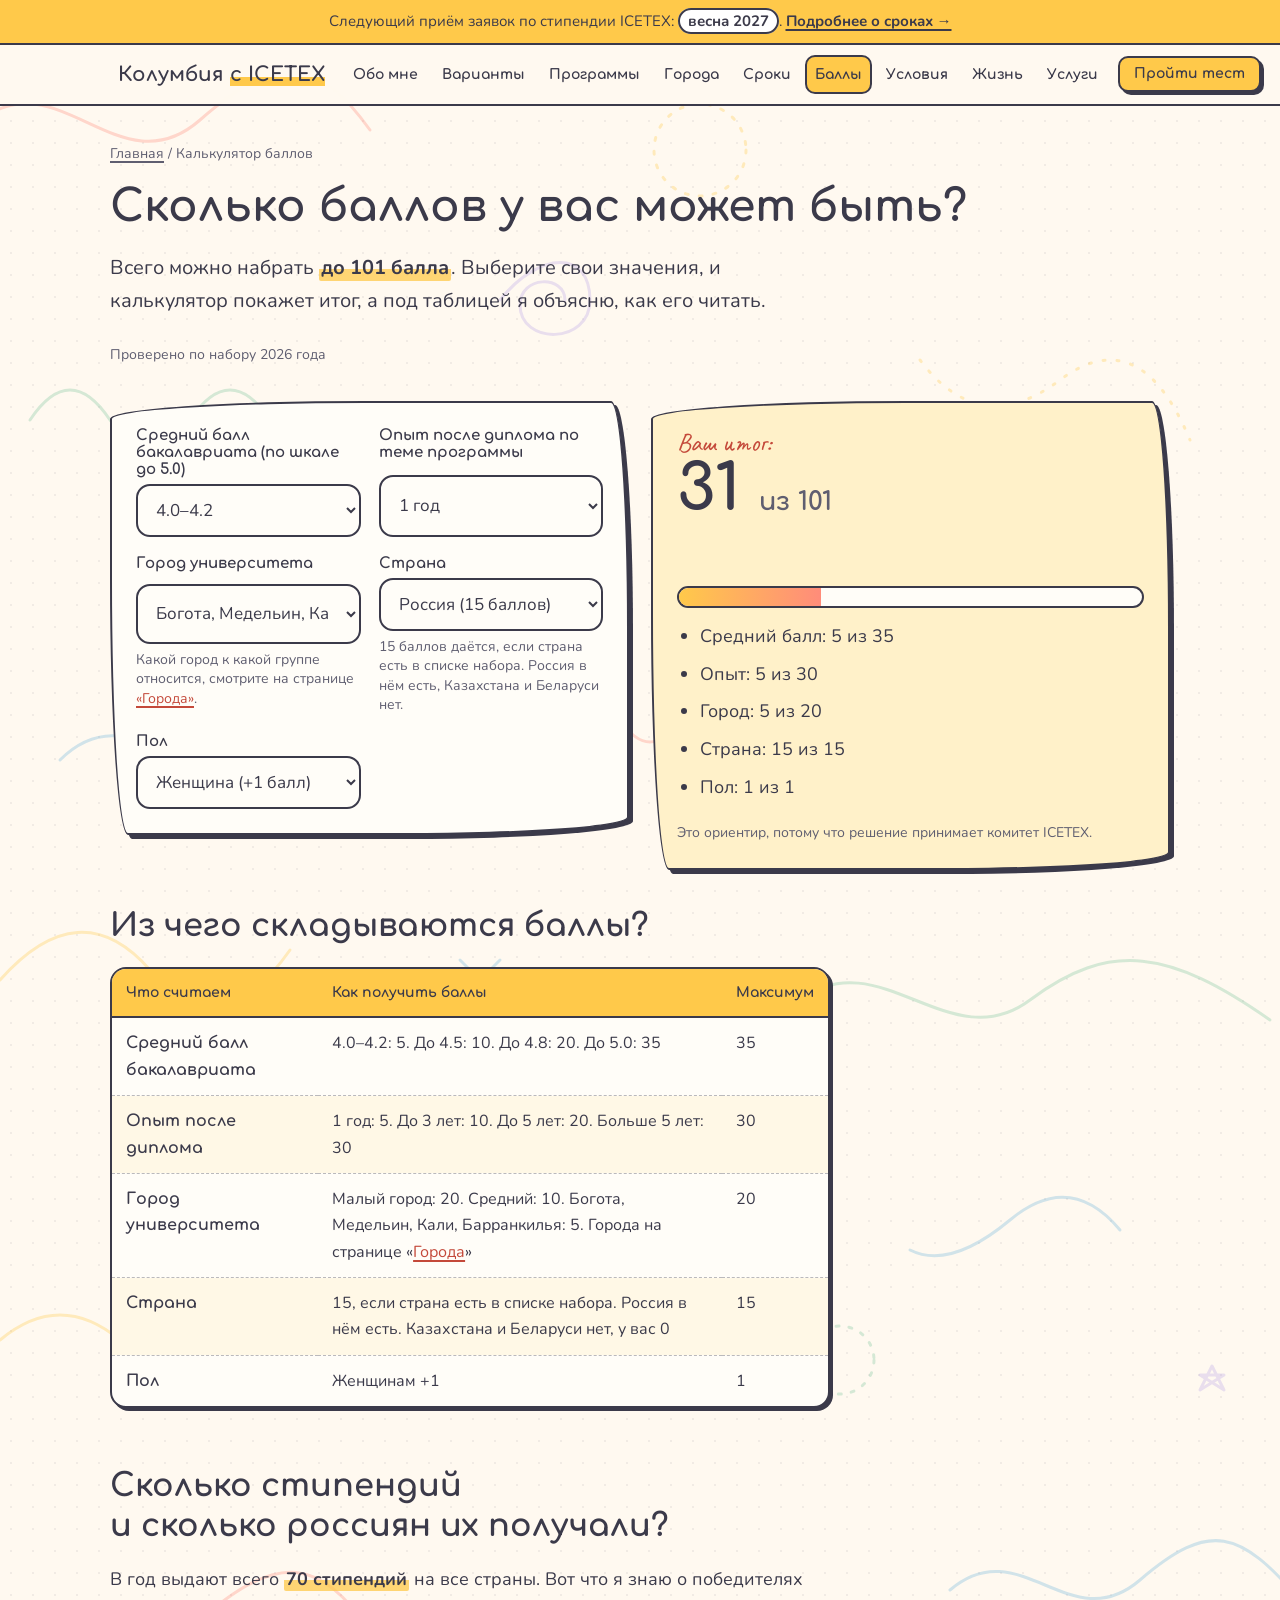
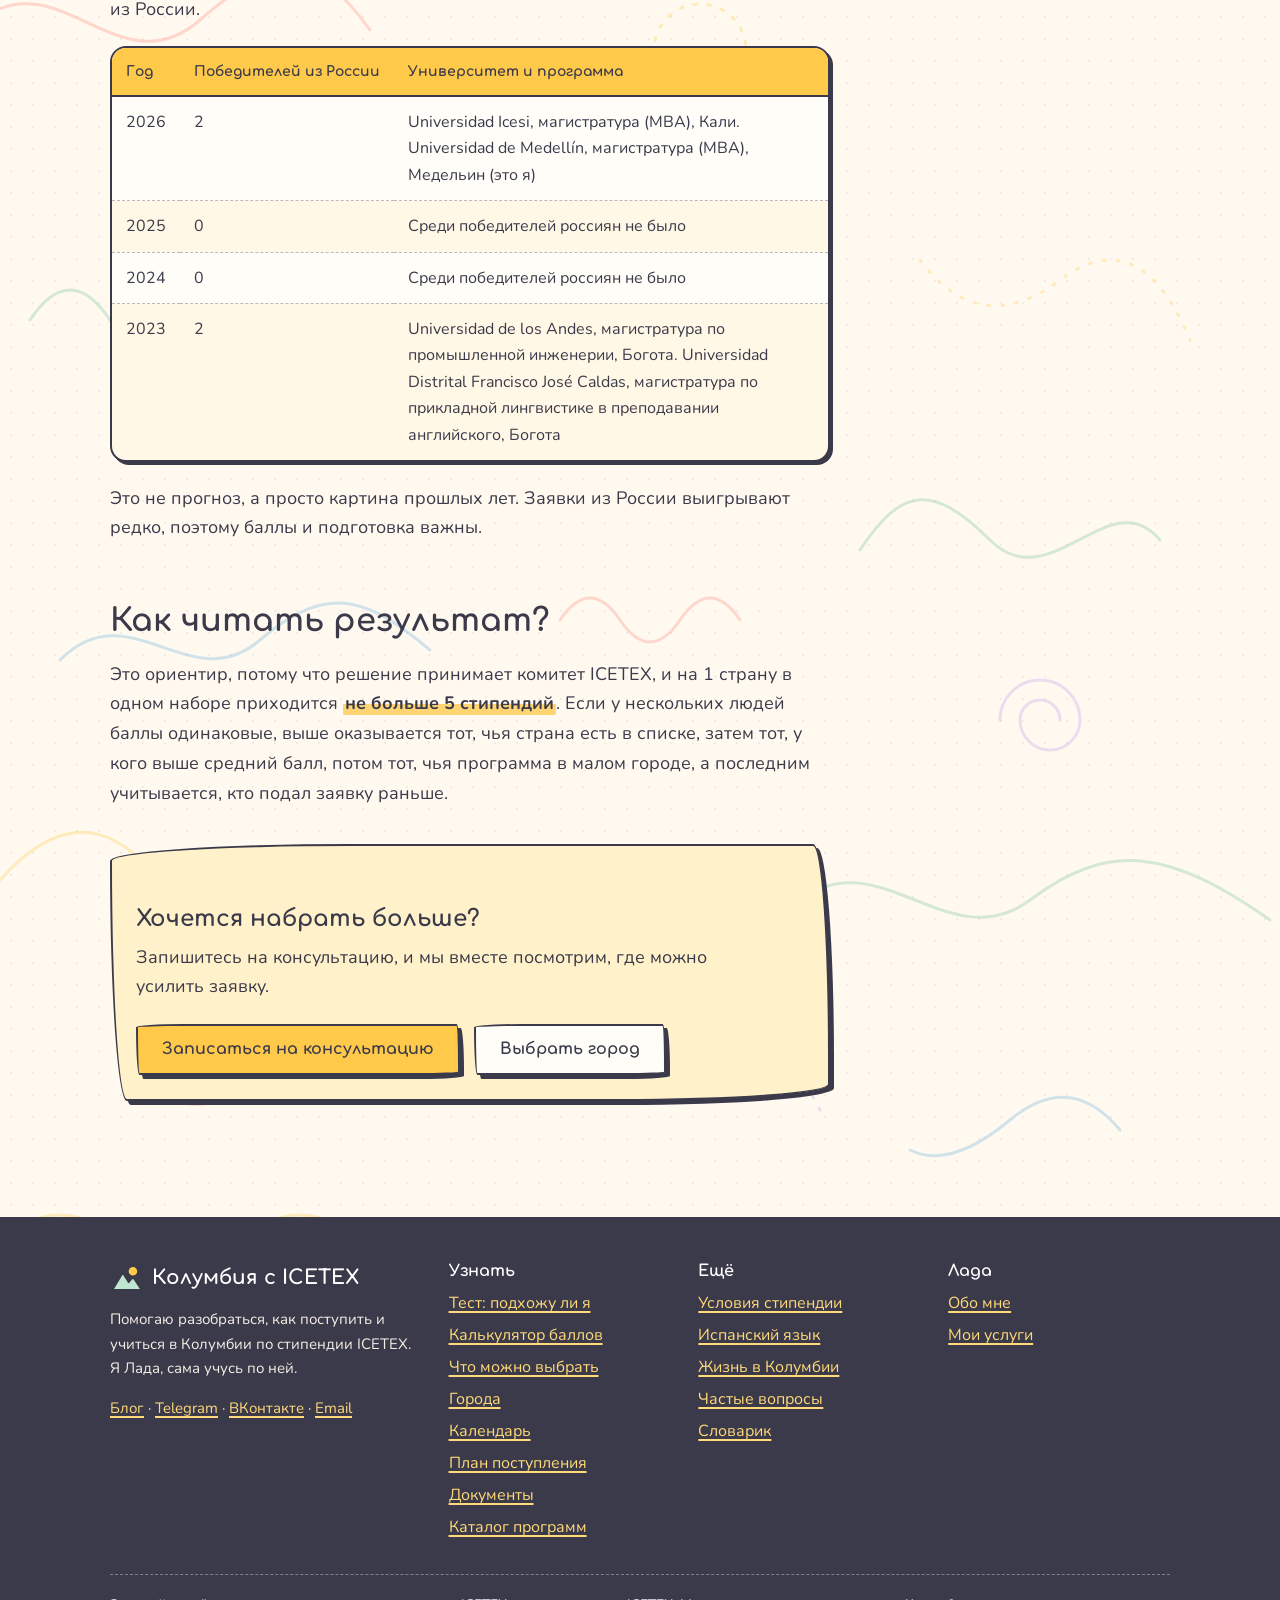
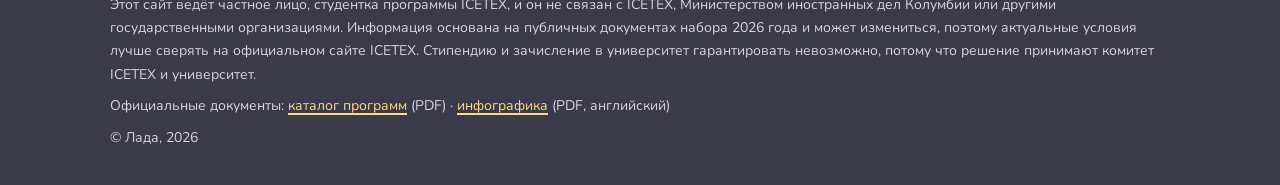
<file: baly/index.html>
<!DOCTYPE html>
<html lang="ru">
<head>
<meta charset="utf-8">
<meta name="viewport" content="width=device-width, initial-scale=1">
<title>Калькулятор баллов ICETEX: сколько баллов у вас может быть из 101</title>
<meta name="description" content="Посчитайте свои баллы по правилам набора 2026 года: средний балл, опыт, город, страна. Максимум 101.">
<meta property="og:type" content="website">
<meta property="og:locale" content="ru_RU">
<meta property="og:title" content="Калькулятор баллов ICETEX: сколько баллов у вас может быть из 101">
<meta property="og:description" content="Посчитайте свои баллы по правилам набора 2026 года: средний балл, опыт, город, страна. Максимум 101.">
<meta property="og:url" content="https://USERNAME.github.io/REPO/baly/">
<meta name="theme-color" content="#FFC94A">
<link rel="icon" href="../assets/img/favicon.svg" type="image/svg+xml">
<link rel="preconnect" href="https://fonts.googleapis.com">
<link rel="preconnect" href="https://fonts.gstatic.com" crossorigin>
<link href="https://fonts.googleapis.com/css2?family=Caveat:wght@600&family=Comfortaa:wght@700&family=Nunito:wght@400;600;700;800&display=swap" rel="stylesheet">
<link rel="stylesheet" href="../assets/css/style.css">
</head>
<body>
<a class="skip-link" href="#main">Перейти к содержимому</a>

<!-- Плашка про ближайший набор: одинаковая на всех страницах -->
<div class="notice" role="note">
 <div class="notice__inner">
  <p>Следующий приём заявок по стипендии ICETEX: <mark class="hl hl--strong">весна 2027</mark>. <a href="../sroki/">Подробнее о сроках →</a></p>
 </div>
</div>

<header class="site-header">
 <div class="site-header__inner">
  <a class="logo" href="../" aria-label="На главную"><svg viewBox="0 0 40 40" aria-hidden="true"><circle cx="27" cy="12" r="6" fill="#FFC94A" stroke="#3B3A4A" stroke-width="2"/><path d="M3 34 L15 14 L22 25 L27 19 L37 34 Z" fill="#BFE6D0" stroke="#3B3A4A" stroke-width="2" stroke-linejoin="round"/></svg><span>Колумбия <em>с ICETEX</em></span></a>
  <button class="menu-toggle" type="button" aria-expanded="false" aria-controls="site-nav">Меню</button>
  <nav class="nav" id="site-nav" aria-label="Основное меню">
   <a href="../obo-mne/">Обо мне</a><a href="../varianty/">Варианты</a><a href="../katalog/">Программы</a><a href="../goroda/">Города</a><a href="../sroki/">Сроки</a><a href="../baly/" aria-current="page">Баллы</a><a href="../usloviya/">Условия</a><a href="../byudzhet/">Жизнь</a><a href="../uslugi/">Услуги</a>
   <a class="btn" href="../test/">Пройти тест</a>
  </nav>
 </div>
</header>

<main id="main">
<section class="page-head"><div class="container"><nav class="crumbs" aria-label="Хлебные крошки"><a href="../">Главная</a> / Калькулятор баллов</nav><h1>Сколько баллов у вас может быть?</h1><p class="lead">Всего можно набрать <mark class="hl">до 101 балла</mark>. Выберите свои значения, и калькулятор покажет итог, а под таблицей я объясню, как его читать.</p><span class="checked">Проверено по <span data-cfg-date>набору 2026 года</span></span></div></section>
<section class="section" style="padding-top:8px"><div class="container">
 <div class="grid grid--2" style="align-items:start">
  <form id="calc" class="card form" onsubmit="return false" aria-label="Калькулятор баллов">
   <div class="calc-grid">
    <div class="field"><label for="gpa">Средний балл бакалавриата (по шкале до 5.0)</label>
     <select id="gpa" name="gpa">
      <option value="-1">Ниже 4.0</option>
      <option value="5" selected>4.0–4.2</option>
      <option value="10">4.3–4.5</option>
      <option value="20">4.6–4.8</option>
      <option value="35">4.9–5.0</option>
     </select></div>
    <div class="field"><label for="exp">Опыт после диплома по теме программы</label>
     <select id="exp" name="exp">
      <option value="-1">Меньше 1 года</option>
      <option value="5" selected>1 год</option>
      <option value="10">Больше 1 года, до 3 лет</option>
      <option value="20">От 3 до 5 лет</option>
      <option value="30">Больше 5 лет</option>
     </select></div>
    <div class="field"><label for="city">Город университета</label>
     <select id="city" name="city">
      <option value="20">Малый город (20 баллов)</option>
      <option value="10">Средний город (10 баллов)</option>
      <option value="5" selected>Богота, Медельин, Кали, Барранкилья (5 баллов)</option>
     </select><small>Какой город к какой группе относится, смотрите на странице <a href="../goroda/">«Города»</a>.</small></div>
    <div class="field"><label for="country">Страна</label>
     <select id="country" name="country">
      <option value="15" selected>Россия (15 баллов)</option>
      <option value="0">Казахстан, Беларусь (0 баллов)</option>
      <option value="0">Другая страна (проверьте список в правилах набора)</option>
     </select><small>15 баллов даётся, если страна есть в списке набора. Россия в нём есть, Казахстана и Беларуси нет.</small></div>
    <div class="field"><label for="gender">Пол</label>
     <select id="gender" name="gender">
      <option value="1" selected>Женщина (+1 балл)</option>
      <option value="0">Мужчина (0 баллов)</option>
     </select></div>
   </div>
   <p class="callout callout--coral" id="calc-warn" role="alert" hidden></p>
  </form>
  <div class="card card--sun" aria-live="polite">
   <p class="note" style="margin:0">Ваш итог:</p>
   <p class="result__score"><span id="calc-total">0</span> <small>из 101</small></p>
   <div class="meter" role="progressbar" aria-valuemin="0" aria-valuemax="101" aria-valuenow="0" aria-label="Баллы"><i id="calc-meter"></i></div>
   <ul id="calc-parts"></ul>
   <p class="count-note">Это ориентир, потому что решение принимает комитет ICETEX.</p>
  </div>
 </div>

 <div class="text prose" style="margin-top:36px">
  <h2>Из чего складываются баллы?</h2>
  <div class="table-wrap "><table><thead><tr><th scope="col">Что считаем</th><th scope="col">Как получить баллы</th><th scope="col">Максимум</th></tr></thead><tbody><tr><td><strong>Средний балл бакалавриата</strong></td><td>4.0–4.2: 5. До 4.5: 10. До 4.8: 20. До 5.0: 35</td><td>35</td></tr><tr><td><strong>Опыт после диплома</strong></td><td>1 год: 5. До 3 лет: 10. До 5 лет: 20. Больше 5 лет: 30</td><td>30</td></tr><tr><td><strong>Город университета</strong></td><td>Малый город: 20. Средний: 10. Богота, Медельин, Кали, Барранкилья: 5. Города на странице «<a href="../goroda/">Города</a>»</td><td>20</td></tr><tr><td><strong>Страна</strong></td><td>15, если страна есть в списке набора. Россия в нём есть. Казахстана и Беларуси нет, у вас 0</td><td>15</td></tr><tr><td><strong>Пол</strong></td><td>Женщинам +1</td><td>1</td></tr></tbody></table></div>
  <h2 id="rossiyane">Сколько стипендий<br>и сколько россиян их получали?</h2>
  <p>В год выдают всего <mark class="hl">70 стипендий</mark> на все страны. Вот что я знаю о победителях из России.</p>
  <div class="table-wrap "><table><thead><tr><th scope="col">Год</th><th scope="col">Победителей из России</th><th scope="col">Университет и программа</th></tr></thead><tbody><tr><td>2026</td><td>2</td><td>Universidad Icesi, магистратура (MBA), Кали. Universidad de Medellín, магистратура (MBA), Медельин (это я)</td></tr><tr><td>2025</td><td>0</td><td>Среди победителей россиян не было</td></tr><tr><td>2024</td><td>0</td><td>Среди победителей россиян не было</td></tr><tr><td>2023</td><td>2</td><td>Universidad de los Andes, магистратура по промышленной инженерии, Богота. Universidad Distrital Francisco José Caldas, магистратура по прикладной лингвистике в преподавании английского, Богота</td></tr></tbody></table></div><p>Это не прогноз, а просто картина прошлых лет. Заявки из России выигрывают редко, поэтому баллы и подготовка важны.</p>
  <h2>Как читать результат?</h2>
  <p>Это ориентир, потому что решение принимает комитет ICETEX, и на 1 страну в одном наборе приходится <mark class="hl">не больше 5 стипендий</mark>. Если у нескольких людей баллы одинаковые, выше оказывается тот, чья страна есть в списке, затем тот, у кого выше средний балл, потом тот, чья программа в малом городе, а последним учитывается, кто подал заявку раньше.</p>
  <div class="card card--sun cta-box"><h3>Хочется набрать больше?</h3><p>Запишитесь на консультацию, и мы вместе посмотрим, где можно усилить заявку.</p><div class="btn-row"><a class="btn " href="../uslugi/#zapis">Записаться на консультацию</a><a class="btn btn--ghost" href="../goroda/">Выбрать город</a></div></div>
 </div>
</div></section>

</main>

<div class="float-cta"><a class="btn" href="../test/">Пройти тест</a></div>

<footer class="site-footer">
 <div class="container">
  <div class="footer__grid">
   <div class="footer__about">
    <a class="logo" href="../" style="color:#fff"><svg viewBox="0 0 40 40" aria-hidden="true"><circle cx="27" cy="12" r="6" fill="#FFC94A" stroke="#3B3A4A" stroke-width="2"/><path d="M3 34 L15 14 L22 25 L27 19 L37 34 Z" fill="#BFE6D0" stroke="#3B3A4A" stroke-width="2" stroke-linejoin="round"/></svg><span>Колумбия с ICETEX</span></a>
    <p style="margin-top:12px">Помогаю разобраться, как поступить и учиться в Колумбии по стипендии ICETEX. Я Лада, сама учусь по ней.</p>
    <p><a data-cfg="instagram" class="is-todo " href="#">Блог</a> · <a data-cfg="telegram" class="is-todo " href="#">Telegram</a> · <a data-cfg="vk" class="is-todo " href="#">ВКонтакте</a> · <a data-cfg="email" class="is-todo " href="#">Email</a></p>
   </div>
   <div><h4>Узнать</h4><ul><li><a href="../test/">Тест: подхожу ли я</a></li><li><a href="../baly/">Калькулятор баллов</a></li><li><a href="../varianty/">Что можно выбрать</a></li><li><a href="../goroda/">Города</a></li><li><a href="../sroki/">Календарь</a></li><li><a href="../plan/">План поступления</a></li><li><a href="../dokumenty/">Документы</a></li><li><a href="../katalog/">Каталог программ</a></li></ul></div>
   <div><h4>Ещё</h4><ul><li><a href="../usloviya/">Условия стипендии</a></li><li><a href="../ispanskij/">Испанский язык</a></li><li><a href="../byudzhet/">Жизнь в Колумбии</a></li><li><a href="../voprosy/">Частые вопросы</a></li><li><a href="../slovar/">Словарик</a></li></ul></div>
   <div><h4>Лада</h4><ul><li><a href="../obo-mne/">Обо мне</a></li><li><a href="../uslugi/">Мои услуги</a></li></ul></div>
  </div>
  <div class="disclaimer">
   <p>Этот сайт ведёт частное лицо, студентка программы ICETEX, и он не связан с ICETEX, Министерством иностранных дел Колумбии или другими государственными организациями. Информация основана на публичных документах набора 2026 года и может измениться, поэтому актуальные условия лучше сверять на официальном сайте ICETEX. Стипендию и зачисление в университет гарантировать невозможно, потому что решение принимают комитет ICETEX и университет.</p>
   <p>Официальные документы: <a data-cfg="catalog" href="#">каталог программ</a> (PDF) · <a data-cfg="info" href="#">инфографика</a> (PDF, английский)</p>
   <p>© Лада, 2026</p>
  </div>
 </div>
</footer>

<script src="../assets/js/config.js"></script>
<script src="../assets/js/main.js"></script>
</body>
</html>
</file>
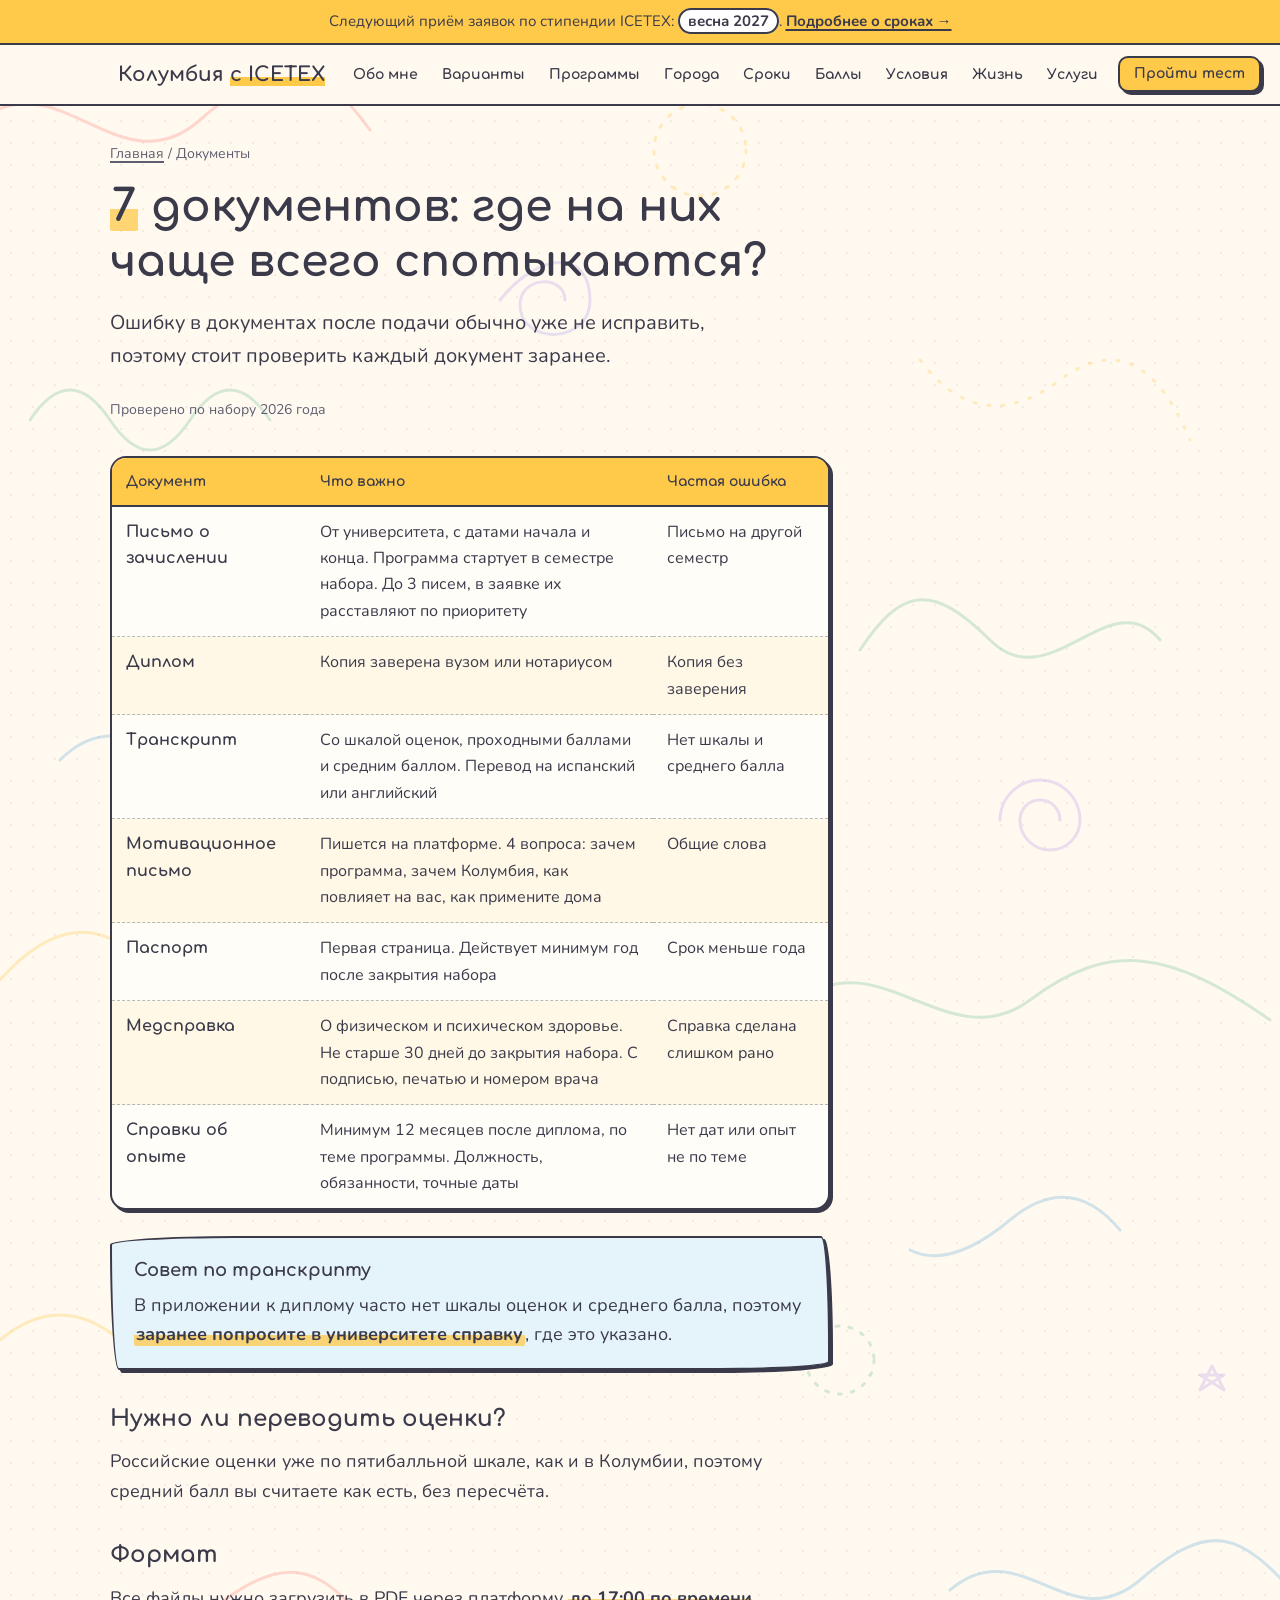
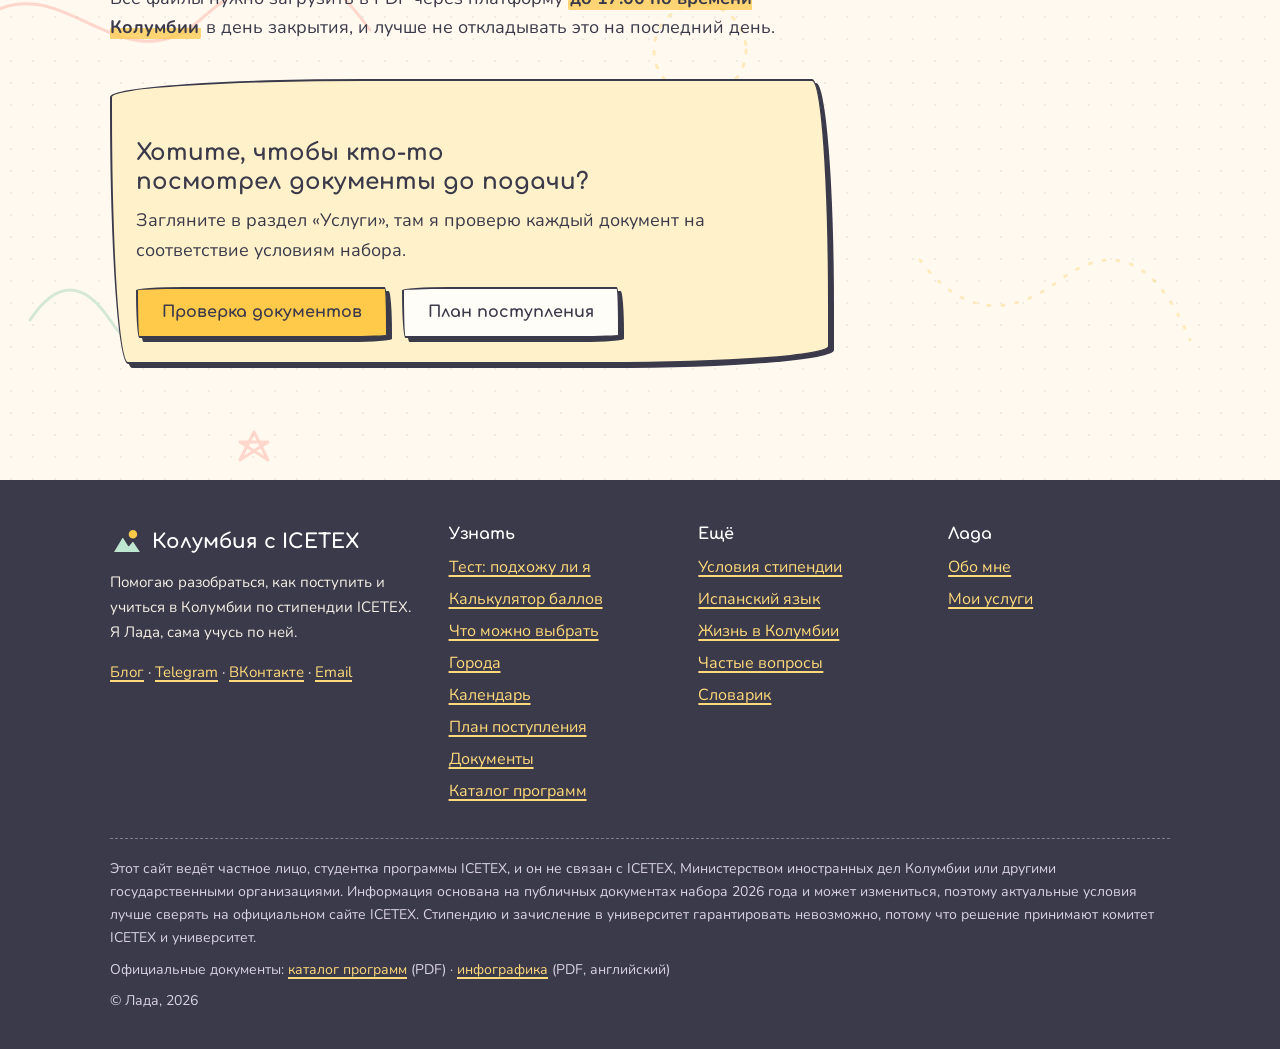
<file: dokumenty/index.html>
<!DOCTYPE html>
<html lang="ru">
<head>
<meta charset="utf-8">
<meta name="viewport" content="width=device-width, initial-scale=1">
<title>Документы для стипендии ICETEX: список и частые ошибки</title>
<meta name="description" content="7 документов для заявки на стипендию ICETEX: что важно в каждом и где чаще всего ошибаются.">
<meta property="og:type" content="website">
<meta property="og:locale" content="ru_RU">
<meta property="og:title" content="Документы для стипендии ICETEX: список и частые ошибки">
<meta property="og:description" content="7 документов для заявки на стипендию ICETEX: что важно в каждом и где чаще всего ошибаются.">
<meta property="og:url" content="https://USERNAME.github.io/REPO/dokumenty/">
<meta name="theme-color" content="#FFC94A">
<link rel="icon" href="../assets/img/favicon.svg" type="image/svg+xml">
<link rel="preconnect" href="https://fonts.googleapis.com">
<link rel="preconnect" href="https://fonts.gstatic.com" crossorigin>
<link href="https://fonts.googleapis.com/css2?family=Caveat:wght@600&family=Comfortaa:wght@700&family=Nunito:wght@400;600;700;800&display=swap" rel="stylesheet">
<link rel="stylesheet" href="../assets/css/style.css">
</head>
<body>
<a class="skip-link" href="#main">Перейти к содержимому</a>

<!-- Плашка про ближайший набор: одинаковая на всех страницах -->
<div class="notice" role="note">
 <div class="notice__inner">
  <p>Следующий приём заявок по стипендии ICETEX: <mark class="hl hl--strong">весна 2027</mark>. <a href="../sroki/">Подробнее о сроках →</a></p>
 </div>
</div>

<header class="site-header">
 <div class="site-header__inner">
  <a class="logo" href="../" aria-label="На главную"><svg viewBox="0 0 40 40" aria-hidden="true"><circle cx="27" cy="12" r="6" fill="#FFC94A" stroke="#3B3A4A" stroke-width="2"/><path d="M3 34 L15 14 L22 25 L27 19 L37 34 Z" fill="#BFE6D0" stroke="#3B3A4A" stroke-width="2" stroke-linejoin="round"/></svg><span>Колумбия <em>с ICETEX</em></span></a>
  <button class="menu-toggle" type="button" aria-expanded="false" aria-controls="site-nav">Меню</button>
  <nav class="nav" id="site-nav" aria-label="Основное меню">
   <a href="../obo-mne/">Обо мне</a><a href="../varianty/">Варианты</a><a href="../katalog/">Программы</a><a href="../goroda/">Города</a><a href="../sroki/">Сроки</a><a href="../baly/">Баллы</a><a href="../usloviya/">Условия</a><a href="../byudzhet/">Жизнь</a><a href="../uslugi/">Услуги</a>
   <a class="btn" href="../test/">Пройти тест</a>
  </nav>
 </div>
</header>

<main id="main">
<section class="page-head"><div class="container"><nav class="crumbs" aria-label="Хлебные крошки"><a href="../">Главная</a> / Документы</nav><h1><mark class="hl">7</mark> документов: где на них чаще всего спотыкаются?</h1><p class="lead">Ошибку в документах после подачи обычно уже не исправить, поэтому стоит проверить каждый документ заранее.</p><span class="checked">Проверено по <span data-cfg-date>набору 2026 года</span></span></div></section><section class="section" style="padding-top:8px"><div class="container"><div class="text prose"><div class="table-wrap "><table><thead><tr><th scope="col">Документ</th><th scope="col">Что важно</th><th scope="col">Частая ошибка</th></tr></thead><tbody><tr><td><strong>Письмо о зачислении</strong></td><td>От университета, с датами начала и конца. Программа стартует в семестре набора. До 3 писем, в заявке их расставляют по приоритету</td><td>Письмо на другой семестр</td></tr><tr><td><strong>Диплом</strong></td><td>Копия заверена вузом или нотариусом</td><td>Копия без заверения</td></tr><tr><td><strong>Транскрипт</strong></td><td>Со шкалой оценок, проходными баллами и средним баллом. Перевод на испанский или английский</td><td>Нет шкалы и среднего балла</td></tr><tr><td><strong>Мотивационное письмо</strong></td><td>Пишется на платформе. 4 вопроса: зачем программа, зачем Колумбия, как повлияет на вас, как примените дома</td><td>Общие слова</td></tr><tr><td><strong>Паспорт</strong></td><td>Первая страница. Действует минимум год после закрытия набора</td><td>Срок меньше года</td></tr><tr><td><strong>Медсправка</strong></td><td>О физическом и психическом здоровье. Не старше 30 дней до закрытия набора. С подписью, печатью и номером врача</td><td>Справка сделана слишком рано</td></tr><tr><td><strong>Справки об опыте</strong></td><td>Минимум 12 месяцев после диплома, по теме программы. Должность, обязанности, точные даты</td><td>Нет дат или опыт не по теме</td></tr></tbody></table></div>
<div class="callout callout--sky"><strong class="callout__title">Совет по транскрипту</strong><p>В приложении к диплому часто нет шкалы оценок и среднего балла, поэтому <mark class="hl">заранее попросите в университете справку</mark>, где это указано.</p></div>
<h3>Нужно ли переводить оценки?</h3>
<p>Российские оценки уже по пятибалльной шкале, как и в Колумбии, поэтому средний балл вы считаете как есть, без пересчёта.</p>
<h3>Формат</h3>
<p>Все файлы нужно загрузить в PDF через платформу <mark class="hl">до 17:00 по времени Колумбии</mark> в день закрытия, и лучше не откладывать это на последний день.</p>
<div class="card card--sun cta-box"><h3>Хотите, чтобы кто-то посмотрел документы до подачи?</h3><p>Загляните в раздел «Услуги», там я проверю каждый документ на соответствие условиям набора.</p><div class="btn-row"><a class="btn " href="../uslugi/#proverka">Проверка документов</a><a class="btn btn--ghost" href="../plan/">План поступления</a></div></div></div></div></section>
</main>

<div class="float-cta"><a class="btn" href="../test/">Пройти тест</a></div>

<footer class="site-footer">
 <div class="container">
  <div class="footer__grid">
   <div class="footer__about">
    <a class="logo" href="../" style="color:#fff"><svg viewBox="0 0 40 40" aria-hidden="true"><circle cx="27" cy="12" r="6" fill="#FFC94A" stroke="#3B3A4A" stroke-width="2"/><path d="M3 34 L15 14 L22 25 L27 19 L37 34 Z" fill="#BFE6D0" stroke="#3B3A4A" stroke-width="2" stroke-linejoin="round"/></svg><span>Колумбия с ICETEX</span></a>
    <p style="margin-top:12px">Помогаю разобраться, как поступить и учиться в Колумбии по стипендии ICETEX. Я Лада, сама учусь по ней.</p>
    <p><a data-cfg="instagram" class="is-todo " href="#">Блог</a> · <a data-cfg="telegram" class="is-todo " href="#">Telegram</a> · <a data-cfg="vk" class="is-todo " href="#">ВКонтакте</a> · <a data-cfg="email" class="is-todo " href="#">Email</a></p>
   </div>
   <div><h4>Узнать</h4><ul><li><a href="../test/">Тест: подхожу ли я</a></li><li><a href="../baly/">Калькулятор баллов</a></li><li><a href="../varianty/">Что можно выбрать</a></li><li><a href="../goroda/">Города</a></li><li><a href="../sroki/">Календарь</a></li><li><a href="../plan/">План поступления</a></li><li><a href="../dokumenty/">Документы</a></li><li><a href="../katalog/">Каталог программ</a></li></ul></div>
   <div><h4>Ещё</h4><ul><li><a href="../usloviya/">Условия стипендии</a></li><li><a href="../ispanskij/">Испанский язык</a></li><li><a href="../byudzhet/">Жизнь в Колумбии</a></li><li><a href="../voprosy/">Частые вопросы</a></li><li><a href="../slovar/">Словарик</a></li></ul></div>
   <div><h4>Лада</h4><ul><li><a href="../obo-mne/">Обо мне</a></li><li><a href="../uslugi/">Мои услуги</a></li></ul></div>
  </div>
  <div class="disclaimer">
   <p>Этот сайт ведёт частное лицо, студентка программы ICETEX, и он не связан с ICETEX, Министерством иностранных дел Колумбии или другими государственными организациями. Информация основана на публичных документах набора 2026 года и может измениться, поэтому актуальные условия лучше сверять на официальном сайте ICETEX. Стипендию и зачисление в университет гарантировать невозможно, потому что решение принимают комитет ICETEX и университет.</p>
   <p>Официальные документы: <a data-cfg="catalog" href="#">каталог программ</a> (PDF) · <a data-cfg="info" href="#">инфографика</a> (PDF, английский)</p>
   <p>© Лада, 2026</p>
  </div>
 </div>
</footer>

<script src="../assets/js/config.js"></script>
<script src="../assets/js/main.js"></script>
</body>
</html>
</file>
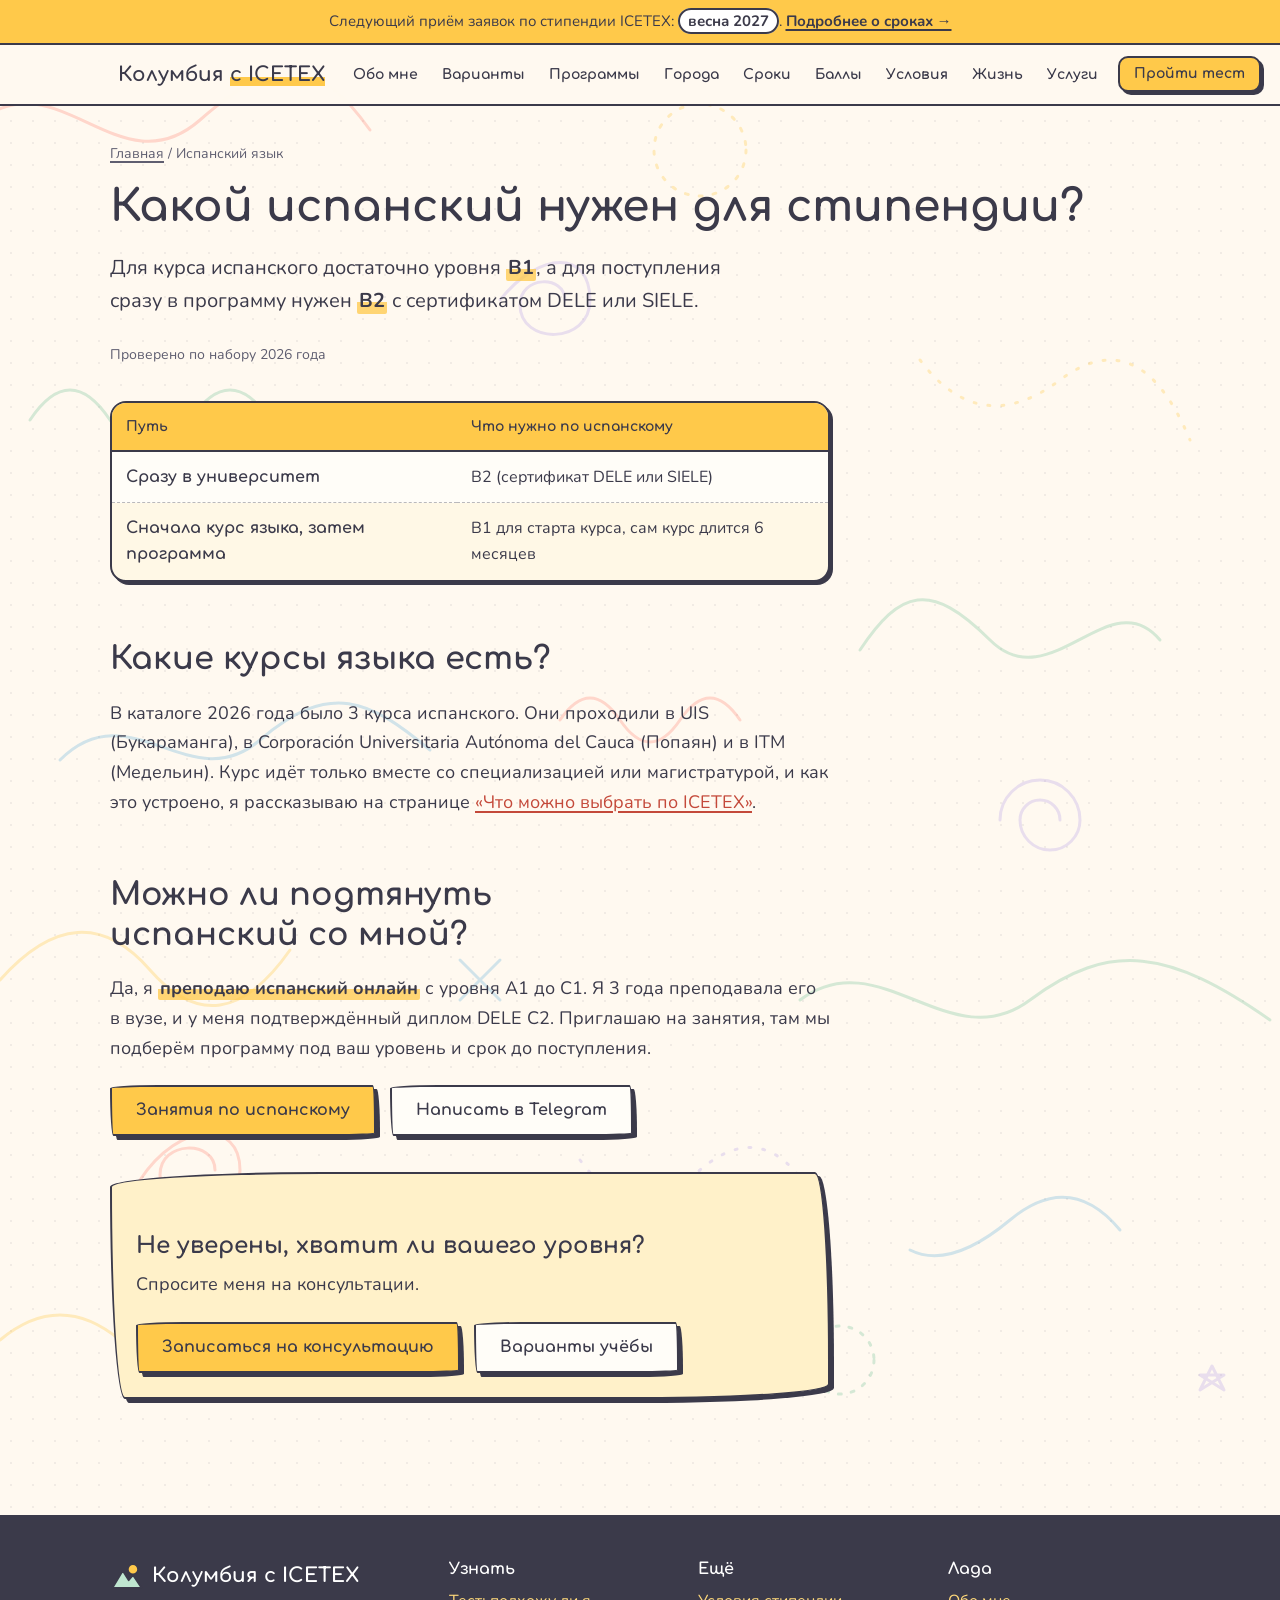
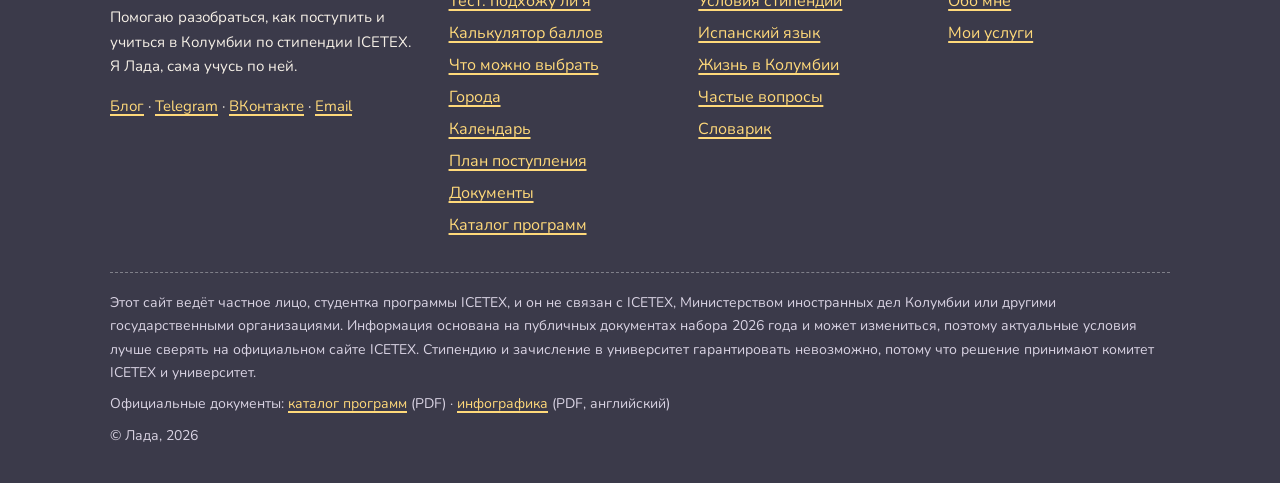
<file: ispanskij/index.html>
<!DOCTYPE html>
<html lang="ru">
<head>
<meta charset="utf-8">
<meta name="viewport" content="width=device-width, initial-scale=1">
<title>Какой испанский нужен для стипендии ICETEX</title>
<meta name="description" content="Какой уровень испанского нужен для поступления в Колумбию по стипендии ICETEX: B1 для курса языка и B2 для поступления сразу в программу.">
<meta property="og:type" content="website">
<meta property="og:locale" content="ru_RU">
<meta property="og:title" content="Какой испанский нужен для стипендии ICETEX">
<meta property="og:description" content="Какой уровень испанского нужен для поступления в Колумбию по стипендии ICETEX: B1 для курса языка и B2 для поступления сразу в программу.">
<meta property="og:url" content="https://USERNAME.github.io/REPO/ispanskij/">
<meta name="theme-color" content="#FFC94A">
<link rel="icon" href="../assets/img/favicon.svg" type="image/svg+xml">
<link rel="preconnect" href="https://fonts.googleapis.com">
<link rel="preconnect" href="https://fonts.gstatic.com" crossorigin>
<link href="https://fonts.googleapis.com/css2?family=Caveat:wght@600&family=Comfortaa:wght@700&family=Nunito:wght@400;600;700;800&display=swap" rel="stylesheet">
<link rel="stylesheet" href="../assets/css/style.css">
</head>
<body>
<a class="skip-link" href="#main">Перейти к содержимому</a>

<!-- Плашка про ближайший набор: одинаковая на всех страницах -->
<div class="notice" role="note">
 <div class="notice__inner">
  <p>Следующий приём заявок по стипендии ICETEX: <mark class="hl hl--strong">весна 2027</mark>. <a href="../sroki/">Подробнее о сроках →</a></p>
 </div>
</div>

<header class="site-header">
 <div class="site-header__inner">
  <a class="logo" href="../" aria-label="На главную"><svg viewBox="0 0 40 40" aria-hidden="true"><circle cx="27" cy="12" r="6" fill="#FFC94A" stroke="#3B3A4A" stroke-width="2"/><path d="M3 34 L15 14 L22 25 L27 19 L37 34 Z" fill="#BFE6D0" stroke="#3B3A4A" stroke-width="2" stroke-linejoin="round"/></svg><span>Колумбия <em>с ICETEX</em></span></a>
  <button class="menu-toggle" type="button" aria-expanded="false" aria-controls="site-nav">Меню</button>
  <nav class="nav" id="site-nav" aria-label="Основное меню">
   <a href="../obo-mne/">Обо мне</a><a href="../varianty/">Варианты</a><a href="../katalog/">Программы</a><a href="../goroda/">Города</a><a href="../sroki/">Сроки</a><a href="../baly/">Баллы</a><a href="../usloviya/">Условия</a><a href="../byudzhet/">Жизнь</a><a href="../uslugi/">Услуги</a>
   <a class="btn" href="../test/">Пройти тест</a>
  </nav>
 </div>
</header>

<main id="main">
<section class="page-head"><div class="container"><nav class="crumbs" aria-label="Хлебные крошки"><a href="../">Главная</a> / Испанский язык</nav><h1>Какой испанский нужен для стипендии?</h1><p class="lead">Для курса испанского достаточно уровня <mark class="hl">B1</mark>, а для поступления сразу в программу нужен <mark class="hl">B2</mark> с сертификатом DELE или SIELE.</p><span class="checked">Проверено по <span data-cfg-date>набору 2026 года</span></span></div></section><section class="section" style="padding-top:8px"><div class="container"><div class="text prose"><div class="table-wrap "><table><thead><tr><th scope="col">Путь</th><th scope="col">Что нужно по испанскому</th></tr></thead><tbody><tr><td><strong>Сразу в университет</strong></td><td>B2 (сертификат DELE или SIELE)</td></tr><tr><td><strong>Сначала курс языка, затем программа</strong></td><td>B1 для старта курса, сам курс длится 6 месяцев</td></tr></tbody></table></div>
<h2>Какие курсы языка есть?</h2>
<p>В каталоге 2026 года было 3 курса испанского. Они проходили в UIS (Букараманга), в Corporación Universitaria Autónoma del Cauca (Попаян) и в ITM (Медельин). Курс идёт только вместе со специализацией или магистратурой, и как это устроено, я рассказываю на странице <a href="../varianty/#kurs-yazyka">«Что можно выбрать по ICETEX»</a>.</p>
<h2>Можно ли подтянуть испанский со мной?</h2>
<p>Да, я <mark class="hl">преподаю испанский онлайн</mark> с уровня A1 до C1. Я 3 года преподавала его в вузе, и у меня подтверждённый диплом DELE C2. Приглашаю на занятия, там мы подберём программу под ваш уровень и срок до поступления.</p>
<div class="btn-row"><a class="btn" data-cfg="esp" href="#">Занятия по испанскому</a><a class="btn btn--ghost" data-cfg="telegram" href="#">Написать в Telegram</a></div>
<div class="card card--sun cta-box"><h3>Не уверены, хватит ли вашего уровня?</h3><p>Спросите меня на консультации.</p><div class="btn-row"><a class="btn " href="../uslugi/#zapis">Записаться на консультацию</a><a class="btn btn--ghost" href="../varianty/">Варианты учёбы</a></div></div></div></div></section>
</main>

<div class="float-cta"><a class="btn" href="../test/">Пройти тест</a></div>

<footer class="site-footer">
 <div class="container">
  <div class="footer__grid">
   <div class="footer__about">
    <a class="logo" href="../" style="color:#fff"><svg viewBox="0 0 40 40" aria-hidden="true"><circle cx="27" cy="12" r="6" fill="#FFC94A" stroke="#3B3A4A" stroke-width="2"/><path d="M3 34 L15 14 L22 25 L27 19 L37 34 Z" fill="#BFE6D0" stroke="#3B3A4A" stroke-width="2" stroke-linejoin="round"/></svg><span>Колумбия с ICETEX</span></a>
    <p style="margin-top:12px">Помогаю разобраться, как поступить и учиться в Колумбии по стипендии ICETEX. Я Лада, сама учусь по ней.</p>
    <p><a data-cfg="instagram" class="is-todo " href="#">Блог</a> · <a data-cfg="telegram" class="is-todo " href="#">Telegram</a> · <a data-cfg="vk" class="is-todo " href="#">ВКонтакте</a> · <a data-cfg="email" class="is-todo " href="#">Email</a></p>
   </div>
   <div><h4>Узнать</h4><ul><li><a href="../test/">Тест: подхожу ли я</a></li><li><a href="../baly/">Калькулятор баллов</a></li><li><a href="../varianty/">Что можно выбрать</a></li><li><a href="../goroda/">Города</a></li><li><a href="../sroki/">Календарь</a></li><li><a href="../plan/">План поступления</a></li><li><a href="../dokumenty/">Документы</a></li><li><a href="../katalog/">Каталог программ</a></li></ul></div>
   <div><h4>Ещё</h4><ul><li><a href="../usloviya/">Условия стипендии</a></li><li><a href="../ispanskij/">Испанский язык</a></li><li><a href="../byudzhet/">Жизнь в Колумбии</a></li><li><a href="../voprosy/">Частые вопросы</a></li><li><a href="../slovar/">Словарик</a></li></ul></div>
   <div><h4>Лада</h4><ul><li><a href="../obo-mne/">Обо мне</a></li><li><a href="../uslugi/">Мои услуги</a></li></ul></div>
  </div>
  <div class="disclaimer">
   <p>Этот сайт ведёт частное лицо, студентка программы ICETEX, и он не связан с ICETEX, Министерством иностранных дел Колумбии или другими государственными организациями. Информация основана на публичных документах набора 2026 года и может измениться, поэтому актуальные условия лучше сверять на официальном сайте ICETEX. Стипендию и зачисление в университет гарантировать невозможно, потому что решение принимают комитет ICETEX и университет.</p>
   <p>Официальные документы: <a data-cfg="catalog" href="#">каталог программ</a> (PDF) · <a data-cfg="info" href="#">инфографика</a> (PDF, английский)</p>
   <p>© Лада, 2026</p>
  </div>
 </div>
</footer>

<script src="../assets/js/config.js"></script>
<script src="../assets/js/main.js"></script>
</body>
</html>
</file>
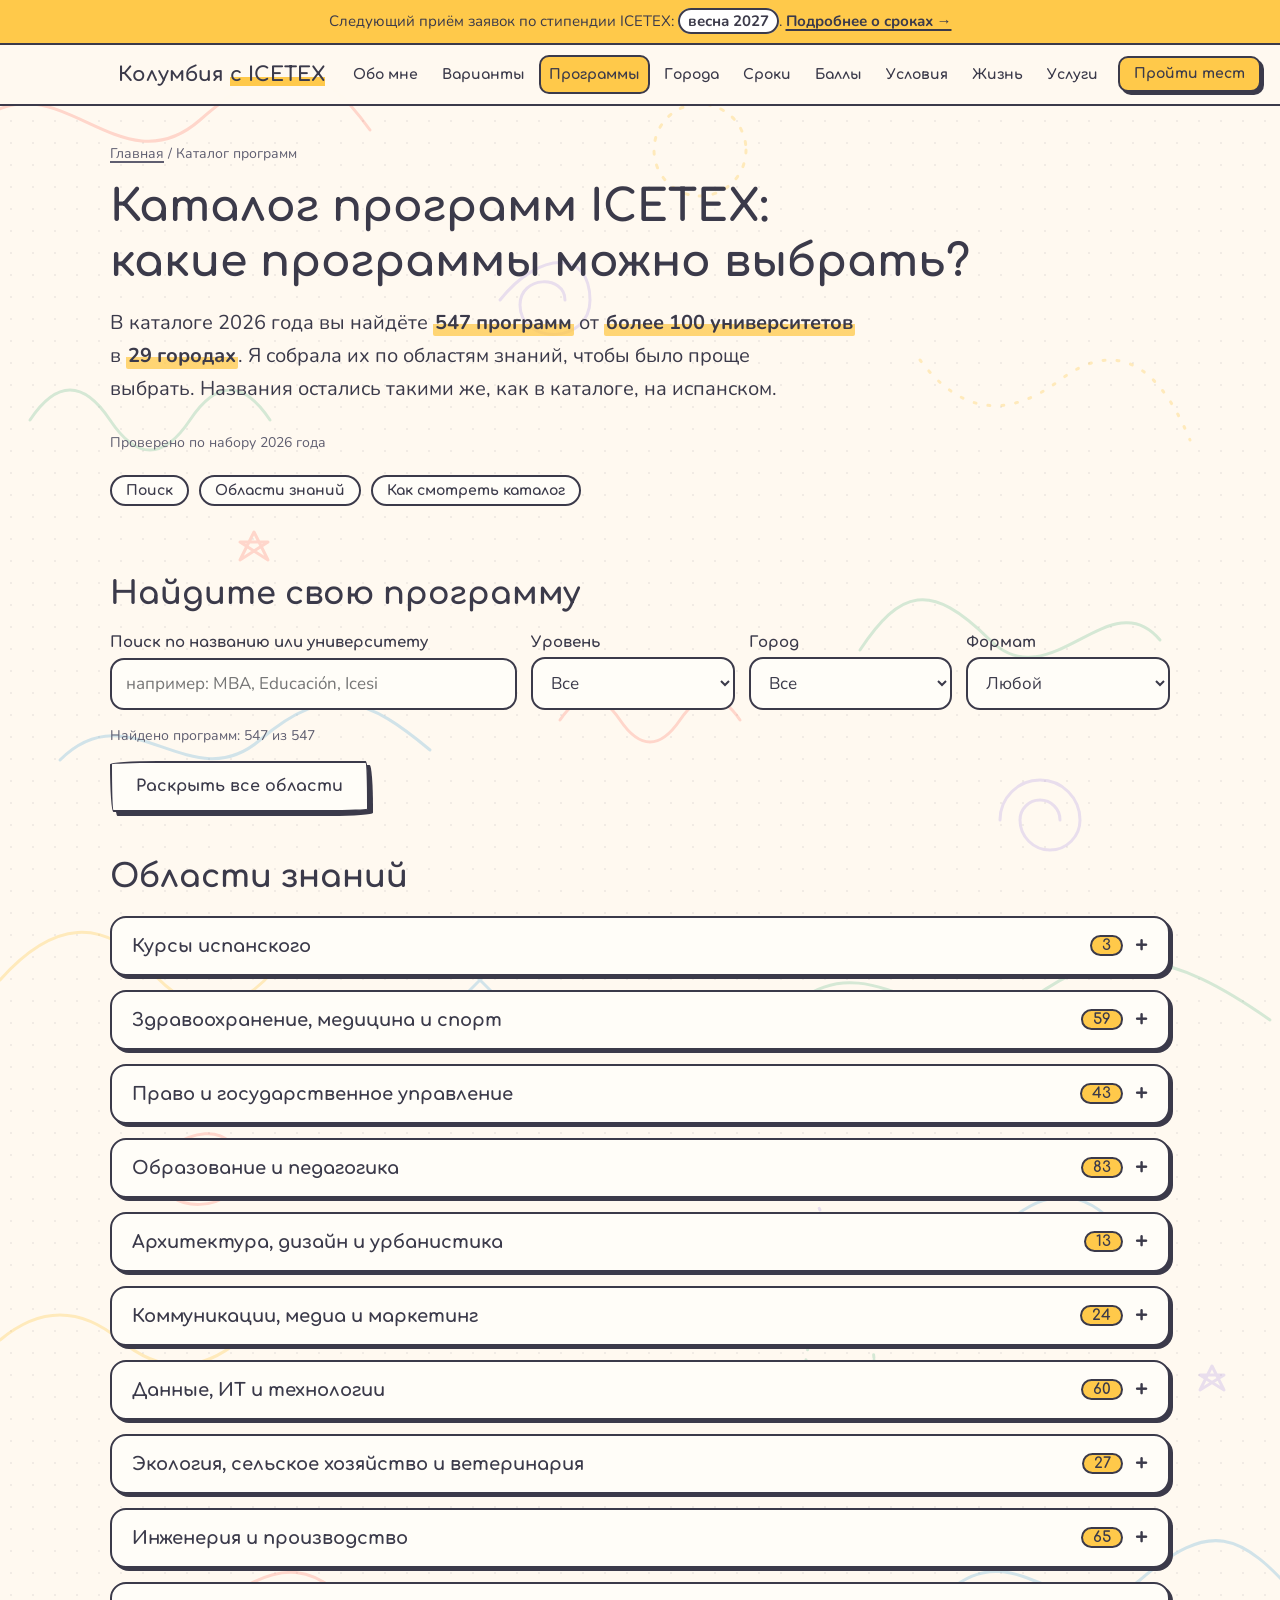
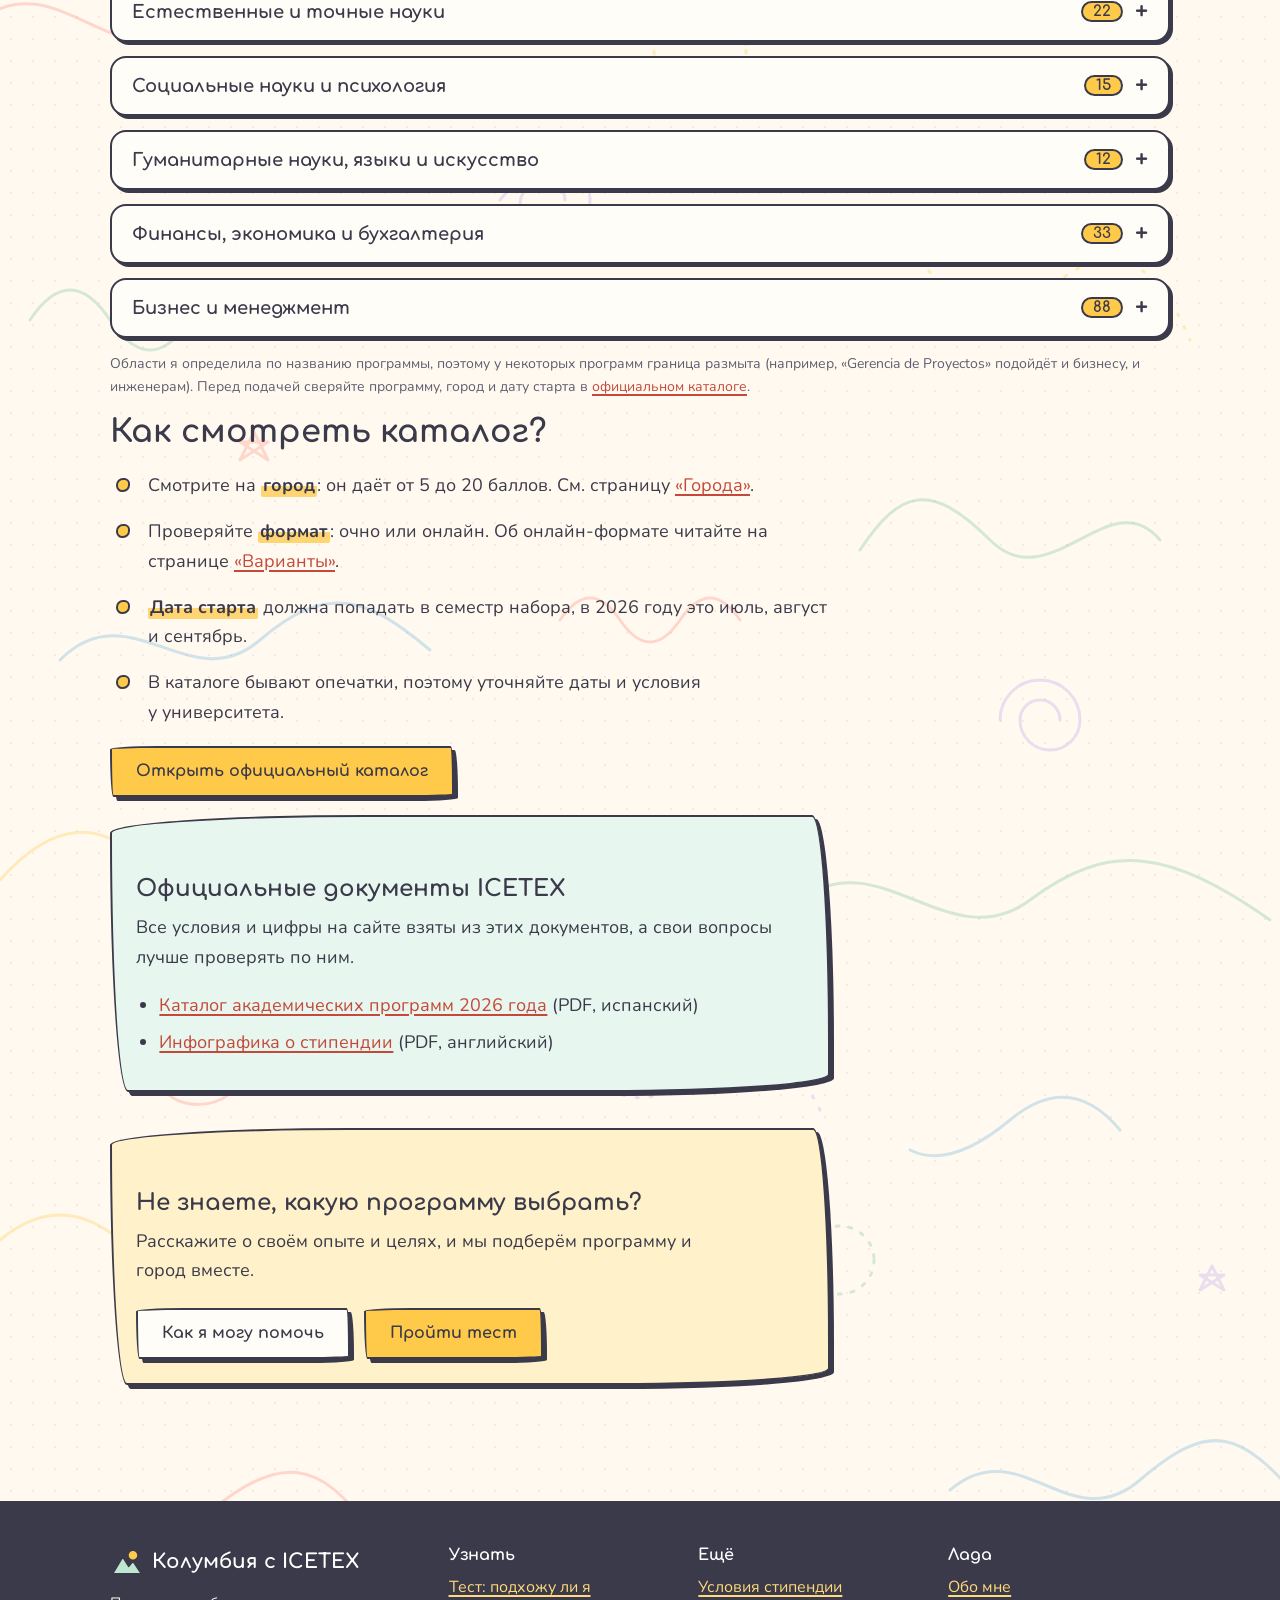
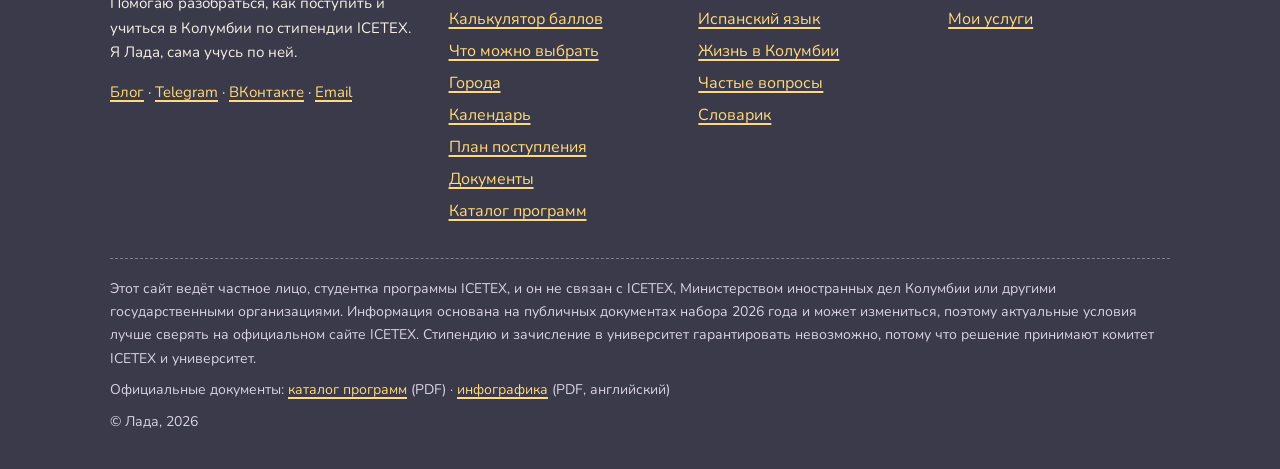
<file: katalog/index.html>
<!DOCTYPE html>
<html lang="ru">
<head>
<meta charset="utf-8">
<meta name="viewport" content="width=device-width, initial-scale=1">
<title>Каталог программ ICETEX: 547 программ по областям знаний</title>
<meta name="description" content="Все программы стипендии ICETEX 2026 года, собранные по областям знаний: университет, город, срок, формат и ссылка на программу.">
<meta property="og:type" content="website">
<meta property="og:locale" content="ru_RU">
<meta property="og:title" content="Каталог программ ICETEX: 547 программ по областям знаний">
<meta property="og:description" content="Все программы стипендии ICETEX 2026 года, собранные по областям знаний: университет, город, срок, формат и ссылка на программу.">
<meta property="og:url" content="https://USERNAME.github.io/REPO/katalog/">
<meta name="theme-color" content="#FFC94A">
<link rel="icon" href="../assets/img/favicon.svg" type="image/svg+xml">
<link rel="preconnect" href="https://fonts.googleapis.com">
<link rel="preconnect" href="https://fonts.gstatic.com" crossorigin>
<link href="https://fonts.googleapis.com/css2?family=Caveat:wght@600&family=Comfortaa:wght@700&family=Nunito:wght@400;600;700;800&display=swap" rel="stylesheet">
<link rel="stylesheet" href="../assets/css/style.css">
</head>
<body>
<a class="skip-link" href="#main">Перейти к содержимому</a>

<!-- Плашка про ближайший набор: одинаковая на всех страницах -->
<div class="notice" role="note">
 <div class="notice__inner">
  <p>Следующий приём заявок по стипендии ICETEX: <mark class="hl hl--strong">весна 2027</mark>. <a href="../sroki/">Подробнее о сроках →</a></p>
 </div>
</div>

<header class="site-header">
 <div class="site-header__inner">
  <a class="logo" href="../" aria-label="На главную"><svg viewBox="0 0 40 40" aria-hidden="true"><circle cx="27" cy="12" r="6" fill="#FFC94A" stroke="#3B3A4A" stroke-width="2"/><path d="M3 34 L15 14 L22 25 L27 19 L37 34 Z" fill="#BFE6D0" stroke="#3B3A4A" stroke-width="2" stroke-linejoin="round"/></svg><span>Колумбия <em>с ICETEX</em></span></a>
  <button class="menu-toggle" type="button" aria-expanded="false" aria-controls="site-nav">Меню</button>
  <nav class="nav" id="site-nav" aria-label="Основное меню">
   <a href="../obo-mne/">Обо мне</a><a href="../varianty/">Варианты</a><a href="../katalog/" aria-current="page">Программы</a><a href="../goroda/">Города</a><a href="../sroki/">Сроки</a><a href="../baly/">Баллы</a><a href="../usloviya/">Условия</a><a href="../byudzhet/">Жизнь</a><a href="../uslugi/">Услуги</a>
   <a class="btn" href="../test/">Пройти тест</a>
  </nav>
 </div>
</header>

<main id="main">
<section class="page-head"><div class="container"><nav class="crumbs" aria-label="Хлебные крошки"><a href="../">Главная</a> / Каталог программ</nav><h1>Каталог программ ICETEX:<br>какие программы можно выбрать?</h1><p class="lead">В каталоге 2026 года вы найдёте <mark class="hl">547 программ</mark> от <mark class="hl">более 100 университетов</mark> в <mark class="hl">29 городах</mark>. Я собрала их по областям знаний, чтобы было проще выбрать. Названия остались такими же, как в каталоге, на испанском.</p><span class="checked">Проверено по <span data-cfg-date>набору 2026 года</span></span><div style="margin-top:18px"><ul class="toc"><li><a href="#filtr">Поиск</a></li><li><a href="#oblasti">Области знаний</a></li><li><a href="#kak">Как смотреть каталог</a></li></ul></div></div></section>
<section class="section" style="padding-top:8px"><div class="container">
 <h2 id="filtr">Найдите свою программу</h2>
 <div class="prog-filters">
  <div class="field"><label for="prog-q">Поиск по названию или университету</label><input id="prog-q" type="search" placeholder="например: MBA, Educación, Icesi"></div>
  <div class="field"><label for="prog-level">Уровень</label><select id="prog-level"><option value="">Все</option><option>Магистратура</option><option>Специализация</option><option>Курс испанского</option></select></div>
  <div class="field"><label for="prog-city">Город</label><select id="prog-city"><option value="">Все</option><option>Армения</option><option>Барранкилья</option><option>Богота</option><option>Букараманга</option><option>Вильявисенсио</option><option>Ибаге</option><option>Йопал</option><option>Кали</option><option>Картахена</option><option>Кукута</option><option>Манисалес</option><option>Медельин</option><option>Мокоа</option><option>Монтерия</option><option>Нейва</option><option>Пальмира</option><option>Пасто</option><option>Перейра</option><option>Попаян</option><option>Пуэрто-Колумбия</option><option>Риоача</option><option>Сабанета</option><option>Санта-Марта</option><option>Санта-Роса-де-Кабаль</option><option>Санта-Роса-де-Осос</option><option>Синселехо</option><option>Тулуа</option><option>Тунха</option><option>Энвигадо</option></select></div>
  <div class="field"><label for="prog-mode">Формат</label><select id="prog-mode"><option value="">Любой</option><option value="очно">Очно</option><option value="онлайн">Онлайн</option></select></div>
 </div>
 <p class="count-note" id="prog-count" aria-live="polite"></p>
 <p><button class="btn btn--ghost" type="button" id="prog-toggle" style="width:auto">Раскрыть все области</button></p>
 <h2 id="oblasti" style="margin-top:1.4em">Области знаний</h2>
 <div class="areas"><details class="area" id="area-lang"><summary><span class="area__name">Курсы испанского</span> <span class="area__count" data-total="3">3</span></summary><div class="table-wrap"><table class="prog-table"><thead><tr><th scope="col">Программа и университет</th><th scope="col">Уровень</th><th scope="col">Город</th><th scope="col">Срок</th><th scope="col">Формат</th><th scope="col">Ссылка</th></tr></thead><tbody><tr data-level="Курс испанского" data-city="Попаян" data-mode="очно"><td class="prog-name"><strong>Curso de Español</strong><span class="prog-uni">Corporación Universitaria Autónoma del Cauca</span></td><td>Курс испанского</td><td>Попаян</td><td>6 месяцев</td><td>очно</td><td><a href="https://portal.uniautonoma.edu.co/admisiones/" target="_blank" rel="noopener">Сайт программы</a></td></tr><tr data-level="Курс испанского" data-city="Букараманга" data-mode="очно"><td class="prog-name"><strong>Curso de Español</strong><span class="prog-uni">Universidad Industrial de Santander</span></td><td>Курс испанского</td><td>Букараманга</td><td>6 месяцев</td><td>очно</td><td><a href="https://institutodelenguas.uis.edu.co/" target="_blank" rel="noopener">Сайт программы</a></td></tr><tr data-level="Курс испанского" data-city="Медельин" data-mode="очно"><td class="prog-name"><strong>Programa de Español para Extranjeros</strong><span class="prog-uni">Instituto Tecnológico Metropolitano - ITM</span></td><td>Курс испанского</td><td>Медельин</td><td>6 месяцев</td><td>очно</td><td><a href="https://www.itm.edu.co/centro-de-idiomas/itm-plurilingue/" target="_blank" rel="noopener">Сайт программы</a></td></tr></tbody></table></div></details>
<details class="area" id="area-health"><summary><span class="area__name">Здравоохранение, медицина и спорт</span> <span class="area__count" data-total="59">59</span></summary><div class="table-wrap"><table class="prog-table"><thead><tr><th scope="col">Программа и университет</th><th scope="col">Уровень</th><th scope="col">Город</th><th scope="col">Срок</th><th scope="col">Формат</th><th scope="col">Ссылка</th></tr></thead><tbody><tr data-level="Специализация" data-city="Богота" data-mode="очно"><td class="prog-name"><strong>Especialización de Cirugía en nTejidos Blandos de Pequeños Animales</strong><span class="prog-uni">Fundación Universitaria San Martin</span></td><td>Специализация</td><td>Богота</td><td>1 год</td><td>очно</td><td><a href="https://sanmartin.edu.co/especializacion-de-cirugia-en-tejidos-blandos-de-pequenos-animales-2/" target="_blank" rel="noopener">Сайт программы</a></td></tr><tr data-level="Специализация" data-city="Кали" data-mode="очно"><td class="prog-name"><strong>Especialización en Ergonomía</strong><span class="prog-uni">Institución Universitaria Antonio Jose Camacho</span></td><td>Специализация</td><td>Кали</td><td>1 год</td><td>очно</td><td><a href="https://www.uniajc.edu.co/facultad-educacion-a-distancia-y-virtual/especializacion-en-ergonomia/" target="_blank" rel="noopener">Сайт программы</a></td></tr><tr data-level="Специализация" data-city="Богота" data-mode="онлайн"><td class="prog-name"><strong>Especialización en gerencia de la seguridad y salud en el trabajo</strong><span class="prog-uni">Fundación Universitaria Agustiniana (UNIAGUSTINIANA)</span></td><td>Специализация</td><td>Богота</td><td>1 год</td><td>онлайн</td><td><a href="http://uniagustiniana.edu.co/especializacion-en-gerencia-sst/" target="_blank" rel="noopener">Сайт программы</a></td></tr><tr data-level="Специализация" data-city="Барранкилья" data-mode="очно"><td class="prog-name"><strong>Especialización en Gestión de la Seguridad y Salud en el Trabajo</strong><span class="prog-uni">Corporación Universitaria Latinoamericana – CUL</span></td><td>Специализация</td><td>Барранкилья</td><td>1 год</td><td>очно</td><td><a href="https://ul.edu.co/uleduco/programas/posgrados/especializaci%C3%B3n-en-gesti%C3%B3n-de-la-seguridad-y-salud-en-el-trabajo.html" target="_blank" rel="noopener">Сайт программы</a></td></tr><tr data-level="Специализация" data-city="Перейра" data-mode="очно"><td class="prog-name"><strong>Especialización en Psicología Clínica. Énfasis en Psicoterapia con niños y adolescentes</strong><span class="prog-uni">Universidad Católica de Pereira</span></td><td>Специализация</td><td>Перейра</td><td>1 год</td><td>очно</td><td><a href="https://www.ucp.edu.co/especializacion-en-psicologia-clinica/" target="_blank" rel="noopener">Сайт программы</a></td></tr><tr data-level="Специализация" data-city="Попаян" data-mode="очно"><td class="prog-name"><strong>Especialización en Seguridad y Salud en el Trabajo</strong><span class="prog-uni">Corporación Universitaria Autónoma del Cauca</span></td><td>Специализация</td><td>Попаян</td><td>1 год</td><td>очно</td><td><a href="https://portal.uniautonoma.edu.co/posgrado/especializacion-en-seguridad-y-salud-en-el-trabajo/" target="_blank" rel="noopener">Сайт программы</a></td></tr><tr data-level="Специализация" data-city="Богота" data-mode="очно"><td class="prog-name"><strong>Especialización en seguridad y salud en el trabajo</strong><span class="prog-uni">Escuela Tecnológica Instituto Técnico Central</span></td><td>Специализация</td><td>Богота</td><td>1 год</td><td>очно</td><td><a href="https://www.etitc.edu.co/es/page/seguridadysaludeneltrabajo" target="_blank" rel="noopener">Сайт программы</a></td></tr><tr data-level="Магистратура" data-city="Манисалес" data-mode="очно"><td class="prog-name"><strong>Maestría en Actividad Física y Deporte</strong><span class="prog-uni">Universidad Autónoma de Manizales</span></td><td>Магистратура</td><td>Манисалес</td><td>2 года</td><td>очно</td><td><a href="https://www.autonoma.edu.co/oferta-academica/maestrias/maestria-en-actividad-fisica-y-deporte" target="_blank" rel="noopener">Сайт программы</a></td></tr><tr data-level="Магистратура" data-city="Барранкилья" data-mode="очно"><td class="prog-name"><strong>Maestría en Actividad Física y Salud</strong><span class="prog-uni">Universidad Simón Bolívar</span></td><td>Магистратура</td><td>Барранкилья</td><td>2 года</td><td>очно</td><td><a href="https://www.unisimon.edu.co/posgrados/maestria-en-actividad-fisica-y-salud/17" target="_blank" rel="noopener">Сайт программы</a></td></tr><tr data-level="Магистратура" data-city="Богота" data-mode="очно"><td class="prog-name"><strong>Maestría en Administración de Empresas de Salud</strong><span class="prog-uni">Universidad EAN</span></td><td>Магистратура</td><td>Богота</td><td>1,5 года</td><td>очно</td><td><a href="https://universidadean.edu.co/" target="_blank" rel="noopener">Сайт программы</a></td></tr><tr data-level="Магистратура" data-city="Синселехо" data-mode="очно"><td class="prog-name"><strong>Maestría en Administración en salud</strong><span class="prog-uni">Corporación Universitaria del Caribe CECAR</span></td><td>Магистратура</td><td>Синселехо</td><td>2 года</td><td>очно</td><td><a href="https://cecar.edu.co/programas/extension-sincelejo/programas-de-posgrado/modalidad-presencial/maestrias/maestria-en-administracion-en-salud" target="_blank" rel="noopener">Сайт программы</a></td></tr><tr data-level="Магистратура" data-city="Ибаге" data-mode="очно"><td class="prog-name"><strong>Maestría en Ciencias de la Cultura Física y del Deporte</strong><span class="prog-uni">Universidad del Tolima</span></td><td>Магистратура</td><td>Ибаге</td><td>2 года</td><td>очно</td><td><a href="https://fce.ut.edu.co/programas-ft/posgrados/maestria-en-ciencias-de-la-cultura-fisica-del-deporte.html" target="_blank" rel="noopener">Сайт программы</a></td></tr><tr data-level="Магистратура" data-city="Богота" data-mode="очно"><td class="prog-name"><strong>Maestría en Ciencias del Deporte y la Actividad Física</strong><span class="prog-uni">Universidad Pedagógica Nacional</span></td><td>Магистратура</td><td>Богота</td><td>2 года</td><td>очно</td><td><a href="https://edufisica.upn.edu.co/maestria-ciencias-de-deporte-y-la-actividad-fisica/" target="_blank" rel="noopener">Сайт программы</a></td></tr><tr data-level="Магистратура" data-city="Медельин" data-mode="очно"><td class="prog-name"><strong>Maestría en Ciencias Farmacéuticas y Alimentarias</strong><span class="prog-uni">Universidad de Antioquia</span></td><td>Магистратура</td><td>Медельин</td><td>2 года</td><td>очно</td><td><a href="https://www.udea.edu.co/wps/portal/udea/web/inicio/unidades-academicas/ciencias-farmaceuticas-alimentarias/estudiar-facultad/posgrados/maestria-ciencias-farmaceuticas-alimentarias" target="_blank" rel="noopener">Сайт программы</a></td></tr><tr data-level="Магистратура" data-city="Медельин" data-mode="очно"><td class="prog-name"><strong>Maestría en Ciencias Odontológicas</strong><span class="prog-uni">Universidad de Antioquia</span></td><td>Магистратура</td><td>Медельин</td><td>2 года</td><td>очно</td><td><a href="https://www.udea.edu.co/wps/portal/udea/web/inicio/unidades-academicas/odontologia/estudiar-facultad/posgrado/maestria-ciencias-odontologicas/Contenido/asMenuLateral/presentacion" target="_blank" rel="noopener">Сайт программы</a></td></tr><tr data-level="Магистратура" data-city="Кали" data-mode="очно"><td class="prog-name"><strong>Maestría en clínica de la infancia y la juventud</strong><span class="prog-uni">Universidad de San Buenaventura</span></td><td>Магистратура</td><td>Кали</td><td>2 года</td><td>очно</td><td><a href="https://usbcali.edu.co/programa/ciencias-humanas-y-sociales/posgrado/maestria/clinica-de-la-infancia-y-la-juventud/" target="_blank" rel="noopener">Сайт программы</a></td></tr><tr data-level="Магистратура" data-city="Богота" data-mode="очно"><td class="prog-name"><strong>Maestría en Cuidados Paliativos</strong><span class="prog-uni">Universidad Colegio Mayor de Cundinamarca</span></td><td>Магистратура</td><td>Богота</td><td>2 года</td><td>очно</td><td><a href="https://www.uan.edu.co/component/k2/itemlist/category/415-maestria-en-cuidados-paliativos" target="_blank" rel="noopener">Сайт программы</a></td></tr><tr data-level="Магистратура" data-city="Богота" data-mode="онлайн"><td class="prog-name"><strong>Maestría en Educación en Salud</strong><span class="prog-uni">Fundación Universitaria de Ciencias de la Salud (FUCS)</span></td><td>Магистратура</td><td>Богота</td><td>2 года</td><td>онлайн</td><td><a href="https://www.fucsalud.edu.co/posgrado/maestria-enadministracion-en-salud" target="_blank" rel="noopener">Сайт программы</a></td></tr><tr data-level="Магистратура" data-city="Богота" data-mode="очно"><td class="prog-name"><strong>Maestría en Educación para la Salud</strong><span class="prog-uni">Fundación Universitaria Juan N. Corpas</span></td><td>Магистратура</td><td>Богота</td><td>2 года</td><td>очно</td><td><a href="https://www.juanncorpas.edu.co/posgradosfujnc/educacion-para-la-salud/" target="_blank" rel="noopener">Сайт программы</a></td></tr><tr data-level="Магистратура" data-city="Санта-Марта" data-mode="очно"><td class="prog-name"><strong>Maestría en enfermeria</strong><span class="prog-uni">Universidad del Magdalena</span></td><td>Магистратура</td><td>Санта-Марта</td><td>2 года</td><td>очно</td><td><a href="https://www.unimagdalena.edu.co/presentacionPrograma/Programa/7096" target="_blank" rel="noopener">Сайт программы</a></td></tr><tr data-level="Магистратура" data-city="Медельин" data-mode="очно"><td class="prog-name"><strong>Maestría en Enfermería</strong><span class="prog-uni">Universidad de Antioquia</span></td><td>Магистратура</td><td>Медельин</td><td>2 года</td><td>очно</td><td><a href="https://www.udea.edu.co/wps/portal/udea/web/inicio/unidades-academicas/enfermeria/estudiar-facultad/posgrado/maestria-enfermeria" target="_blank" rel="noopener">Сайт программы</a></td></tr><tr data-level="Магистратура" data-city="Санта-Марта" data-mode="очно"><td class="prog-name"><strong>Maestría en Enfermería</strong><span class="prog-uni">Universidad del Magdalena</span></td><td>Магистратура</td><td>Санта-Марта</td><td>2 года</td><td>очно</td><td><a href="https://www.uninorte.edu.co/web/maestria-en-enfermeria" target="_blank" rel="noopener">Сайт программы</a></td></tr><tr data-level="Магистратура" data-city="Тунха" data-mode="очно"><td class="prog-name"><strong>Maestría en Entrenamiento Deportivo y Actividad Física</strong><span class="prog-uni">Universidad Santo Tomás Seccional Tunja</span></td><td>Магистратура</td><td>Тунха</td><td>1,5 года</td><td>очно</td><td><a href="https://contacto.santototunja.edu.co/maestria-en-entrenamiento-deportivo-y-actividad-fisica/" target="_blank" rel="noopener">Сайт программы</a></td></tr><tr data-level="Магистратура" data-city="Картахена" data-mode="очно"><td class="prog-name"><strong>Maestría en Epidemiología</strong><span class="prog-uni">Universidad del Sinú Elías Bechara Zainúm</span></td><td>Магистратура</td><td>Картахена</td><td>2 года</td><td>очно</td><td><a href="https://unisinucartagena.edu.co/maestria-en-epidemiologia-2/" target="_blank" rel="noopener">Сайт программы</a></td></tr><tr data-level="Магистратура" data-city="Букараманга" data-mode="очно"><td class="prog-name"><strong>Maestría en Fisioterapia</strong><span class="prog-uni">Universidad Industrial de Santander</span></td><td>Магистратура</td><td>Букараманга</td><td>2 года</td><td>очно</td><td><a href="https://posgrados.uis.edu.co/maestrias/maestria-en-fisioterapia/" target="_blank" rel="noopener">Сайт программы</a></td></tr><tr data-level="Магистратура" data-city="Барранкилья" data-mode="очно"><td class="prog-name"><strong>Maestría en Genética</strong><span class="prog-uni">Universidad Simón Bolívar</span></td><td>Магистратура</td><td>Барранкилья</td><td>1,5 года</td><td>очно</td><td><a href="https://www.unisimon.edu.co/posgrados/maestria-en-genetica/26" target="_blank" rel="noopener">Сайт программы</a></td></tr><tr data-level="Магистратура" data-city="Богота" data-mode="онлайн"><td class="prog-name"><strong>Maestría en Gerencia de la Salud</strong><span class="prog-uni">Corporación Universitaria Minuto de Dios</span></td><td>Магистратура</td><td>Богота</td><td>2 года</td><td>онлайн</td><td><a href="https://virtual.uniminuto.edu/oferta-academica/maestrias/maestria-en-gerencia-de-la-salud/" target="_blank" rel="noopener">Сайт программы</a></td></tr><tr data-level="Магистратура" data-city="Богота" data-mode="онлайн"><td class="prog-name"><strong>Maestría en Gerencia de la Seguridad y Salud en el Trabajo</strong><span class="prog-uni">Corporación Universitaria Minuto de Dios</span></td><td>Магистратура</td><td>Богота</td><td>2 года</td><td>онлайн</td><td><a href="https://virtual.uniminuto.edu/oferta-academica/maestrias/maestria-en-gerencia-de-la-seguridad-y-salud-en-el-trabajo/" target="_blank" rel="noopener">Сайт программы</a></td></tr><tr data-level="Магистратура" data-city="Кали" data-mode="очно"><td class="prog-name"><strong>Maestría en Gerencia de Organizaciones de Salud</strong><span class="prog-uni">Pontificia Universidad Javeriana Cali</span></td><td>Магистратура</td><td>Кали</td><td>1,5 года</td><td>очно</td><td><a href="https://www.javerianacali.edu.co/programas/maestrias/maestria-en-gerencia-de-organizaciones-de-salud" target="_blank" rel="noopener">Сайт программы</a></td></tr><tr data-level="Магистратура" data-city="Кали" data-mode="очно"><td class="prog-name"><strong>Maestría en Gerencia de Servicios de Salud</strong><span class="prog-uni">Universidad Libre</span></td><td>Магистратура</td><td>Кали</td><td>1,5 года</td><td>очно</td><td><a href="https://www.unilibre.edu.co/posgrados/maestria-en-gerencia-de-servicios-de-salud-cali/" target="_blank" rel="noopener">Сайт программы</a></td></tr><tr data-level="Магистратура" data-city="Манисалес" data-mode="онлайн"><td class="prog-name"><strong>Maestría en Gestión de la Calidad en Salud</strong><span class="prog-uni">Universidad Autónoma de Manizales</span></td><td>Магистратура</td><td>Манисалес</td><td>2 года</td><td>онлайн</td><td><a href="https://www.autonoma.edu.co/oferta-academica/maestrias/maestria-gestion-de-la-calidad-en-salud" target="_blank" rel="noopener">Сайт программы</a></td></tr><tr data-level="Магистратура" data-city="Богота" data-mode="очно"><td class="prog-name"><strong>Maestría en Gestión de la Salud y Seguridad en el Trabajo - Dual</strong><span class="prog-uni">Fundación Universitaria Escuela Colombiana de Rehabilitación</span></td><td>Магистратура</td><td>Богота</td><td>2 года</td><td>очно</td><td><a href="https://www.ecr.edu.co/maestrias/maestria-en-gestion-de-la-salud-y-seguridad-en-el-trabajo-dual/" target="_blank" rel="noopener">Сайт программы</a></td></tr><tr data-level="Магистратура" data-city="Кали" data-mode="очно"><td class="prog-name"><strong>Maestría en gestión del riesgo psicosocial en la salud ocupacional</strong><span class="prog-uni">Universidad de San Buenaventura</span></td><td>Магистратура</td><td>Кали</td><td>2 года</td><td>очно</td><td><a href="https://usbcali.edu.co/programa/ciencias-humanas-y-sociales/posgrado/maestria/gestion-de-riesgos-psicosociales-en-la-salud-ocupacional/" target="_blank" rel="noopener">Сайт программы</a></td></tr><tr data-level="Магистратура" data-city="Богота" data-mode="очно"><td class="prog-name"><strong>Maestría en Ingeniería Biomédica</strong><span class="prog-uni">Colegio de Estudios Superiores de Administración - CESA</span></td><td>Магистратура</td><td>Богота</td><td>2 года</td><td>очно</td><td><a href="https://www.eia.edu.co/programa/maestria-en-ingenieria-biomedica-modalidad-investigacion/" target="_blank" rel="noopener">Сайт программы</a></td></tr><tr data-level="Магистратура" data-city="Медельин" data-mode="очно"><td class="prog-name"><strong>Maestría en Ingeniería Biomédica</strong><span class="prog-uni">Instituto Tecnológico Metropolitano - ITM</span></td><td>Магистратура</td><td>Медельин</td><td>2 года</td><td>очно</td><td><a href="https://www.itm.edu.co/maestria-en-ingenieria-biomedica/" target="_blank" rel="noopener">Сайт программы</a></td></tr><tr data-level="Магистратура" data-city="Богота" data-mode="очно"><td class="prog-name"><strong>Maestría en Ingeniería Civil énfasis en evaluación, reparación y rehabilitación estructural</strong><span class="prog-uni">Universidad Escuela Colombiana de Ingeniería Julio Garavito</span></td><td>Магистратура</td><td>Богота</td><td>2 года</td><td>очно</td><td><a href="https://www.escuelaing.edu.co/es/programas/maestria-en-ingenieria-civil/" target="_blank" rel="noopener">Сайт программы</a></td></tr><tr data-level="Магистратура" data-city="Картахена" data-mode="очно"><td class="prog-name"><strong>Maestría en Inmunología</strong><span class="prog-uni">Universidad de Cartagena</span></td><td>Магистратура</td><td>Картахена</td><td>2 года</td><td>очно</td><td><a href="https://www.unicartagena.edu.co/estudia-con-nosotros/maestria-en-inmunologia" target="_blank" rel="noopener">Сайт программы</a></td></tr><tr data-level="Магистратура" data-city="Медельин" data-mode="очно"><td class="prog-name"><strong>Maestría en Investigación Psicoanalítica</strong><span class="prog-uni">Universidad de Antioquia</span></td><td>Магистратура</td><td>Медельин</td><td>2 года</td><td>очно</td><td><a href="https://www.udea.edu.co/wps/portal/udea/web/inicio/unidades-academicas/ciencias-sociales-humanas/estudiar-facultad/posgrados/maestria-investigacion-psicoanalitica/Contenido/asMenuLateral/maestria-investigacion-psicoanalitica-fcsh" target="_blank" rel="noopener">Сайт программы</a></td></tr><tr data-level="Магистратура" data-city="Медельин" data-mode="очно"><td class="prog-name"><strong>Maestría en Medicina Veterinaria de Pequeñas Especies Animales</strong><span class="prog-uni">Universidad CES</span></td><td>Магистратура</td><td>Медельин</td><td>2 года</td><td>очно</td><td><a href="https://www.ces.edu.co/maestria/maestria-en-medicina-veterinaria-de-pequenas-especies-animales/" target="_blank" rel="noopener">Сайт программы</a></td></tr><tr data-level="Магистратура" data-city="Кали" data-mode="очно"><td class="prog-name"><strong>Maestría en Neurociencia Social</strong><span class="prog-uni">Universidad Icesi</span></td><td>Магистратура</td><td>Кали</td><td>2 года</td><td>очно</td><td><a href="https://www.icesi.edu.co/facultad-ciencias-humanas/maestria-en-neurociencia-social" target="_blank" rel="noopener">Сайт программы</a></td></tr><tr data-level="Магистратура" data-city="Кали" data-mode="очно"><td class="prog-name"><strong>Maestría en Neuropsicología Clínica</strong><span class="prog-uni">Universidad Icesi</span></td><td>Магистратура</td><td>Кали</td><td>2 года</td><td>очно</td><td><a href="https://www.icesi.edu.co/facultad-ciencias-humanas/maestria-en-neuropsicologia-clinica" target="_blank" rel="noopener">Сайт программы</a></td></tr><tr data-level="Магистратура" data-city="Богота" data-mode="очно"><td class="prog-name"><strong>Maestría en Neuropsicología Clínica</strong><span class="prog-uni">Universidad de San Buenaventura Bogotá</span></td><td>Магистратура</td><td>Богота</td><td>2 года</td><td>очно</td><td><a href="https://www.usbbog.edu.co/facultades/facultad-de-psicologia/maestria-en-neuropsicologia-clinica/" target="_blank" rel="noopener">Сайт программы</a></td></tr><tr data-level="Магистратура" data-city="Медельин" data-mode="очно"><td class="prog-name"><strong>Maestría en Neuropsicopedagogía</strong><span class="prog-uni">Universidad Católica Luis Amigó</span></td><td>Магистратура</td><td>Медельин</td><td>2 года</td><td>очно</td><td><a href="https://www.funlam.edu.co/modules/escuelaposgrados/item.php?itemid=109" target="_blank" rel="noopener">Сайт программы</a></td></tr><tr data-level="Магистратура" data-city="Богота" data-mode="очно"><td class="prog-name"><strong>Maestría en Psicología Clínica</strong><span class="prog-uni">Fundación Universitaria Konrad Lorenz</span></td><td>Магистратура</td><td>Богота</td><td>2 года</td><td>очно</td><td><a href="https://www.konradlorenz.edu.co/maestria-en-psicologia-clinica/" target="_blank" rel="noopener">Сайт программы</a></td></tr><tr data-level="Магистратура" data-city="Богота" data-mode="онлайн"><td class="prog-name"><strong>Maestría en Psicología Clínica</strong><span class="prog-uni">Universidad Antonio Nariño</span></td><td>Магистратура</td><td>Богота</td><td>2 года</td><td>онлайн</td><td><a href="https://www.uan.edu.co/component/k2/itemlist/category/496-maestria-en-psicologia-clinica" target="_blank" rel="noopener">Сайт программы</a></td></tr><tr data-level="Магистратура" data-city="Санта-Марта" data-mode="очно"><td class="prog-name"><strong>Maestría en psicología clínica, jurídica y forense</strong><span class="prog-uni">Universidad del Magdalena</span></td><td>Магистратура</td><td>Санта-Марта</td><td>2 года</td><td>очно</td><td><a href="https://www.unimagdalena.edu.co/presentacionPrograma/Programa/3035" target="_blank" rel="noopener">Сайт программы</a></td></tr><tr data-level="Магистратура" data-city="Медельин" data-mode="очно"><td class="prog-name"><strong>Maestría en Psicología de la Salud</strong><span class="prog-uni">Universidad Cooperativa de Colombia</span></td><td>Магистратура</td><td>Медельин</td><td>2 года</td><td>очно</td><td><a href="https://www.ucc.edu.co/programas/posgrados/Paginas/medellin/maestria-en-psicologia-de-la-salud-medellin.aspx" target="_blank" rel="noopener">Сайт программы</a></td></tr><tr data-level="Магистратура" data-city="Тунха" data-mode="очно"><td class="prog-name"><strong>Maestría en Psicología y Salud Mental</strong><span class="prog-uni">Universidad Pedagógica y Tecnológica de Colombia</span></td><td>Магистратура</td><td>Тунха</td><td>2 года</td><td>очно</td><td><a href="https://www.upb.edu.co/es/postgrados/maestria-psicologia-salud-mental-medellin" target="_blank" rel="noopener">Сайт программы</a></td></tr><tr data-level="Магистратура" data-city="Санта-Марта" data-mode="очно"><td class="prog-name"><strong>Maestría en salud familiar y comunitaria</strong><span class="prog-uni">Universidad del Magdalena</span></td><td>Магистратура</td><td>Санта-Марта</td><td>2 года</td><td>очно</td><td><a href="https://www.unimagdalena.edu.co/presentacionPrograma/Programa/7085" target="_blank" rel="noopener">Сайт программы</a></td></tr><tr data-level="Магистратура" data-city="Санта-Марта" data-mode="очно"><td class="prog-name"><strong>Maestría en salud mental en comunidades diversas</strong><span class="prog-uni">Universidad del Magdalena</span></td><td>Магистратура</td><td>Санта-Марта</td><td>2 года</td><td>очно</td><td><a href="https://www.unimagdalena.edu.co/presentacionPrograma/Programa/7086" target="_blank" rel="noopener">Сайт программы</a></td></tr><tr data-level="Магистратура" data-city="Богота" data-mode="очно"><td class="prog-name"><strong>Maestría en Salud Pública</strong><span class="prog-uni">Colegio Mayor de Nuestra Señora del Rosario</span></td><td>Магистратура</td><td>Богота</td><td>1,5 года</td><td>очно</td><td><a href="https://urosario.edu.co/maestria-en-salud-publica" target="_blank" rel="noopener">Сайт программы</a></td></tr><tr data-level="Магистратура" data-city="Богота" data-mode="очно"><td class="prog-name"><strong>Maestría en Salud Pública</strong><span class="prog-uni">Fundación Universitaria Juan N. Corpas</span></td><td>Магистратура</td><td>Богота</td><td>2 года</td><td>очно</td><td><a href="https://www.juanncorpas.edu.co/posgradosfujnc/maestria-salud-publica/" target="_blank" rel="noopener">Сайт программы</a></td></tr><tr data-level="Магистратура" data-city="Богота" data-mode="очно"><td class="prog-name"><strong>Maestría en Salud Pública</strong><span class="prog-uni">Pontificia Universidad Javeriana</span></td><td>Магистратура</td><td>Богота</td><td>1,5 года</td><td>очно</td><td><a href="https://www.javeriana.edu.co/maestria-salud-publica/" target="_blank" rel="noopener">Сайт программы</a></td></tr><tr data-level="Магистратура" data-city="Кали" data-mode="очно"><td class="prog-name"><strong>Maestría en Salud Pública</strong><span class="prog-uni">Pontificia Universidad Javeriana Cali</span></td><td>Магистратура</td><td>Кали</td><td>1,5 года</td><td>очно</td><td><a href="https://www.javerianacali.edu.co/programas/maestrias/maestria-en-salud-publica" target="_blank" rel="noopener">Сайт программы</a></td></tr><tr data-level="Магистратура" data-city="Картахена" data-mode="очно"><td class="prog-name"><strong>Maestría en salud pública</strong><span class="prog-uni">Universidad del Sinú Elías Bechara Zainúm</span></td><td>Магистратура</td><td>Картахена</td><td>2 года</td><td>очно</td><td><a href="https://unisinucartagena.edu.co/maestria-en-salud-publica/" target="_blank" rel="noopener">Сайт программы</a></td></tr><tr data-level="Магистратура" data-city="Кали" data-mode="онлайн"><td class="prog-name"><strong>Maestría en Seguridad y Salud en el Trabajo</strong><span class="prog-uni">Universidad Autónoma de Occidente</span></td><td>Магистратура</td><td>Кали</td><td>1,5 года</td><td>онлайн</td><td><a href="https://virtual.uao.edu.co/posgrado/maestria-en-seguridad-y-salud-en-el-trabajo/" target="_blank" rel="noopener">Сайт программы</a></td></tr><tr data-level="Магистратура" data-city="Богота" data-mode="очно"><td class="prog-name"><strong>Maestría en Seguridad y Salud en el Trabajo</strong><span class="prog-uni">Universidad La Gran Colombia</span></td><td>Магистратура</td><td>Богота</td><td>1,5 года</td><td>очно</td><td><a href="https://www.uao.edu.co/programa/maestria-en-seguridad-y-salud-en-el-trabajo/" target="_blank" rel="noopener">Сайт программы</a></td></tr><tr data-level="Магистратура" data-city="Медельин" data-mode="онлайн"><td class="prog-name"><strong>Maestría en telesalud</strong><span class="prog-uni">Universidad de Antioquia</span></td><td>Магистратура</td><td>Медельин</td><td>2 года</td><td>онлайн</td><td><a href="https://www.udea.edu.co/wps/portal/udea/web/inicio/unidades-academicas/medicina/estudiar-facultad/posgrados/maestria-telesalud" target="_blank" rel="noopener">Сайт программы</a></td></tr><tr data-level="Магистратура" data-city="Картахена" data-mode="очно"><td class="prog-name"><strong>Maestría en Terapia Manual Ortopédica</strong><span class="prog-uni">Universidad de San Buenaventura Cartagena</span></td><td>Магистратура</td><td>Картахена</td><td>2 года</td><td>очно</td><td><a href="https://usbcartagena.edu.co/terapia-manual-ortopedica/" target="_blank" rel="noopener">Сайт программы</a></td></tr></tbody></table></div></details>
<details class="area" id="area-law"><summary><span class="area__name">Право и государственное управление</span> <span class="area__count" data-total="43">43</span></summary><div class="table-wrap"><table class="prog-table"><thead><tr><th scope="col">Программа и университет</th><th scope="col">Уровень</th><th scope="col">Город</th><th scope="col">Срок</th><th scope="col">Формат</th><th scope="col">Ссылка</th></tr></thead><tbody><tr data-level="Специализация" data-city="Нейва" data-mode="очно"><td class="prog-name"><strong>Especialización Derecho Constitucional y Sistema Interamericano de Derechos Humanos</strong><span class="prog-uni">Fundación Universitaria Navarra - UNINAVARRA</span></td><td>Специализация</td><td>Нейва</td><td>1 год</td><td>очно</td><td><a href="https://uninavarra.edu.co/especializacion-en-derecho-constitucional-y-sistema-interamericano-de-derechos-humanos/" target="_blank" rel="noopener">Сайт программы</a></td></tr><tr data-level="Специализация" data-city="Кали" data-mode="очно"><td class="prog-name"><strong>Especialización en Ciudadanía, Derechos y Gestión de Paz</strong><span class="prog-uni">Institución Universitaria Antonio Jose Camacho</span></td><td>Специализация</td><td>Кали</td><td>1 год</td><td>очно</td><td><a href="https://www.uniajc.edu.co/facultad-ciencias-sociales-y-humanas/especializacion-ciudadania-derechos-gestion-de-paz/" target="_blank" rel="noopener">Сайт программы</a></td></tr><tr data-level="Специализация" data-city="Картахена" data-mode="очно"><td class="prog-name"><strong>Especialización en derecho administrativo y de lo contencioso</strong><span class="prog-uni">Fundación Universitaria Antonio de Arévalo - Unitecnar</span></td><td>Специализация</td><td>Картахена</td><td>1 год</td><td>очно</td><td><a href="https://matriculas.unitecnar.edu.co/especializacion-en-derecho-administrativo-y-de-lo-contencioso" target="_blank" rel="noopener">Сайт программы</a></td></tr><tr data-level="Магистратура" data-city="Санта-Марта" data-mode="онлайн"><td class="prog-name"><strong>Maestría en argumentación jurídica</strong><span class="prog-uni">Universidad del Magdalena</span></td><td>Магистратура</td><td>Санта-Марта</td><td>2 года</td><td>онлайн</td><td><a href="https://www.unimagdalena.edu.co/presentacionPrograma/Programa/7081" target="_blank" rel="noopener">Сайт программы</a></td></tr><tr data-level="Магистратура" data-city="Богота" data-mode="очно"><td class="prog-name"><strong>Maestría en Asuntos Internacionales</strong><span class="prog-uni">Universidad Externado de Colombia</span></td><td>Магистратура</td><td>Богота</td><td>1,5 года</td><td>очно</td><td><a href="https://www.uexternado.edu.co/programa/finanzas-gobierno-y-relaciones-internacionales/maestria-asuntos-internacionales/" target="_blank" rel="noopener">Сайт программы</a></td></tr><tr data-level="Магистратура" data-city="Медельин" data-mode="очно"><td class="prog-name"><strong>Maestría en Ciencia Política</strong><span class="prog-uni">Universidad de Antioquia</span></td><td>Магистратура</td><td>Медельин</td><td>2 года</td><td>очно</td><td><a href="https://www.udea.edu.co/wps/portal/udea/web/inicio/unidades-academicas/estudios-politicos/estudiar-instituto/maestria-ciencia-politica" target="_blank" rel="noopener">Сайт программы</a></td></tr><tr data-level="Магистратура" data-city="Богота" data-mode="очно"><td class="prog-name"><strong>Maestría en Conflicto Memoria y Paz</strong><span class="prog-uni">Colegio Mayor de Nuestra Señora del Rosario</span></td><td>Магистратура</td><td>Богота</td><td>2 года</td><td>очно</td><td><a href="https://urosario.edu.co/maestria-en-conflicto-memoria-y-paz" target="_blank" rel="noopener">Сайт программы</a></td></tr><tr data-level="Магистратура" data-city="Медельин" data-mode="очно"><td class="prog-name"><strong>Maestría en Conflictos, Paces y Derechos Humanos</strong><span class="prog-uni">Universidad de Antioquia</span></td><td>Магистратура</td><td>Медельин</td><td>2 года</td><td>очно</td><td><a href="https://www.udea.edu.co/wps/portal/udea/web/inicio/unidades-academicas/derecho-ciencias-politicas/estudiar-facultad/posgrados/maestria-conflictos-paces-derechos-humanos" target="_blank" rel="noopener">Сайт программы</a></td></tr><tr data-level="Магистратура" data-city="Медельин" data-mode="онлайн"><td class="prog-name"><strong>Maestría en contratación estatal</strong><span class="prog-uni">Universidad de Medellín</span></td><td>Магистратура</td><td>Медельин</td><td>2 года</td><td>онлайн</td><td><a href="https://derecho.udemedellin.edu.co/maestria-en-contratacion-estatal-virtual/#gsc.tab=0" target="_blank" rel="noopener">Сайт программы</a></td></tr><tr data-level="Магистратура" data-city="Богота" data-mode="очно"><td class="prog-name"><strong>Maestría en Contratación Estatal y Litigios Contractuales</strong><span class="prog-uni">Universidad Libre</span></td><td>Магистратура</td><td>Богота</td><td>2 года</td><td>очно</td><td><a href="https://www.unilibre.edu.co/posgrados/maestria-en-contratacion-estatal-y-litigios-contractuales-bogota/" target="_blank" rel="noopener">Сайт программы</a></td></tr><tr data-level="Магистратура" data-city="Пуэрто-Колумбия" data-mode="очно"><td class="prog-name"><strong>Maestría en Cooperación Internacional y Gestión de Proyectos</strong><span class="prog-uni">Universidad del Norte</span></td><td>Магистратура</td><td>Пуэрто-Колумбия</td><td>1,5 года</td><td>очно</td><td><a href="https://www.uninorte.edu.co/web/maestria-en-coorperacion-internacional-y-gestion-de-proyectos?utm_source=google&amp;utm_medium=cpc&amp;utm_campaign=pos_inscripciones_202510&amp;gad_source=1&amp;gad_campaignid=21077218239&amp;gbraid=0AAAAA9YKQAYvsa-1Qs51gsHzKMhfKYdoA&amp;gclid=Cj0KCQiAxonKBhC1ARIsAIHq_lv6UhtyePTPxJ4lBqBNjhdWBquGnXdQ0Ks8ygfUVeOQO12EPqsDwYEaAjnbEALw_wcB" target="_blank" rel="noopener">Сайт программы</a></td></tr><tr data-level="Магистратура" data-city="Богота" data-mode="очно"><td class="prog-name"><strong>Maestría en Defensa de los Derechos Humanos y el DIH ante Organismos, Tribunales y Cortes Internacionales</strong><span class="prog-uni">Universidad Santo Tomás</span></td><td>Магистратура</td><td>Богота</td><td>2 года</td><td>очно</td><td><a href="https://usantotomas.edu.co/maestria-en-defensa-de-los-derechos-humanos-y-el-dih-ante-organismos-tribunales-y-cortes-internacionales" target="_blank" rel="noopener">Сайт программы</a></td></tr><tr data-level="Магистратура" data-city="Синселехо" data-mode="очно"><td class="prog-name"><strong>Maestría en Derecho</strong><span class="prog-uni">Corporación Universitaria del Caribe CECAR</span></td><td>Магистратура</td><td>Синселехо</td><td>2 года</td><td>очно</td><td><a href="https://cecar.edu.co/programas/extension-sincelejo/programas-de-posgrado/modalidad-presencial/maestrias/maestria-en-derecho" target="_blank" rel="noopener">Сайт программы</a></td></tr><tr data-level="Магистратура" data-city="Букараманга" data-mode="очно"><td class="prog-name"><strong>Maestría en Derecho</strong><span class="prog-uni">Universidad Santo Tomas Bucaramanga</span></td><td>Магистратура</td><td>Букараманга</td><td>2 года</td><td>очно</td><td><a href="https://posgrados.ustabuca.edu.co/index.php/maestria-en-derecho" target="_blank" rel="noopener">Сайт программы</a></td></tr><tr data-level="Магистратура" data-city="Богота" data-mode="очно"><td class="prog-name"><strong>Maestría en Derecho</strong><span class="prog-uni">Universidad Sergio Arboleda</span></td><td>Магистратура</td><td>Богота</td><td>2 года</td><td>очно</td><td><a href="https://www.usergioarboleda.edu.co/maestrias-en-bogota/derecho/" target="_blank" rel="noopener">Сайт программы</a></td></tr><tr data-level="Магистратура" data-city="Санта-Марта" data-mode="очно"><td class="prog-name"><strong>Maestría en Derecho</strong><span class="prog-uni">Universidad Sergio Arboleda</span></td><td>Магистратура</td><td>Санта-Марта</td><td>2 года</td><td>очно</td><td><a href="https://www.usergioarboleda.edu.co/santamarta/posgrados/maestria-en-derecho/" target="_blank" rel="noopener">Сайт программы</a></td></tr><tr data-level="Магистратура" data-city="Медельин" data-mode="очно"><td class="prog-name"><strong>Maestría en derecho administrativo</strong><span class="prog-uni">Universidad Autónoma Latinoamericana UNAULA</span></td><td>Магистратура</td><td>Медельин</td><td>2 года</td><td>очно</td><td><a href="https://www.unaula.edu.co/maestria/derechoadministrativo" target="_blank" rel="noopener">Сайт программы</a></td></tr><tr data-level="Магистратура" data-city="Богота" data-mode="очно"><td class="prog-name"><strong>Maestría en Derecho Administrativo</strong><span class="prog-uni">Universidad Libre</span></td><td>Магистратура</td><td>Богота</td><td>2 года</td><td>очно</td><td><a href="https://www.unilibre.edu.co/posgrados/maestria-en-derecho-administrativo-bogota/" target="_blank" rel="noopener">Сайт программы</a></td></tr><tr data-level="Магистратура" data-city="Тунха" data-mode="очно"><td class="prog-name"><strong>Maestría en Derecho Administrativo</strong><span class="prog-uni">Universidad Santo Tomás Seccional Tunja</span></td><td>Магистратура</td><td>Тунха</td><td>2 года</td><td>очно</td><td><a href="https://contacto.santototunja.edu.co/maestria-en-derecho-administrativo/" target="_blank" rel="noopener">Сайт программы</a></td></tr><tr data-level="Магистратура" data-city="Манисалес" data-mode="онлайн"><td class="prog-name"><strong>Maestría en derecho constitucional y política legislativa</strong><span class="prog-uni">Universidad de Manizales</span></td><td>Магистратура</td><td>Манисалес</td><td>2 года</td><td>онлайн</td><td><a href="https://umanizales.edu.co/oferta-academica/maestria-en-derecho-constitucional-y-politica-legislativa-virtual" target="_blank" rel="noopener">Сайт программы</a></td></tr><tr data-level="Магистратура" data-city="Картахена" data-mode="очно"><td class="prog-name"><strong>Maestría en derecho del trabajo y de la seguridad social</strong><span class="prog-uni">Universidad del Sinú Elías Bechara Zainúm</span></td><td>Магистратура</td><td>Картахена</td><td>2 года</td><td>очно</td><td><a href="https://unisinucartagena.edu.co/maestria-en-derecho-del-trabajo-y-de-la-seguridad-social/" target="_blank" rel="noopener">Сайт программы</a></td></tr><tr data-level="Магистратура" data-city="Богота" data-mode="очно"><td class="prog-name"><strong>Maestría en Derecho Disciplinario</strong><span class="prog-uni">Universidad Libre</span></td><td>Магистратура</td><td>Богота</td><td>1,5 года</td><td>очно</td><td><a href="https://www.unilibre.edu.co/posgrados/maestria-en-derecho-disciplinario-bogota/" target="_blank" rel="noopener">Сайт программы</a></td></tr><tr data-level="Магистратура" data-city="Кали" data-mode="очно"><td class="prog-name"><strong>Maestría en Derecho Penal</strong><span class="prog-uni">Universidad Libre</span></td><td>Магистратура</td><td>Кали</td><td>2 года</td><td>очно</td><td><a href="https://www.unilibre.edu.co/posgrados/maestria-en-derecho-penal-areas-penal-y-procesal-penal-cali/" target="_blank" rel="noopener">Сайт программы</a></td></tr><tr data-level="Магистратура" data-city="Богота" data-mode="очно"><td class="prog-name"><strong>Maestría en Derecho Penal, Áreas Penal y Procesal Penal</strong><span class="prog-uni">Universidad Libre</span></td><td>Магистратура</td><td>Богота</td><td>2 года</td><td>очно</td><td><a href="https://www.unilibre.edu.co/posgrados/maestria-en-derecho-penal-bogota/" target="_blank" rel="noopener">Сайт программы</a></td></tr><tr data-level="Магистратура" data-city="Богота" data-mode="очно"><td class="prog-name"><strong>Maestría en Derecho Privado y de los Negocios</strong><span class="prog-uni">Universidad Libre</span></td><td>Магистратура</td><td>Богота</td><td>1,5 года</td><td>очно</td><td><a href="https://www.unilibre.edu.co/posgrados/maestria-en-derecho-privado-y-de-los-negocios-bogota/" target="_blank" rel="noopener">Сайт программы</a></td></tr><tr data-level="Магистратура" data-city="Богота" data-mode="очно"><td class="prog-name"><strong>Maestría en Derecho Procesal</strong><span class="prog-uni">Universidad Libre</span></td><td>Магистратура</td><td>Богота</td><td>2 года</td><td>очно</td><td><a href="https://www.unilibre.edu.co/posgrados/maestria-en-derecho-procesal-bogota/" target="_blank" rel="noopener">Сайт программы</a></td></tr><tr data-level="Магистратура" data-city="Медельин" data-mode="очно"><td class="prog-name"><strong>Maestría en derecho procesal penal y teoría del delito</strong><span class="prog-uni">Universidad Autónoma Latinoamericana UNAULA</span></td><td>Магистратура</td><td>Медельин</td><td>2 года</td><td>очно</td><td><a href="https://www.unaula.edu.co/maestria/ppenal" target="_blank" rel="noopener">Сайт программы</a></td></tr><tr data-level="Магистратура" data-city="Картахена" data-mode="очно"><td class="prog-name"><strong>Maestría en derecho público</strong><span class="prog-uni">Universidad del Sinú Elías Bechara Zainúm</span></td><td>Магистратура</td><td>Картахена</td><td>2 года</td><td>очно</td><td><a href="https://unisinucartagena.edu.co/maestria-en-derecho-publico/" target="_blank" rel="noopener">Сайт программы</a></td></tr><tr data-level="Магистратура" data-city="Ибаге" data-mode="очно"><td class="prog-name"><strong>Maestría en Derecho Público</strong><span class="prog-uni">Universidad del Tolima</span></td><td>Магистратура</td><td>Ибаге</td><td>2 года</td><td>очно</td><td><a href="https://fcha.ut.edu.co/programas-ft/posgrados1/maestria-en-derecho-publico.html#informacion-general" target="_blank" rel="noopener">Сайт программы</a></td></tr><tr data-level="Магистратура" data-city="Армения" data-mode="очно"><td class="prog-name"><strong>Maestría en Derecho Público (Duración 4 semestres)</strong><span class="prog-uni">La Gran Colombia Seccional Armenia</span></td><td>Магистратура</td><td>Армения</td><td>1 год</td><td>очно</td><td><a href="https://www.ugc.edu.co/armenia/programas/maestrias/derecho-publico" target="_blank" rel="noopener">Сайт программы</a></td></tr><tr data-level="Магистратура" data-city="Богота" data-mode="очно"><td class="prog-name"><strong>Maestría en Derecho y Ciencia Política</strong><span class="prog-uni">Universidad Católica de Colombia</span></td><td>Магистратура</td><td>Богота</td><td>2 года</td><td>очно</td><td><a href="https://www.ucatolica.edu.co/portal/Maestria/maestria-en-derecho-y-ciencia-politica/" target="_blank" rel="noopener">Сайт программы</a></td></tr><tr data-level="Магистратура" data-city="Ибаге" data-mode="очно"><td class="prog-name"><strong>Maestría en derechos humanos y ciudadanía</strong><span class="prog-uni">Universidad del Tolima</span></td><td>Магистратура</td><td>Ибаге</td><td>2 года</td><td>очно</td><td><a href="https://fcha.ut.edu.co/programas-ft/posgrados1/maestria-en-derechos-humanos-y-ciudadania.html" target="_blank" rel="noopener">Сайт программы</a></td></tr><tr data-level="Магистратура" data-city="Кали" data-mode="очно"><td class="prog-name"><strong>Maestría en Derechos Humanos y Cultura de Paz</strong><span class="prog-uni">Pontificia Universidad Javeriana Cali</span></td><td>Магистратура</td><td>Кали</td><td>1,5 года</td><td>очно</td><td><a href="https://www.javerianacali.edu.co/programas/maestrias/maestria-en-derechos-humanos-y-cultura-de-paz" target="_blank" rel="noopener">Сайт программы</a></td></tr><tr data-level="Магистратура" data-city="Богота" data-mode="очно"><td class="prog-name"><strong>Maestría en Derechos Humanos y DIH en Bogotá</strong><span class="prog-uni">Universidad Libre</span></td><td>Магистратура</td><td>Богота</td><td>1,5 года</td><td>очно</td><td><a href="https://www.unilibre.edu.co/posgrados/maestria-en-derechos-humanos-derecho-internacional-humanitario-y-transformaciones-sociales-para-la-paz-bogota/" target="_blank" rel="noopener">Сайт программы</a></td></tr><tr data-level="Магистратура" data-city="Кали" data-mode="очно"><td class="prog-name"><strong>Maestría en dirección deportiva y relaciones internacionales</strong><span class="prog-uni">Universidad de San Buenaventura</span></td><td>Магистратура</td><td>Кали</td><td>2 года</td><td>очно</td><td><a href="https://usbcali.edu.co/programa/ciencias-humanas-y-sociales/posgrado/maestria/direccion-deportiva-y-relaciones-internacionales/" target="_blank" rel="noopener">Сайт программы</a></td></tr><tr data-level="Магистратура" data-city="Богота" data-mode="очно"><td class="prog-name"><strong>Maestría en Educación para la Paz</strong><span class="prog-uni">Universidad Distrital Francisco José de Caldas</span></td><td>Магистратура</td><td>Богота</td><td>2 года</td><td>очно</td><td><a href="https://www.udistrital.edu.co/maestria" target="_blank" rel="noopener">Сайт программы</a></td></tr><tr data-level="Магистратура" data-city="Богота" data-mode="очно"><td class="prog-name"><strong>Maestría en Estudios Internacionales</strong><span class="prog-uni">Pontificia Universidad Javeriana</span></td><td>Магистратура</td><td>Богота</td><td>1,5 года</td><td>очно</td><td><a href="https://www.javeriana.edu.co/maestria-estudios-internacionales" target="_blank" rel="noopener">Сайт программы</a></td></tr><tr data-level="Магистратура" data-city="Богота" data-mode="очно"><td class="prog-name"><strong>Maestría en Filosofía del Derecho y Teoría Jurídica</strong><span class="prog-uni">Universidad Libre</span></td><td>Магистратура</td><td>Богота</td><td>2 года</td><td>очно</td><td><a href="https://www.unilibre.edu.co/posgrados/maestria-en-filosofia-del-derecho-y-teoria-juridica-bogota/" target="_blank" rel="noopener">Сайт программы</a></td></tr><tr data-level="Магистратура" data-city="Букараманга" data-mode="онлайн"><td class="prog-name"><strong>Maestría en gerencia publica e innovación politica</strong><span class="prog-uni">Universidad Autónoma de Bucaramanga</span></td><td>Магистратура</td><td>Букараманга</td><td>1,5 года</td><td>онлайн</td><td><a href="https://unab.edu.co/programas/maestria-en-gerencia-publica-e-innovacion-politica/" target="_blank" rel="noopener">Сайт программы</a></td></tr><tr data-level="Магистратура" data-city="Богота" data-mode="очно"><td class="prog-name"><strong>Maestría en Gobierno y Políticas Públicas</strong><span class="prog-uni">Universidad Externado de Colombia</span></td><td>Магистратура</td><td>Богота</td><td>2 года</td><td>очно</td><td><a href="https://www.uexternado.edu.co/programa/finanzas-gobierno-y-relaciones-internacionales/maestria-gobierno-politicas-publicas/" target="_blank" rel="noopener">Сайт программы</a></td></tr><tr data-level="Магистратура" data-city="Кали" data-mode="онлайн"><td class="prog-name"><strong>Maestría en Gobierno y Políticas públicas</strong><span class="prog-uni">Universidad Icesi</span></td><td>Магистратура</td><td>Кали</td><td>1,5 года</td><td>онлайн</td><td><a href="https://www.icesi.edu.co/programas/ciencias-humanas/maestria-en-gobierno-y-politicas-publicas/" target="_blank" rel="noopener">Сайт программы</a></td></tr><tr data-level="Магистратура" data-city="Пуэрто-Колумбия" data-mode="очно"><td class="prog-name"><strong>Maestría en Relaciones Públicas</strong><span class="prog-uni">Universidad del Norte</span></td><td>Магистратура</td><td>Пуэрто-Колумбия</td><td>1,5 года</td><td>очно</td><td><a href="https://www.uninorte.edu.co/web/maestria-en-relaciones-publicas" target="_blank" rel="noopener">Сайт программы</a></td></tr><tr data-level="Магистратура" data-city="Медельин" data-mode="очно"><td class="prog-name"><strong>Maestría en tributación y derecho tributario</strong><span class="prog-uni">Universidad Autónoma Latinoamericana UNAULA</span></td><td>Магистратура</td><td>Медельин</td><td>2 года</td><td>очно</td><td><a href="https://www.unaula.edu.co/maestria/tydt" target="_blank" rel="noopener">Сайт программы</a></td></tr></tbody></table></div></details>
<details class="area" id="area-edu"><summary><span class="area__name">Образование и педагогика</span> <span class="area__count" data-total="83">83</span></summary><div class="table-wrap"><table class="prog-table"><thead><tr><th scope="col">Программа и университет</th><th scope="col">Уровень</th><th scope="col">Город</th><th scope="col">Срок</th><th scope="col">Формат</th><th scope="col">Ссылка</th></tr></thead><tbody><tr data-level="Специализация" data-city="Картахена" data-mode="очно"><td class="prog-name"><strong>Especialización en Educación y Diversidad</strong><span class="prog-uni">Corporación Universitaria Rafael Núñez</span></td><td>Специализация</td><td>Картахена</td><td>1 год</td><td>очно</td><td><a href="https://uninunez.edu.co/posgrados/educacionydiversidad.html" target="_blank" rel="noopener">Сайт программы</a></td></tr><tr data-level="Специализация" data-city="Картахена" data-mode="очно"><td class="prog-name"><strong>Especialización en Enseñanza del Idioma Inglés</strong><span class="prog-uni">Fundación Universitaria Colombo Internacional- UNICOLOMBO</span></td><td>Специализация</td><td>Картахена</td><td>1 год</td><td>очно</td><td><a href="https://unicolombo.edu.co/especializacion-en-ensenanza-del-idioma-ingles/" target="_blank" rel="noopener">Сайт программы</a></td></tr><tr data-level="Специализация" data-city="Богота" data-mode="очно"><td class="prog-name"><strong>Especialización en pedagogía</strong><span class="prog-uni">Fundación Universitaria Agustiniana (UNIAGUSTINIANA)</span></td><td>Специализация</td><td>Богота</td><td>1 год</td><td>очно</td><td><a href="https://www.uniagustiniana.edu.co/programa-especializacion-en-pedagogia/" target="_blank" rel="noopener">Сайт программы</a></td></tr><tr data-level="Специализация" data-city="Манисалес" data-mode="очно"><td class="prog-name"><strong>Especialización en Pedagogía</strong><span class="prog-uni">Universidad de Caldas</span></td><td>Специализация</td><td>Манисалес</td><td>1 год</td><td>очно</td><td><a href="https://portal.uniautonoma.edu.co/posgrado/especializacion-en-pedagogia/" target="_blank" rel="noopener">Сайт программы</a></td></tr><tr data-level="Специализация" data-city="Перейра" data-mode="очно"><td class="prog-name"><strong>Especialización en Pedagogía y Desarrollo Humano</strong><span class="prog-uni">Universidad Católica de Pereira</span></td><td>Специализация</td><td>Перейра</td><td>1 год</td><td>очно</td><td><a href="https://www.ucp.edu.co/especializacion-en-pedagogia-y-desarrollo-humano/" target="_blank" rel="noopener">Сайт программы</a></td></tr><tr data-level="Магистратура" data-city="Медельин" data-mode="онлайн"><td class="prog-name"><strong>Maestría de Educación</strong><span class="prog-uni">Universidad Cooperativa de Colombia</span></td><td>Магистратура</td><td>Медельин</td><td>2 года</td><td>онлайн</td><td><a href="https://www.ucc.edu.co/programas/posgrados/Paginas/bogota/maestria-en-educacion-virtual-bogota.aspx" target="_blank" rel="noopener">Сайт программы</a></td></tr><tr data-level="Магистратура" data-city="Богота" data-mode="очно"><td class="prog-name"><strong>Maestría en Ambientes de Aprendizaje</strong><span class="prog-uni">Corporación Universitaria Minuto de Dios</span></td><td>Магистратура</td><td>Богота</td><td>2 года</td><td>очно</td><td><a href="https://www.uniminuto.edu/oferta-academica/maestria-en-ambientes-de-aprendizaje/maestria-en-ambientes-de-aprendizaje?sede=Maestr%C3%ADa,Presencial,Minuto%20de%20Dios%20-%20Engativ%C3%A1?sede=Maestr%C3%ADa,Presencial,Minuto%20de%20Dios%20-" target="_blank" rel="noopener">Сайт программы</a></td></tr><tr data-level="Магистратура" data-city="Богота" data-mode="онлайн"><td class="prog-name"><strong>Maestría en Ambientes Digitales de Educación Virtual</strong><span class="prog-uni">Corporación Universitaria Iberoamericana</span></td><td>Магистратура</td><td>Богота</td><td>2 года</td><td>онлайн</td><td><a href="https://www.ibero.edu.co/programas/posgrado-maestria-en-ambientes-digitales-para-la-educacion-virtual" target="_blank" rel="noopener">Сайт программы</a></td></tr><tr data-level="Магистратура" data-city="Богота" data-mode="очно"><td class="prog-name"><strong>Maestría en Arte, Educación y Cultura</strong><span class="prog-uni">Universidad Pedagógica Nacional</span></td><td>Магистратура</td><td>Богота</td><td>2 года</td><td>очно</td><td><a href="https://bellasartes.upn.edu.co/maestria-en-artes-educacion-y-cultura/" target="_blank" rel="noopener">Сайт программы</a></td></tr><tr data-level="Магистратура" data-city="Кали" data-mode="онлайн"><td class="prog-name"><strong>Maestría en Atención a la primera infancia</strong><span class="prog-uni">Universidad Icesi</span></td><td>Магистратура</td><td>Кали</td><td>2 года</td><td>онлайн</td><td><a href="https://www.icesi.edu.co/facultad-ciencias-humanas/maestria-en-atencion-integral-a-la-primera-infancia" target="_blank" rel="noopener">Сайт программы</a></td></tr><tr data-level="Магистратура" data-city="Тулуа" data-mode="очно"><td class="prog-name"><strong>Maestría en Bilinguismo y Educación</strong><span class="prog-uni">Unidad Central del Valle del Cauca</span></td><td>Магистратура</td><td>Тулуа</td><td>2 года</td><td>очно</td><td><a href="https://www.uceva.edu.co/facultad-de-ciencias-de-la-educacion/maestria-en-bilinguismo-y-educacion/" target="_blank" rel="noopener">Сайт программы</a></td></tr><tr data-level="Магистратура" data-city="Медельин" data-mode="очно"><td class="prog-name"><strong>Maestría en Ciencias: Innovación en Educación</strong><span class="prog-uni">Instituto Tecnológico Metropolitano - ITM</span></td><td>Магистратура</td><td>Медельин</td><td>2 года</td><td>очно</td><td><a href="https://www.itm.edu.co/maestria-en-ciencias-innovacion-en-educacion/" target="_blank" rel="noopener">Сайт программы</a></td></tr><tr data-level="Магистратура" data-city="Богота" data-mode="очно"><td class="prog-name"><strong>Maestría en Comunicación- Educación</strong><span class="prog-uni">Universidad Distrital Francisco José de Caldas</span></td><td>Магистратура</td><td>Богота</td><td>2 года</td><td>очно</td><td><a href="https://www.udistrital.edu.co/dependencias/tipica.php?id=166" target="_blank" rel="noopener">Сайт программы</a></td></tr><tr data-level="Магистратура" data-city="Богота" data-mode="очно"><td class="prog-name"><strong>Maestría en Comunicación- Educación en la Cultura</strong><span class="prog-uni">Corporación Universitaria Minuto de Dios</span></td><td>Магистратура</td><td>Богота</td><td>2 года</td><td>очно</td><td><a href="https://www.uniminuto.edu/oferta-academica/maestria-en-comunicacion-educacion-en-la-cultura/maestria-en-comunicacion?sede=Maestr%C3%ADa,Presencial,Minuto%20de%20Dios%20-%20Engativ%C3%A1?sede=Maestr%C3%ADa,Presencial,Minuto%20de%20Dios%20-" target="_blank" rel="noopener">Сайт программы</a></td></tr><tr data-level="Магистратура" data-city="Богота" data-mode="очно"><td class="prog-name"><strong>Maestría en Desarrollo Humano y Educación Socioafectiva</strong><span class="prog-uni">Universidad Distrital Francisco José de Caldas</span></td><td>Магистратура</td><td>Богота</td><td>2 года</td><td>очно</td><td><a href="http://www1.udistrital.edu.co:8080/web/maestria-en-desarrollo-humano-y-educacion-socioafectiva/inicio" target="_blank" rel="noopener">Сайт программы</a></td></tr><tr data-level="Магистратура" data-city="Пуэрто-Колумбия" data-mode="онлайн"><td class="prog-name"><strong>Maestría en Didáctica en las Matemáticas</strong><span class="prog-uni">Universidad del Atlántico</span></td><td>Магистратура</td><td>Пуэрто-Колумбия</td><td>2 года</td><td>онлайн</td><td><a href="https://www.uniatlantico.edu.co/postgrados/maestrias/maestria-en-didactica-de-las-matematicas/" target="_blank" rel="noopener">Сайт программы</a></td></tr><tr data-level="Магистратура" data-city="Богота" data-mode="онлайн"><td class="prog-name"><strong>Maestría en Docencia de la Química</strong><span class="prog-uni">Universidad Pedagógica Nacional</span></td><td>Магистратура</td><td>Богота</td><td>2 года</td><td>онлайн</td><td><a href="https://cienciaytecnologia.upn.edu.co/departamento-de-quimica/maestria-en-docencia-de-la-quimica/" target="_blank" rel="noopener">Сайт программы</a></td></tr><tr data-level="Магистратура" data-city="Богота" data-mode="очно"><td class="prog-name"><strong>Maestría en Docencia de las Ciencias Naturales</strong><span class="prog-uni">Universidad Pedagógica Nacional</span></td><td>Магистратура</td><td>Богота</td><td>2 года</td><td>очно</td><td><a href="https://cienciaytecnologia.upn.edu.co/maestria-en-docencia-de-las-ciencias-naturales-2/" target="_blank" rel="noopener">Сайт программы</a></td></tr><tr data-level="Магистратура" data-city="Богота" data-mode="очно"><td class="prog-name"><strong>Maestría en Docencia de las Matemáticas</strong><span class="prog-uni">Universidad Pedagógica Nacional</span></td><td>Магистратура</td><td>Богота</td><td>2 года</td><td>очно</td><td><a href="https://cienciaytecnologia.upn.edu.co/maestria-en-docencia-de-las-matematicas/" target="_blank" rel="noopener">Сайт программы</a></td></tr><tr data-level="Магистратура" data-city="Медельин" data-mode="онлайн"><td class="prog-name"><strong>Maestría en educación</strong><span class="prog-uni">Corporación Universitaria Adventista</span></td><td>Магистратура</td><td>Медельин</td><td>1 год</td><td>онлайн</td><td><a href="https://www.unac.edu.co/posgrado/maestria-en-educacion/" target="_blank" rel="noopener">Сайт программы</a></td></tr><tr data-level="Магистратура" data-city="Богота" data-mode="онлайн"><td class="prog-name"><strong>Maestría en Educación</strong><span class="prog-uni">Corporación Universitaria Minuto de Dios</span></td><td>Магистратура</td><td>Богота</td><td>2 года</td><td>онлайн</td><td><a href="https://virtual.uniminuto.edu/oferta-academica/maestrias/maestria-en-educacion/" target="_blank" rel="noopener">Сайт программы</a></td></tr><tr data-level="Магистратура" data-city="Кали" data-mode="очно"><td class="prog-name"><strong>Maestría en Educación</strong><span class="prog-uni">Pontificia Universidad Javeriana Cali</span></td><td>Магистратура</td><td>Кали</td><td>1,5 года</td><td>очно</td><td><a href="https://www.javerianacali.edu.co/programas/maestrias/maestria-en-educacion" target="_blank" rel="noopener">Сайт программы</a></td></tr><tr data-level="Магистратура" data-city="Букараманга" data-mode="онлайн"><td class="prog-name"><strong>Maestría en educación</strong><span class="prog-uni">Universidad Autónoma de Bucaramanga</span></td><td>Магистратура</td><td>Букараманга</td><td>1,5 года</td><td>онлайн</td><td><a href="https://unab.edu.co/programas/maestria-en-educacion-virtual/" target="_blank" rel="noopener">Сайт программы</a></td></tr><tr data-level="Магистратура" data-city="Букараманга" data-mode="очно"><td class="prog-name"><strong>Maestría en educación</strong><span class="prog-uni">Universidad Autónoma de Bucaramanga</span></td><td>Магистратура</td><td>Букараманга</td><td>1,5 года</td><td>очно</td><td><a href="https://unab.edu.co/programas/maestria-en-educacion/" target="_blank" rel="noopener">Сайт программы</a></td></tr><tr data-level="Магистратура" data-city="Медельин" data-mode="онлайн"><td class="prog-name"><strong>Maestría en Educación</strong><span class="prog-uni">Universidad Católica Luis Amigó</span></td><td>Магистратура</td><td>Медельин</td><td>2 года</td><td>онлайн</td><td><a href="https://www.funlam.edu.co/modules/escuelaposgrados/item.php?itemid=574" target="_blank" rel="noopener">Сайт программы</a></td></tr><tr data-level="Магистратура" data-city="Манисалес" data-mode="очно"><td class="prog-name"><strong>Maestría en Educación</strong><span class="prog-uni">Universidad Católica de Manizales</span></td><td>Магистратура</td><td>Манисалес</td><td>2 года</td><td>очно</td><td><a href="https://www.ucm.edu.co/programa/maestria-en-educacion/" target="_blank" rel="noopener">Сайт программы</a></td></tr><tr data-level="Магистратура" data-city="Богота" data-mode="очно"><td class="prog-name"><strong>Maestría en Educación</strong><span class="prog-uni">Universidad Distrital Francisco José de Caldas</span></td><td>Магистратура</td><td>Богота</td><td>2 года</td><td>очно</td><td><a href="https://www.udistrital.edu.co/dependencias/tipica.php?id=178" target="_blank" rel="noopener">Сайт программы</a></td></tr><tr data-level="Магистратура" data-city="Кали" data-mode="очно"><td class="prog-name"><strong>Maestría en Educación</strong><span class="prog-uni">Universidad Icesi</span></td><td>Магистратура</td><td>Кали</td><td>1,5 года</td><td>очно</td><td><a href="https://www.icesi.edu.co/escuela-ciencias-educacion/maestria-en-educacion" target="_blank" rel="noopener">Сайт программы</a></td></tr><tr data-level="Магистратура" data-city="Богота" data-mode="очно"><td class="prog-name"><strong>Maestría en Educación</strong><span class="prog-uni">Universidad La Gran Colombia</span></td><td>Магистратура</td><td>Богота</td><td>2 года</td><td>очно</td><td><a href="https://www.ugc.edu.co/bogota/facultades/posgrados/maestrias/maestria-en-educacion" target="_blank" rel="noopener">Сайт программы</a></td></tr><tr data-level="Магистратура" data-city="Богота" data-mode="очно"><td class="prog-name"><strong>Maestría en Educación</strong><span class="prog-uni">Universidad Libre</span></td><td>Магистратура</td><td>Богота</td><td>1,5 года</td><td>очно</td><td><a href="https://www.unilibre.edu.co/posgrados/maestria-en-educacion-bogota/" target="_blank" rel="noopener">Сайт программы</a></td></tr><tr data-level="Магистратура" data-city="Богота" data-mode="очно"><td class="prog-name"><strong>Maestría en Educación</strong><span class="prog-uni">Universidad Pedagógica Nacional</span></td><td>Магистратура</td><td>Богота</td><td>2 года</td><td>очно</td><td><a href="https://educacion.upn.edu.co/maestria-en-educacion/" target="_blank" rel="noopener">Сайт программы</a></td></tr><tr data-level="Магистратура" data-city="Богота" data-mode="очно"><td class="prog-name"><strong>Maestría en Educación</strong><span class="prog-uni">Universidad Sergio Arboleda</span></td><td>Магистратура</td><td>Богота</td><td>1,5 года</td><td>очно</td><td><a href="https://www.usergioarboleda.edu.co/posgrados/maestria-en-educacion/" target="_blank" rel="noopener">Сайт программы</a></td></tr><tr data-level="Магистратура" data-city="Барранкилья" data-mode="очно"><td class="prog-name"><strong>Maestría en Educación</strong><span class="prog-uni">Universidad Simón Bolívar</span></td><td>Магистратура</td><td>Барранкилья</td><td>1,5 года</td><td>очно</td><td><a href="https://www.unisimon.edu.co/posgrados/maestria-en-educacion---modalidad-hibrida---presencial-/-virtual/319" target="_blank" rel="noopener">Сайт программы</a></td></tr><tr data-level="Магистратура" data-city="Манисалес" data-mode="очно"><td class="prog-name"><strong>Maestría en Educación</strong><span class="prog-uni">Universidad de Caldas</span></td><td>Магистратура</td><td>Манисалес</td><td>2 года</td><td>очно</td><td><a href="https://maestriaeducacion.artesyhumanidades.ucaldas.edu.co/admisiones/" target="_blank" rel="noopener">Сайт программы</a></td></tr><tr data-level="Магистратура" data-city="Манисалес" data-mode="онлайн"><td class="prog-name"><strong>Maestría en educación</strong><span class="prog-uni">Universidad de Manizales</span></td><td>Магистратура</td><td>Манисалес</td><td>2 года</td><td>онлайн</td><td><a href="https://umanizales.edu.co/oferta-academica/maestria-en-educacion" target="_blank" rel="noopener">Сайт программы</a></td></tr><tr data-level="Магистратура" data-city="Пасто" data-mode="очно"><td class="prog-name"><strong>Maestría en Educación</strong><span class="prog-uni">Universidad de Nariño</span></td><td>Магистратура</td><td>Пасто</td><td>2 года</td><td>очно</td><td><a href="https://www.udenar.edu.co/maestria-en-educacion/" target="_blank" rel="noopener">Сайт программы</a></td></tr><tr data-level="Магистратура" data-city="Барранкилья" data-mode="очно"><td class="prog-name"><strong>Maestría en Educación</strong><span class="prog-uni">Universidad de la Costa CUC</span></td><td>Магистратура</td><td>Барранкилья</td><td>2 года</td><td>очно</td><td><a href="https://www.cuc.edu.co/educacion-maestria" target="_blank" rel="noopener">Сайт программы</a></td></tr><tr data-level="Магистратура" data-city="Пуэрто-Колумбия" data-mode="онлайн"><td class="prog-name"><strong>Maestría en Educación</strong><span class="prog-uni">Universidad del Norte</span></td><td>Магистратура</td><td>Пуэрто-Колумбия</td><td>1,5 года</td><td>онлайн</td><td><a href="https://www.uninorte.edu.co/web/maestria-en-educacion/maestria-en-educacion?utm_source=google&amp;utm_medium=cpc&amp;utm_campaign=posgrados_google_2024&amp;gad_source=1&amp;gad_campaignid=21114466448&amp;gbraid=0AAAAA9YKQAYqb9verBMJEBYq9p9-RIPYE&amp;gclid=Cj0KCQiAxonKBhC1ARIsAIHq_lu4xDU68NMd9CFPA7Fw3DyxhU4HOxX3K3t0tSaLBnQ0Pw9QKaCjhB0aAvmEEALw_wcB" target="_blank" rel="noopener">Сайт программы</a></td></tr><tr data-level="Магистратура" data-city="Ибаге" data-mode="очно"><td class="prog-name"><strong>Maestría en Educación</strong><span class="prog-uni">Universidad del Tolima</span></td><td>Магистратура</td><td>Ибаге</td><td>2 года</td><td>очно</td><td><a href="https://fce.ut.edu.co/programas-ft/posgrados/maestria-en-educacion.html" target="_blank" rel="noopener">Сайт программы</a></td></tr><tr data-level="Магистратура" data-city="Кали" data-mode="очно"><td class="prog-name"><strong>Maestría en Educación</strong><span class="prog-uni">Universidad del Valle</span></td><td>Магистратура</td><td>Кали</td><td>2 года</td><td>очно</td><td><a href="https://fep.univalle.edu.co/maestria-en-educacion" target="_blank" rel="noopener">Сайт программы</a></td></tr><tr data-level="Магистратура" data-city="Богота" data-mode="очно"><td class="prog-name"><strong>Maestría en Educación Física</strong><span class="prog-uni">Universidad Libre</span></td><td>Магистратура</td><td>Богота</td><td>1,5 года</td><td>очно</td><td><a href="https://www.unilibre.edu.co/posgrados/maestria-en-educacion-fisica-bogota/" target="_blank" rel="noopener">Сайт программы</a></td></tr><tr data-level="Магистратура" data-city="Богота" data-mode="онлайн"><td class="prog-name"><strong>Maestría en Educación Inclusiva e Intercultural</strong><span class="prog-uni">Corporación Universitaria Minuto de Dios</span></td><td>Магистратура</td><td>Богота</td><td>2 года</td><td>онлайн</td><td><a href="https://virtual.uniminuto.edu/oferta-academica/maestrias/maestria-en-educacion-inclusiva-e-intercultural/" target="_blank" rel="noopener">Сайт программы</a></td></tr><tr data-level="Магистратура" data-city="Кали" data-mode="очно"><td class="prog-name"><strong>Maestría en educación infantil</strong><span class="prog-uni">Universidad de San Buenaventura</span></td><td>Магистратура</td><td>Кали</td><td>2 года</td><td>очно</td><td><a href="https://usbcali.edu.co/programa/ciencias-humanas-y-sociales/posgrado/maestria/educacion-infantil/" target="_blank" rel="noopener">Сайт программы</a></td></tr><tr data-level="Магистратура" data-city="Богота" data-mode="онлайн"><td class="prog-name"><strong>Maestría en Educación Matemática</strong><span class="prog-uni">Universidad Antonio Nariño</span></td><td>Магистратура</td><td>Богота</td><td>2 года</td><td>онлайн</td><td><a href="https://www.uan.edu.co/maestria-en-educacion-matematica" target="_blank" rel="noopener">Сайт программы</a></td></tr><tr data-level="Магистратура" data-city="Кали" data-mode="онлайн"><td class="prog-name"><strong>Maestría en Educación mediada por las TIC</strong><span class="prog-uni">Universidad Icesi</span></td><td>Магистратура</td><td>Кали</td><td>1,5 года</td><td>онлайн</td><td><a href="https://www.icesi.edu.co/escuela-ciencias-educacion/maestria-en-educacion-mediada-por-las-tic" target="_blank" rel="noopener">Сайт программы</a></td></tr><tr data-level="Магистратура" data-city="Пуэрто-Колумбия" data-mode="онлайн"><td class="prog-name"><strong>Maestría en Educación Mediada por TIC</strong><span class="prog-uni">Universidad del Norte</span></td><td>Магистратура</td><td>Пуэрто-Колумбия</td><td>1,5 года</td><td>онлайн</td><td><a href="https://www.uninorte.edu.co/web/maestria-en-educacion-mediada-por-tic" target="_blank" rel="noopener">Сайт программы</a></td></tr><tr data-level="Магистратура" data-city="Попаян" data-mode="очно"><td class="prog-name"><strong>Maestría en Educación Popular</strong><span class="prog-uni">Universidad del Cauca</span></td><td>Магистратура</td><td>Попаян</td><td>2 года</td><td>очно</td><td><a href="https://www.unicauca.edu.co/posgrados/programas/maestria-en-educacion-popular" target="_blank" rel="noopener">Сайт программы</a></td></tr><tr data-level="Магистратура" data-city="Богота" data-mode="очно"><td class="prog-name"><strong>Maestría en Educación STEM</strong><span class="prog-uni">Corporación Universitaria Minuto de Dios</span></td><td>Магистратура</td><td>Богота</td><td>1,5 года</td><td>очно</td><td><a href="https://www.uniminuto.edu/oferta-academica/programa/maestria-en-educacion-stem?sede=Maestr%C3%ADa,Presencial,Minuto%20de%20Dios%20-%20Engativ%C3%A1?sede=Maestr%C3%ADa,Presencial,Minuto%20de%20Dios%20-%20Engativ%C3%A1" target="_blank" rel="noopener">Сайт программы</a></td></tr><tr data-level="Магистратура" data-city="Богота" data-mode="онлайн"><td class="prog-name"><strong>Maestría en educación virtual</strong><span class="prog-uni">Corporación Universitaria Iberoamericana</span></td><td>Магистратура</td><td>Богота</td><td>1,5 года</td><td>онлайн</td><td><a href="https://www.ibero.edu.co/programas/posgrado-maestria-en-educacion-virtual" target="_blank" rel="noopener">Сайт программы</a></td></tr><tr data-level="Магистратура" data-city="Медельин" data-mode="очно"><td class="prog-name"><strong>Maestría en educación y derechos humanos</strong><span class="prog-uni">Universidad Autónoma Latinoamericana UNAULA</span></td><td>Магистратура</td><td>Медельин</td><td>2 года</td><td>очно</td><td><a href="https://www.unaula.edu.co/maestria/edh" target="_blank" rel="noopener">Сайт программы</a></td></tr><tr data-level="Магистратура" data-city="Манисалес" data-mode="очно"><td class="prog-name"><strong>Maestría en educación y desarrollo humano</strong><span class="prog-uni">Universidad de Manizales</span></td><td>Магистратура</td><td>Манисалес</td><td>2 года</td><td>очно</td><td><a href="https://umanizales.edu.co/oferta-academica/maestria-en-educacion-y-desarrollo-humano-manizales" target="_blank" rel="noopener">Сайт программы</a></td></tr><tr data-level="Магистратура" data-city="Богота" data-mode="очно"><td class="prog-name"><strong>Maestría en Educación y Desarrollo Social</strong><span class="prog-uni">Fundación Universitaria de Ciencias de la Salud (FUCS)</span></td><td>Магистратура</td><td>Богота</td><td>2 года</td><td>очно</td><td><a href="https://www.fucsalud.edu.co/maestrias/Educacion-ydesarrollo-social" target="_blank" rel="noopener">Сайт программы</a></td></tr><tr data-level="Магистратура" data-city="Богота" data-mode="очно"><td class="prog-name"><strong>Maestría en Educación y Gestión Ambiental</strong><span class="prog-uni">Universidad Distrital Francisco José de Caldas</span></td><td>Магистратура</td><td>Богота</td><td>2 года</td><td>очно</td><td><a href="http://www1.udistrital.edu.co:8080/web/maestria-en-educacion-y-gestion-ambiental/inicio" target="_blank" rel="noopener">Сайт программы</a></td></tr><tr data-level="Магистратура" data-city="Манисалес" data-mode="онлайн"><td class="prog-name"><strong>Maestría en educación y transformación digital</strong><span class="prog-uni">Universidad de Manizales</span></td><td>Магистратура</td><td>Манисалес</td><td>1,5 года</td><td>онлайн</td><td><a href="https://www.umanizales.edu.co/oferta-academica/maestria-en-educacion-y-transformacion-digital" target="_blank" rel="noopener">Сайт программы</a></td></tr><tr data-level="Магистратура" data-city="Букараманга" data-mode="онлайн"><td class="prog-name"><strong>Maestría en Educatrónica</strong><span class="prog-uni">Universidad de Santander</span></td><td>Магистратура</td><td>Букараманга</td><td>2 года</td><td>онлайн</td><td><a href="https://udes.edu.co/estudia/posgrados/maestrias/educatronica" target="_blank" rel="noopener">Сайт программы</a></td></tr><tr data-level="Магистратура" data-city="Богота" data-mode="очно"><td class="prog-name"><strong>Maestría en Enseñanza de Español como Lengua Extranjera y Segunda Lengua</strong><span class="prog-uni">Instituto Caro y Cuervo</span></td><td>Магистратура</td><td>Богота</td><td>2 года</td><td>очно</td><td><a href="https://maestrias.caroycuervo.gov.co/maestrias/maestria-en-ensenanza-de-espanol-como-lengua-extranjera-y-segunda-lengua-modalidad-presencial" target="_blank" rel="noopener">Сайт программы</a></td></tr><tr data-level="Магистратура" data-city="Богота" data-mode="онлайн"><td class="prog-name"><strong>Maestría en Enseñanza de Español como Lengua Extranjera y Segunda Lengua</strong><span class="prog-uni">Instituto Caro y Cuervo</span></td><td>Магистратура</td><td>Богота</td><td>2 года</td><td>онлайн</td><td><a href="https://maestrias.caroycuervo.gov.co/maestrias/maestria-en-ensenanza-de-espanol-como-lengua-extranjera-y-segunda-lengua-modalidad-virtual" target="_blank" rel="noopener">Сайт программы</a></td></tr><tr data-level="Магистратура" data-city="Кали" data-mode="онлайн"><td class="prog-name"><strong>Maestría en Enseñanza de Inglés como lengua extranjera</strong><span class="prog-uni">Universidad Icesi</span></td><td>Магистратура</td><td>Кали</td><td>2 года</td><td>онлайн</td><td><a href="https://www.icesi.edu.co/escuela-ciencias-educacion/master-s-program-in-the-teaching-of-english-as-a-foreign-language" target="_blank" rel="noopener">Сайт программы</a></td></tr><tr data-level="Магистратура" data-city="Перейра" data-mode="очно"><td class="prog-name"><strong>Maestría en enseñanza de la física</strong><span class="prog-uni">Universidad Tecnológica de Pereira</span></td><td>Магистратура</td><td>Перейра</td><td>2 года</td><td>очно</td><td><a href="https://basicas.utp.edu.co/maestria-ensenanza-fisica/" target="_blank" rel="noopener">Сайт программы</a></td></tr><tr data-level="Магистратура" data-city="Медельин" data-mode="онлайн"><td class="prog-name"><strong>Maestría en Enseñanza de las Matemáticas</strong><span class="prog-uni">Universidad de Antioquia</span></td><td>Магистратура</td><td>Медельин</td><td>2 года</td><td>онлайн</td><td><a href="https://www.udea.edu.co/wps/portal/udea/web/inicio/unidades-academicas/ciencias-exactas-naturales/estudiar-facultad/posgrados/maestria-ensenanza-matematicas" target="_blank" rel="noopener">Сайт программы</a></td></tr><tr data-level="Магистратура" data-city="Богота" data-mode="очно"><td class="prog-name"><strong>Maestría en Enseñanza de Lenguas Extranjeras</strong><span class="prog-uni">Universidad Pedagógica Nacional</span></td><td>Магистратура</td><td>Богота</td><td>2 года</td><td>очно</td><td><a href="https://humanidades.upn.edu.co/departamento-de-lenguas/maestria-en-ensenanza-de-lenguas-extranjeras/" target="_blank" rel="noopener">Сайт программы</a></td></tr><tr data-level="Магистратура" data-city="Санта-Марта" data-mode="очно"><td class="prog-name"><strong>Maestría en enseñanza de segundas lenguas</strong><span class="prog-uni">Universidad del Magdalena</span></td><td>Магистратура</td><td>Санта-Марта</td><td>2 года</td><td>очно</td><td><a href="https://www.unimagdalena.edu.co/presentacionPrograma/Programa/7098" target="_blank" rel="noopener">Сайт программы</a></td></tr><tr data-level="Магистратура" data-city="Богота" data-mode="онлайн"><td class="prog-name"><strong>Maestría en Estudios Contemporáneos en Enseñanza de la Biología</strong><span class="prog-uni">Universidad Pedagógica Nacional</span></td><td>Магистратура</td><td>Богота</td><td>2 года</td><td>онлайн</td><td><a href="https://cienciaytecnologia.upn.edu.co/maestria-en-estudios-contemporaneos-en-ensenanza-de-la-biologia-distancia/" target="_blank" rel="noopener">Сайт программы</a></td></tr><tr data-level="Магистратура" data-city="Медельин" data-mode="очно"><td class="prog-name"><strong>Maestría en Fundamentos de la Docencia en Lenguas Extranjeras</strong><span class="prog-uni">Universidad Católica Luis Amigó</span></td><td>Магистратура</td><td>Медельин</td><td>2 года</td><td>очно</td><td><a href="https://www.funlam.edu.co/modules/escuelaposgrados/item.php?itemid=420" target="_blank" rel="noopener">Сайт программы</a></td></tr><tr data-level="Магистратура" data-city="Картахена" data-mode="очно"><td class="prog-name"><strong>Maestría en gerencia de la educación</strong><span class="prog-uni">Universidad del Sinú Elías Bechara Zainúm</span></td><td>Магистратура</td><td>Картахена</td><td>1,5 года</td><td>очно</td><td><a href="https://unisinucartagena.edu.co/maestria-en-gerencia-de-la-educacion/" target="_blank" rel="noopener">Сайт программы</a></td></tr><tr data-level="Магистратура" data-city="Букараманга" data-mode="очно"><td class="prog-name"><strong>Maestría en Gestión de la Educación</strong><span class="prog-uni">Universidad Pontificia Bolivariana Seccional Bucaramanga</span></td><td>Магистратура</td><td>Букараманга</td><td>1,5 года</td><td>очно</td><td><a href="https://www.upb.edu.co/es/postgrados/maestria-gestion-educacion-bucaramanga" target="_blank" rel="noopener">Сайт программы</a></td></tr><tr data-level="Магистратура" data-city="Богота" data-mode="очно"><td class="prog-name"><strong>Maestría en Infancia y Cultura</strong><span class="prog-uni">Universidad Distrital Francisco José de Caldas</span></td><td>Магистратура</td><td>Богота</td><td>2 года</td><td>очно</td><td><a href="https://www.udistrital.edu.co/maestria" target="_blank" rel="noopener">Сайт программы</a></td></tr><tr data-level="Магистратура" data-city="Богота" data-mode="онлайн"><td class="prog-name"><strong>Maestría en Innovación y Tecnologías para la Educación</strong><span class="prog-uni">Universidad El Bosque</span></td><td>Магистратура</td><td>Богота</td><td>1,5 года</td><td>онлайн</td><td><a href="https://www.unbosque.edu.co/programas-academicos/facultad-educacion/maestria-innovacion-tecnologias-educacion" target="_blank" rel="noopener">Сайт программы</a></td></tr><tr data-level="Магистратура" data-city="Богота" data-mode="онлайн"><td class="prog-name"><strong>Maestría en la Didáctica de las Artes Escénicas</strong><span class="prog-uni">Universidad Antonio Nariño</span></td><td>Магистратура</td><td>Богота</td><td>2 года</td><td>онлайн</td><td><a href="https://www.uan.edu.co/maestria-en-didactica-de-las-artes-escenicas" target="_blank" rel="noopener">Сайт программы</a></td></tr><tr data-level="Магистратура" data-city="Богота" data-mode="онлайн"><td class="prog-name"><strong>Maestría en la Didáctica de las Lenguas</strong><span class="prog-uni">Universidad Antonio Nariño</span></td><td>Магистратура</td><td>Богота</td><td>2 года</td><td>онлайн</td><td><a href="https://www.uan.edu.co/maestria-en-didactica-de-las-lenguas-extranjeras" target="_blank" rel="noopener">Сайт программы</a></td></tr><tr data-level="Магистратура" data-city="Пуэрто-Колумбия" data-mode="очно"><td class="prog-name"><strong>Maestría en la Enseñanza del Inglés</strong><span class="prog-uni">Universidad del Norte</span></td><td>Магистратура</td><td>Пуэрто-Колумбия</td><td>1,5 года</td><td>очно</td><td><a href="https://www.uninorte.edu.co/web/maestria-en-la-ensenanza-del-ingles-modalidad-profesional" target="_blank" rel="noopener">Сайт программы</a></td></tr><tr data-level="Магистратура" data-city="Пуэрто-Колумбия" data-mode="очно"><td class="prog-name"><strong>Maestría en Lenguaje y Sociedad</strong><span class="prog-uni">Universidad del Norte</span></td><td>Магистратура</td><td>Пуэрто-Колумбия</td><td>1,5 года</td><td>очно</td><td><a href="https://www.uninorte.edu.co/web/maestria-en-lenguaje-y-sociedad/inicio?utm_source=google&amp;utm_medium=cpc&amp;utm_campaign=posgrados_google_2024&amp;gad_source=1&amp;gad_campaignid=21107883051&amp;gbraid=0AAAAA9YKQAb2JAndYVLCeoJMbvLwhNxql&amp;gclid=Cj0KCQiAxonKBhC1ARIsAIHq_ltE11Sd9Fnnxlq6gqreJdygkkTg64FkR-9sk8b1ApqXVaezZ-LZxbQaAso8EALw_wcB" target="_blank" rel="noopener">Сайт программы</a></td></tr><tr data-level="Магистратура" data-city="Тулуа" data-mode="очно"><td class="prog-name"><strong>Maestría en Pedagogía</strong><span class="prog-uni">Unidad Central del Valle del Cauca</span></td><td>Магистратура</td><td>Тулуа</td><td>2 года</td><td>очно</td><td><a href="https://www.uceva.edu.co/facultad-de-ciencias-de-la-educacion/maestria-en-pedagogia/" target="_blank" rel="noopener">Сайт программы</a></td></tr><tr data-level="Магистратура" data-city="Тулуа" data-mode="очно"><td class="prog-name"><strong>Maestría en Pedagogía de la Cultura Física</strong><span class="prog-uni">Unidad Central del Valle del Cauca</span></td><td>Магистратура</td><td>Тулуа</td><td>2 года</td><td>очно</td><td><a href="https://www.uceva.edu.co/facultad-de-ciencias-de-la-educacion/maestria-en-pedagogia-de-la-cultura-fisica/" target="_blank" rel="noopener">Сайт программы</a></td></tr><tr data-level="Магистратура" data-city="Богота" data-mode="очно"><td class="prog-name"><strong>Maestría en Pedagogía del Lenguaje, la Literatura y la Comunicación</strong><span class="prog-uni">Universidad Distrital Francisco José de Caldas</span></td><td>Магистратура</td><td>Богота</td><td>2 года</td><td>очно</td><td><a href="http://fciencias.udistrital.edu.co:8080/es/web/maestria-en-pedagogia-de-la-lengua-materna" target="_blank" rel="noopener">Сайт программы</a></td></tr><tr data-level="Магистратура" data-city="Пуэрто-Колумбия" data-mode="онлайн"><td class="prog-name"><strong>Maestría en Pedagogía Social</strong><span class="prog-uni">Universidad del Norte</span></td><td>Магистратура</td><td>Пуэрто-Колумбия</td><td>1,5 года</td><td>онлайн</td><td><a href="https://www.uninorte.edu.co/web/maestria-en-pedagogia-social-e-intervencion-educativa-en-contextos-sociales?gad_source=1&amp;gad_campaignid=21114466448&amp;gbraid=0AAAAA9YKQAYqb9verBMJEBYq9p9-RIPYE&amp;gclid=Cj0KCQiAxonKBhC1ARIsAIHq_luW7SRtEbJFtBYJmzmbv0bHgMpujG3vgbRtM-Wi3nqOdSBu1sRKvhAaAvI1EALw_wcB" target="_blank" rel="noopener">Сайт программы</a></td></tr><tr data-level="Магистратура" data-city="Пасто" data-mode="очно"><td class="prog-name"><strong>Maestría en Pedagogía y Cultura</strong><span class="prog-uni">Universidad de Nariño</span></td><td>Магистратура</td><td>Пасто</td><td>2 года</td><td>очно</td><td><a href="https://ceilat.udenar.edu.co/nuestros-programas/" target="_blank" rel="noopener">Сайт программы</a></td></tr><tr data-level="Магистратура" data-city="Пасто" data-mode="очно"><td class="prog-name"><strong>Maestría en procesos psicológicos en educación</strong><span class="prog-uni">Universidad de Nariño</span></td><td>Магистратура</td><td>Пасто</td><td>2 года</td><td>очно</td><td><a href="https://procesospsicologicos.udenar.edu.co/" target="_blank" rel="noopener">Сайт программы</a></td></tr><tr data-level="Магистратура" data-city="Кукута" data-mode="очно"><td class="prog-name"><strong>Maestría en Práctica Pedagógica</strong><span class="prog-uni">Universidad Francisco de Paula Santander</span></td><td>Магистратура</td><td>Кукута</td><td>2 года</td><td>очно</td><td><a href="https://ww2.ufps.edu.co/oferta-academica/maestria-en-practica-pedagogica" target="_blank" rel="noopener">Сайт программы</a></td></tr><tr data-level="Магистратура" data-city="Картахена" data-mode="онлайн"><td class="prog-name"><strong>Maestría en Recursos Digitales Aplicados a la Educación</strong><span class="prog-uni">Universidad de Cartagena</span></td><td>Магистратура</td><td>Картахена</td><td>2 года</td><td>онлайн</td><td><a href="https://www.unicartagena.edu.co/estudia-con-nosotros/maestria-en-recursos-digitales-aplicados-a-la-educacion" target="_blank" rel="noopener">Сайт программы</a></td></tr><tr data-level="Магистратура" data-city="Богота" data-mode="онлайн"><td class="prog-name"><strong>Maestría en Tecnologías de la Información Aplicadas a la Educación</strong><span class="prog-uni">Universidad Pedagógica Nacional</span></td><td>Магистратура</td><td>Богота</td><td>2 года</td><td>онлайн</td><td><a href="https://cienciaytecnologia.upn.edu.co/maestria-en-tecnologias-de-la-informacion-aplicadas-a-la-educacion-2/" target="_blank" rel="noopener">Сайт программы</a></td></tr><tr data-level="Магистратура" data-city="Букараманга" data-mode="онлайн"><td class="prog-name"><strong>Maestría en Tecnologías digitales aplicadas a la educación</strong><span class="prog-uni">Universidad de Santander</span></td><td>Магистратура</td><td>Букараманга</td><td>2 года</td><td>онлайн</td><td><a href="https://udes.edu.co/estudia/posgrados/maestrias/maestria-en-tecnologias-digitales-aplicadas-a-la-educacion" target="_blank" rel="noopener">Сайт программы</a></td></tr><tr data-level="Магистратура" data-city="Пуэрто-Колумбия" data-mode="очно"><td class="prog-name"><strong>Maestría en Trastornos Cognoscitivos y del Aprendizaje</strong><span class="prog-uni">Universidad del Norte</span></td><td>Магистратура</td><td>Пуэрто-Колумбия</td><td>1,5 года</td><td>очно</td><td><a href="https://www.uninorte.edu.co/web/maestria-en-trastornos-cognoscitivos-y-del-aprendizaje" target="_blank" rel="noopener">Сайт программы</a></td></tr></tbody></table></div></details>
<details class="area" id="area-arch"><summary><span class="area__name">Архитектура, дизайн и урбанистика</span> <span class="area__count" data-total="13">13</span></summary><div class="table-wrap"><table class="prog-table"><thead><tr><th scope="col">Программа и университет</th><th scope="col">Уровень</th><th scope="col">Город</th><th scope="col">Срок</th><th scope="col">Формат</th><th scope="col">Ссылка</th></tr></thead><tbody><tr data-level="Магистратура" data-city="Кали" data-mode="очно"><td class="prog-name"><strong>Maestría en arquitectura</strong><span class="prog-uni">Universidad de San Buenaventura</span></td><td>Магистратура</td><td>Кали</td><td>2 года</td><td>очно</td><td><a href="https://usbcali.edu.co/programa/arquitectura-arte-y-diseno/posgrado/maestria/arquitectura-2/" target="_blank" rel="noopener">Сайт программы</a></td></tr><tr data-level="Магистратура" data-city="Кали" data-mode="очно"><td class="prog-name"><strong>Maestría en Arquitectura y Urbanismo</strong><span class="prog-uni">Universidad del Valle</span></td><td>Магистратура</td><td>Кали</td><td>2 года</td><td>очно</td><td><a href="https://dipfai.univalle.edu.co/arquitectura-y-urbanismo" target="_blank" rel="noopener">Сайт программы</a></td></tr><tr data-level="Магистратура" data-city="Богота" data-mode="очно"><td class="prog-name"><strong>Maestría en Construcción Sostenible</strong><span class="prog-uni">Universidad Colegio Mayor de Cundinamarca</span></td><td>Магистратура</td><td>Богота</td><td>2 года</td><td>очно</td><td><a href="https://www.universidadmayor.edu.co/atencion-servicios-ciudadania/programas/posgrados/maestria-construccion-sostenible" target="_blank" rel="noopener">Сайт программы</a></td></tr><tr data-level="Магистратура" data-city="Йопал" data-mode="очно"><td class="prog-name"><strong>Maestría en Construcción Sostenible en Proyectos de Edificación e Infraestructura</strong><span class="prog-uni">Universidad Internacional del Trópico Americano</span></td><td>Магистратура</td><td>Йопал</td><td>2 года</td><td>очно</td><td><a href="https://www.unitropico.edu.co/index.php?option=com_content&amp;view=article&amp;id=1113:maestria-en-construccion-sostenible-en-proyectos-de-edificacion-e-infraestructura&amp;catid=2:uncategorised#informacion-general" target="_blank" rel="noopener">Сайт программы</a></td></tr><tr data-level="Магистратура" data-city="Медельин" data-mode="очно"><td class="prog-name"><strong>Maestría en Desarrollo Urbano – Rural</strong><span class="prog-uni">Tecnológico de Antioquia</span></td><td>Магистратура</td><td>Медельин</td><td>1,5 года</td><td>очно</td><td><a href="https://tdea.edu.co/posgrado/maestria-en-desarrollo-urbano-rural/" target="_blank" rel="noopener">Сайт программы</a></td></tr><tr data-level="Магистратура" data-city="Медельин" data-mode="очно"><td class="prog-name"><strong>Maestría en Diseño</strong><span class="prog-uni">Instituto Tecnológico Metropolitano - ITM</span></td><td>Магистратура</td><td>Медельин</td><td>2 года</td><td>очно</td><td><a href="https://www.itm.edu.co/facultad-artes-humanidades/maestria-en-diseno/" target="_blank" rel="noopener">Сайт программы</a></td></tr><tr data-level="Магистратура" data-city="Медельин" data-mode="очно"><td class="prog-name"><strong>Maestría en Diseño de Futuros</strong><span class="prog-uni">Corporación Colegiatura Colombiana</span></td><td>Магистратура</td><td>Медельин</td><td>1,5 года</td><td>очно</td><td><a href="https://www.colegiatura.edu.co/maestria-original-diseno-de-futuros/" target="_blank" rel="noopener">Сайт программы</a></td></tr><tr data-level="Магистратура" data-city="Пуэрто-Колумбия" data-mode="очно"><td class="prog-name"><strong>Maestría en Diseño e Innovación</strong><span class="prog-uni">Universidad del Norte</span></td><td>Магистратура</td><td>Пуэрто-Колумбия</td><td>1,5 года</td><td>очно</td><td><a href="https://www.uninorte.edu.co/web/maestria-en-diseno-e-innovacion" target="_blank" rel="noopener">Сайт программы</a></td></tr><tr data-level="Магистратура" data-city="Санта-Марта" data-mode="очно"><td class="prog-name"><strong>Maestría en gestion del territorio marino costero</strong><span class="prog-uni">Universidad del Magdalena</span></td><td>Магистратура</td><td>Санта-Марта</td><td>2 года</td><td>очно</td><td><a href="https://www.unimagdalena.edu.co/presentacionPrograma/Programa/6079" target="_blank" rel="noopener">Сайт программы</a></td></tr><tr data-level="Магистратура" data-city="Медельин" data-mode="онлайн"><td class="prog-name"><strong>Maestría en innovación Social y Territorio</strong><span class="prog-uni">Universidad Pontificia Bolivariana</span></td><td>Магистратура</td><td>Медельин</td><td>1,5 года</td><td>онлайн</td><td><a href="https://www.upb.edu.co/es/postgrados/maestria-innovacion-social-territorio-upb" target="_blank" rel="noopener">Сайт программы</a></td></tr><tr data-level="Магистратура" data-city="Букараманга" data-mode="очно"><td class="prog-name"><strong>Maestría en Innovación y Diseño</strong><span class="prog-uni">Universidad Industrial de Santander</span></td><td>Магистратура</td><td>Букараманга</td><td>2 года</td><td>очно</td><td><a href="https://posgrados.uis.edu.co/maestrias/maestria-en-innovacion-y-diseno/" target="_blank" rel="noopener">Сайт программы</a></td></tr><tr data-level="Магистратура" data-city="Кали" data-mode="очно"><td class="prog-name"><strong>Maestría en proyecto Urbano</strong><span class="prog-uni">Universidad de San Buenaventura</span></td><td>Магистратура</td><td>Кали</td><td>2 года</td><td>очно</td><td><a href="https://usbcali.edu.co/programa/arquitectura-arte-y-diseno/posgrado/maestria/proyecto-urbano/" target="_blank" rel="noopener">Сайт программы</a></td></tr><tr data-level="Магистратура" data-city="Ибаге" data-mode="очно"><td class="prog-name"><strong>Maestría en Urbanismo</strong><span class="prog-uni">Universidad del Tolima</span></td><td>Магистратура</td><td>Ибаге</td><td>2 года</td><td>очно</td><td><a href="https://facultadtecnologias.ut.edu.co/programas-ft/posgrados2/maestria-en-urbanismo.html" target="_blank" rel="noopener">Сайт программы</a></td></tr></tbody></table></div></details>
<details class="area" id="area-comm"><summary><span class="area__name">Коммуникации, медиа и маркетинг</span> <span class="area__count" data-total="24">24</span></summary><div class="table-wrap"><table class="prog-table"><thead><tr><th scope="col">Программа и университет</th><th scope="col">Уровень</th><th scope="col">Город</th><th scope="col">Срок</th><th scope="col">Формат</th><th scope="col">Ссылка</th></tr></thead><tbody><tr data-level="Специализация" data-city="Богота" data-mode="очно"><td class="prog-name"><strong>Especialización en comunicación corporativa y estrategica</strong><span class="prog-uni">Politécnico Grancolombiano</span></td><td>Специализация</td><td>Богота</td><td>1 год</td><td>очно</td><td><a href="https://www.poli.edu.co/especializacion/especializacion-en-comunicacion-corporativa-y-estrategica-bogota" target="_blank" rel="noopener">Сайт программы</a></td></tr><tr data-level="Специализация" data-city="Барранкилья" data-mode="очно"><td class="prog-name"><strong>Especialización en Gerencia de Mercadeo</strong><span class="prog-uni">Corporación Politécnico de la Costa Atlántica</span></td><td>Специализация</td><td>Барранкилья</td><td>6 месяцев</td><td>очно</td><td><a href="https://pca.edu.co/wp/especializacion-gerencia-de-mercadeo/" target="_blank" rel="noopener">Сайт программы</a></td></tr><tr data-level="Специализация" data-city="Медельин" data-mode="очно"><td class="prog-name"><strong>Especialización en Gerencia de Mercadeo Estratégico</strong><span class="prog-uni">Institución Universitaria Salazar y Herrera</span></td><td>Специализация</td><td>Медельин</td><td>1 год</td><td>очно</td><td><a href="https://www.iush.edu.co/es/Universidad/Programas/posgrados/especializacion-mercadeo" target="_blank" rel="noopener">Сайт программы</a></td></tr><tr data-level="Специализация" data-city="Кали" data-mode="очно"><td class="prog-name"><strong>Especialización en Mercadeo Deportivo</strong><span class="prog-uni">Institución Universitaria Escuela Nacional del Deporte</span></td><td>Специализация</td><td>Кали</td><td>1 год</td><td>очно</td><td><a href="https://endeporte.edu.co/publicaciones/2003/especializacion-en-mercadeo-deportivo/" target="_blank" rel="noopener">Сайт программы</a></td></tr><tr data-level="Магистратура" data-city="Богота" data-mode="очно"><td class="prog-name"><strong>Maestría Comunicación Creativa y Medios Emergentes</strong><span class="prog-uni">Universidad Externado de Colombia</span></td><td>Магистратура</td><td>Богота</td><td>2 года</td><td>очно</td><td><a href="https://www.uexternado.edu.co/programa/comunicacion-social-periodismo/maestria-en-comunicacion-creativa-y-medios-emergentes/" target="_blank" rel="noopener">Сайт программы</a></td></tr><tr data-level="Магистратура" data-city="Богота" data-mode="очно"><td class="prog-name"><strong>Maestría en Comunicación</strong><span class="prog-uni">Universidad Sergio Arboleda</span></td><td>Магистратура</td><td>Богота</td><td>1,5 года</td><td>очно</td><td><a href="https://www.usergioarboleda.edu.co/programas/maestria-en-comunicacion/" target="_blank" rel="noopener">Сайт программы</a></td></tr><tr data-level="Магистратура" data-city="Медельин" data-mode="очно"><td class="prog-name"><strong>Maestría en comunicación de marca</strong><span class="prog-uni">Universidad de Medellín</span></td><td>Магистратура</td><td>Медельин</td><td>2 года</td><td>очно</td><td><a href="https://comunicacion.udemedellin.edu.co/maestria-en-comunicacion/#gsc.tab=0" target="_blank" rel="noopener">Сайт программы</a></td></tr><tr data-level="Магистратура" data-city="Кали" data-mode="онлайн"><td class="prog-name"><strong>Maestría en Comunicación Digital</strong><span class="prog-uni">Universidad Autónoma de Occidente</span></td><td>Магистратура</td><td>Кали</td><td>1,5 года</td><td>онлайн</td><td><a href="https://estudiarvirtual.uao.edu.co/programa/maestria-en-comunicacion-digital/" target="_blank" rel="noopener">Сайт программы</a></td></tr><tr data-level="Магистратура" data-city="Медельин" data-mode="онлайн"><td class="prog-name"><strong>Maestría en Comunicación Digital</strong><span class="prog-uni">Universidad Pontificia Bolivariana</span></td><td>Магистратура</td><td>Медельин</td><td>1,5 года</td><td>онлайн</td><td><a href="https://www.upb.edu.co/es/postgrados/maestria-comunicacion-digital-upb" target="_blank" rel="noopener">Сайт программы</a></td></tr><tr data-level="Магистратура" data-city="Богота" data-mode="очно"><td class="prog-name"><strong>Maestría en Comunicación Estratégica y Cambio Social</strong><span class="prog-uni">Corporación Universitaria Minuto de Dios</span></td><td>Магистратура</td><td>Богота</td><td>1,5 года</td><td>очно</td><td><a href="https://www.uniminuto.edu/oferta-academica/maestria-en-comunicacion-estrategica-y-cambio-social/maestria-en-comunicacion?sede=Maestr%C3%ADa?sede=Maestr%C3%ADa" target="_blank" rel="noopener">Сайт программы</a></td></tr><tr data-level="Магистратура" data-city="Богота" data-mode="очно"><td class="prog-name"><strong>Maestría en Comunicación Política</strong><span class="prog-uni">Universidad Externado de Colombia</span></td><td>Магистратура</td><td>Богота</td><td>2 года</td><td>очно</td><td><a href="https://www.uexternado.edu.co/programa/comunicacion-social-periodismo/maestria-comunicacion-politica/" target="_blank" rel="noopener">Сайт программы</a></td></tr><tr data-level="Магистратура" data-city="Кали" data-mode="онлайн"><td class="prog-name"><strong>Maestría en Comunicación y Creación Interactiva</strong><span class="prog-uni">Pontificia Universidad Javeriana Cali</span></td><td>Магистратура</td><td>Кали</td><td>1,5 года</td><td>онлайн</td><td><a href="https://www.javerianacali.edu.co/programas/maestrias/maestria-en-comunicacion-y-creacion-interactiva" target="_blank" rel="noopener">Сайт программы</a></td></tr><tr data-level="Магистратура" data-city="Кали" data-mode="онлайн"><td class="prog-name"><strong>Maestría en Creación Literaria y Narrativas digitales</strong><span class="prog-uni">Universidad Icesi</span></td><td>Магистратура</td><td>Кали</td><td>1,5 года</td><td>онлайн</td><td><a href="https://www.icesi.edu.co/sitios/maestria-en-creacion-literaria-y-narrativas-digitales.php" target="_blank" rel="noopener">Сайт программы</a></td></tr><tr data-level="Магистратура" data-city="Санта-Марта" data-mode="онлайн"><td class="prog-name"><strong>Maestría en escrituras audiovisuales</strong><span class="prog-uni">Universidad del Magdalena</span></td><td>Магистратура</td><td>Санта-Марта</td><td>2 года</td><td>онлайн</td><td><a href="unimagdalena.edu.co/presentacionPrograma/Programa/2020" target="_blank" rel="noopener">Сайт программы</a></td></tr><tr data-level="Магистратура" data-city="Богота" data-mode="очно"><td class="prog-name"><strong>Maestría en Gerencia Comercial y Marketing</strong><span class="prog-uni">Universidad Sergio Arboleda</span></td><td>Магистратура</td><td>Богота</td><td>1,5 года</td><td>очно</td><td><a href="https://www.usergioarboleda.edu.co/escuela-de-negocios-prime/maestria-gerencia-comercial-marketing/" target="_blank" rel="noopener">Сайт программы</a></td></tr><tr data-level="Магистратура" data-city="Богота" data-mode="онлайн"><td class="prog-name"><strong>Maestría en Gerencia de Mercadeo Digital</strong><span class="prog-uni">Fundación Universitaria del Área Andina</span></td><td>Магистратура</td><td>Богота</td><td>1 год</td><td>онлайн</td><td><a href="https://www.areandina.edu.co/maestrias/gerencia-de-mercadeo-digital" target="_blank" rel="noopener">Сайт программы</a></td></tr><tr data-level="Магистратура" data-city="Медельин" data-mode="очно"><td class="prog-name"><strong>Maestría en Mercadeo</strong><span class="prog-uni">Institución Universitaria Esumer</span></td><td>Магистратура</td><td>Медельин</td><td>2 года</td><td>очно</td><td><a href="https://esumer.edu.co/ofertacademica/posgradospresenciales/maestriaspresenciales/maestriaenmercadeo/" target="_blank" rel="noopener">Сайт программы</a></td></tr><tr data-level="Магистратура" data-city="Кали" data-mode="очно"><td class="prog-name"><strong>Maestría en Mercadeo</strong><span class="prog-uni">Pontificia Universidad Javeriana Cali</span></td><td>Магистратура</td><td>Кали</td><td>1,5 года</td><td>очно</td><td><a href="https://www.javerianacali.edu.co/programas/maestrias/maestria-en-mercadeo" target="_blank" rel="noopener">Сайт программы</a></td></tr><tr data-level="Магистратура" data-city="Богота" data-mode="очно"><td class="prog-name"><strong>Maestría en Mercadeo</strong><span class="prog-uni">Universidad Externado de Colombia</span></td><td>Магистратура</td><td>Богота</td><td>1,5 года</td><td>очно</td><td><a href="https://www.uexternado.edu.co/programa/administracion-de-empresas/maestria-en-mercadeo/" target="_blank" rel="noopener">Сайт программы</a></td></tr><tr data-level="Магистратура" data-city="Богота" data-mode="очно"><td class="prog-name"><strong>Maestría en Mercadeo Digital</strong><span class="prog-uni">Universidad EAN</span></td><td>Магистратура</td><td>Богота</td><td>1,5 года</td><td>очно</td><td><a href="https://universidadean.edu.co/" target="_blank" rel="noopener">Сайт программы</a></td></tr><tr data-level="Магистратура" data-city="Богота" data-mode="очно"><td class="prog-name"><strong>Maestría en Mercadeo y Estrategia de Ventas</strong><span class="prog-uni">Universidad Libre</span></td><td>Магистратура</td><td>Богота</td><td>1,5 года</td><td>очно</td><td><a href="https://www.unilibre.edu.co/posgrados/maestria-en-mercadeo-y-estrategia-de-ventas/" target="_blank" rel="noopener">Сайт программы</a></td></tr><tr data-level="Магистратура" data-city="Пуэрто-Колумбия" data-mode="онлайн"><td class="prog-name"><strong>Maestría en Periodismo</strong><span class="prog-uni">Universidad del Norte</span></td><td>Магистратура</td><td>Пуэрто-Колумбия</td><td>1,5 года</td><td>онлайн</td><td><a href="https://www.uninorte.edu.co/web/maestria-en-periodismo?utm_source=google&amp;utm_medium=cpc&amp;utm_campaign=posgrados_google_2024&amp;gad_source=1&amp;gad_campaignid=21114836597&amp;gbraid=0AAAAA9YKQAatVB-cMI7iUsJhnh40oZ977&amp;gclid=Cj0KCQiAxonKBhC1ARIsAIHq_lt9k2Yg5J2ufZbjU8WdvOVoXik39Ho3CXPQfZakyt7IKhuoi0JZXNsaAndCEALw_wcB" target="_blank" rel="noopener">Сайт программы</a></td></tr><tr data-level="Магистратура" data-city="Санта-Марта" data-mode="онлайн"><td class="prog-name"><strong>Maestría en producción audiovisual creativa</strong><span class="prog-uni">Universidad del Magdalena</span></td><td>Магистратура</td><td>Санта-Марта</td><td>1,5 года</td><td>онлайн</td><td><a href="https://www.unimagdalena.edu.co/presentacionPrograma/Programa/7083" target="_blank" rel="noopener">Сайт программы</a></td></tr><tr data-level="Магистратура" data-city="Богота" data-mode="очно"><td class="prog-name"><strong>Maestría en Publicidad Digital</strong><span class="prog-uni">Universidad Sergio Arboleda</span></td><td>Магистратура</td><td>Богота</td><td>2 года</td><td>очно</td><td><a href="https://www.usergioarboleda.edu.co/posgrados/maestria-en-publicidad-digital" target="_blank" rel="noopener">Сайт программы</a></td></tr></tbody></table></div></details>
<details class="area" id="area-ict"><summary><span class="area__name">Данные, ИТ и технологии</span> <span class="area__count" data-total="60">60</span></summary><div class="table-wrap"><table class="prog-table"><thead><tr><th scope="col">Программа и университет</th><th scope="col">Уровень</th><th scope="col">Город</th><th scope="col">Срок</th><th scope="col">Формат</th><th scope="col">Ссылка</th></tr></thead><tbody><tr data-level="Специализация" data-city="Медельин" data-mode="онлайн"><td class="prog-name"><strong>Especialización en analítica de datos</strong><span class="prog-uni">Corporación Universitaria Remington</span></td><td>Специализация</td><td>Медельин</td><td>1 год</td><td>онлайн</td><td><a href="https://www.uniremington.edu.co/facultades/facultad-de-ingenierias/especializacion-analitica-datos/" target="_blank" rel="noopener">Сайт программы</a></td></tr><tr data-level="Специализация" data-city="Картахена" data-mode="очно"><td class="prog-name"><strong>Especialización en Analítica de Datos</strong><span class="prog-uni">Fundación Universitaria Tecnológico Comfenalco</span></td><td>Специализация</td><td>Картахена</td><td>1 год</td><td>очно</td><td><a href="https://campus.tecnologicocomfenalco.edu.co:11200/psc/CSPRD/EMPLOYEE/HRMS/c/LC_ADMISION_MNU.LC_ADMISION_LGN_CP.GBL" target="_blank" rel="noopener">Сайт программы</a></td></tr><tr data-level="Специализация" data-city="Кали" data-mode="онлайн"><td class="prog-name"><strong>Especialización en analítica de Datos Organizacionales</strong><span class="prog-uni">Institución Universitaria Antonio Jose Camacho</span></td><td>Специализация</td><td>Кали</td><td>1 год</td><td>онлайн</td><td><a href="https://www.uniajc.edu.co/especializacion-en-analitica-de-datos-organizacionales/" target="_blank" rel="noopener">Сайт программы</a></td></tr><tr data-level="Специализация" data-city="Богота" data-mode="онлайн"><td class="prog-name"><strong>Especialización en Analítica de Datos para la Gerencia de Organizaciones Inteligentes</strong><span class="prog-uni">Fundación Universitaria Empresarial de la Cámara de Comercio de Bogotá</span></td><td>Специализация</td><td>Богота</td><td>1 год</td><td>онлайн</td><td><a href="https://uniempresarial.edu.co/analitica-de-datos-para-la-gerencia-de-organizaciones-inteligentes/" target="_blank" rel="noopener">Сайт программы</a></td></tr><tr data-level="Специализация" data-city="Медельин" data-mode="онлайн"><td class="prog-name"><strong>Especialización en Analítica y Big Data</strong><span class="prog-uni">Institución Universitaria Digital de Antioquia</span></td><td>Специализация</td><td>Медельин</td><td>1 год</td><td>онлайн</td><td><a href="https://www.iudigital.edu.co/index.php/posgrado/especializacion-de-analitica-y-big-data" target="_blank" rel="noopener">Сайт программы</a></td></tr><tr data-level="Специализация" data-city="Кали" data-mode="онлайн"><td class="prog-name"><strong>Especialización en Gestión de Bases de Datos</strong><span class="prog-uni">Institución Universitaria Antonio Jose Camacho</span></td><td>Специализация</td><td>Кали</td><td>1 год</td><td>онлайн</td><td><a href="https://www.uniajc.edu.co/especializacion-en-gestion-de-bases-de-datos/" target="_blank" rel="noopener">Сайт программы</a></td></tr><tr data-level="Специализация" data-city="Барранкилья" data-mode="онлайн"><td class="prog-name"><strong>Especialización en Inteligencia de Negocios</strong><span class="prog-uni">Corporación Universitaria Americana</span></td><td>Специализация</td><td>Барранкилья</td><td>1 год</td><td>онлайн</td><td><a href="https://americana.edu.co/inscripcion-de-posgrado/" target="_blank" rel="noopener">Сайт программы</a></td></tr><tr data-level="Специализация" data-city="Медельин" data-mode="онлайн"><td class="prog-name"><strong>Especialización en transformación digital productiva</strong><span class="prog-uni">Corporación Universitaria Remington</span></td><td>Специализация</td><td>Медельин</td><td>1 год</td><td>онлайн</td><td><a href="https://www.uniremington.edu.co/facultades/facultad-de-ingenierias/especializacion-en-transformacion-digital-productiva-virtual/" target="_blank" rel="noopener">Сайт программы</a></td></tr><tr data-level="Магистратура" data-city="Богота" data-mode="очно"><td class="prog-name"><strong>Maestría en Analítica e Inteligencia de Negocios</strong><span class="prog-uni">Universidad de La Salle</span></td><td>Магистратура</td><td>Богота</td><td>1,5 года</td><td>очно</td><td><a href="https://lasalle.edu.co/es/maestria/maestria-en-analitica-e-inteligencia-de-negocios" target="_blank" rel="noopener">Сайт программы</a></td></tr><tr data-level="Магистратура" data-city="Богота" data-mode="очно"><td class="prog-name"><strong>Maestría en Analítica y Gerencia de Datos</strong><span class="prog-uni">Universidad Sergio Arboleda</span></td><td>Магистратура</td><td>Богота</td><td>2 года</td><td>очно</td><td><a href="https://www.usergioarboleda.edu.co/escuela-de-negocios-prime/maestria-en-analitica-y-gerencia-de-datos/" target="_blank" rel="noopener">Сайт программы</a></td></tr><tr data-level="Магистратура" data-city="Медельин" data-mode="очно"><td class="prog-name"><strong>Maestría en Artes Digitales</strong><span class="prog-uni">Instituto Tecnológico Metropolitano - ITM</span></td><td>Магистратура</td><td>Медельин</td><td>2 года</td><td>очно</td><td><a href="https://www.itm.edu.co/maestria-en-artes-digitales/" target="_blank" rel="noopener">Сайт программы</a></td></tr><tr data-level="Магистратура" data-city="Медельин" data-mode="очно"><td class="prog-name"><strong>Maestría en Automatización y Control Industrial</strong><span class="prog-uni">Instituto Tecnológico Metropolitano - ITM</span></td><td>Магистратура</td><td>Медельин</td><td>2 года</td><td>очно</td><td><a href="https://www.itm.edu.co/maestrias/maestria-en-automatizacion-y-control-industrial/" target="_blank" rel="noopener">Сайт программы</a></td></tr><tr data-level="Магистратура" data-city="Кали" data-mode="онлайн"><td class="prog-name"><strong>Maestría en Ciencia de Datos</strong><span class="prog-uni">Pontificia Universidad Javeriana Cali</span></td><td>Магистратура</td><td>Кали</td><td>1,5 года</td><td>онлайн</td><td><a href="https://www.javerianacali.edu.co/programas/maestrias/maestria-en-ciencia-de-datos" target="_blank" rel="noopener">Сайт программы</a></td></tr><tr data-level="Магистратура" data-city="Букараманга" data-mode="онлайн"><td class="prog-name"><strong>Maestría en ciencia de datos</strong><span class="prog-uni">Universidad Autónoma de Bucaramanga</span></td><td>Магистратура</td><td>Букараманга</td><td>1,5 года</td><td>онлайн</td><td><a href="https://unab.edu.co/maestria-ciencia-datos-bucaramanga/" target="_blank" rel="noopener">Сайт программы</a></td></tr><tr data-level="Магистратура" data-city="Богота" data-mode="очно"><td class="prog-name"><strong>Maestría en Ciencia de Datos</strong><span class="prog-uni">Universidad EAN</span></td><td>Магистратура</td><td>Богота</td><td>1,5 года</td><td>очно</td><td><a href="https://universidadean.edu.co/" target="_blank" rel="noopener">Сайт программы</a></td></tr><tr data-level="Магистратура" data-city="Богота" data-mode="очно"><td class="prog-name"><strong>Maestría en Ciencia de Datos</strong><span class="prog-uni">Universidad Escuela Colombiana de Ingeniería Julio Garavito</span></td><td>Магистратура</td><td>Богота</td><td>2 года</td><td>очно</td><td><a href="https://www.escuelaing.edu.co/es/programas/maestria-en-ciencia-de-datos/" target="_blank" rel="noopener">Сайт программы</a></td></tr><tr data-level="Магистратура" data-city="Кали" data-mode="онлайн"><td class="prog-name"><strong>Maestría en Ciencia de Datos</strong><span class="prog-uni">Universidad Icesi</span></td><td>Магистратура</td><td>Кали</td><td>1,5 года</td><td>онлайн</td><td><a href="https://www.icesi.edu.co/programas/ingenieria-diseno-y-ciencias-aplicadas/maestria-en-ciencia-de-datos/" target="_blank" rel="noopener">Сайт программы</a></td></tr><tr data-level="Магистратура" data-city="Медельин" data-mode="онлайн"><td class="prog-name"><strong>Maestría en Ciencia de Datos</strong><span class="prog-uni">Universidad Pontificia Bolivariana</span></td><td>Магистратура</td><td>Медельин</td><td>1,5 года</td><td>онлайн</td><td><a href="https://www.upb.edu.co/es/postgrados/maestria-ciencia-datos-medellin" target="_blank" rel="noopener">Сайт программы</a></td></tr><tr data-level="Магистратура" data-city="Картахена" data-mode="очно"><td class="prog-name"><strong>Maestría en ciencia de datos</strong><span class="prog-uni">Universidad del Sinú Elías Bechara Zainúm</span></td><td>Магистратура</td><td>Картахена</td><td>2 года</td><td>очно</td><td><a href="https://unisinucartagena.edu.co/maestria-en-ciencia-de-datos/" target="_blank" rel="noopener">Сайт программы</a></td></tr><tr data-level="Магистратура" data-city="Богота" data-mode="очно"><td class="prog-name"><strong>Maestría en Ciencia de Datos e Inteligencia Artificial</strong><span class="prog-uni">Fundación Universitaria Konrad Lorenz</span></td><td>Магистратура</td><td>Богота</td><td>2 года</td><td>очно</td><td><a href="https://www.konradlorenz.edu.co/maestria-en-analitica-estrategica-de-datos/" target="_blank" rel="noopener">Сайт программы</a></td></tr><tr data-level="Магистратура" data-city="Медельин" data-mode="очно"><td class="prog-name"><strong>Maestría en Ciencias Computacionales - Investigación</strong><span class="prog-uni">Institución Universitaria Pascual Bravo</span></td><td>Магистратура</td><td>Медельин</td><td>2 года</td><td>очно</td><td><a href="https://pascualbravo.edu.co/programas/maestria-en-ciencias-computacionales/" target="_blank" rel="noopener">Сайт программы</a></td></tr><tr data-level="Магистратура" data-city="Барранкилья" data-mode="очно"><td class="prog-name"><strong>Maestría en Ciencias de Datos</strong><span class="prog-uni">Universidad Simón Bolívar</span></td><td>Магистратура</td><td>Барранкилья</td><td>1,5 года</td><td>очно</td><td><a href="https://www.unisimon.edu.co/posgrados/maestria-en-ciencia-de-datos/341" target="_blank" rel="noopener">Сайт программы</a></td></tr><tr data-level="Магистратура" data-city="Богота" data-mode="очно"><td class="prog-name"><strong>Maestría en Ciencias de la Información y las Comunicaciones</strong><span class="prog-uni">Universidad Distrital Francisco José de Caldas</span></td><td>Магистратура</td><td>Богота</td><td>1,5 года</td><td>очно</td><td><a href="https://facingenieria.udistrital.edu.co/maestria-ciencias-informacion/index.php/" target="_blank" rel="noopener">Сайт программы</a></td></tr><tr data-level="Магистратура" data-city="Кали" data-mode="онлайн"><td class="prog-name"><strong>Maestría en Creación de Experiencias Digitales UX</strong><span class="prog-uni">Universidad Icesi</span></td><td>Магистратура</td><td>Кали</td><td>1,5 года</td><td>онлайн</td><td><a href="https://www.icesi.edu.co/programas/ingenieria-diseno-y-ciencias-aplicadas/maestria-en-creacion-de-experiencias-digitales-ux/" target="_blank" rel="noopener">Сайт программы</a></td></tr><tr data-level="Магистратура" data-city="Богота" data-mode="очно"><td class="prog-name"><strong>Maestría en Economía Circular, Tecnologías y Ecoinnovación</strong><span class="prog-uni">Universidad Sergio Arboleda</span></td><td>Магистратура</td><td>Богота</td><td>1,5 года</td><td>очно</td><td><a href="https://www.usergioarboleda.edu.co/postgrados/maestria-en-economia-circular-tecnologias-y-ecoinnovacion" target="_blank" rel="noopener">Сайт программы</a></td></tr><tr data-level="Магистратура" data-city="Букараманга" data-mode="онлайн"><td class="prog-name"><strong>Maestría en Estadística Aplicada</strong><span class="prog-uni">Universidad de Santander</span></td><td>Магистратура</td><td>Букараманга</td><td>2 года</td><td>онлайн</td><td><a href="https://udes.edu.co/estudia/posgrados/maestrias/estadistica-aplicada-y-analitica-de-datos" target="_blank" rel="noopener">Сайт программы</a></td></tr><tr data-level="Магистратура" data-city="Санта-Марта" data-mode="очно"><td class="prog-name"><strong>Maestría en Estadística Aplicada</strong><span class="prog-uni">Universidad del Magdalena</span></td><td>Магистратура</td><td>Санта-Марта</td><td>2 года</td><td>очно</td><td><a href="https://www.uninorte.edu.co/web/maestria-en-estadistica-aplicada" target="_blank" rel="noopener">Сайт программы</a></td></tr><tr data-level="Магистратура" data-city="Картахена" data-mode="очно"><td class="prog-name"><strong>Maestría en Estadística Aplicada y Ciencias de Datos</strong><span class="prog-uni">Universidad Tecnológica de Bolívar</span></td><td>Магистратура</td><td>Картахена</td><td>2 года</td><td>очно</td><td><a href="https://www.utb.edu.co/posgrados/maestria-en-estadistica-aplicada-y-ciencia-de-datos/" target="_blank" rel="noopener">Сайт программы</a></td></tr><tr data-level="Магистратура" data-city="Кали" data-mode="онлайн"><td class="prog-name"><strong>Maestría en Estrategia Digital de Negocios</strong><span class="prog-uni">Universidad Icesi</span></td><td>Магистратура</td><td>Кали</td><td>1,5 года</td><td>онлайн</td><td><a href="https://www.icesi.edu.co/programas/negocios-y-economia/maestria-en-estrategia-digital-de-negocios/" target="_blank" rel="noopener">Сайт программы</a></td></tr><tr data-level="Магистратура" data-city="Медельин" data-mode="очно"><td class="prog-name"><strong>Maestría en Estudios de Ciencia, Tecnología, Sociedad e Innovación</strong><span class="prog-uni">Instituto Tecnológico Metropolitano - ITM</span></td><td>Магистратура</td><td>Медельин</td><td>2 года</td><td>очно</td><td><a href="https://www.itm.edu.co/maestria-en-estudios-de-ciencia-tecnologia-sociedad-e-innovacion-presencial/" target="_blank" rel="noopener">Сайт программы</a></td></tr><tr data-level="Магистратура" data-city="Кали" data-mode="очно"><td class="prog-name"><strong>Maestría en gerencia de la ciencia, tecnología e innovación</strong><span class="prog-uni">Universidad de San Buenaventura</span></td><td>Магистратура</td><td>Кали</td><td>2 года</td><td>очно</td><td><a href="https://usbcali.edu.co/programa/ciencias-economicas/posgrado/maestria/gerencia-de-la-ciencia-tecnologia-e-innovacion/" target="_blank" rel="noopener">Сайт программы</a></td></tr><tr data-level="Магистратура" data-city="Медельин" data-mode="очно"><td class="prog-name"><strong>Maestría en Gerencia de la Transformación Digital</strong><span class="prog-uni">Institución Universitaria Pascual Bravo</span></td><td>Магистратура</td><td>Медельин</td><td>2 года</td><td>очно</td><td><a href="https://pascualbravo.edu.co/programas/maestria-en-gerencia-de-la-transformacion-digital/" target="_blank" rel="noopener">Сайт программы</a></td></tr><tr data-level="Магистратура" data-city="Богота" data-mode="очно"><td class="prog-name"><strong>Maestría en Gerencia de la Transformación Digital y Analítica de Negocios</strong><span class="prog-uni">Universidad Externado de Colombia</span></td><td>Магистратура</td><td>Богота</td><td>1,5 года</td><td>очно</td><td><a href="https://www.uexternado.edu.co/programa/administracion-de-empresas/maestria-en-gerencia-de-la-transformacion-digital-y-analitica-de-negocios/" target="_blank" rel="noopener">Сайт программы</a></td></tr><tr data-level="Магистратура" data-city="Медельин" data-mode="очно"><td class="prog-name"><strong>Maestría en Gestión de Ciencia Tecnología e Innovación</strong><span class="prog-uni">Universidad de Antioquia</span></td><td>Магистратура</td><td>Медельин</td><td>2 года</td><td>очно</td><td><a href="https://www.udea.edu.co/wps/portal/udea/web/inicio/unidades-academicas/ciencias-economicas/estudiar-facultad/posgrados/maestria-gestion-ciencia-tecnologia-innovacion" target="_blank" rel="noopener">Сайт программы</a></td></tr><tr data-level="Магистратура" data-city="Богота" data-mode="очно"><td class="prog-name"><strong>Maestría en Gestión de la Innovación y Emprendimiento Digital</strong><span class="prog-uni">Universidad Sergio Arboleda</span></td><td>Магистратура</td><td>Богота</td><td>1,5 года</td><td>очно</td><td><a href="https://www.usergioarboleda.edu.co/escuela-de-negocios-prime/maestria-en-gestion-de-la-innovacion-y-emprendimiento-digital/" target="_blank" rel="noopener">Сайт программы</a></td></tr><tr data-level="Магистратура" data-city="Богота" data-mode="очно"><td class="prog-name"><strong>Maestría en Gestión de proyectos y analítica de datos BIM</strong><span class="prog-uni">Universidad Colegio Mayor de Cundinamarca</span></td><td>Магистратура</td><td>Богота</td><td>2 года</td><td>очно</td><td><a href="https://www.universidadmayor.edu.co/atencion-servicios-ciudadania/programas/posgrados/maestria-gestion-proyectos-analitica" target="_blank" rel="noopener">Сайт программы</a></td></tr><tr data-level="Магистратура" data-city="Медельин" data-mode="онлайн"><td class="prog-name"><strong>Maestría en gestión de tecnologías de la Información</strong><span class="prog-uni">Universidad Cooperativa de Colombia</span></td><td>Магистратура</td><td>Медельин</td><td>2 года</td><td>онлайн</td><td><a href="https://www.ucc.edu.co/programas/posgrados/Paginas/bucaramanga/maestria-en-gestion-de-tecnologias-de-la-informacion-bucaramanga.aspx" target="_blank" rel="noopener">Сайт программы</a></td></tr><tr data-level="Магистратура" data-city="Богота" data-mode="очно"><td class="prog-name"><strong>Maestría en Informática</strong><span class="prog-uni">Universidad Escuela Colombiana de Ingeniería Julio Garavito</span></td><td>Магистратура</td><td>Богота</td><td>2 года</td><td>очно</td><td><a href="https://www.escuelaing.edu.co/es/programas/maestria-en-informatica/" target="_blank" rel="noopener">Сайт программы</a></td></tr><tr data-level="Магистратура" data-city="Манисалес" data-mode="очно"><td class="prog-name"><strong>Maestría en Ingeniería Computacional</strong><span class="prog-uni">Universidad de Caldas</span></td><td>Магистратура</td><td>Манисалес</td><td>2 года</td><td>очно</td><td><a href="https://ingenierias.ucaldas.edu.co/oferta-academica/maestria-en-ingenieria-computacional/" target="_blank" rel="noopener">Сайт программы</a></td></tr><tr data-level="Магистратура" data-city="Букараманга" data-mode="очно"><td class="prog-name"><strong>Maestría en Ingeniería de Sistemas e Informática</strong><span class="prog-uni">Universidad Industrial de Santander</span></td><td>Магистратура</td><td>Букараманга</td><td>2 года</td><td>очно</td><td><a href="https://posgrados.uis.edu.co/maestrias/maestria-en-ingenieria-de-sistemas-e-informatica/" target="_blank" rel="noopener">Сайт программы</a></td></tr><tr data-level="Магистратура" data-city="Кали" data-mode="очно"><td class="prog-name"><strong>Maestría en Ingeniería de Software</strong><span class="prog-uni">Pontificia Universidad Javeriana Cali</span></td><td>Магистратура</td><td>Кали</td><td>1,5 года</td><td>очно</td><td><a href="https://www.javerianacali.edu.co/programas/maestrias/maestria-en-ingenieria-de-software" target="_blank" rel="noopener">Сайт программы</a></td></tr><tr data-level="Магистратура" data-city="Букараманга" data-mode="очно"><td class="prog-name"><strong>Maestría en Ingeniería de Telecomunicaciones</strong><span class="prog-uni">Universidad Industrial de Santander</span></td><td>Магистратура</td><td>Букараманга</td><td>2 года</td><td>очно</td><td><a href="https://posgrados.uis.edu.co/maestrias/maestria-en-ingenieria-de-telecomunicaciones/" target="_blank" rel="noopener">Сайт программы</a></td></tr><tr data-level="Магистратура" data-city="Богота" data-mode="очно"><td class="prog-name"><strong>Maestría en Ingeniería Electronica</strong><span class="prog-uni">Universidad Santo Tomás</span></td><td>Магистратура</td><td>Богота</td><td>2 года</td><td>очно</td><td><a href="https://usantotomas.edu.co/maestria-en-ingenieria-electronica" target="_blank" rel="noopener">Сайт программы</a></td></tr><tr data-level="Магистратура" data-city="Попаян" data-mode="очно"><td class="prog-name"><strong>Maestría en Ingeniería Electrónica</strong><span class="prog-uni">Institución Universitaria Colegio Mayor del Cauca</span></td><td>Магистратура</td><td>Попаян</td><td>2 года</td><td>очно</td><td><a href="https://www.escuelaing.edu.co/escuela/maestria/electronica/index.html" target="_blank" rel="noopener">Сайт программы</a></td></tr><tr data-level="Магистратура" data-city="Букараманга" data-mode="очно"><td class="prog-name"><strong>Maestría en Ingeniería Electrónica</strong><span class="prog-uni">Universidad Industrial de Santander</span></td><td>Магистратура</td><td>Букараманга</td><td>2 года</td><td>очно</td><td><a href="https://posgrados.uis.edu.co/maestrias/maestria-en-ingenieria-electronica/" target="_blank" rel="noopener">Сайт программы</a></td></tr><tr data-level="Магистратура" data-city="Богота" data-mode="очно"><td class="prog-name"><strong>Maestría en Ingeniería y Analítica de Datos</strong><span class="prog-uni">Universidad de Bogotá Jorge Tadeo Lozano</span></td><td>Магистратура</td><td>Богота</td><td>2 года</td><td>очно</td><td><a href="https://www.utadeo.edu.co/es/facultad/ciencias-naturales-e-ingenieria/programa/bogota/maestria-en-ingenieria-y-analitica-de-datos" target="_blank" rel="noopener">Сайт программы</a></td></tr><tr data-level="Магистратура" data-city="Богота" data-mode="очно"><td class="prog-name"><strong>Maestría en Ingeniería énfasis en Ingeniería Electrónica</strong><span class="prog-uni">Universidad Distrital Francisco José de Caldas</span></td><td>Магистратура</td><td>Богота</td><td>2 года</td><td>очно</td><td><a href="http://maestriaeningenieria.udistrital.edu.co/" target="_blank" rel="noopener">Сайт программы</a></td></tr><tr data-level="Магистратура" data-city="Армения" data-mode="очно"><td class="prog-name"><strong>Maestría en inteligencia analítica para la toma de decisiones (Duración de 3 semestres)</strong><span class="prog-uni">La Gran Colombia Seccional Armenia</span></td><td>Магистратура</td><td>Армения</td><td>1 год</td><td>очно</td><td><a href="https://www.ugc.edu.co/armenia/programas/maestrias" target="_blank" rel="noopener">Сайт программы</a></td></tr><tr data-level="Магистратура" data-city="Богота" data-mode="очно"><td class="prog-name"><strong>Maestría en Inteligencia Artificial</strong><span class="prog-uni">Pontificia Universidad Javeriana</span></td><td>Магистратура</td><td>Богота</td><td>1,5 года</td><td>очно</td><td><a href="https://www.javeriana.edu.co/maestria-inteligencia-artificial" target="_blank" rel="noopener">Сайт программы</a></td></tr><tr data-level="Магистратура" data-city="Богота" data-mode="очно"><td class="prog-name"><strong>Maestría en Inteligencia Artificial</strong><span class="prog-uni">Universidad La Gran Colombia</span></td><td>Магистратура</td><td>Богота</td><td>1,5 года</td><td>очно</td><td><a href="https://www.uao.edu.co/programa/maestria-en-inteligencia-artificial-y-ciencias-de-datos/" target="_blank" rel="noopener">Сайт программы</a></td></tr><tr data-level="Магистратура" data-city="Богота" data-mode="очно"><td class="prog-name"><strong>Maestría en Inteligencia Artificial</strong><span class="prog-uni">Universidad Sergio Arboleda</span></td><td>Магистратура</td><td>Богота</td><td>1,5 года</td><td>очно</td><td><a href="https://www.usergioarboleda.edu.co/posgrados/maestria-en-inteligencia-artificial" target="_blank" rel="noopener">Сайт программы</a></td></tr><tr data-level="Магистратура" data-city="Барранкилья" data-mode="очно"><td class="prog-name"><strong>Maestría en Inteligencia Artificial</strong><span class="prog-uni">Universidad Simón Bolívar</span></td><td>Магистратура</td><td>Барранкилья</td><td>1,5 года</td><td>очно</td><td><a href="https://www.unisimon.edu.co/posgrados/maestria-en-inteligencia-artificial/364" target="_blank" rel="noopener">Сайт программы</a></td></tr><tr data-level="Магистратура" data-city="Кали" data-mode="онлайн"><td class="prog-name"><strong>Maestría en Inteligencia Artificial Aplicada</strong><span class="prog-uni">Universidad Icesi</span></td><td>Магистратура</td><td>Кали</td><td>1,5 года</td><td>онлайн</td><td><a href="https://www.icesi.edu.co/programas/ingenieria-diseno-y-ciencias-aplicadas/maestria-en-inteligencia-artificial-aplicada/" target="_blank" rel="noopener">Сайт программы</a></td></tr><tr data-level="Магистратура" data-city="Богота" data-mode="онлайн"><td class="prog-name"><strong>Maestría en Inteligencia de Negocios (4 Cuatrimestres)</strong><span class="prog-uni">Corporación Universitaria Minuto de Dios</span></td><td>Магистратура</td><td>Богота</td><td>1,5 года</td><td>онлайн</td><td><a href="https://virtual.uniminuto.edu/oferta-academica/maestrias/maestria-en-inteligencia-de-negocios/" target="_blank" rel="noopener">Сайт программы</a></td></tr><tr data-level="Магистратура" data-city="Богота" data-mode="очно"><td class="prog-name"><strong>Maestría en Matemáticas Aplicadas y Ciencias de la Computación</strong><span class="prog-uni">Colegio Mayor de Nuestra Señora del Rosario</span></td><td>Магистратура</td><td>Богота</td><td>1,5 года</td><td>очно</td><td><a href="https://urosario.edu.co/maestria-en-matematicas-aplicadas-y-ciencias-de-la-computacion-macc" target="_blank" rel="noopener">Сайт программы</a></td></tr><tr data-level="Магистратура" data-city="Медельин" data-mode="очно"><td class="prog-name"><strong>Maestría en Seguridad Informática</strong><span class="prog-uni">Instituto Tecnológico Metropolitano - ITM</span></td><td>Магистратура</td><td>Медельин</td><td>2 года</td><td>очно</td><td><a href="https://www.itm.edu.co/maestria-en-seguridad-informatica/" target="_blank" rel="noopener">Сайт программы</a></td></tr><tr data-level="Магистратура" data-city="Манисалес" data-mode="очно"><td class="prog-name"><strong>Maestría en tecnologías de la información geográfica</strong><span class="prog-uni">Universidad de Manizales</span></td><td>Магистратура</td><td>Манисалес</td><td>2 года</td><td>очно</td><td><a href="https://umanizales.edu.co/oferta-academica/maestria-en-tecnologias-de-la-informacion-geografica" target="_blank" rel="noopener">Сайт программы</a></td></tr><tr data-level="Магистратура" data-city="Кали" data-mode="очно"><td class="prog-name"><strong>Maestría en Tecnologías de la Información para la Analítica de Datos</strong><span class="prog-uni">Universidad de San Buenaventura</span></td><td>Магистратура</td><td>Кали</td><td>2 года</td><td>очно</td><td><a href="https://usbcali.edu.co/programa/ingenieria/posgrado/maestria/maestria-en-tecnologias-de-la-informacion-para-la-analitica-de-datos/" target="_blank" rel="noopener">Сайт программы</a></td></tr><tr data-level="Магистратура" data-city="Богота" data-mode="онлайн"><td class="prog-name"><strong>Maestría en Transformación Digital (4 Cuatrimestres)</strong><span class="prog-uni">Corporación Universitaria Minuto de Dios</span></td><td>Магистратура</td><td>Богота</td><td>1,5 года</td><td>онлайн</td><td><a href="https://virtual.uniminuto.edu/oferta-academica/maestrias/maestria-en-transformacion-digital/" target="_blank" rel="noopener">Сайт программы</a></td></tr><tr data-level="Магистратура" data-city="Синселехо" data-mode="очно"><td class="prog-name"><strong>Maestría en Transformación Digital y analitica de Datos</strong><span class="prog-uni">Corporación Universitaria del Caribe CECAR</span></td><td>Магистратура</td><td>Синселехо</td><td>2 года</td><td>очно</td><td><a href="https://cecar.edu.co/programas/extension-sincelejo/programas-de-posgrado/modalidad-presencial/maestrias/maestria-en-transformacion-digital-y-analisis-de-datos" target="_blank" rel="noopener">Сайт программы</a></td></tr></tbody></table></div></details>
<details class="area" id="area-env"><summary><span class="area__name">Экология, сельское хозяйство и ветеринария</span> <span class="area__count" data-total="27">27</span></summary><div class="table-wrap"><table class="prog-table"><thead><tr><th scope="col">Программа и университет</th><th scope="col">Уровень</th><th scope="col">Город</th><th scope="col">Срок</th><th scope="col">Формат</th><th scope="col">Ссылка</th></tr></thead><tbody><tr data-level="Специализация" data-city="Санта-Роса-де-Кабаль" data-mode="очно"><td class="prog-name"><strong>Especialización en agroecologia</strong><span class="prog-uni">Corporación Universitaria Santa Rosa de Cabal</span></td><td>Специализация</td><td>Санта-Роса-де-Кабаль</td><td>1 год</td><td>очно</td><td><a href="https://unisarc.edu.co/programas/especializacion-en-agroecologia/" target="_blank" rel="noopener">Сайт программы</a></td></tr><tr data-level="Специализация" data-city="Санта-Роса-де-Осос" data-mode="онлайн"><td class="prog-name"><strong>Especialización en Gestión Ambiental</strong><span class="prog-uni">Fundación Universitaria Católica del Norte</span></td><td>Специализация</td><td>Санта-Роса-де-Осос</td><td>1 год</td><td>онлайн</td><td><a href="https://ucn.edu.co/especializacion-en-gestion-ambiental-virtual/" target="_blank" rel="noopener">Сайт программы</a></td></tr><tr data-level="Специализация" data-city="Богота" data-mode="очно"><td class="prog-name"><strong>Especialización en gestión ambiental para el desarrollo sostenible</strong><span class="prog-uni">Fundación Universitaria Agustiniana (UNIAGUSTINIANA)</span></td><td>Специализация</td><td>Богота</td><td>1 год</td><td>очно</td><td><a href="https://www.uniagustiniana.edu.co/programa-especializacion-en-gestion-ambiental-para-el-desarrollo-sostenible/" target="_blank" rel="noopener">Сайт программы</a></td></tr><tr data-level="Магистратура" data-city="Армения" data-mode="очно"><td class="prog-name"><strong>Maestría en Agronegocios del Café</strong><span class="prog-uni">Universidad del Quindío</span></td><td>Магистратура</td><td>Армения</td><td>2 года</td><td>очно</td><td><a href="https://www.uniquindio.edu.co/programas/publicaciones/1197/maestria-en-agronegocios-del-cafe/" target="_blank" rel="noopener">Сайт программы</a></td></tr><tr data-level="Магистратура" data-city="Богота" data-mode="очно"><td class="prog-name"><strong>Maestría en Cambio Climático y Desarrollo Sostenible</strong><span class="prog-uni">Corporación Universitaria Minuto de Dios</span></td><td>Магистратура</td><td>Богота</td><td>2 года</td><td>очно</td><td><a href="https://www.uniminuto.edu/oferta-academica/maestria-en-cambio-climatico-y-desarrollo-sostenible/maestria-en-cambio-climatico?sede=Maestr%C3%ADa,Presencial,Minuto%20de%20Dios%20-%20Engativ%C3%A1?sede=Maestr%C3%ADa,Presencial,Minuto%20de%20Dios%20-" target="_blank" rel="noopener">Сайт программы</a></td></tr><tr data-level="Магистратура" data-city="Манисалес" data-mode="очно"><td class="prog-name"><strong>Maestría en Cambios Globales</strong><span class="prog-uni">Universidad Católica de Manizales</span></td><td>Магистратура</td><td>Манисалес</td><td>2 года</td><td>очно</td><td><a href="https://www.ucm.edu.co/programa/maestria-en-cambios-globales-y-riesgo-de-desastres/" target="_blank" rel="noopener">Сайт программы</a></td></tr><tr data-level="Магистратура" data-city="Монтерия" data-mode="очно"><td class="prog-name"><strong>Maestría en Ciencias Agroalimentarias</strong><span class="prog-uni">Universidad de Córdoba</span></td><td>Магистратура</td><td>Монтерия</td><td>2 года</td><td>очно</td><td><a href="https://www.unicordoba.edu.co/index.php/postgrados/inscripciones-posgrado/relac" target="_blank" rel="noopener">Сайт программы</a></td></tr><tr data-level="Магистратура" data-city="Богота" data-mode="очно"><td class="prog-name"><strong>Maestría en Ciencias Ambientales</strong><span class="prog-uni">Universidad de Bogotá Jorge Tadeo Lozano</span></td><td>Магистратура</td><td>Богота</td><td>2 года</td><td>очно</td><td><a href="https://www.utadeo.edu.co/es/facultad/ciencias-naturales-e-ingenieria/programa/bogota/maestria-en-ciencias-ambientales" target="_blank" rel="noopener">Сайт программы</a></td></tr><tr data-level="Магистратура" data-city="Манисалес" data-mode="очно"><td class="prog-name"><strong>Maestría en Ciencias Veterinarias</strong><span class="prog-uni">Universidad de Caldas</span></td><td>Магистратура</td><td>Манисалес</td><td>2 года</td><td>очно</td><td><a href="https://cienciasagropecuarias.ucaldas.edu.co/maestria-en-ciencias-veterinarias/" target="_blank" rel="noopener">Сайт программы</a></td></tr><tr data-level="Магистратура" data-city="Ибаге" data-mode="очно"><td class="prog-name"><strong>Maestría en Desarrollo Rural</strong><span class="prog-uni">Universidad del Tolima</span></td><td>Магистратура</td><td>Ибаге</td><td>2 года</td><td>очно</td><td><a href="https://facultadmvz.ut.edu.co/programas-ft/posgrados2/maestria-en-desarrollo-rural.html" target="_blank" rel="noopener">Сайт программы</a></td></tr><tr data-level="Магистратура" data-city="Медельин" data-mode="очно"><td class="prog-name"><strong>Maestría en Desarrollo Sostenible</strong><span class="prog-uni">Instituto Tecnológico Metropolitano - ITM</span></td><td>Магистратура</td><td>Медельин</td><td>2 года</td><td>очно</td><td><a href="https://www.itm.edu.co/maestria-en-desarrollo-sostenible/" target="_blank" rel="noopener">Сайт программы</a></td></tr><tr data-level="Магистратура" data-city="Манисалес" data-mode="онлайн"><td class="prog-name"><strong>Maestría en desarrollo sostenible y medio ambiente</strong><span class="prog-uni">Universidad de Manizales</span></td><td>Магистратура</td><td>Манисалес</td><td>2 года</td><td>онлайн</td><td><a href="https://umanizales.edu.co/oferta-academica/maestria-en-desarrollo-sostenible-y-medio-ambiente-virtual" target="_blank" rel="noopener">Сайт программы</a></td></tr><tr data-level="Магистратура" data-city="Богота" data-mode="очно"><td class="prog-name"><strong>Maestría en Desarrollo Sustentable y Gestión Ambiental</strong><span class="prog-uni">Universidad Distrital Francisco José de Caldas</span></td><td>Магистратура</td><td>Богота</td><td>2 года</td><td>очно</td><td><a href="http://mtdllosustentable.udistrital.edu.co:8080/" target="_blank" rel="noopener">Сайт программы</a></td></tr><tr data-level="Магистратура" data-city="Санта-Марта" data-mode="очно"><td class="prog-name"><strong>Maestría en ecología y biodiversidad</strong><span class="prog-uni">Universidad del Magdalena</span></td><td>Магистратура</td><td>Санта-Марта</td><td>2 года</td><td>очно</td><td><a href="https://www.unimagdalena.edu.co/presentacionPrograma/Programa/2016" target="_blank" rel="noopener">Сайт программы</a></td></tr><tr data-level="Магистратура" data-city="Богота" data-mode="онлайн"><td class="prog-name"><strong>Maestría en Gerencia Ambiental y Sostenibilidad virtual</strong><span class="prog-uni">Corporación Universidad Piloto de Colombia</span></td><td>Магистратура</td><td>Богота</td><td>1 год</td><td>онлайн</td><td><a href="https://estudia-virtual.unipiloto.edu.co/maestria-en-gerencia-ambiental-y-sostenibilidad/" target="_blank" rel="noopener">Сайт программы</a></td></tr><tr data-level="Магистратура" data-city="Ибаге" data-mode="очно"><td class="prog-name"><strong>Maestría en Gestión Agroindustrial de Café y Cacao</strong><span class="prog-uni">Universidad del Tolima</span></td><td>Магистратура</td><td>Ибаге</td><td>2 года</td><td>очно</td><td><a href="https://facultadingenieriaagronomica.ut.edu.co/programas-fia/posgrados/maestria-en-gestion-agroindustrial-de-cafe-y-cacao.html" target="_blank" rel="noopener">Сайт программы</a></td></tr><tr data-level="Магистратура" data-city="Кали" data-mode="онлайн"><td class="prog-name"><strong>Maestría en Gestión Ambiental y Desarrollo Sostenible</strong><span class="prog-uni">Universidad Autónoma de Occidente</span></td><td>Магистратура</td><td>Кали</td><td>2 года</td><td>онлайн</td><td><a href="https://virtual.uao.edu.co/posgrado/maestria-en-gestion-ambiental-y-desarrollo-sostenible/" target="_blank" rel="noopener">Сайт программы</a></td></tr><tr data-level="Магистратура" data-city="Йопал" data-mode="очно"><td class="prog-name"><strong>Maestría en Gestión Ambiental y Desarrollo Sostenible</strong><span class="prog-uni">Universidad Internacional del Trópico Americano</span></td><td>Магистратура</td><td>Йопал</td><td>2 года</td><td>очно</td><td><a href="https://www.unitropico.edu.co/index.php/fundacion/posgrado/8-institucional/1062-maestria-gestion-ambiental" target="_blank" rel="noopener">Сайт программы</a></td></tr><tr data-level="Магистратура" data-city="Богота" data-mode="очно"><td class="prog-name"><strong>Maestría en Gestión Sostenible del Agua</strong><span class="prog-uni">Universidad de Bogotá Jorge Tadeo Lozano</span></td><td>Магистратура</td><td>Богота</td><td>2 года</td><td>очно</td><td><a href="https://www.utadeo.edu.co/es/facultad/ciencias-naturales-e-ingenieria/programa/bogota/maestria-en-gestion-sostenible-del-agua" target="_blank" rel="noopener">Сайт программы</a></td></tr><tr data-level="Магистратура" data-city="Богота" data-mode="очно"><td class="prog-name"><strong>Maestría en Gestión y Evaluación Ambiental</strong><span class="prog-uni">Universidad Sergio Arboleda</span></td><td>Магистратура</td><td>Богота</td><td>2 года</td><td>очно</td><td><a href="https://www.usergioarboleda.edu.co/posgrados/maestria-en-gestion-y-evaluacion-ambiental/" target="_blank" rel="noopener">Сайт программы</a></td></tr><tr data-level="Магистратура" data-city="Попаян" data-mode="очно"><td class="prog-name"><strong>Maestría en Ingeniería Civil énfasis en ingeniería ambiental</strong><span class="prog-uni">Institución Universitaria Colegio Mayor del Cauca</span></td><td>Магистратура</td><td>Попаян</td><td>2 года</td><td>очно</td><td><a href="https://www.escuelaing.edu.co/es/programas/maestria-en-ingenieria-civil/" target="_blank" rel="noopener">Сайт программы</a></td></tr><tr data-level="Магистратура" data-city="Богота" data-mode="очно"><td class="prog-name"><strong>Maestría en Ingeniería Civil énfasis en recursos hidráulicos y medio ambiente</strong><span class="prog-uni">Universidad Escuela Colombiana de Ingeniería Julio Garavito</span></td><td>Магистратура</td><td>Богота</td><td>2 года</td><td>очно</td><td><a href="https://www.escuelaing.edu.co/es/programas/maestria-en-ingenieria-civil/" target="_blank" rel="noopener">Сайт программы</a></td></tr><tr data-level="Магистратура" data-city="Богота" data-mode="очно"><td class="prog-name"><strong>Maestría en Manejo, Uso y Conservación del Bosque</strong><span class="prog-uni">Universidad Distrital Francisco José de Caldas</span></td><td>Магистратура</td><td>Богота</td><td>2 года</td><td>очно</td><td><a href="http://maestriabosques.udistrital.edu.co:8080/" target="_blank" rel="noopener">Сайт программы</a></td></tr><tr data-level="Магистратура" data-city="Богота" data-mode="очно"><td class="prog-name"><strong>Maestría en mitigación y adaptación al cambio climático</strong><span class="prog-uni">Universidad Sergio Arboleda</span></td><td>Магистратура</td><td>Богота</td><td>2 года</td><td>очно</td><td><a href="https://www.usergioarboleda.edu.co/posgrados/maestria-en-mitigacion-y-adaptacion-al-cambio-climatico/" target="_blank" rel="noopener">Сайт программы</a></td></tr><tr data-level="Магистратура" data-city="Кали" data-mode="очно"><td class="prog-name"><strong>Maestría en Restauración Ecológica</strong><span class="prog-uni">Pontificia Universidad Javeriana Cali</span></td><td>Магистратура</td><td>Кали</td><td>1,5 года</td><td>очно</td><td><a href="https://www.javerianacali.edu.co/programas/maestrias/maestria-en-restauracion-ecologica" target="_blank" rel="noopener">Сайт программы</a></td></tr><tr data-level="Магистратура" data-city="Кали" data-mode="онлайн"><td class="prog-name"><strong>Maestría en Sostenibilidad</strong><span class="prog-uni">Universidad Icesi</span></td><td>Магистратура</td><td>Кали</td><td>1,5 года</td><td>онлайн</td><td><a href="https://www.icesi.edu.co/programas/ingenieria-diseno-y-ciencias-aplicadas/maestria-en-sostenibilidad/" target="_blank" rel="noopener">Сайт программы</a></td></tr><tr data-level="Магистратура" data-city="Медельин" data-mode="онлайн"><td class="prog-name"><strong>Maestría en Sostenibilidad - Virtual</strong><span class="prog-uni">Universidad Pontificia Bolivariana</span></td><td>Магистратура</td><td>Медельин</td><td>1,5 года</td><td>онлайн</td><td><a href="https://www.upb.edu.co/es/postgrados/maestria-sostenibilidad-virtual" target="_blank" rel="noopener">Сайт программы</a></td></tr></tbody></table></div></details>
<details class="area" id="area-eng"><summary><span class="area__name">Инженерия и производство</span> <span class="area__count" data-total="65">65</span></summary><div class="table-wrap"><table class="prog-table"><thead><tr><th scope="col">Программа и университет</th><th scope="col">Уровень</th><th scope="col">Город</th><th scope="col">Срок</th><th scope="col">Формат</th><th scope="col">Ссылка</th></tr></thead><tbody><tr data-level="Специализация" data-city="Богота" data-mode="очно"><td class="prog-name"><strong>Especialización en diseño de redes de distribución de energía eléctrica</strong><span class="prog-uni">Escuela Tecnológica Instituto Técnico Central</span></td><td>Специализация</td><td>Богота</td><td>1 год</td><td>очно</td><td><a href="https://www.etitc.edu.co/es/page/redesdistribucionenergiaelectrica" target="_blank" rel="noopener">Сайт программы</a></td></tr><tr data-level="Специализация" data-city="Богота" data-mode="очно"><td class="prog-name"><strong>Especialización en gerencia estratégica de la calidad</strong><span class="prog-uni">Fundación Universitaria Agustiniana (UNIAGUSTINIANA)</span></td><td>Специализация</td><td>Богота</td><td>1 год</td><td>очно</td><td><a href="https://www.uniagustiniana.edu.co/programa-especializacion-en-gerencia-estrategica-de-la-calidad/" target="_blank" rel="noopener">Сайт программы</a></td></tr><tr data-level="Специализация" data-city="Богота" data-mode="очно"><td class="prog-name"><strong>Especialización en Gerencia Logística y Negocios Internacionales</strong><span class="prog-uni">Fundación Universitaria Konrad Lorenz</span></td><td>Специализация</td><td>Богота</td><td>6 месяцев</td><td>очно</td><td><a href="https://pca.edu.co/wp/especializacion-en-gerencia-logistica-y-negocios-internacionales/" target="_blank" rel="noopener">Сайт программы</a></td></tr><tr data-level="Специализация" data-city="Картахена" data-mode="очно"><td class="prog-name"><strong>Especialización en gestión integral en HSEQ</strong><span class="prog-uni">Fundación Universitaria Tecnológico Comfenalco</span></td><td>Специализация</td><td>Картахена</td><td>1 год</td><td>очно</td><td><a href="https://campus.tecnologicocomfenalco.edu.co:11200/psc/CSPRD/EMPLOYEE/HRMS/c/LC_ADMISION_MNU.LC_ADMISION_LGN_CP.GBL" target="_blank" rel="noopener">Сайт программы</a></td></tr><tr data-level="Специализация" data-city="Богота" data-mode="очно"><td class="prog-name"><strong>Especialización en instrumentación industrial</strong><span class="prog-uni">Escuela Tecnológica Instituto Técnico Central</span></td><td>Специализация</td><td>Богота</td><td>1 год</td><td>очно</td><td><a href="https://www.etitc.edu.co/es/page/instrumentacionindustrial" target="_blank" rel="noopener">Сайт программы</a></td></tr><tr data-level="Специализация" data-city="Богота" data-mode="очно"><td class="prog-name"><strong>Especialización en logística y gestión de la cadena de abastecimiento</strong><span class="prog-uni">Politécnico Grancolombiano</span></td><td>Специализация</td><td>Богота</td><td>1 год</td><td>очно</td><td><a href="https://www.poli.edu.co/especializacion/especializacion-en-logistica-y-gestion-de-la-cadena-de-abastecimiento-bogota" target="_blank" rel="noopener">Сайт программы</a></td></tr><tr data-level="Специализация" data-city="Богота" data-mode="очно"><td class="prog-name"><strong>Especialización en mantenimiento</strong><span class="prog-uni">Escuela Tecnológica Instituto Técnico Central</span></td><td>Специализация</td><td>Богота</td><td>1 год</td><td>очно</td><td><a href="https://www.etitc.edu.co/es/page/mantenimiento" target="_blank" rel="noopener">Сайт программы</a></td></tr><tr data-level="Специализация" data-city="Богота" data-mode="очно"><td class="prog-name"><strong>Especialización tecnológica en diseño y gestión de sistemas y dispositivos para</strong><span class="prog-uni">Escuela Tecnológica Instituto Técnico Central</span></td><td>Специализация</td><td>Богота</td><td>1 год</td><td>очно</td><td><a href="https://www.etitc.edu.co/es/page/internetdelascosas" target="_blank" rel="noopener">Сайт программы</a></td></tr><tr data-level="Магистратура" data-city="Богота" data-mode="очно"><td class="prog-name"><strong>Maestría en Administración de Empresas en Ingeniería - MBA en Ingeniería</strong><span class="prog-uni">Universidad EAN</span></td><td>Магистратура</td><td>Богота</td><td>1,5 года</td><td>очно</td><td><a href="https://universidadean.edu.co/" target="_blank" rel="noopener">Сайт программы</a></td></tr><tr data-level="Магистратура" data-city="Богота" data-mode="очно"><td class="prog-name"><strong>Maestría en Bioingeniería</strong><span class="prog-uni">Pontificia Universidad Javeriana</span></td><td>Магистратура</td><td>Богота</td><td>2 года</td><td>очно</td><td><a href="https://www.javeriana.edu.co/maestria-bioingenieria" target="_blank" rel="noopener">Сайт программы</a></td></tr><tr data-level="Магистратура" data-city="Медельин" data-mode="очно"><td class="prog-name"><strong>Maestría en Ciencias Químicas</strong><span class="prog-uni">Universidad de Antioquia</span></td><td>Магистратура</td><td>Медельин</td><td>2 года</td><td>очно</td><td><a href="https://www.udea.edu.co/wps/portal/udea/web/inicio/unidades-academicas/ciencias-exactas-naturales/estudiar-facultad/posgrados/maestria-ciencias-quimicas" target="_blank" rel="noopener">Сайт программы</a></td></tr><tr data-level="Магистратура" data-city="Армения" data-mode="очно"><td class="prog-name"><strong>Maestría en Construcciones Eficientes (Duración de 3 semestres)</strong><span class="prog-uni">La Gran Colombia Seccional Armenia</span></td><td>Магистратура</td><td>Армения</td><td>1 год</td><td>очно</td><td><a href="https://www.ugc.edu.co/armenia/programas/posgrados-remotos/esp-gestion-y-construccion-de-edificaciones-remoto" target="_blank" rel="noopener">Сайт программы</a></td></tr><tr data-level="Магистратура" data-city="Тунха" data-mode="очно"><td class="prog-name"><strong>Maestría en Energias Renovables</strong><span class="prog-uni">Universidad Pedagógica y Tecnológica de Colombia</span></td><td>Магистратура</td><td>Тунха</td><td>2 года</td><td>очно</td><td><a href="https://www.uptc.edu.co/sitio/portal/sitios/universidad/vic_aca/facultades/fac_duit/posg/mae_109422_d/index.html" target="_blank" rel="noopener">Сайт программы</a></td></tr><tr data-level="Магистратура" data-city="Медельин" data-mode="очно"><td class="prog-name"><strong>Maestría en Energía</strong><span class="prog-uni">Institución Universitaria Pascual Bravo</span></td><td>Магистратура</td><td>Медельин</td><td>2 года</td><td>очно</td><td><a href="https://pascualbravo.edu.co/programas/maestria-en-energia/" target="_blank" rel="noopener">Сайт программы</a></td></tr><tr data-level="Магистратура" data-city="Богота" data-mode="очно"><td class="prog-name"><strong>Maestría en Energías Renovables</strong><span class="prog-uni">Colegio Mayor de Nuestra Señora del Rosario</span></td><td>Магистратура</td><td>Богота</td><td>1,5 года</td><td>очно</td><td><a href="https://urosario.edu.co/maestria-en-energias-renovables" target="_blank" rel="noopener">Сайт программы</a></td></tr><tr data-level="Магистратура" data-city="Богота" data-mode="очно"><td class="prog-name"><strong>Maestría en Gerencia de Ingeniería</strong><span class="prog-uni">Universidad La Gran Colombia</span></td><td>Магистратура</td><td>Богота</td><td>1,5 года</td><td>очно</td><td><a href="https://www.uao.edu.co/programa/maestria-en-gerencia-de-ingenieria/" target="_blank" rel="noopener">Сайт программы</a></td></tr><tr data-level="Магистратура" data-city="Богота" data-mode="очно"><td class="prog-name"><strong>Maestría en gerencia integral de la calidad y productividad</strong><span class="prog-uni">Fundación Universidad de América</span></td><td>Магистратура</td><td>Богота</td><td>2 года</td><td>очно</td><td><a href="https://www.uamerica.edu.co/maestria-en-gerencia-integral-de-la-calidad-y-productividad/" target="_blank" rel="noopener">Сайт программы</a></td></tr><tr data-level="Магистратура" data-city="Богота" data-mode="онлайн"><td class="prog-name"><strong>Maestría en gerencia integral de la calidad y productividad (v)</strong><span class="prog-uni">Fundación Universidad de América</span></td><td>Магистратура</td><td>Богота</td><td>2 года</td><td>онлайн</td><td><a href="https://www.uamerica.edu.co/maestria-en-gerencia-integral-de-la-calidad-y-productividad-virtual/" target="_blank" rel="noopener">Сайт программы</a></td></tr><tr data-level="Магистратура" data-city="Кали" data-mode="онлайн"><td class="prog-name"><strong>Maestría en Gestión de Activos y Mantenimiento</strong><span class="prog-uni">Universidad del Valle</span></td><td>Магистратура</td><td>Кали</td><td>1,5 года</td><td>онлайн</td><td><a href="https://eime.univalle.edu.co/maestria-en-gestion-de-activos-y-mantenimiento" target="_blank" rel="noopener">Сайт программы</a></td></tr><tr data-level="Магистратура" data-city="Кали" data-mode="онлайн"><td class="prog-name"><strong>Maestría en Gestión de la Cadena de Suministro y Operaciones Globales</strong><span class="prog-uni">Universidad Icesi</span></td><td>Магистратура</td><td>Кали</td><td>1,5 года</td><td>онлайн</td><td><a href="https://www.icesi.edu.co/programas/ingenieria-diseno-y-ciencias-aplicadas/maestria-en-gestion-de-la-cadena-de-suministro-y-operaciones-globales/" target="_blank" rel="noopener">Сайт программы</a></td></tr><tr data-level="Магистратура" data-city="Медельин" data-mode="очно"><td class="prog-name"><strong>Maestría en Gestión Energética Industrial</strong><span class="prog-uni">Instituto Tecnológico Metropolitano - ITM</span></td><td>Магистратура</td><td>Медельин</td><td>2 года</td><td>очно</td><td><a href="https://www.itm.edu.co/maestria-en-gestion-energetica-industrial/" target="_blank" rel="noopener">Сайт программы</a></td></tr><tr data-level="Магистратура" data-city="Ибаге" data-mode="очно"><td class="prog-name"><strong>Maestría en Gestión Industrial</strong><span class="prog-uni">Universidad de Ibagué</span></td><td>Магистратура</td><td>Ибаге</td><td>2 года</td><td>очно</td><td><a href="https://posgrados.unibague.edu.co/maestria-gestion-industrial" target="_blank" rel="noopener">Сайт программы</a></td></tr><tr data-level="Магистратура" data-city="Богота" data-mode="очно"><td class="prog-name"><strong>Maestría en Infraestructura Vial</strong><span class="prog-uni">Universidad Distrital Francisco José de Caldas</span></td><td>Магистратура</td><td>Богота</td><td>2 года</td><td>очно</td><td><a href="http://www1.udistrital.edu.co:8080/web/maestria-en-infraestructura-vial/inicio" target="_blank" rel="noopener">Сайт программы</a></td></tr><tr data-level="Магистратура" data-city="Кали" data-mode="очно"><td class="prog-name"><strong>Maestría en Ingenería Civil</strong><span class="prog-uni">Pontificia Universidad Javeriana Cali</span></td><td>Магистратура</td><td>Кали</td><td>1,5 года</td><td>очно</td><td><a href="https://www.javerianacali.edu.co/programas/maestrias/maestria-en-ingenieria-civil" target="_blank" rel="noopener">Сайт программы</a></td></tr><tr data-level="Магистратура" data-city="Энвигадо" data-mode="очно"><td class="prog-name"><strong>Maestría en Ingeniería</strong><span class="prog-uni">Universidad EIA</span></td><td>Магистратура</td><td>Энвигадо</td><td>2 года</td><td>очно</td><td><a href="https://www.eia.edu.co/programa/maestria-en-ingenieria/" target="_blank" rel="noopener">Сайт программы</a></td></tr><tr data-level="Магистратура" data-city="Богота" data-mode="очно"><td class="prog-name"><strong>Maestría en Ingeniería</strong><span class="prog-uni">Universidad Libre</span></td><td>Магистратура</td><td>Богота</td><td>1,5 года</td><td>очно</td><td><a href="https://www.unilibre.edu.co/posgrados/maestria-en-ingenieria-bogota/" target="_blank" rel="noopener">Сайт программы</a></td></tr><tr data-level="Магистратура" data-city="Тунха" data-mode="очно"><td class="prog-name"><strong>Maestría en Ingeniería</strong><span class="prog-uni">Universidad Pedagógica y Tecnológica de Colombia</span></td><td>Магистратура</td><td>Тунха</td><td>2 года</td><td>очно</td><td><a href="https://www.upb.edu.co/es/postgrados/maestria-ingenieria-investigacion" target="_blank" rel="noopener">Сайт программы</a></td></tr><tr data-level="Магистратура" data-city="Картахена" data-mode="очно"><td class="prog-name"><strong>Maestría en Ingeniería</strong><span class="prog-uni">Universidad Tecnológica de Bolívar</span></td><td>Магистратура</td><td>Картахена</td><td>2 года</td><td>очно</td><td><a href="https://www.utb.edu.co/posgrados/maestria-en-ingenieria/" target="_blank" rel="noopener">Сайт программы</a></td></tr><tr data-level="Магистратура" data-city="Медельин" data-mode="очно"><td class="prog-name"><strong>Maestría en Ingeniería</strong><span class="prog-uni">Universidad de Antioquia</span></td><td>Магистратура</td><td>Медельин</td><td>2 года</td><td>очно</td><td><a href="https://www.udea.edu.co/wps/portal/udea/web/inicio/unidades-academicas/ingenieria/estudiar-facultad/posgrados/maestria-ingenieria" target="_blank" rel="noopener">Сайт программы</a></td></tr><tr data-level="Магистратура" data-city="Медельин" data-mode="онлайн"><td class="prog-name"><strong>Maestría en Ingeniería - Estructuras</strong><span class="prog-uni">Corporación Universitaria Remington</span></td><td>Магистратура</td><td>Медельин</td><td>2 года</td><td>онлайн</td><td><a href="https://posgrados.unal.edu.co/programa/?id=126" target="_blank" rel="noopener">Сайт программы</a></td></tr><tr data-level="Магистратура" data-city="Кали" data-mode="очно"><td class="prog-name"><strong>Maestría en Ingeniería - énfasis en Ingeniería Aeroespacial</strong><span class="prog-uni">Universidad del Valle</span></td><td>Магистратура</td><td>Кали</td><td>2 года</td><td>очно</td><td><a href="https://eime.univalle.edu.co/maestria-en-ingenieria-area-de-enfasis-ingenieria-mecanica" target="_blank" rel="noopener">Сайт программы</a></td></tr><tr data-level="Магистратура" data-city="Кали" data-mode="очно"><td class="prog-name"><strong>Maestría en Ingeniería - énfasis en Ingeniería Civil</strong><span class="prog-uni">Universidad del Valle</span></td><td>Магистратура</td><td>Кали</td><td>2 года</td><td>очно</td><td><a href="https://eicg.univalle.edu.co/postgrado/mic" target="_blank" rel="noopener">Сайт программы</a></td></tr><tr data-level="Магистратура" data-city="Кали" data-mode="очно"><td class="prog-name"><strong>Maestría en Ingeniería - énfasis en Ingeniería de los Materiales</strong><span class="prog-uni">Universidad del Valle</span></td><td>Магистратура</td><td>Кали</td><td>2 года</td><td>очно</td><td><a href="https://eimat.univalle.edu.co/maestria-materiales" target="_blank" rel="noopener">Сайт программы</a></td></tr><tr data-level="Магистратура" data-city="Кали" data-mode="очно"><td class="prog-name"><strong>Maestría en Ingeniería - énfasis en Ingeniería Mecánica</strong><span class="prog-uni">Universidad del Valle</span></td><td>Магистратура</td><td>Кали</td><td>2 года</td><td>очно</td><td><a href="https://eime.univalle.edu.co/maestria-en-ingenieria-area-de-enfasis-ingenieria-aeroespacial" target="_blank" rel="noopener">Сайт программы</a></td></tr><tr data-level="Магистратура" data-city="Кали" data-mode="очно"><td class="prog-name"><strong>Maestría en Ingeniería - énfasis en Ingeniería Química</strong><span class="prog-uni">Universidad del Valle</span></td><td>Магистратура</td><td>Кали</td><td>2 года</td><td>очно</td><td><a href="https://ing-quimica.univalle.edu.co/maestria-modalidad-investigacion" target="_blank" rel="noopener">Сайт программы</a></td></tr><tr data-level="Магистратура" data-city="Богота" data-mode="очно"><td class="prog-name"><strong>Maestría en Ingeniería Civil</strong><span class="prog-uni">Universidad Distrital Francisco José de Caldas</span></td><td>Магистратура</td><td>Богота</td><td>2 года</td><td>очно</td><td><a href="http://www1.udistrital.edu.co:8080/web/maestria-en-ingenieria-civil/inicio" target="_blank" rel="noopener">Сайт программы</a></td></tr><tr data-level="Магистратура" data-city="Букараманга" data-mode="очно"><td class="prog-name"><strong>Maestría en Ingeniería Civil</strong><span class="prog-uni">Universidad Industrial de Santander</span></td><td>Магистратура</td><td>Букараманга</td><td>2 года</td><td>очно</td><td><a href="https://posgrados.uis.edu.co/maestrias/maestria-en-ingenieria-civil/" target="_blank" rel="noopener">Сайт программы</a></td></tr><tr data-level="Магистратура" data-city="Богота" data-mode="очно"><td class="prog-name"><strong>Maestría en Ingeniería Civil énfasis en construcción</strong><span class="prog-uni">Universidad Escuela Colombiana de Ingeniería Julio Garavito</span></td><td>Магистратура</td><td>Богота</td><td>2 года</td><td>очно</td><td><a href="https://www.escuelaing.edu.co/es/programas/maestria-en-ingenieria-civil/" target="_blank" rel="noopener">Сайт программы</a></td></tr><tr data-level="Магистратура" data-city="Богота" data-mode="очно"><td class="prog-name"><strong>Maestría en Ingeniería Civil énfasis en geotecnia</strong><span class="prog-uni">Universidad Escuela Colombiana de Ingeniería Julio Garavito</span></td><td>Магистратура</td><td>Богота</td><td>2 года</td><td>очно</td><td><a href="https://www.escuelaing.edu.co/es/programas/maestria-en-ingenieria-civil/" target="_blank" rel="noopener">Сайт программы</a></td></tr><tr data-level="Магистратура" data-city="Богота" data-mode="очно"><td class="prog-name"><strong>Maestría en Ingeniería Civil énfasis en ingeniería estructural</strong><span class="prog-uni">Universidad Escuela Colombiana de Ingeniería Julio Garavito</span></td><td>Магистратура</td><td>Богота</td><td>2 года</td><td>очно</td><td><a href="https://www.escuelaing.edu.co/es/programas/maestria-en-ingenieria-civil/" target="_blank" rel="noopener">Сайт программы</a></td></tr><tr data-level="Магистратура" data-city="Богота" data-mode="очно"><td class="prog-name"><strong>Maestría en Ingeniería Civil énfasis en seguridad vial y prevención de accidentes de tránsito</strong><span class="prog-uni">Universidad Escuela Colombiana de Ingeniería Julio Garavito</span></td><td>Магистратура</td><td>Богота</td><td>2 года</td><td>очно</td><td><a href="https://www.escuelaing.edu.co/es/programas/maestria-en-ingenieria-civil/" target="_blank" rel="noopener">Сайт программы</a></td></tr><tr data-level="Магистратура" data-city="Богота" data-mode="очно"><td class="prog-name"><strong>Maestría en Ingeniería Civil énfasis en tránsito y transporte</strong><span class="prog-uni">Universidad Escuela Colombiana de Ingeniería Julio Garavito</span></td><td>Магистратура</td><td>Богота</td><td>2 года</td><td>очно</td><td><a href="https://www.escuelaing.edu.co/es/programas/maestria-en-ingenieria-civil/" target="_blank" rel="noopener">Сайт программы</a></td></tr><tr data-level="Магистратура" data-city="Букараманга" data-mode="очно"><td class="prog-name"><strong>Maestría en Ingeniería de Confiabilidad y Gestión de Activos</strong><span class="prog-uni">Universidad Pontificia Bolivariana Seccional Bucaramanga</span></td><td>Магистратура</td><td>Букараманга</td><td>1,5 года</td><td>очно</td><td><a href="https://www.upb.edu.co/es/postgrados/maestria-en-ingenieria-de-confiabilidad-y-gestion-de-activos" target="_blank" rel="noopener">Сайт программы</a></td></tr><tr data-level="Магистратура" data-city="Букараманга" data-mode="очно"><td class="prog-name"><strong>Maestría en Ingeniería de Hidrocarburos</strong><span class="prog-uni">Universidad Industrial de Santander</span></td><td>Магистратура</td><td>Букараманга</td><td>2 года</td><td>очно</td><td><a href="https://posgrados.uis.edu.co/maestrias/maestria-en-ingenieria-de-hidrocarburos/" target="_blank" rel="noopener">Сайт программы</a></td></tr><tr data-level="Магистратура" data-city="Букараманга" data-mode="очно"><td class="prog-name"><strong>Maestría en Ingeniería de Materiales</strong><span class="prog-uni">Universidad Industrial de Santander</span></td><td>Магистратура</td><td>Букараманга</td><td>2 года</td><td>очно</td><td><a href="https://posgrados.uis.edu.co/maestrias/maestria-en-ingenieria-de-materiales/" target="_blank" rel="noopener">Сайт программы</a></td></tr><tr data-level="Магистратура" data-city="Богота" data-mode="очно"><td class="prog-name"><strong>Maestría en Ingeniería de Procesos</strong><span class="prog-uni">Universidad EAN</span></td><td>Магистратура</td><td>Богота</td><td>1,5 года</td><td>очно</td><td><a href="https://universidadean.edu.co/" target="_blank" rel="noopener">Сайт программы</a></td></tr><tr data-level="Магистратура" data-city="Богота" data-mode="очно"><td class="prog-name"><strong>Maestría en Ingeniería de Procesos y Sistemas Industriales</strong><span class="prog-uni">Universidad de Bogotá Jorge Tadeo Lozano</span></td><td>Магистратура</td><td>Богота</td><td>2 года</td><td>очно</td><td><a href="https://www.utadeo.edu.co/es/facultad/ciencias-naturales-e-ingenieria/programa/bogota/maestria-en-ingenieria-de-procesos-y-sistemas-industriales" target="_blank" rel="noopener">Сайт программы</a></td></tr><tr data-level="Магистратура" data-city="Богота" data-mode="очно"><td class="prog-name"><strong>Maestría en Ingeniería Eléctrica</strong><span class="prog-uni">Universidad Escuela Colombiana de Ingeniería Julio Garavito</span></td><td>Магистратура</td><td>Богота</td><td>2 года</td><td>очно</td><td><a href="https://www.escuelaing.edu.co/escuela/maestria/electrica/index.html" target="_blank" rel="noopener">Сайт программы</a></td></tr><tr data-level="Магистратура" data-city="Букараманга" data-mode="очно"><td class="prog-name"><strong>Maestría en Ingeniería Eléctrica</strong><span class="prog-uni">Universidad Industrial de Santander</span></td><td>Магистратура</td><td>Букараманга</td><td>2 года</td><td>очно</td><td><a href="https://posgrados.uis.edu.co/maestrias/maestria-en-ingenieria-electrica/" target="_blank" rel="noopener">Сайт программы</a></td></tr><tr data-level="Магистратура" data-city="Перейра" data-mode="очно"><td class="prog-name"><strong>Maestría en Ingeniería Eléctrica</strong><span class="prog-uni">Universidad Tecnológica de Pereira</span></td><td>Магистратура</td><td>Перейра</td><td>2 года</td><td>очно</td><td><a href="https://ingenierias.utp.edu.co/maestria-ingenieria-electrica/" target="_blank" rel="noopener">Сайт программы</a></td></tr><tr data-level="Магистратура" data-city="Богота" data-mode="очно"><td class="prog-name"><strong>Maestría en Ingeniería Física</strong><span class="prog-uni">Universidad Colegio Mayor de Cundinamarca</span></td><td>Магистратура</td><td>Богота</td><td>2 года</td><td>очно</td><td><a href="https://www.uan.edu.co/maestria-en-ingenieria-fisica" target="_blank" rel="noopener">Сайт программы</a></td></tr><tr data-level="Магистратура" data-city="Попаян" data-mode="очно"><td class="prog-name"><strong>Maestría en Ingeniería Industrial</strong><span class="prog-uni">Institución Universitaria Colegio Mayor del Cauca</span></td><td>Магистратура</td><td>Попаян</td><td>2 года</td><td>очно</td><td><a href="https://www.escuelaing.edu.co/escuela/maestria/industrial/index.html" target="_blank" rel="noopener">Сайт программы</a></td></tr><tr data-level="Магистратура" data-city="Богота" data-mode="очно"><td class="prog-name"><strong>Maestría en Ingeniería Industrial</strong><span class="prog-uni">Universidad Distrital Francisco José de Caldas</span></td><td>Магистратура</td><td>Богота</td><td>2 года</td><td>очно</td><td><a href="http://mindustrial.udistrital.edu.co:8080/" target="_blank" rel="noopener">Сайт программы</a></td></tr><tr data-level="Магистратура" data-city="Букараманга" data-mode="очно"><td class="prog-name"><strong>Maestría en Ingeniería Industrial</strong><span class="prog-uni">Universidad Industrial de Santander</span></td><td>Магистратура</td><td>Букараманга</td><td>2 года</td><td>очно</td><td><a href="https://posgrados.uis.edu.co/maestrias/maestria-en-ingenieria-industrial/" target="_blank" rel="noopener">Сайт программы</a></td></tr><tr data-level="Магистратура" data-city="Богота" data-mode="очно"><td class="prog-name"><strong>Maestría en Ingeniería Mecánica</strong><span class="prog-uni">Universidad Escuela Colombiana de Ingeniería Julio Garavito</span></td><td>Магистратура</td><td>Богота</td><td>2 года</td><td>очно</td><td><a href="https://www.escuelaing.edu.co/es/programas/maestria-en-ingenieria-mecanica/" target="_blank" rel="noopener">Сайт программы</a></td></tr><tr data-level="Магистратура" data-city="Букараманга" data-mode="очно"><td class="prog-name"><strong>Maestría en Ingeniería Mecánica</strong><span class="prog-uni">Universidad Industrial de Santander</span></td><td>Магистратура</td><td>Букараманга</td><td>2 года</td><td>очно</td><td><a href="https://posgrados.uis.edu.co/maestrias/maestria-en-ingenieria-mecanica/" target="_blank" rel="noopener">Сайт программы</a></td></tr><tr data-level="Магистратура" data-city="Перейра" data-mode="очно"><td class="prog-name"><strong>Maestría en Ingeniería Mecánica</strong><span class="prog-uni">Universidad Tecnológica de Pereira</span></td><td>Магистратура</td><td>Перейра</td><td>2 года</td><td>очно</td><td><a href="https://mecanica.utp.edu.co/maestria-ingenieria-mecanica/" target="_blank" rel="noopener">Сайт программы</a></td></tr><tr data-level="Магистратура" data-city="Букараманга" data-mode="очно"><td class="prog-name"><strong>Maestría en Ingeniería Química</strong><span class="prog-uni">Universidad Industrial de Santander</span></td><td>Магистратура</td><td>Букараманга</td><td>2 года</td><td>очно</td><td><a href="https://posgrados.uis.edu.co/maestrias/maestria-en-ingenieria-quimica/" target="_blank" rel="noopener">Сайт программы</a></td></tr><tr data-level="Магистратура" data-city="Йопал" data-mode="очно"><td class="prog-name"><strong>Maestría en Ingenierías - Formulación de proyectos</strong><span class="prog-uni">Universidad Internacional del Trópico Americano</span></td><td>Магистратура</td><td>Йопал</td><td>2 года</td><td>очно</td><td><a href="https://www.unitropico.edu.co/index.php/fundacion/posgrado/8-institucional/1098-maestria-en-ingenieria#informacion-general" target="_blank" rel="noopener">Сайт программы</a></td></tr><tr data-level="Магистратура" data-city="Медельин" data-mode="очно"><td class="prog-name"><strong>Maestría en Logística Integral</strong><span class="prog-uni">Institución Universitaria Esumer</span></td><td>Магистратура</td><td>Медельин</td><td>2 года</td><td>очно</td><td><a href="https://esumer.edu.co/ofertacademica/posgradospresenciales/maestriaspresenciales/maestriaenlogisticaintegral/" target="_blank" rel="noopener">Сайт программы</a></td></tr><tr data-level="Магистратура" data-city="Барранкилья" data-mode="очно"><td class="prog-name"><strong>Maestría en logística integral</strong><span class="prog-uni">Universidad Autónoma del Caribe</span></td><td>Магистратура</td><td>Барранкилья</td><td>2 года</td><td>очно</td><td><a href="https://www.uac.edu.co/maestria/maestria-en-logistica-integral" target="_blank" rel="noopener">Сайт программы</a></td></tr><tr data-level="Магистратура" data-city="Медельин" data-mode="очно"><td class="prog-name"><strong>Maestría en Metrología</strong><span class="prog-uni">Instituto Tecnológico Metropolitano - ITM</span></td><td>Магистратура</td><td>Медельин</td><td>2 года</td><td>очно</td><td><a href="https://www.itm.edu.co/maestria-en-metrologia/" target="_blank" rel="noopener">Сайт программы</a></td></tr><tr data-level="Магистратура" data-city="Букараманга" data-mode="очно"><td class="prog-name"><strong>Maestría en Química</strong><span class="prog-uni">Universidad Industrial de Santander</span></td><td>Магистратура</td><td>Букараманга</td><td>2 года</td><td>очно</td><td><a href="https://posgrados.uis.edu.co/maestrias/maestria-en-quimica/" target="_blank" rel="noopener">Сайт программы</a></td></tr><tr data-level="Магистратура" data-city="Манисалес" data-mode="очно"><td class="prog-name"><strong>Maestría en Química</strong><span class="prog-uni">Universidad de Caldas</span></td><td>Магистратура</td><td>Манисалес</td><td>2 года</td><td>очно</td><td><a href="https://cienciasexactasynaturales.ucaldas.edu.co/maestria-en-quimica/" target="_blank" rel="noopener">Сайт программы</a></td></tr><tr data-level="Магистратура" data-city="Богота" data-mode="очно"><td class="prog-name"><strong>Maestría en Química</strong><span class="prog-uni">Universidad de los Andes</span></td><td>Магистратура</td><td>Богота</td><td>2 года</td><td>очно</td><td><a href="https://quimica.uniandes.edu.co/es/programas/maestria-quimica" target="_blank" rel="noopener">Сайт программы</a></td></tr></tbody></table></div></details>
<details class="area" id="area-nat"><summary><span class="area__name">Естественные и точные науки</span> <span class="area__count" data-total="22">22</span></summary><div class="table-wrap"><table class="prog-table"><thead><tr><th scope="col">Программа и университет</th><th scope="col">Уровень</th><th scope="col">Город</th><th scope="col">Срок</th><th scope="col">Формат</th><th scope="col">Ссылка</th></tr></thead><tbody><tr data-level="Магистратура" data-city="Богота" data-mode="очно"><td class="prog-name"><strong>Maestría en Biología</strong><span class="prog-uni">Universidad Distrital Francisco José de Caldas</span></td><td>Магистратура</td><td>Богота</td><td>2 года</td><td>очно</td><td><a href="https://posgrados.uis.edu.co/maestrias/maestria-en-biologia/" target="_blank" rel="noopener">Сайт программы</a></td></tr><tr data-level="Магистратура" data-city="Медельин" data-mode="очно"><td class="prog-name"><strong>Maestría en Biología</strong><span class="prog-uni">Universidad de Antioquia</span></td><td>Магистратура</td><td>Медельин</td><td>2 года</td><td>очно</td><td><a href="https://www.udea.edu.co/wps/portal/udea/web/inicio/unidades-academicas/ciencias-exactas-naturales/estudiar-facultad/posgrados/maestria-biologia" target="_blank" rel="noopener">Сайт программы</a></td></tr><tr data-level="Магистратура" data-city="Богота" data-mode="очно"><td class="prog-name"><strong>Maestría en Bioquímica</strong><span class="prog-uni">Universidad Colegio Mayor de Cundinamarca</span></td><td>Магистратура</td><td>Богота</td><td>2 года</td><td>очно</td><td><a href="https://www.uan.edu.co/maestria-en-bioquimica" target="_blank" rel="noopener">Сайт программы</a></td></tr><tr data-level="Магистратура" data-city="Кали" data-mode="очно"><td class="prog-name"><strong>Maestría en Biotecnologia</strong><span class="prog-uni">Universidad del Valle</span></td><td>Магистратура</td><td>Кали</td><td>2 года</td><td>очно</td><td><a href="https://ciencias.univalle.edu.co/posgrados/maestria-en-biotecnologia" target="_blank" rel="noopener">Сайт программы</a></td></tr><tr data-level="Магистратура" data-city="Кали" data-mode="онлайн"><td class="prog-name"><strong>Maestría en Biotecnología</strong><span class="prog-uni">Universidad Icesi</span></td><td>Магистратура</td><td>Кали</td><td>1,5 года</td><td>онлайн</td><td><a href="https://www.icesi.edu.co/programas/ingenieria-diseno-y-ciencias-aplicadas/maestria-en-biotecnologia/" target="_blank" rel="noopener">Сайт программы</a></td></tr><tr data-level="Магистратура" data-city="Медельин" data-mode="онлайн"><td class="prog-name"><strong>Maestría en Ciencias - Biología</strong><span class="prog-uni">Corporación Universitaria Remington</span></td><td>Магистратура</td><td>Медельин</td><td>2 года</td><td>онлайн</td><td><a href="https://posgrados.unal.edu.co/programa/?id=90" target="_blank" rel="noopener">Сайт программы</a></td></tr><tr data-level="Магистратура" data-city="Медельин" data-mode="онлайн"><td class="prog-name"><strong>Maestría en Ciencias - Física</strong><span class="prog-uni">Corporación Universitaria Remington</span></td><td>Магистратура</td><td>Медельин</td><td>2 года</td><td>онлайн</td><td><a href="https://posgrados.unal.edu.co/programa/?id=88" target="_blank" rel="noopener">Сайт программы</a></td></tr><tr data-level="Магистратура" data-city="Богота" data-mode="очно"><td class="prog-name"><strong>Maestría en Ciencias Biológicas</strong><span class="prog-uni">Pontificia Universidad Javeriana</span></td><td>Магистратура</td><td>Богота</td><td>2 года</td><td>очно</td><td><a href="https://www.javeriana.edu.co/maestria-ciencias-biologicas" target="_blank" rel="noopener">Сайт программы</a></td></tr><tr data-level="Магистратура" data-city="Кукута" data-mode="очно"><td class="prog-name"><strong>Maestría en Ciencias Biológicas</strong><span class="prog-uni">Universidad Francisco de Paula Santander</span></td><td>Магистратура</td><td>Кукута</td><td>2 года</td><td>очно</td><td><a href="https://ww2.ufps.edu.co/oferta-academica/maestria-en-ciencias-biologicas" target="_blank" rel="noopener">Сайт программы</a></td></tr><tr data-level="Магистратура" data-city="Богота" data-mode="очно"><td class="prog-name"><strong>Maestría en Ciencias Biológicas</strong><span class="prog-uni">Universidad de los Andes</span></td><td>Магистратура</td><td>Богота</td><td>2 года</td><td>очно</td><td><a href="https://cienciasbiologicas.uniandes.edu.co/es/posgrado/maestria-ciencias-biologicas" target="_blank" rel="noopener">Сайт программы</a></td></tr><tr data-level="Магистратура" data-city="Пуэрто-Колумбия" data-mode="очно"><td class="prog-name"><strong>Maestría en Ciencias de la Tierra</strong><span class="prog-uni">Universidad del Norte</span></td><td>Магистратура</td><td>Пуэрто-Колумбия</td><td>1,5 года</td><td>очно</td><td><a href="https://www.uninorte.edu.co/web/maestria-en-ciencias-de-la-tierra" target="_blank" rel="noopener">Сайт программы</a></td></tr><tr data-level="Магистратура" data-city="Пуэрто-Колумбия" data-mode="очно"><td class="prog-name"><strong>Maestría en Ciencias Naturales</strong><span class="prog-uni">Universidad del Norte</span></td><td>Магистратура</td><td>Пуэрто-Колумбия</td><td>1,5 года</td><td>очно</td><td><a href="https://www.uninorte.edu.co/web/maestria-en-ciencias-naturales?utm_source=google&amp;utm_medium=cpc&amp;utm_campaign=posgrados_google_2024&amp;gad_source=1&amp;gad_campaignid=21112947119&amp;gbraid=0AAAAA9YKQAYp9YJHNRmgahXticjD8e-Z8&amp;gclid=Cj0KCQiAxonKBhC1ARIsAIHq_ltW5pFtSNQluwLb-RvEGcXCczbCVr7EX3MBR96kq8lsBHmfcs-3n-IaAlFhEALw_wcB" target="_blank" rel="noopener">Сайт программы</a></td></tr><tr data-level="Магистратура" data-city="Букараманга" data-mode="очно"><td class="prog-name"><strong>Maestría en Física</strong><span class="prog-uni">Universidad Industrial de Santander</span></td><td>Магистратура</td><td>Букараманга</td><td>2 года</td><td>очно</td><td><a href="https://posgrados.uis.edu.co/maestrias/maestria-en-fisica/" target="_blank" rel="noopener">Сайт программы</a></td></tr><tr data-level="Магистратура" data-city="Медельин" data-mode="очно"><td class="prog-name"><strong>Maestría en Física</strong><span class="prog-uni">Universidad de Antioquia</span></td><td>Магистратура</td><td>Медельин</td><td>2 года</td><td>очно</td><td><a href="https://www.udea.edu.co/wps/portal/udea/web/inicio/unidades-academicas/ciencias-exactas-naturales/estudiar-facultad/posgrados/maestria-fisica/Contenido/asMenuLateral/presentacion" target="_blank" rel="noopener">Сайт программы</a></td></tr><tr data-level="Магистратура" data-city="Богота" data-mode="очно"><td class="prog-name"><strong>Maestría en Física</strong><span class="prog-uni">Universidad de los Andes</span></td><td>Магистратура</td><td>Богота</td><td>1,5 года</td><td>очно</td><td><a href="https://fisica.uniandes.edu.co/es/admisiones" target="_blank" rel="noopener">Сайт программы</a></td></tr><tr data-level="Магистратура" data-city="Букараманга" data-mode="очно"><td class="prog-name"><strong>Maestría en Geofísica</strong><span class="prog-uni">Universidad Industrial de Santander</span></td><td>Магистратура</td><td>Букараманга</td><td>2 года</td><td>очно</td><td><a href="https://posgrados.uis.edu.co/maestrias/maestria-en-geofisica/" target="_blank" rel="noopener">Сайт программы</a></td></tr><tr data-level="Магистратура" data-city="Богота" data-mode="очно"><td class="prog-name"><strong>Maestría en Matemáticas</strong><span class="prog-uni">Pontificia Universidad Javeriana</span></td><td>Магистратура</td><td>Богота</td><td>2 года</td><td>очно</td><td><a href="https://www.udea.edu.co/wps/portal/udea/web/inicio/unidades-academicas/ciencias-exactas-naturales/estudiar-facultad/posgrados/maestria-matematicas" target="_blank" rel="noopener">Сайт программы</a></td></tr><tr data-level="Магистратура" data-city="Букараманга" data-mode="очно"><td class="prog-name"><strong>Maestría en Matemáticas</strong><span class="prog-uni">Universidad Industrial de Santander</span></td><td>Магистратура</td><td>Букараманга</td><td>2 года</td><td>очно</td><td><a href="https://posgrados.uis.edu.co/maestrias/maestria-en-matematicas/" target="_blank" rel="noopener">Сайт программы</a></td></tr><tr data-level="Магистратура" data-city="Богота" data-mode="очно"><td class="prog-name"><strong>Maestría en Matemáticas</strong><span class="prog-uni">Universidad de los Andes</span></td><td>Магистратура</td><td>Богота</td><td>2 года</td><td>очно</td><td><a href="https://matematicas.uniandes.edu.co/es/programas/maestria-matematicas" target="_blank" rel="noopener">Сайт программы</a></td></tr><tr data-level="Магистратура" data-city="Медельин" data-mode="очно"><td class="prog-name"><strong>Maestría en Microbiología- Metodología investigación</strong><span class="prog-uni">Universidad de Antioquia</span></td><td>Магистратура</td><td>Медельин</td><td>2 года</td><td>очно</td><td><a href="https://www.udea.edu.co/wps/portal/udea/web/inicio/unidades-academicas/microbiologia/estudiar-escuela/posgrados/maestria-microbiologia" target="_blank" rel="noopener">Сайт программы</a></td></tr><tr data-level="Магистратура" data-city="Медельин" data-mode="очно"><td class="prog-name"><strong>Maestría en Microbiología- metodología profundización</strong><span class="prog-uni">Universidad de Antioquia</span></td><td>Магистратура</td><td>Медельин</td><td>2 года</td><td>очно</td><td><a href="https://www.udea.edu.co/wps/portal/udea/web/inicio/unidades-academicas/microbiologia/estudiar-escuela/posgrados/maestria-microbiologia" target="_blank" rel="noopener">Сайт программы</a></td></tr><tr data-level="Магистратура" data-city="Манисалес" data-mode="очно"><td class="prog-name"><strong>Maestría en Teledetección</strong><span class="prog-uni">Universidad Católica de Manizales</span></td><td>Магистратура</td><td>Манисалес</td><td>2 года</td><td>очно</td><td><a href="https://www.ucm.edu.co/programa/maestria-en-teledeteccion/" target="_blank" rel="noopener">Сайт программы</a></td></tr></tbody></table></div></details>
<details class="area" id="area-soc"><summary><span class="area__name">Социальные науки и психология</span> <span class="area__count" data-total="15">15</span></summary><div class="table-wrap"><table class="prog-table"><thead><tr><th scope="col">Программа и университет</th><th scope="col">Уровень</th><th scope="col">Город</th><th scope="col">Срок</th><th scope="col">Формат</th><th scope="col">Ссылка</th></tr></thead><tbody><tr data-level="Магистратура" data-city="Медельин" data-mode="онлайн"><td class="prog-name"><strong>Maestría en Antropología</strong><span class="prog-uni">Corporación Universitaria Remington</span></td><td>Магистратура</td><td>Медельин</td><td>2 года</td><td>онлайн</td><td><a href="https://posgrados.unal.edu.co/programa/?id=103" target="_blank" rel="noopener">Сайт программы</a></td></tr><tr data-level="Магистратура" data-city="Кали" data-mode="онлайн"><td class="prog-name"><strong>Maestría en Asesoría Familiar</strong><span class="prog-uni">Pontificia Universidad Javeriana Cali</span></td><td>Магистратура</td><td>Кали</td><td>2 года</td><td>онлайн</td><td><a href="https://www.javerianacali.edu.co/programas/maestrias/maestria-en-asesoria-familiar" target="_blank" rel="noopener">Сайт программы</a></td></tr><tr data-level="Магистратура" data-city="Богота" data-mode="очно"><td class="prog-name"><strong>Maestría en Desarrollo Educativo y Social</strong><span class="prog-uni">Universidad Pedagógica Nacional</span></td><td>Магистратура</td><td>Богота</td><td>2 года</td><td>очно</td><td><a href="https://educacion.upn.edu.co/maestria-en-desarrollo-educativo-y-social/" target="_blank" rel="noopener">Сайт программы</a></td></tr><tr data-level="Магистратура" data-city="Медельин" data-mode="онлайн"><td class="prog-name"><strong>Maestría en Estudios Amazónicos</strong><span class="prog-uni">Corporación Universitaria Remington</span></td><td>Магистратура</td><td>Медельин</td><td>2 года</td><td>онлайн</td><td><a href="https://posgrados.unal.edu.co/programa/?id=381" target="_blank" rel="noopener">Сайт программы</a></td></tr><tr data-level="Магистратура" data-city="Кали" data-mode="онлайн"><td class="prog-name"><strong>Maestría en Estudios Culturales</strong><span class="prog-uni">Universidad Autónoma de Occidente</span></td><td>Магистратура</td><td>Кали</td><td>2 года</td><td>онлайн</td><td><a href="https://virtual.uao.edu.co/posgrado/maestria-en-estudios-culturales/" target="_blank" rel="noopener">Сайт программы</a></td></tr><tr data-level="Магистратура" data-city="Богота" data-mode="очно"><td class="prog-name"><strong>Maestría en Estudios Sociales</strong><span class="prog-uni">Universidad Pedagógica Nacional</span></td><td>Магистратура</td><td>Богота</td><td>2 года</td><td>очно</td><td><a href="https://humanidades.upn.edu.co/departamento-de-ciencias-sociales/maestria-en-estudios-sociales/" target="_blank" rel="noopener">Сайт программы</a></td></tr><tr data-level="Магистратура" data-city="Кали" data-mode="онлайн"><td class="prog-name"><strong>Maestría en Gerencia para la innovación social - Virtual</strong><span class="prog-uni">Universidad Icesi</span></td><td>Магистратура</td><td>Кали</td><td>1,5 года</td><td>онлайн</td><td><a href="https://www.icesi.edu.co/facultad-ciencias-humanas/maestria-en-gerencia-para-la-innovacion-social" target="_blank" rel="noopener">Сайт программы</a></td></tr><tr data-level="Магистратура" data-city="Богота" data-mode="очно"><td class="prog-name"><strong>Maestría en Gerencia Social</strong><span class="prog-uni">Corporación Universitaria Minuto de Dios</span></td><td>Магистратура</td><td>Богота</td><td>1,5 года</td><td>очно</td><td><a href="https://www.uniminuto.edu/oferta-academica/maestria-en-gerencia-social/maestria-en-gerencia-social?sede=Maestr%C3%ADa,Minuto%20de%20Dios%20-%20Engativ%C3%A1?sede=Maestr%C3%ADa,Minuto%20de%20Dios%20-%20Engativ%C3%A1" target="_blank" rel="noopener">Сайт программы</a></td></tr><tr data-level="Магистратура" data-city="Пасто" data-mode="очно"><td class="prog-name"><strong>Maestría en Gerencia Social</strong><span class="prog-uni">Universidad de Nariño</span></td><td>Магистратура</td><td>Пасто</td><td>2 года</td><td>очно</td><td><a href="https://ceilat.udenar.edu.co/nuestros-programas/" target="_blank" rel="noopener">Сайт программы</a></td></tr><tr data-level="Магистратура" data-city="Богота" data-mode="очно"><td class="prog-name"><strong>Maestría en Investigación Social Interdisciplinaria</strong><span class="prog-uni">Universidad Distrital Francisco José de Caldas</span></td><td>Магистратура</td><td>Богота</td><td>2 года</td><td>очно</td><td><a href="https://www.udistrital.edu.co/dependencias/tipica.php?id=106" target="_blank" rel="noopener">Сайт программы</a></td></tr><tr data-level="Магистратура" data-city="Кали" data-mode="очно"><td class="prog-name"><strong>Maestría en Política Social</strong><span class="prog-uni">Pontificia Universidad Javeriana Cali</span></td><td>Магистратура</td><td>Кали</td><td>1,5 года</td><td>очно</td><td><a href="https://www.javerianacali.edu.co/programas/maestrias/maestria-en-politica-social" target="_blank" rel="noopener">Сайт программы</a></td></tr><tr data-level="Магистратура" data-city="Богота" data-mode="очно"><td class="prog-name"><strong>Maestría en Psicología del Consumidor</strong><span class="prog-uni">Fundación Universitaria Konrad Lorenz</span></td><td>Магистратура</td><td>Богота</td><td>2 года</td><td>очно</td><td><a href="https://www.konradlorenz.edu.co/maestria-en-psicologia-del-consumidor" target="_blank" rel="noopener">Сайт программы</a></td></tr><tr data-level="Магистратура" data-city="Пасто" data-mode="очно"><td class="prog-name"><strong>Maestría en Resolución de Conflictos</strong><span class="prog-uni">Universidad de Nariño</span></td><td>Магистратура</td><td>Пасто</td><td>2 года</td><td>очно</td><td><a href="https://ceilat.udenar.edu.co/nuestros-programas/" target="_blank" rel="noopener">Сайт программы</a></td></tr><tr data-level="Магистратура" data-city="Медельин" data-mode="очно"><td class="prog-name"><strong>Maestría en Sociología</strong><span class="prog-uni">Universidad de Antioquia</span></td><td>Магистратура</td><td>Медельин</td><td>2 года</td><td>очно</td><td><a href="https://www.udea.edu.co/wps/portal/udea/web/inicio/unidades-academicas/ciencias-sociales-humanas/estudiar-facultad/posgrados/maestria-sociologia" target="_blank" rel="noopener">Сайт программы</a></td></tr><tr data-level="Магистратура" data-city="Кали" data-mode="очно"><td class="prog-name"><strong>Maestría Estudios Sociales y Políticos</strong><span class="prog-uni">Universidad Icesi</span></td><td>Магистратура</td><td>Кали</td><td>2 года</td><td>очно</td><td><a href="https://www.icesi.edu.co/programas/ciencias-humanas/maestria-en-estudios-sociales-y-politicos-en-modalidad-de-investigacion/" target="_blank" rel="noopener">Сайт программы</a></td></tr></tbody></table></div></details>
<details class="area" id="area-hum"><summary><span class="area__name">Гуманитарные науки, языки и искусство</span> <span class="area__count" data-total="12">12</span></summary><div class="table-wrap"><table class="prog-table"><thead><tr><th scope="col">Программа и университет</th><th scope="col">Уровень</th><th scope="col">Город</th><th scope="col">Срок</th><th scope="col">Формат</th><th scope="col">Ссылка</th></tr></thead><tbody><tr data-level="Специализация" data-city="Тулуа" data-mode="онлайн"><td class="prog-name"><strong>Especialización en gestión y comunicación del patrimonio cultural</strong><span class="prog-uni">Unidad Central del Valle del Cauca</span></td><td>Специализация</td><td>Тулуа</td><td>1 год</td><td>онлайн</td><td><a href="https://www.uniagustiniana.edu.co/especializacion-patrimonio-cultural/" target="_blank" rel="noopener">Сайт программы</a></td></tr><tr data-level="Магистратура" data-city="Богота" data-mode="очно"><td class="prog-name"><strong>Maestría en Escritura Creativa</strong><span class="prog-uni">Instituto Caro y Cuervo</span></td><td>Магистратура</td><td>Богота</td><td>2 года</td><td>очно</td><td><a href="https://maestrias.caroycuervo.gov.co/maestrias/maestria-en-escritura-creativa" target="_blank" rel="noopener">Сайт программы</a></td></tr><tr data-level="Магистратура" data-city="Богота" data-mode="очно"><td class="prog-name"><strong>Maestría en Estudios Artísticos</strong><span class="prog-uni">Universidad Distrital Francisco José de Caldas</span></td><td>Магистратура</td><td>Богота</td><td>2 года</td><td>очно</td><td><a href="http://fasab.udistrital.edu.co:8080/programas/posgrado/maestria-en-estudios-artisticos" target="_blank" rel="noopener">Сайт программы</a></td></tr><tr data-level="Магистратура" data-city="Богота" data-mode="очно"><td class="prog-name"><strong>Maestría en Estudios Editoriales</strong><span class="prog-uni">Instituto Caro y Cuervo</span></td><td>Магистратура</td><td>Богота</td><td>2 года</td><td>очно</td><td><a href="https://maestrias.caroycuervo.gov.co/maestrias/maestria-en-estudios-editoriales" target="_blank" rel="noopener">Сайт программы</a></td></tr><tr data-level="Магистратура" data-city="Пасто" data-mode="очно"><td class="prog-name"><strong>Maestría en Estudios Latinoamericanos</strong><span class="prog-uni">Universidad de Nariño</span></td><td>Магистратура</td><td>Пасто</td><td>2 года</td><td>очно</td><td><a href="https://ceilat.udenar.edu.co/nuestros-programas/" target="_blank" rel="noopener">Сайт программы</a></td></tr><tr data-level="Магистратура" data-city="Медельин" data-mode="онлайн"><td class="prog-name"><strong>Maestría en Filosofía</strong><span class="prog-uni">Universidad Pontificia Bolivariana</span></td><td>Магистратура</td><td>Медельин</td><td>2 года</td><td>онлайн</td><td><a href="https://www.upb.edu.co/es/postgrados/maestria-filosofia-medellin" target="_blank" rel="noopener">Сайт программы</a></td></tr><tr data-level="Магистратура" data-city="Манисалес" data-mode="очно"><td class="prog-name"><strong>Maestría en Filosofía</strong><span class="prog-uni">Universidad de Caldas</span></td><td>Магистратура</td><td>Манисалес</td><td>2 года</td><td>очно</td><td><a href="https://maestriafilosofia.artesyhumanidades.ucaldas.edu.co/admisiones/" target="_blank" rel="noopener">Сайт программы</a></td></tr><tr data-level="Магистратура" data-city="Медельин" data-mode="онлайн"><td class="prog-name"><strong>Maestría en Historia</strong><span class="prog-uni">Corporación Universitaria Remington</span></td><td>Магистратура</td><td>Медельин</td><td>2 года</td><td>онлайн</td><td><a href="https://posgrados.unal.edu.co/programa/?id=101" target="_blank" rel="noopener">Сайт программы</a></td></tr><tr data-level="Магистратура" data-city="Пуэрто-Колумбия" data-mode="очно"><td class="prog-name"><strong>Maestría en Historia</strong><span class="prog-uni">Universidad del Norte</span></td><td>Магистратура</td><td>Пуэрто-Колумбия</td><td>1,5 года</td><td>очно</td><td><a href="https://www.uninorte.edu.co/web/maestria-en-historia?utm_source=google&amp;utm_medium=cpc&amp;utm_campaign=posgrados_google_2024&amp;gad_source=1&amp;gad_campaignid=21114836597&amp;gbraid=0AAAAA9YKQAatVB-cMI7iUsJhnh40oZ977&amp;gclid=Cj0KCQiAxonKBhC1ARIsAIHq_ltDn7eDEGMaAUG5IwE4soKongEBTsT0Cu80zyUQCEKkAI6AGGiTHHgaAuhNEALw_wcB" target="_blank" rel="noopener">Сайт программы</a></td></tr><tr data-level="Магистратура" data-city="Перейра" data-mode="очно"><td class="prog-name"><strong>Maestría en Literatura</strong><span class="prog-uni">Universidad Tecnológica de Pereira</span></td><td>Магистратура</td><td>Перейра</td><td>2 года</td><td>очно</td><td><a href="https://artes.utp.edu.co/maestria-en-literatura/" target="_blank" rel="noopener">Сайт программы</a></td></tr><tr data-level="Магистратура" data-city="Богота" data-mode="очно"><td class="prog-name"><strong>Maestría en Literatura y Cultura</strong><span class="prog-uni">Instituto Caro y Cuervo</span></td><td>Магистратура</td><td>Богота</td><td>2 года</td><td>очно</td><td><a href="https://maestrias.caroycuervo.gov.co/maestrias/maestria-en-literatura-y-cultura" target="_blank" rel="noopener">Сайт программы</a></td></tr><tr data-level="Магистратура" data-city="Богота" data-mode="очно"><td class="prog-name"><strong>Maestría en Música</strong><span class="prog-uni">Pontificia Universidad Javeriana</span></td><td>Магистратура</td><td>Богота</td><td>2 года</td><td>очно</td><td><a href="https://www.javeriana.edu.co/maestria-musica" target="_blank" rel="noopener">Сайт программы</a></td></tr></tbody></table></div></details>
<details class="area" id="area-fin"><summary><span class="area__name">Финансы, экономика и бухгалтерия</span> <span class="area__count" data-total="33">33</span></summary><div class="table-wrap"><table class="prog-table"><thead><tr><th scope="col">Программа и университет</th><th scope="col">Уровень</th><th scope="col">Город</th><th scope="col">Срок</th><th scope="col">Формат</th><th scope="col">Ссылка</th></tr></thead><tbody><tr data-level="Специализация" data-city="Кали" data-mode="очно"><td class="prog-name"><strong>Especialización en Aseguramiento de la Información y Control Interno</strong><span class="prog-uni">Institución Universitaria Antonio Jose Camacho</span></td><td>Специализация</td><td>Кали</td><td>1 год</td><td>очно</td><td><a href="https://www.uniajc.edu.co/facultad-ciencias-empresariales/especializacion-en-aseguramiento-de-la-informacion-y-control-interno/" target="_blank" rel="noopener">Сайт программы</a></td></tr><tr data-level="Специализация" data-city="Медельин" data-mode="онлайн"><td class="prog-name"><strong>Especialización en cumplimiento anti lavado de activos y contra la financiación</strong><span class="prog-uni">Corporación Universitaria Remington</span></td><td>Специализация</td><td>Медельин</td><td>1 год</td><td>онлайн</td><td><a href="https://www.uniremington.edu.co/facultades/facultad-de-ciencias-contables/especializacion-en-cumplimiento-anti-lavado-de-activos-y-contra-la-financiacion-del-terrorismo/" target="_blank" rel="noopener">Сайт программы</a></td></tr><tr data-level="Специализация" data-city="Богота" data-mode="очно"><td class="prog-name"><strong>Especialización en gerencia de finanzas</strong><span class="prog-uni">Politécnico Grancolombiano</span></td><td>Специализация</td><td>Богота</td><td>1 год</td><td>очно</td><td><a href="https://www.poli.edu.co/especializacion/especializacion-en-gerencia-de-finanzas-bogota?utm_source=PMAX&amp;utm_medium=CPL&amp;utm_campaign=23174549681&amp;utm_content=&amp;utm_term=&amp;utm_term=&amp;utm_campaign=Pos_Pres_Profe_Generico_Mix_ADS_Pr_Bog_Lead_PMAX_02_ENERO&amp;utm_source=adwords&amp;utm_medium=ppc&amp;hsa_acc=48" target="_blank" rel="noopener">Сайт программы</a></td></tr><tr data-level="Специализация" data-city="Барранкилья" data-mode="очно"><td class="prog-name"><strong>Especialización en Gerencia Financiera</strong><span class="prog-uni">Corporación Politécnico de la Costa Atlántica</span></td><td>Специализация</td><td>Барранкилья</td><td>6 месяцев</td><td>очно</td><td><a href="https://pca.edu.co/wp/especializacion-gerencia-financiera/" target="_blank" rel="noopener">Сайт программы</a></td></tr><tr data-level="Специализация" data-city="Богота" data-mode="очно"><td class="prog-name"><strong>Especialización en gerencia financiera</strong><span class="prog-uni">Fundación Universitaria Agustiniana (UNIAGUSTINIANA)</span></td><td>Специализация</td><td>Богота</td><td>1 год</td><td>очно</td><td><a href="https://www.uniagustiniana.edu.co/especializacion-en-gerencia-financiera/" target="_blank" rel="noopener">Сайт программы</a></td></tr><tr data-level="Специализация" data-city="Попаян" data-mode="очно"><td class="prog-name"><strong>Especialización en Gerencia Financiera</strong><span class="prog-uni">Institución Universitaria Colegio Mayor del Cauca</span></td><td>Специализация</td><td>Попаян</td><td>1 год</td><td>очно</td><td><a href="https://unimayor.edu.co/web/oferta-academica/posgrado/especializacion-en-gerencia-financiera" target="_blank" rel="noopener">Сайт программы</a></td></tr><tr data-level="Специализация" data-city="Барранкилья" data-mode="очно"><td class="prog-name"><strong>Especialización en Gerencia Tributaria</strong><span class="prog-uni">Corporación Politécnico de la Costa Atlántica</span></td><td>Специализация</td><td>Барранкилья</td><td>6 месяцев</td><td>очно</td><td><a href="https://pca.edu.co/wp/especializacion-gerencia-tributaria/" target="_blank" rel="noopener">Сайт программы</a></td></tr><tr data-level="Специализация" data-city="Богота" data-mode="онлайн"><td class="prog-name"><strong>Especialización en planeación tributaria</strong><span class="prog-uni">Fundación Universitaria Agustiniana (UNIAGUSTINIANA)</span></td><td>Специализация</td><td>Богота</td><td>1 год</td><td>онлайн</td><td><a href="https://www.uniagustiniana.edu.co/especializacion-en-planeacion-tributaria/" target="_blank" rel="noopener">Сайт программы</a></td></tr><tr data-level="Специализация" data-city="Тулуа" data-mode="очно"><td class="prog-name"><strong>Especialización en planeación tributaria</strong><span class="prog-uni">Unidad Central del Valle del Cauca</span></td><td>Специализация</td><td>Тулуа</td><td>1 год</td><td>очно</td><td><a href="https://www.uniagustiniana.edu.co/especializacion-en-planeacion-tributaria/" target="_blank" rel="noopener">Сайт программы</a></td></tr><tr data-level="Магистратура" data-city="Богота" data-mode="очно"><td class="prog-name"><strong>Maestría en Actuaría</strong><span class="prog-uni">Universidad Colegio Mayor de Cundinamarca</span></td><td>Магистратура</td><td>Богота</td><td>2 года</td><td>очно</td><td><a href="https://www.uan.edu.co/component/k2/itemlist/category/483-maestria-en-actuaria" target="_blank" rel="noopener">Сайт программы</a></td></tr><tr data-level="Магистратура" data-city="Богота" data-mode="очно"><td class="prog-name"><strong>Maestría en Administración Financiera</strong><span class="prog-uni">Universidad Sergio Arboleda</span></td><td>Магистратура</td><td>Богота</td><td>2 года</td><td>очно</td><td><a href="https://www.usergioarboleda.edu.co/escuela-de-negocios-prime/administracion-financiera-maestria" target="_blank" rel="noopener">Сайт программы</a></td></tr><tr data-level="Магистратура" data-city="Богота" data-mode="очно"><td class="prog-name"><strong>Maestría en Ciencias Actuariales</strong><span class="prog-uni">Universidad Escuela Colombiana de Ingeniería Julio Garavito</span></td><td>Магистратура</td><td>Богота</td><td>2 года</td><td>очно</td><td><a href="https://www.escuelaing.edu.co/es/programas/maestria-en-ciencias-actuariales/" target="_blank" rel="noopener">Сайт программы</a></td></tr><tr data-level="Магистратура" data-city="Кали" data-mode="очно"><td class="prog-name"><strong>Maestría en Ciencias Económicas y de Gestión</strong><span class="prog-uni">Pontificia Universidad Javeriana Cali</span></td><td>Магистратура</td><td>Кали</td><td>1,5 года</td><td>очно</td><td><a href="https://www.javerianacali.edu.co/programas/maestrias/maestria-en-ciencias-economicas-y-de-gestion" target="_blank" rel="noopener">Сайт программы</a></td></tr><tr data-level="Магистратура" data-city="Богота" data-mode="очно"><td class="prog-name"><strong>Maestría en Contabilidad</strong><span class="prog-uni">Universidad Libre</span></td><td>Магистратура</td><td>Богота</td><td>1,5 года</td><td>очно</td><td><a href="https://www.unilibre.edu.co/posgrados/maestria-en-contabilidad-bogota/" target="_blank" rel="noopener">Сайт программы</a></td></tr><tr data-level="Магистратура" data-city="Богота" data-mode="очно"><td class="prog-name"><strong>Maestría en Dirección y Gestión Tributaria</strong><span class="prog-uni">Universidad Sergio Arboleda</span></td><td>Магистратура</td><td>Богота</td><td>2 года</td><td>очно</td><td><a href="https://www.usergioarboleda.edu.co/escuela-de-negocios-prime/maestria-en-direccion-y-gestion-tributaria/" target="_blank" rel="noopener">Сайт программы</a></td></tr><tr data-level="Магистратура" data-city="Ибаге" data-mode="очно"><td class="prog-name"><strong>Maestría en Economia</strong><span class="prog-uni">Universidad del Tolima</span></td><td>Магистратура</td><td>Ибаге</td><td>2 года</td><td>очно</td><td><a href="https://facultadcienciaseconomicas.ut.edu.co/programas-ft/posgrados/maestria-en-economia.html" target="_blank" rel="noopener">Сайт программы</a></td></tr><tr data-level="Магистратура" data-city="Кали" data-mode="очно"><td class="prog-name"><strong>Maestría en Economía</strong><span class="prog-uni">Universidad Icesi</span></td><td>Магистратура</td><td>Кали</td><td>2 года</td><td>очно</td><td><a href="https://www.icesi.edu.co/programas/negocios-y-economia/maestria-en-economia/" target="_blank" rel="noopener">Сайт программы</a></td></tr><tr data-level="Магистратура" data-city="Медельин" data-mode="очно"><td class="prog-name"><strong>Maestría en Economía Aplicada</strong><span class="prog-uni">Universidad EAFIT</span></td><td>Магистратура</td><td>Медельин</td><td>1,5 года</td><td>очно</td><td><a href="https://www.eafit.edu.co/posgrados/escuela-finanzas-economia-gobierno/maestria-economia-aplicada" target="_blank" rel="noopener">Сайт программы</a></td></tr><tr data-level="Магистратура" data-city="Богота" data-mode="очно"><td class="prog-name"><strong>Maestría en Economía y Desarrollo</strong><span class="prog-uni">Universidad Distrital Francisco José de Caldas</span></td><td>Магистратура</td><td>Богота</td><td>2 года</td><td>очно</td><td><a href="https://posgrados.uis.edu.co/maestrias/maestria-en-economia-y-desarrollo/" target="_blank" rel="noopener">Сайт программы</a></td></tr><tr data-level="Магистратура" data-city="Богота" data-mode="очно"><td class="prog-name"><strong>Maestría en Finanzas</strong><span class="prog-uni">Colegio Mayor de Nuestra Señora del Rosario</span></td><td>Магистратура</td><td>Богота</td><td>1,5 года</td><td>очно</td><td><a href="https://urosario.edu.co/maestria-en-finanzas" target="_blank" rel="noopener">Сайт программы</a></td></tr><tr data-level="Магистратура" data-city="Медельин" data-mode="очно"><td class="prog-name"><strong>Maestría en Finanzas</strong><span class="prog-uni">Institución Universitaria Esumer</span></td><td>Магистратура</td><td>Медельин</td><td>2 года</td><td>очно</td><td><a href="https://esumer.edu.co/ofertacademica/posgradospresenciales/maestriaspresenciales/maestriaenfinanzas/" target="_blank" rel="noopener">Сайт программы</a></td></tr><tr data-level="Магистратура" data-city="Энвигадо" data-mode="очно"><td class="prog-name"><strong>Maestría en Finanzas</strong><span class="prog-uni">Universidad EIA</span></td><td>Магистратура</td><td>Энвигадо</td><td>1,5 года</td><td>очно</td><td><a href="https://www.eia.edu.co/programa/maestria-en-finanzas-mef/" target="_blank" rel="noopener">Сайт программы</a></td></tr><tr data-level="Магистратура" data-city="Богота" data-mode="очно"><td class="prog-name"><strong>Maestría en Finanzas</strong><span class="prog-uni">Universidad Externado de Colombia</span></td><td>Магистратура</td><td>Богота</td><td>1,5 года</td><td>очно</td><td><a href="https://www.uexternado.edu.co/programa/finanzas-gobierno-y-relaciones-internacionales/maestria-en-finanzas/" target="_blank" rel="noopener">Сайт программы</a></td></tr><tr data-level="Магистратура" data-city="Богота" data-mode="очно"><td class="prog-name"><strong>Maestría en Finanzas</strong><span class="prog-uni">Universidad Libre</span></td><td>Магистратура</td><td>Богота</td><td>1,5 года</td><td>очно</td><td><a href="https://www.unilibre.edu.co/posgrados/maestria-en-finanzas-bogota/" target="_blank" rel="noopener">Сайт программы</a></td></tr><tr data-level="Магистратура" data-city="Риоача" data-mode="очно"><td class="prog-name"><strong>Maestría en Finanzas</strong><span class="prog-uni">Universidad de La Guajira</span></td><td>Магистратура</td><td>Риоача</td><td>2 года</td><td>очно</td><td><a href="https://sma.uniguajira.edu.co/smaudg/" target="_blank" rel="noopener">Сайт программы</a></td></tr><tr data-level="Магистратура" data-city="Манисалес" data-mode="онлайн"><td class="prog-name"><strong>Maestría en Finanzas</strong><span class="prog-uni">Universidad de Manizales</span></td><td>Магистратура</td><td>Манисалес</td><td>2 года</td><td>онлайн</td><td><a href="https://umanizales.edu.co/oferta/maestria-en-finanzas-virtual" target="_blank" rel="noopener">Сайт программы</a></td></tr><tr data-level="Магистратура" data-city="Букараманга" data-mode="очно"><td class="prog-name"><strong>Maestría en Finanzas Corporativas</strong><span class="prog-uni">Universidad de Santander</span></td><td>Магистратура</td><td>Букараманга</td><td>2 года</td><td>очно</td><td><a href="https://udes.edu.co/estudia/posgrados/maestrias/finanzas" target="_blank" rel="noopener">Сайт программы</a></td></tr><tr data-level="Магистратура" data-city="Кали" data-mode="очно"><td class="prog-name"><strong>Maestría en Finanzas Cuantitativas</strong><span class="prog-uni">Universidad Icesi</span></td><td>Магистратура</td><td>Кали</td><td>2 года</td><td>очно</td><td><a href="https://www.icesi.edu.co/programas/negocios-y-economia/maestria-en-finanzas-cuantitativas/" target="_blank" rel="noopener">Сайт программы</a></td></tr><tr data-level="Магистратура" data-city="Богота" data-mode="онлайн"><td class="prog-name"><strong>Maestría en Gerencia Financiera y Tributaria</strong><span class="prog-uni">Universidad Antonio Nariño</span></td><td>Магистратура</td><td>Богота</td><td>2 года</td><td>онлайн</td><td><a href="https://www.uan.edu.co/maestria-en-gerencia-financiera-y-tributaria" target="_blank" rel="noopener">Сайт программы</a></td></tr><tr data-level="Магистратура" data-city="Картахена" data-mode="очно"><td class="prog-name"><strong>Maestría en Gerencia Tributaria</strong><span class="prog-uni">Universidad Tecnológica de Bolívar</span></td><td>Магистратура</td><td>Картахена</td><td>1,5 года</td><td>очно</td><td><a href="https://www.utb.edu.co/posgrados/maestria-en-gerencia-tributaria/" target="_blank" rel="noopener">Сайт программы</a></td></tr><tr data-level="Магистратура" data-city="Богота" data-mode="очно"><td class="prog-name"><strong>Maestría en Gestión Financiera</strong><span class="prog-uni">Universidad EAN</span></td><td>Магистратура</td><td>Богота</td><td>1,5 года</td><td>очно</td><td><a href="https://universidadean.edu.co/" target="_blank" rel="noopener">Сайт программы</a></td></tr><tr data-level="Магистратура" data-city="Богота" data-mode="очно"><td class="prog-name"><strong>Maestría en Seguridad y Gestión del Riesgo</strong><span class="prog-uni">Universidad Militar Nueva Granada</span></td><td>Магистратура</td><td>Богота</td><td>2 года</td><td>очно</td><td><a href="https://www.umng.edu.co/programas/posgrados/maestria-en-seguridad-y-gestion-del-riesgo" target="_blank" rel="noopener">Сайт программы</a></td></tr><tr data-level="Магистратура" data-city="Манисалес" data-mode="очно"><td class="prog-name"><strong>Maestría en tributación</strong><span class="prog-uni">Universidad de Manizales</span></td><td>Магистратура</td><td>Манисалес</td><td>2 года</td><td>очно</td><td><a href="https://umanizales.edu.co/oferta-academica/maestria-en-tributacion" target="_blank" rel="noopener">Сайт программы</a></td></tr></tbody></table></div></details>
<details class="area" id="area-biz"><summary><span class="area__name">Бизнес и менеджмент</span> <span class="area__count" data-total="88">88</span></summary><div class="table-wrap"><table class="prog-table"><thead><tr><th scope="col">Программа и университет</th><th scope="col">Уровень</th><th scope="col">Город</th><th scope="col">Срок</th><th scope="col">Формат</th><th scope="col">Ссылка</th></tr></thead><tbody><tr data-level="Специализация" data-city="Медельин" data-mode="очно"><td class="prog-name"><strong>Especialización en Cultura y Clima Organizacional</strong><span class="prog-uni">Institución Universitaria Salazar y Herrera</span></td><td>Специализация</td><td>Медельин</td><td>1 год</td><td>очно</td><td><a href="https://www.iush.edu.co/es/Universidad/Programas/posgrados/especializacion-cultura-clima-organizacional" target="_blank" rel="noopener">Сайт программы</a></td></tr><tr data-level="Специализация" data-city="Медельин" data-mode="онлайн"><td class="prog-name"><strong>Especialización en dirección de operaciones y mejoramiento</strong><span class="prog-uni">Corporación Universitaria Remington</span></td><td>Специализация</td><td>Медельин</td><td>1 год</td><td>онлайн</td><td><a href="https://www.uniremington.edu.co/facultades/facultad-de-ingenierias/direccion-de-operaciones-y-mejoramiento-continuo/?utm_source=google&amp;utm_medium=display&amp;utm_campaign=GDN_Ax_Uniremington_virtualidad_conversiones_Prosp_Max&amp;utm_content=Estudia_virtual_Max&amp;gad_so" target="_blank" rel="noopener">Сайт программы</a></td></tr><tr data-level="Специализация" data-city="Медельин" data-mode="онлайн"><td class="prog-name"><strong>Especialización en Evaluación y Gerencia de Proyectos</strong><span class="prog-uni">Institución Universitaria Visión de las Américas</span></td><td>Специализация</td><td>Медельин</td><td>1 год</td><td>онлайн</td><td><a href="https://www.uam.edu.co/medellin/especializacion-evaluacion-y-gerencia-de-proyectos-virtual/" target="_blank" rel="noopener">Сайт программы</a></td></tr><tr data-level="Специализация" data-city="Медельин" data-mode="онлайн"><td class="prog-name"><strong>Especialización en Formulación y Evaluación de Proyectos</strong><span class="prog-uni">Institución Universitaria Digital de Antioquia</span></td><td>Специализация</td><td>Медельин</td><td>1 год</td><td>онлайн</td><td><a href="https://www.iudigital.edu.co/index.php/posgrado/especializacion-en-formulacion-y-evaluacion-de-proyectos" target="_blank" rel="noopener">Сайт программы</a></td></tr><tr data-level="Специализация" data-city="Барранкилья" data-mode="очно"><td class="prog-name"><strong>Especialización en Gerencia de Proyectos</strong><span class="prog-uni">Corporación Politécnico de la Costa Atlántica</span></td><td>Специализация</td><td>Барранкилья</td><td>6 месяцев</td><td>очно</td><td><a href="https://pca.edu.co/wp/especializacion-gerencia-de-proyectos/" target="_blank" rel="noopener">Сайт программы</a></td></tr><tr data-level="Специализация" data-city="Медельин" data-mode="онлайн"><td class="prog-name"><strong>Especialización en gerencia de proyectos</strong><span class="prog-uni">Corporación Universitaria Remington</span></td><td>Специализация</td><td>Медельин</td><td>1 год</td><td>онлайн</td><td><a href="https://www.uniremington.edu.co/category/tipo-de-programa/especializaciones/" target="_blank" rel="noopener">Сайт программы</a></td></tr><tr data-level="Специализация" data-city="Богота" data-mode="онлайн"><td class="prog-name"><strong>Especialización en gerencia de proyectos</strong><span class="prog-uni">Fundación Universitaria Agustiniana (UNIAGUSTINIANA)</span></td><td>Специализация</td><td>Богота</td><td>1 год</td><td>онлайн</td><td><a href="https://www.uniagustiniana.edu.co/especializacion-en-gerencia-de-proyectos-virtual/" target="_blank" rel="noopener">Сайт программы</a></td></tr><tr data-level="Специализация" data-city="Картахена" data-mode="очно"><td class="prog-name"><strong>Especialización en gerencia de proyectos</strong><span class="prog-uni">Fundación Universitaria Tecnológico Comfenalco</span></td><td>Специализация</td><td>Картахена</td><td>1 год</td><td>очно</td><td><a href="https://campus.tecnologicocomfenalco.edu.co:11200/psc/CSPRD/EMPLOYEE/HRMS/c/LC_ADMISION_MNU.LC_ADMISION_LGN_CP.GBL" target="_blank" rel="noopener">Сайт программы</a></td></tr><tr data-level="Специализация" data-city="Медельин" data-mode="онлайн"><td class="prog-name"><strong>Especialización en gerencia del desarrollo humano</strong><span class="prog-uni">Corporación Universitaria Remington</span></td><td>Специализация</td><td>Медельин</td><td>1 год</td><td>онлайн</td><td><a href="https://www.uniremington.edu.co/facultades/facultad-de-ciencias-empresariales/especializacion-en-gerencia-del-desarrollo-humano/" target="_blank" rel="noopener">Сайт программы</a></td></tr><tr data-level="Специализация" data-city="Мокоа" data-mode="очно"><td class="prog-name"><strong>Especialización en Gerencia del Talento Humano.</strong><span class="prog-uni">Institución Universitaria del Putumayo</span></td><td>Специализация</td><td>Мокоа</td><td>1 год</td><td>очно</td><td><a href="https://itp.edu.co/ITP2022/?page_id=14021" target="_blank" rel="noopener">Сайт программы</a></td></tr><tr data-level="Специализация" data-city="Медельин" data-mode="онлайн"><td class="prog-name"><strong>Especialización en gerencia del turismo</strong><span class="prog-uni">Corporación Universitaria Remington</span></td><td>Специализация</td><td>Медельин</td><td>1 год</td><td>онлайн</td><td><a href="https://www.uniremington.edu.co/facultades/facultad-de-ciencias-empresariales/especializacion-en-gerencia-del-turismo-virtual/" target="_blank" rel="noopener">Сайт программы</a></td></tr><tr data-level="Специализация" data-city="Богота" data-mode="онлайн"><td class="prog-name"><strong>Especialización en gerencia estratégica del talento humano</strong><span class="prog-uni">Fundación Universitaria Agustiniana (UNIAGUSTINIANA)</span></td><td>Специализация</td><td>Богота</td><td>1 год</td><td>онлайн</td><td><a href="https://www.uniagustiniana.edu.co/programa-especializacion-en-gerencia-estrategica-del-talento-humano/" target="_blank" rel="noopener">Сайт программы</a></td></tr><tr data-level="Специализация" data-city="Богота" data-mode="онлайн"><td class="prog-name"><strong>Especialización en gerencia y arquitectura empresarial de</strong><span class="prog-uni">Fundación Universitaria Empresarial de la Cámara de Comercio de Bogotá</span></td><td>Специализация</td><td>Богота</td><td>1 год</td><td>онлайн</td><td><a href="https://uniempresarial.edu.co/gerencia-y-arquitectura-empresarial-de-sistemas-de-ti/" target="_blank" rel="noopener">Сайт программы</a></td></tr><tr data-level="Специализация" data-city="Картахена" data-mode="очно"><td class="prog-name"><strong>Especialización en gestión estratégica del talento humano</strong><span class="prog-uni">Fundación Universitaria Tecnológico Comfenalco</span></td><td>Специализация</td><td>Картахена</td><td>1 год</td><td>очно</td><td><a href="https://campus.tecnologicocomfenalco.edu.co:11200/psc/CSPRD/EMPLOYEE/HRMS/c/LC_ADMISION_MNU.LC_ADMISION_LGN_CP.GBL" target="_blank" rel="noopener">Сайт программы</a></td></tr><tr data-level="Специализация" data-city="Перейра" data-mode="очно"><td class="prog-name"><strong>Especialización en Gestión Humana en las Organizaciones</strong><span class="prog-uni">Universidad Católica de Pereira</span></td><td>Специализация</td><td>Перейра</td><td>1 год</td><td>очно</td><td><a href="https://www.ucp.edu.co/especializacion-en-gestion-humana-en-las-organizaciones/" target="_blank" rel="noopener">Сайт программы</a></td></tr><tr data-level="Специализация" data-city="Попаян" data-mode="очно"><td class="prog-name"><strong>Especialización en Proyectos de Desarrollo</strong><span class="prog-uni">Corporación Universitaria Autónoma del Cauca</span></td><td>Специализация</td><td>Попаян</td><td>1 год</td><td>очно</td><td><a href="https://portal.uniautonoma.edu.co/posgrado/especializacion-en-proyectos-de-desarrollo/" target="_blank" rel="noopener">Сайт программы</a></td></tr><tr data-level="Магистратура" data-city="Медельин" data-mode="онлайн"><td class="prog-name"><strong>Maestría en Administración</strong><span class="prog-uni">Fundación Universitaria María Cano</span></td><td>Магистратура</td><td>Медельин</td><td>2 года</td><td>онлайн</td><td><a href="https://www.fumc.edu.co/maestria-en-administracion/" target="_blank" rel="noopener">Сайт программы</a></td></tr><tr data-level="Магистратура" data-city="Энвигадо" data-mode="очно"><td class="prog-name"><strong>Maestría en Administración</strong><span class="prog-uni">Universidad EIA</span></td><td>Магистратура</td><td>Энвигадо</td><td>1,5 года</td><td>очно</td><td><a href="https://www.eia.edu.co/programa/maestria-en-administracion-mba/" target="_blank" rel="noopener">Сайт программы</a></td></tr><tr data-level="Магистратура" data-city="Пасто" data-mode="очно"><td class="prog-name"><strong>Maestría en Administración</strong><span class="prog-uni">Universidad Mariana</span></td><td>Магистратура</td><td>Пасто</td><td>2 года</td><td>очно</td><td><a href="https://www.umariana.edu.co/maestria-administracion.html" target="_blank" rel="noopener">Сайт программы</a></td></tr><tr data-level="Магистратура" data-city="Тунха" data-mode="очно"><td class="prog-name"><strong>Maestría en Administración</strong><span class="prog-uni">Universidad Pedagógica y Tecnológica de Colombia</span></td><td>Магистратура</td><td>Тунха</td><td>1,5 года</td><td>очно</td><td><a href="https://www.upb.edu.co/es/postgrados/maestria-administracion-medellin" target="_blank" rel="noopener">Сайт программы</a></td></tr><tr data-level="Магистратура" data-city="Монтерия" data-mode="очно"><td class="prog-name"><strong>Maestría en Administración</strong><span class="prog-uni">Universidad Pontificia Bolivariana</span></td><td>Магистратура</td><td>Монтерия</td><td>1,5 года</td><td>очно</td><td><a href="https://www.upb.edu.co/es/postgrados/maestria-administracion-monteria" target="_blank" rel="noopener">Сайт программы</a></td></tr><tr data-level="Магистратура" data-city="Санта-Марта" data-mode="очно"><td class="prog-name"><strong>Maestría en administración</strong><span class="prog-uni">Universidad del Magdalena</span></td><td>Магистратура</td><td>Санта-Марта</td><td>2 года</td><td>очно</td><td><a href="https://www.unimagdalena.edu.co/presentacionPrograma/Programa/3042" target="_blank" rel="noopener">Сайт программы</a></td></tr><tr data-level="Магистратура" data-city="Ибаге" data-mode="очно"><td class="prog-name"><strong>Maestría en Administración</strong><span class="prog-uni">Universidad del Tolima</span></td><td>Магистратура</td><td>Ибаге</td><td>2 года</td><td>очно</td><td><a href="https://facultadcienciaseconomicas.ut.edu.co/programas-ft/posgrados/maestria-en-administracion.html" target="_blank" rel="noopener">Сайт программы</a></td></tr><tr data-level="Магистратура" data-city="Армения" data-mode="очно"><td class="prog-name"><strong>Maestría en Administración (Duración de 3 semestres)</strong><span class="prog-uni">La Gran Colombia Seccional Armenia</span></td><td>Магистратура</td><td>Армения</td><td>1 год</td><td>очно</td><td><a href="https://www.ugc.edu.co/armenia/programas/maestrias/administracion" target="_blank" rel="noopener">Сайт программы</a></td></tr><tr data-level="Магистратура" data-city="Медельин" data-mode="очно"><td class="prog-name"><strong>Maestría en Administración - MBA</strong><span class="prog-uni">Universidad Católica Luis Amigó</span></td><td>Магистратура</td><td>Медельин</td><td>2 года</td><td>очно</td><td><a href="https://www.funlam.edu.co/modules/escuelaposgrados/item.php?itemid=64" target="_blank" rel="noopener">Сайт программы</a></td></tr><tr data-level="Магистратура" data-city="Кали" data-mode="очно"><td class="prog-name"><strong>Maestría en Administración - MBA</strong><span class="prog-uni">Universidad Icesi</span></td><td>Магистратура</td><td>Кали</td><td>2 года</td><td>очно</td><td><a href="https://www.icesi.edu.co/programas/negocios-y-economia/mba-icesi/" target="_blank" rel="noopener">Сайт программы</a></td></tr><tr data-level="Магистратура" data-city="Картахена" data-mode="очно"><td class="prog-name"><strong>Maestría en administración - MBA</strong><span class="prog-uni">Universidad del Sinú Elías Bechara Zainúm</span></td><td>Магистратура</td><td>Картахена</td><td>2 года</td><td>очно</td><td><a href="https://unisinucartagena.edu.co/maestria-en-administracion-mba/" target="_blank" rel="noopener">Сайт программы</a></td></tr><tr data-level="Магистратура" data-city="Богота" data-mode="онлайн"><td class="prog-name"><strong>Maestría en Administración de Empresas</strong><span class="prog-uni">Corporación Universitaria Minuto de Dios</span></td><td>Магистратура</td><td>Богота</td><td>2 года</td><td>онлайн</td><td><a href="https://virtual.uniminuto.edu/oferta-academica/maestrias/maestria-en-administracion-de-empresas/" target="_blank" rel="noopener">Сайт программы</a></td></tr><tr data-level="Магистратура" data-city="Букараманга" data-mode="очно"><td class="prog-name"><strong>Maestría en administración de empresas</strong><span class="prog-uni">Universidad Autónoma de Bucaramanga</span></td><td>Магистратура</td><td>Букараманга</td><td>2 года</td><td>очно</td><td><a href="https://unab.edu.co/programas/maestria-en-administracion-de-empresas/" target="_blank" rel="noopener">Сайт программы</a></td></tr><tr data-level="Магистратура" data-city="Кали" data-mode="онлайн"><td class="prog-name"><strong>Maestría en Administración de Empresas</strong><span class="prog-uni">Universidad Autónoma de Occidente</span></td><td>Магистратура</td><td>Кали</td><td>2 года</td><td>онлайн</td><td><a href="https://www.uao.edu.co/programa/maestria-en-administracion-de-empresas/" target="_blank" rel="noopener">Сайт программы</a></td></tr><tr data-level="Магистратура" data-city="Богота" data-mode="очно"><td class="prog-name"><strong>Maestría en Administración de Empresas - MBA</strong><span class="prog-uni">Colegio de Estudios Superiores de Administración - CESA</span></td><td>Магистратура</td><td>Богота</td><td>1,5 года</td><td>очно</td><td><a href="https://www.cesa.edu.co/escuela-de-negocios/posgrados/maestria-administracion-empresas/" target="_blank" rel="noopener">Сайт программы</a></td></tr><tr data-level="Магистратура" data-city="Богота" data-mode="онлайн"><td class="prog-name"><strong>Maestría en Administración de Empresas MBA</strong><span class="prog-uni">Corporación Universitaria Iberoamericana</span></td><td>Магистратура</td><td>Богота</td><td>1,5 года</td><td>онлайн</td><td><a href="https://www.ibero.edu.co/programas/posgrado-maestria-en-administracion-de-empresas-mba-virtual" target="_blank" rel="noopener">Сайт программы</a></td></tr><tr data-level="Магистратура" data-city="Богота" data-mode="очно"><td class="prog-name"><strong>Maestría en Administración de Empresas MBA</strong><span class="prog-uni">Universidad EAN</span></td><td>Магистратура</td><td>Богота</td><td>1,5 года</td><td>очно</td><td><a href="https://universidadean.edu.co/" target="_blank" rel="noopener">Сайт программы</a></td></tr><tr data-level="Магистратура" data-city="Богота" data-mode="очно"><td class="prog-name"><strong>Maestría en Administración de Negocios</strong><span class="prog-uni">Universidad Sergio Arboleda</span></td><td>Магистратура</td><td>Богота</td><td>1,5 года</td><td>очно</td><td><a href="https://www.usergioarboleda.edu.co/escuela-de-negocios-prime/mba" target="_blank" rel="noopener">Сайт программы</a></td></tr><tr data-level="Магистратура" data-city="Ибаге" data-mode="очно"><td class="prog-name"><strong>Maestría en Administración de Negocios</strong><span class="prog-uni">Universidad de Ibagué</span></td><td>Магистратура</td><td>Ибаге</td><td>2 года</td><td>очно</td><td><a href="https://posgrados.unibague.edu.co/maestria-en-administracion-de-negocios" target="_blank" rel="noopener">Сайт программы</a></td></tr><tr data-level="Магистратура" data-city="Кали" data-mode="очно"><td class="prog-name"><strong>Maestría en administración de negocios</strong><span class="prog-uni">Universidad de San Buenaventura</span></td><td>Магистратура</td><td>Кали</td><td>2 года</td><td>очно</td><td><a href="https://usbcali.edu.co/programa/ciencias-economicas/posgrado/maestria/administracion-de-negocios-3/" target="_blank" rel="noopener">Сайт программы</a></td></tr><tr data-level="Магистратура" data-city="Вильявисенсио" data-mode="очно"><td class="prog-name"><strong>Maestría en Administración de Negocios</strong><span class="prog-uni">Universidad de los Llanos</span></td><td>Магистратура</td><td>Вильявисенсио</td><td>2 года</td><td>очно</td><td><a href="https://unillanosposgrados.com/Maestria/Maestria_en_Administracion_de_negocios/" target="_blank" rel="noopener">Сайт программы</a></td></tr><tr data-level="Магистратура" data-city="Перейра" data-mode="очно"><td class="prog-name"><strong>Maestría en Administración del Desarrollo Humano y Organizacional</strong><span class="prog-uni">Universidad Tecnológica de Pereira</span></td><td>Магистратура</td><td>Перейра</td><td>2 года</td><td>очно</td><td><a href="https://industrial.utp.edu.co/maestria-administracion-desarrollo-humano/" target="_blank" rel="noopener">Сайт программы</a></td></tr><tr data-level="Магистратура" data-city="Кали" data-mode="очно"><td class="prog-name"><strong>Maestría en Administración Empresas</strong><span class="prog-uni">Pontificia Universidad Javeriana Cali</span></td><td>Магистратура</td><td>Кали</td><td>1,5 года</td><td>очно</td><td><a href="https://www.javerianacali.edu.co/programas/maestrias/maestria-en-administracion-de-empresas-cali" target="_blank" rel="noopener">Сайт программы</a></td></tr><tr data-level="Магистратура" data-city="Богота" data-mode="очно"><td class="prog-name"><strong>Maestría en administración MBA</strong><span class="prog-uni">Fundación Universidad de América</span></td><td>Магистратура</td><td>Богота</td><td>2 года</td><td>очно</td><td><a href="https://www.uamerica.edu.co/maestria-en-administracion-mba/" target="_blank" rel="noopener">Сайт программы</a></td></tr><tr data-level="Магистратура" data-city="Сабанета" data-mode="очно"><td class="prog-name"><strong>Maestría en Administración MBA</strong><span class="prog-uni">Fundación Universitaria CEIPA</span></td><td>Магистратура</td><td>Сабанета</td><td>2 года</td><td>очно</td><td><a href="https://ceipa.edu.co/maestrias/maestria-en-administracion-mba/" target="_blank" rel="noopener">Сайт программы</a></td></tr><tr data-level="Магистратура" data-city="Барранкилья" data-mode="очно"><td class="prog-name"><strong>Maestría en administración MBA</strong><span class="prog-uni">Universidad Autónoma del Caribe</span></td><td>Магистратура</td><td>Барранкилья</td><td>2 года</td><td>очно</td><td><a href="https://www.uac.edu.co/maestria/maestria-en-administracion-mba" target="_blank" rel="noopener">Сайт программы</a></td></tr><tr data-level="Магистратура" data-city="Медельин" data-mode="очно"><td class="prog-name"><strong>Maestría en administración MBA mixta</strong><span class="prog-uni">Universidad de Medellín</span></td><td>Магистратура</td><td>Медельин</td><td>1,5 года</td><td>очно</td><td><a href="https://fcea.udemedellin.edu.co/maestria-en-administracion-mba/#gsc.tab=0" target="_blank" rel="noopener">Сайт программы</a></td></tr><tr data-level="Магистратура" data-city="Армения" data-mode="очно"><td class="prog-name"><strong>Maestría en Administración y Gestión del Emprendimiento y la Innovación</strong><span class="prog-uni">Corporación Universitaria Empresarial Alexander von Humboldt</span></td><td>Магистратура</td><td>Армения</td><td>1,5 года</td><td>очно</td><td><a href="https://unihumboldt.edu.co/es/posgrados" target="_blank" rel="noopener">Сайт программы</a></td></tr><tr data-level="Магистратура" data-city="Медельин" data-mode="очно"><td class="prog-name"><strong>Maestría en Alta Dirección de las Organizaciones</strong><span class="prog-uni">Institución Universitaria Colegio Mayor de Antioquia</span></td><td>Магистратура</td><td>Медельин</td><td>2 года</td><td>очно</td><td><a href="https://www.colmayor.edu.co/facultad-de-administracion/maestria-en-alta-direccion-de-las-organizaciones/" target="_blank" rel="noopener">Сайт программы</a></td></tr><tr data-level="Магистратура" data-city="Кали" data-mode="очно"><td class="prog-name"><strong>Maestría en alta dirección de servicios educativos</strong><span class="prog-uni">Universidad de San Buenaventura</span></td><td>Магистратура</td><td>Кали</td><td>2 года</td><td>очно</td><td><a href="https://usbcali.edu.co/programa/ciencias-humanas-y-sociales/posgrado/maestria/alta-direccion-de-servicios-educativos/" target="_blank" rel="noopener">Сайт программы</a></td></tr><tr data-level="Магистратура" data-city="Кали" data-mode="очно"><td class="prog-name"><strong>Maestría en Ciencias Administrativas</strong><span class="prog-uni">Universidad Icesi</span></td><td>Магистратура</td><td>Кали</td><td>2 года</td><td>очно</td><td><a href="https://www.icesi.edu.co/programas/negocios-y-economia/maestria-en-ciencias-administrativas/" target="_blank" rel="noopener">Сайт программы</a></td></tr><tr data-level="Магистратура" data-city="Попаян" data-mode="очно"><td class="prog-name"><strong>Maestría en Desarrollo y Gerencia Integral de Proyectos</strong><span class="prog-uni">Institución Universitaria Colegio Mayor del Cauca</span></td><td>Магистратура</td><td>Попаян</td><td>2 года</td><td>очно</td><td><a href="https://www.escuelaing.edu.co/es/programas/maestria-en-desarrollo-y-gerencia-integral-de-proyectos/" target="_blank" rel="noopener">Сайт программы</a></td></tr><tr data-level="Магистратура" data-city="Богота" data-mode="очно"><td class="prog-name"><strong>Maestría en Dirección de Empresas de Moda y Emprendimientos Creativos</strong><span class="prog-uni">Universidad Sergio Arboleda</span></td><td>Магистратура</td><td>Богота</td><td>1,5 года</td><td>очно</td><td><a href="https://www.usergioarboleda.edu.co/escuela-de-negocios-prime/programas/maestria-en-direccion-de-empresas-de-moda-y-emprendimientos-creativos/" target="_blank" rel="noopener">Сайт программы</a></td></tr><tr data-level="Магистратура" data-city="Кали" data-mode="очно"><td class="prog-name"><strong>Maestría en Dirección portuaria y marítima</strong><span class="prog-uni">Universidad de San Buenaventura</span></td><td>Магистратура</td><td>Кали</td><td>2 года</td><td>очно</td><td><a href="https://usbcali.edu.co/programa/ciencias-economicas/posgrado/maestria/direccion-portuaria-y-maritima/" target="_blank" rel="noopener">Сайт программы</a></td></tr><tr data-level="Магистратура" data-city="Медельин" data-mode="онлайн"><td class="prog-name"><strong>Maestría en Diseño y Evaluación de Proyectos Regionales</strong><span class="prog-uni">Institución Universitaria Pascual Bravo</span></td><td>Магистратура</td><td>Медельин</td><td>2 года</td><td>онлайн</td><td><a href="https://pascualbravo.edu.co/programas/maestria-en-diseno-y-evaluacion-de-proyectos-regionales/" target="_blank" rel="noopener">Сайт программы</a></td></tr><tr data-level="Магистратура" data-city="Медельин" data-mode="очно"><td class="prog-name"><strong>Maestría en gerencia</strong><span class="prog-uni">Universidad Autónoma Latinoamericana UNAULA</span></td><td>Магистратура</td><td>Медельин</td><td>2 года</td><td>очно</td><td><a href="https://www.unaula.edu.co/maestria/gerencia" target="_blank" rel="noopener">Сайт программы</a></td></tr><tr data-level="Магистратура" data-city="Кукута" data-mode="очно"><td class="prog-name"><strong>Maestría en Gerencia de Empresas</strong><span class="prog-uni">Universidad Francisco de Paula Santander</span></td><td>Магистратура</td><td>Кукута</td><td>2 года</td><td>очно</td><td><a href="https://ww2.ufps.edu.co/oferta-academica/maestria-en-gerencia-de-empresas" target="_blank" rel="noopener">Сайт программы</a></td></tr><tr data-level="Магистратура" data-city="Богота" data-mode="очно"><td class="prog-name"><strong>Maestría en Gerencia de la Cadena de Sumininistros</strong><span class="prog-uni">Universidad Sergio Arboleda</span></td><td>Магистратура</td><td>Богота</td><td>1,5 года</td><td>очно</td><td><a href="https://www.usergioarboleda.edu.co/escuela-de-negocios-prime/maestria-cadena-de-abastecimiento-supply-chain" target="_blank" rel="noopener">Сайт программы</a></td></tr><tr data-level="Магистратура" data-city="Богота" data-mode="онлайн"><td class="prog-name"><strong>Maestría en Gerencia de las Instituciones Educativas (4 Cuatrimestres)</strong><span class="prog-uni">Corporación Universitaria Minuto de Dios</span></td><td>Магистратура</td><td>Богота</td><td>1,5 года</td><td>онлайн</td><td><a href="https://virtual.uniminuto.edu/oferta-academica/maestrias/maestria-en-gerencia-de-instituciones-educativas/" target="_blank" rel="noopener">Сайт программы</a></td></tr><tr data-level="Магистратура" data-city="Манисалес" data-mode="очно"><td class="prog-name"><strong>Maestría en Gerencia de Proyectos</strong><span class="prog-uni">Universidad Autónoma de Manizales</span></td><td>Магистратура</td><td>Манисалес</td><td>2 года</td><td>очно</td><td><a href="https://www.utb.edu.co/posgrados/maestria-en-gerencia-de-proyectos/" target="_blank" rel="noopener">Сайт программы</a></td></tr><tr data-level="Магистратура" data-city="Богота" data-mode="очно"><td class="prog-name"><strong>Maestría en Gerencia de Proyectos</strong><span class="prog-uni">Universidad EAN</span></td><td>Магистратура</td><td>Богота</td><td>1,5 года</td><td>очно</td><td><a href="https://universidadean.edu.co/" target="_blank" rel="noopener">Сайт программы</a></td></tr><tr data-level="Магистратура" data-city="Тунха" data-mode="очно"><td class="prog-name"><strong>Maestría en Gerencia de Proyectos</strong><span class="prog-uni">Universidad Pedagógica y Tecnológica de Colombia</span></td><td>Магистратура</td><td>Тунха</td><td>1,5 года</td><td>очно</td><td><a href="https://www.upb.edu.co/es/postgrados/maestria-en-gerencia-de-proyectos-medellin" target="_blank" rel="noopener">Сайт программы</a></td></tr><tr data-level="Магистратура" data-city="Пальмира" data-mode="очно"><td class="prog-name"><strong>Maestría en Gerencia de Proyectos</strong><span class="prog-uni">Universidad Pontificia Bolivariana Seccional Palmira</span></td><td>Магистратура</td><td>Пальмира</td><td>2 года</td><td>очно</td><td><a href="https://www.upb.edu.co/es/postgrados/especializacion-gerencia-proyectos-palmira" target="_blank" rel="noopener">Сайт программы</a></td></tr><tr data-level="Магистратура" data-city="Кали" data-mode="очно"><td class="prog-name"><strong>Maestría en Gerencia de Proyectos</strong><span class="prog-uni">Universidad de San Buenaventura</span></td><td>Магистратура</td><td>Кали</td><td>2 года</td><td>очно</td><td><a href="https://usbcali.edu.co/programa/ingenieria/posgrado/maestria/gerencia-de-proyectos/" target="_blank" rel="noopener">Сайт программы</a></td></tr><tr data-level="Магистратура" data-city="Кали" data-mode="очно"><td class="prog-name"><strong>Maestría en Gerencia de Proyectos</strong><span class="prog-uni">Universidad del Valle</span></td><td>Магистратура</td><td>Кали</td><td>1,5 года</td><td>очно</td><td><a href="https://administracion.univalle.edu.co/maestrias/maestria-en-gerencia-de-proyectos" target="_blank" rel="noopener">Сайт программы</a></td></tr><tr data-level="Магистратура" data-city="Ибаге" data-mode="очно"><td class="prog-name"><strong>Maestría en Gerencia del Talento Humano.</strong><span class="prog-uni">Universidad del Tolima</span></td><td>Магистратура</td><td>Ибаге</td><td>2 года</td><td>очно</td><td><a href="https://facultadcienciaseconomicas.ut.edu.co/programas-ft/posgrados/maestria-en-gerencia-del-talento-humano.html" target="_blank" rel="noopener">Сайт программы</a></td></tr><tr data-level="Магистратура" data-city="Букараманга" data-mode="онлайн"><td class="prog-name"><strong>Maestría en Gerencia Estratégica de Proyectos</strong><span class="prog-uni">Universidad de Santander</span></td><td>Магистратура</td><td>Букараманга</td><td>2 года</td><td>онлайн</td><td><a href="https://udes.edu.co/estudia/posgrados/maestrias/maestria-en-gerencia-estrategica-de-proyectos" target="_blank" rel="noopener">Сайт программы</a></td></tr><tr data-level="Магистратура" data-city="Кали" data-mode="очно"><td class="prog-name"><strong>Maestría en gerencia estratégica del talento humano</strong><span class="prog-uni">Universidad de San Buenaventura</span></td><td>Магистратура</td><td>Кали</td><td>2 года</td><td>очно</td><td><a href="https://usbcali.edu.co/facultad/ciencias-economicas/" target="_blank" rel="noopener">Сайт программы</a></td></tr><tr data-level="Магистратура" data-city="Богота" data-mode="очно"><td class="prog-name"><strong>Maestría en Gerencia Integral de Proyectos</strong><span class="prog-uni">Universidad Distrital Francisco José de Caldas</span></td><td>Магистратура</td><td>Богота</td><td>2 года</td><td>очно</td><td><a href="http://ingenieria.udistrital.edu.co/web/268maestriagerenciaintegral.html" target="_blank" rel="noopener">Сайт программы</a></td></tr><tr data-level="Магистратура" data-city="Богота" data-mode="очно"><td class="prog-name"><strong>Maestría en Gerencia Integral de Proyectos</strong><span class="prog-uni">Universidad Militar Nueva Granada</span></td><td>Магистратура</td><td>Богота</td><td>2 года</td><td>очно</td><td><a href="https://www.umng.edu.co/programas/posgrados/maestria-en-gerencia-de-proyectos" target="_blank" rel="noopener">Сайт программы</a></td></tr><tr data-level="Магистратура" data-city="Богота" data-mode="онлайн"><td class="prog-name"><strong>Maestría en Gerencia Organizacional de Proyectos</strong><span class="prog-uni">Universidad El Bosque</span></td><td>Магистратура</td><td>Богота</td><td>1,5 года</td><td>онлайн</td><td><a href="https://www.unbosque.edu.co/programas-academicos/facultad-ingenieria/maestria-gerencia-organizacional-proyectos" target="_blank" rel="noopener">Сайт программы</a></td></tr><tr data-level="Магистратура" data-city="Богота" data-mode="очно"><td class="prog-name"><strong>Maestría en Gerencia para el Desarrollo</strong><span class="prog-uni">Universidad Externado de Colombia</span></td><td>Магистратура</td><td>Богота</td><td>2 года</td><td>очно</td><td><a href="https://www.uexternado.edu.co/programa/finanzas-gobierno-y-relaciones-internacionales/maestria-gerencia-desarrollo/" target="_blank" rel="noopener">Сайт программы</a></td></tr><tr data-level="Магистратура" data-city="Попаян" data-mode="очно"><td class="prog-name"><strong>Maestría en Gestión de Información</strong><span class="prog-uni">Institución Universitaria Colegio Mayor del Cauca</span></td><td>Магистратура</td><td>Попаян</td><td>2 года</td><td>очно</td><td><a href="https://www.escuelaing.edu.co/escuela/maestria/gestion-informacion/index.html" target="_blank" rel="noopener">Сайт программы</a></td></tr><tr data-level="Магистратура" data-city="Кали" data-mode="онлайн"><td class="prog-name"><strong>Maestría en Gestión de la Innovación</strong><span class="prog-uni">Universidad Icesi</span></td><td>Магистратура</td><td>Кали</td><td>1,5 года</td><td>онлайн</td><td><a href="https://www.icesi.edu.co/programas/ingenieria-diseno-y-ciencias-aplicadas/maestria-en-gestion-de-la-innovacion/" target="_blank" rel="noopener">Сайт программы</a></td></tr><tr data-level="Магистратура" data-city="Медельин" data-mode="очно"><td class="prog-name"><strong>Maestría en Gestión de la Innovación Tecnológica, Cooperación y Desarrollo Regional</strong><span class="prog-uni">Instituto Tecnológico Metropolitano - ITM</span></td><td>Магистратура</td><td>Медельин</td><td>2 года</td><td>очно</td><td><a href="https://www.itm.edu.co/maestria-en-gestion-de-la-innovacion-tecnologica-cooperacion-y-desarrollo-regional/" target="_blank" rel="noopener">Сайт программы</a></td></tr><tr data-level="Магистратура" data-city="Медельин" data-mode="очно"><td class="prog-name"><strong>Maestría en Gestión de Organizaciones</strong><span class="prog-uni">Instituto Tecnológico Metropolitano - ITM</span></td><td>Магистратура</td><td>Медельин</td><td>2 года</td><td>очно</td><td><a href="https://www.itm.edu.co/maestria-en-gestion-de-organizaciones/" target="_blank" rel="noopener">Сайт программы</a></td></tr><tr data-level="Магистратура" data-city="Кали" data-mode="онлайн"><td class="prog-name"><strong>Maestría en Gestión del talento humano</strong><span class="prog-uni">Universidad Icesi</span></td><td>Магистратура</td><td>Кали</td><td>1,5 года</td><td>онлайн</td><td><a href="https://www.icesi.edu.co/sitios/maestria-en-gestion-del-talento-humano.php" target="_blank" rel="noopener">Сайт программы</a></td></tr><tr data-level="Магистратура" data-city="Богота" data-mode="очно"><td class="prog-name"><strong>Maestría en Gestión e Innovación</strong><span class="prog-uni">Universidad Libre</span></td><td>Магистратура</td><td>Богота</td><td>1,5 года</td><td>очно</td><td><a href="https://www.unilibre.edu.co/posgrados/maestria-en-gestion-e-innovacion-bogota/" target="_blank" rel="noopener">Сайт программы</a></td></tr><tr data-level="Магистратура" data-city="Синселехо" data-mode="очно"><td class="prog-name"><strong>Maestría en Gestión Humana de las organizaciones</strong><span class="prog-uni">Corporación Universitaria del Caribe CECAR</span></td><td>Магистратура</td><td>Синселехо</td><td>2 года</td><td>очно</td><td><a href="https://cecar.edu.co/programas/extension-sincelejo/programas-de-posgrado/modalidad-virtual/maestrias/maestria-en-gestion-humana-de-las-organizaciones" target="_blank" rel="noopener">Сайт программы</a></td></tr><tr data-level="Магистратура" data-city="Риоача" data-mode="очно"><td class="prog-name"><strong>Maestría en Gestión y Gerencia Educativa</strong><span class="prog-uni">Universidad de La Guajira</span></td><td>Магистратура</td><td>Риоача</td><td>2 года</td><td>очно</td><td><a href="https://sma.uniguajira.edu.co/smaudg/" target="_blank" rel="noopener">Сайт программы</a></td></tr><tr data-level="Магистратура" data-city="Богота" data-mode="онлайн"><td class="prog-name"><strong>Maestría en Innovación</strong><span class="prog-uni">Fundación Universitaria del Área Andina</span></td><td>Магистратура</td><td>Богота</td><td>1 год</td><td>онлайн</td><td><a href="https://www.areandina.edu.co/maestrias/innovacion" target="_blank" rel="noopener">Сайт программы</a></td></tr><tr data-level="Магистратура" data-city="Богота" data-mode="очно"><td class="prog-name"><strong>Maestría en Innovación</strong><span class="prog-uni">Universidad EAN</span></td><td>Магистратура</td><td>Богота</td><td>1,5 года</td><td>очно</td><td><a href="https://universidadean.edu.co/" target="_blank" rel="noopener">Сайт программы</a></td></tr><tr data-level="Магистратура" data-city="Кали" data-mode="онлайн"><td class="prog-name"><strong>Maestría en Innovación Educativa</strong><span class="prog-uni">Universidad Icesi</span></td><td>Магистратура</td><td>Кали</td><td>2 года</td><td>онлайн</td><td><a href="https://www.icesi.edu.co/escuela-ciencias-educacion/maestria-en-innovacion-educativa" target="_blank" rel="noopener">Сайт программы</a></td></tr><tr data-level="Магистратура" data-city="Богота" data-mode="онлайн"><td class="prog-name"><strong>Maestría en Negocios Globales</strong><span class="prog-uni">Universidad El Bosque</span></td><td>Магистратура</td><td>Богота</td><td>1,5 года</td><td>онлайн</td><td><a href="https://www.unbosque.edu.co/programas-academicos/facultad-ciencias-economicas-administrativas/maestria-negocios-globales" target="_blank" rel="noopener">Сайт программы</a></td></tr><tr data-level="Магистратура" data-city="Медельин" data-mode="очно"><td class="prog-name"><strong>Maestría en Negocios Internacionales</strong><span class="prog-uni">Institución Universitaria Esumer</span></td><td>Магистратура</td><td>Медельин</td><td>2 года</td><td>очно</td><td><a href="https://esumer.edu.co/ofertacademica/posgradospresenciales/maestriaspresenciales/maestriaennegociosinternacionales/" target="_blank" rel="noopener">Сайт программы</a></td></tr><tr data-level="Магистратура" data-city="Медельин" data-mode="очно"><td class="prog-name"><strong>Maestría en Negocios Internacionales MIB- 100 % en inglés</strong><span class="prog-uni">Universidad EAFIT</span></td><td>Магистратура</td><td>Медельин</td><td>1,5 года</td><td>очно</td><td><a href="https://www.eafit.edu.co/plan-de-estudio/master-international-business-mib" target="_blank" rel="noopener">Сайт программы</a></td></tr><tr data-level="Магистратура" data-city="Кали" data-mode="очно"><td class="prog-name"><strong>Maestría en Prospectiva e Innovación</strong><span class="prog-uni">Universidad del Valle</span></td><td>Магистратура</td><td>Кали</td><td>1,5 года</td><td>очно</td><td><a href="https://administracion.univalle.edu.co/maestrias/maestria-en-prospectiva-e-innovacion-profundizacion" target="_blank" rel="noopener">Сайт программы</a></td></tr><tr data-level="Магистратура" data-city="Богота" data-mode="онлайн"><td class="prog-name"><strong>Maestría en Psicología de las Organizaciones y del Trabajo (4 Cuatrimestres)</strong><span class="prog-uni">Corporación Universitaria Minuto de Dios</span></td><td>Магистратура</td><td>Богота</td><td>1,5 года</td><td>онлайн</td><td><a href="https://virtual.uniminuto.edu/oferta-academica/maestrias/maestria-en-psicologia-de-las-organizaciones-y-del-trabajo/" target="_blank" rel="noopener">Сайт программы</a></td></tr><tr data-level="Магистратура" data-city="Богота" data-mode="очно"><td class="prog-name"><strong>Maestría en Relaciones y Negocios Internacionales</strong><span class="prog-uni">Universidad Militar Nueva Granada</span></td><td>Магистратура</td><td>Богота</td><td>1,5 года</td><td>очно</td><td><a href="https://www.umng.edu.co/programas/posgrados/maestria-en-relaciones-y-negocios-internacionales" target="_blank" rel="noopener">Сайт программы</a></td></tr><tr data-level="Магистратура" data-city="Санта-Марта" data-mode="очно"><td class="prog-name"><strong>Maestría en sistemas de gestión</strong><span class="prog-uni">Universidad del Magdalena</span></td><td>Магистратура</td><td>Санта-Марта</td><td>2 года</td><td>очно</td><td><a href="https://www.unimagdalena.edu.co/presentacionPrograma/Programa/5062" target="_blank" rel="noopener">Сайт программы</a></td></tr><tr data-level="Магистратура" data-city="Манисалес" data-mode="очно"><td class="prog-name"><strong>Maestría en Sistemas Integrados de Gestión</strong><span class="prog-uni">Universidad Católica de Manizales</span></td><td>Магистратура</td><td>Манисалес</td><td>2 года</td><td>очно</td><td><a href="https://www.ucm.edu.co/programa/maestria-en-sistemas-integrados-de-gestion/" target="_blank" rel="noopener">Сайт программы</a></td></tr><tr data-level="Магистратура" data-city="Богота" data-mode="очно"><td class="prog-name"><strong>Maestría Gestión Humana y Desarrollo Organizacional</strong><span class="prog-uni">Universidad Externado de Colombia</span></td><td>Магистратура</td><td>Богота</td><td>2 года</td><td>очно</td><td><a href="https://www.uexternado.edu.co/programa/administracion-de-empresas/maestria-gestion-humana-desarrollo-organizacional/" target="_blank" rel="noopener">Сайт программы</a></td></tr></tbody></table></div></details>
</div>
 <p class="count-note">Области я определила по названию программы, поэтому у некоторых программ граница размыта (например, «Gerencia de Proyectos» подойдёт и бизнесу, и инженерам). Перед подачей сверяйте программу, город и дату старта в <a data-cfg="catalog" href="#">официальном каталоге</a>.</p>
 <div class="text prose">
  <h2 id="kak">Как смотреть каталог?</h2>
  <ul class="checks">
   <li>Смотрите на <mark class="hl">город</mark>: он даёт от 5 до 20 баллов. См. страницу <a href="../goroda/">«Города»</a>.</li>
   <li>Проверяйте <mark class="hl">формат</mark>: очно или онлайн. Об онлайн-формате читайте на странице <a href="../varianty/#online">«Варианты»</a>.</li>
   <li><mark class="hl">Дата старта</mark> должна попадать в семестр набора, в 2026 году это июль, август и сентябрь.</li>
   <li>В каталоге бывают опечатки, поэтому уточняйте даты и условия у университета.</li>
  </ul>
  <p><a class="btn" data-cfg="catalog" href="#">Открыть официальный каталог</a></p>
  <div class="card card--mint docs-box"><h3>Официальные документы ICETEX</h3><p>Все условия и цифры на сайте взяты из этих документов, а свои вопросы лучше проверять по ним.</p><ul><li><a data-cfg="catalog" href="#">Каталог академических программ 2026 года</a> (PDF, испанский)</li><li><a data-cfg="info" href="#">Инфографика о стипендии</a> (PDF, английский)</li></ul></div>
  <div class="card card--sun cta-box"><h3>Не знаете, какую программу выбрать?</h3><p>Расскажите о своём опыте и целях, и мы подберём программу и город вместе.</p><div class="btn-row"><a class="btn btn--ghost" href="../uslugi/">Как я могу помочь</a><a class="btn " href="../test/">Пройти тест</a></div></div>
 </div>
</div></section>

</main>

<div class="float-cta"><a class="btn" href="../test/">Пройти тест</a></div>

<footer class="site-footer">
 <div class="container">
  <div class="footer__grid">
   <div class="footer__about">
    <a class="logo" href="../" style="color:#fff"><svg viewBox="0 0 40 40" aria-hidden="true"><circle cx="27" cy="12" r="6" fill="#FFC94A" stroke="#3B3A4A" stroke-width="2"/><path d="M3 34 L15 14 L22 25 L27 19 L37 34 Z" fill="#BFE6D0" stroke="#3B3A4A" stroke-width="2" stroke-linejoin="round"/></svg><span>Колумбия с ICETEX</span></a>
    <p style="margin-top:12px">Помогаю разобраться, как поступить и учиться в Колумбии по стипендии ICETEX. Я Лада, сама учусь по ней.</p>
    <p><a data-cfg="instagram" class="is-todo " href="#">Блог</a> · <a data-cfg="telegram" class="is-todo " href="#">Telegram</a> · <a data-cfg="vk" class="is-todo " href="#">ВКонтакте</a> · <a data-cfg="email" class="is-todo " href="#">Email</a></p>
   </div>
   <div><h4>Узнать</h4><ul><li><a href="../test/">Тест: подхожу ли я</a></li><li><a href="../baly/">Калькулятор баллов</a></li><li><a href="../varianty/">Что можно выбрать</a></li><li><a href="../goroda/">Города</a></li><li><a href="../sroki/">Календарь</a></li><li><a href="../plan/">План поступления</a></li><li><a href="../dokumenty/">Документы</a></li><li><a href="../katalog/">Каталог программ</a></li></ul></div>
   <div><h4>Ещё</h4><ul><li><a href="../usloviya/">Условия стипендии</a></li><li><a href="../ispanskij/">Испанский язык</a></li><li><a href="../byudzhet/">Жизнь в Колумбии</a></li><li><a href="../voprosy/">Частые вопросы</a></li><li><a href="../slovar/">Словарик</a></li></ul></div>
   <div><h4>Лада</h4><ul><li><a href="../obo-mne/">Обо мне</a></li><li><a href="../uslugi/">Мои услуги</a></li></ul></div>
  </div>
  <div class="disclaimer">
   <p>Этот сайт ведёт частное лицо, студентка программы ICETEX, и он не связан с ICETEX, Министерством иностранных дел Колумбии или другими государственными организациями. Информация основана на публичных документах набора 2026 года и может измениться, поэтому актуальные условия лучше сверять на официальном сайте ICETEX. Стипендию и зачисление в университет гарантировать невозможно, потому что решение принимают комитет ICETEX и университет.</p>
   <p>Официальные документы: <a data-cfg="catalog" href="#">каталог программ</a> (PDF) · <a data-cfg="info" href="#">инфографика</a> (PDF, английский)</p>
   <p>© Лада, 2026</p>
  </div>
 </div>
</footer>

<script src="../assets/js/config.js"></script>
<script src="../assets/js/main.js"></script>
</body>
</html>
</file>
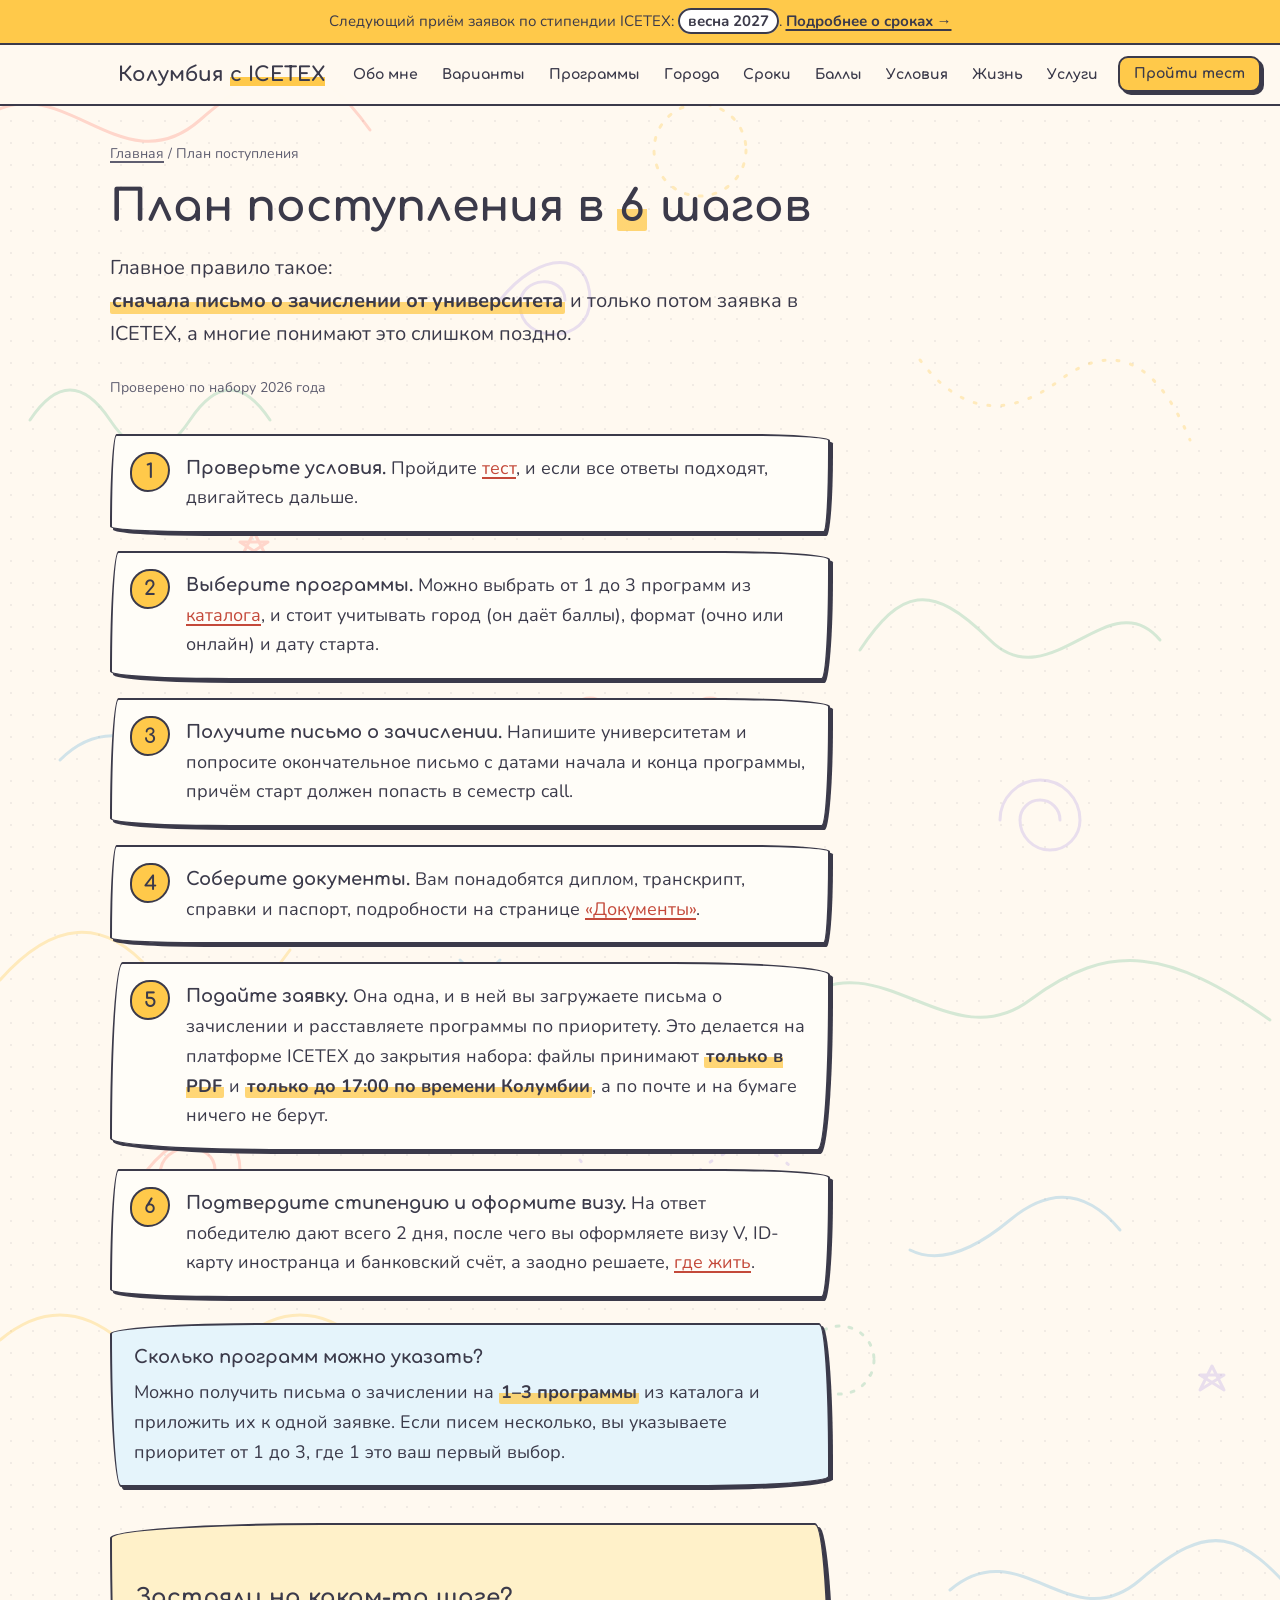
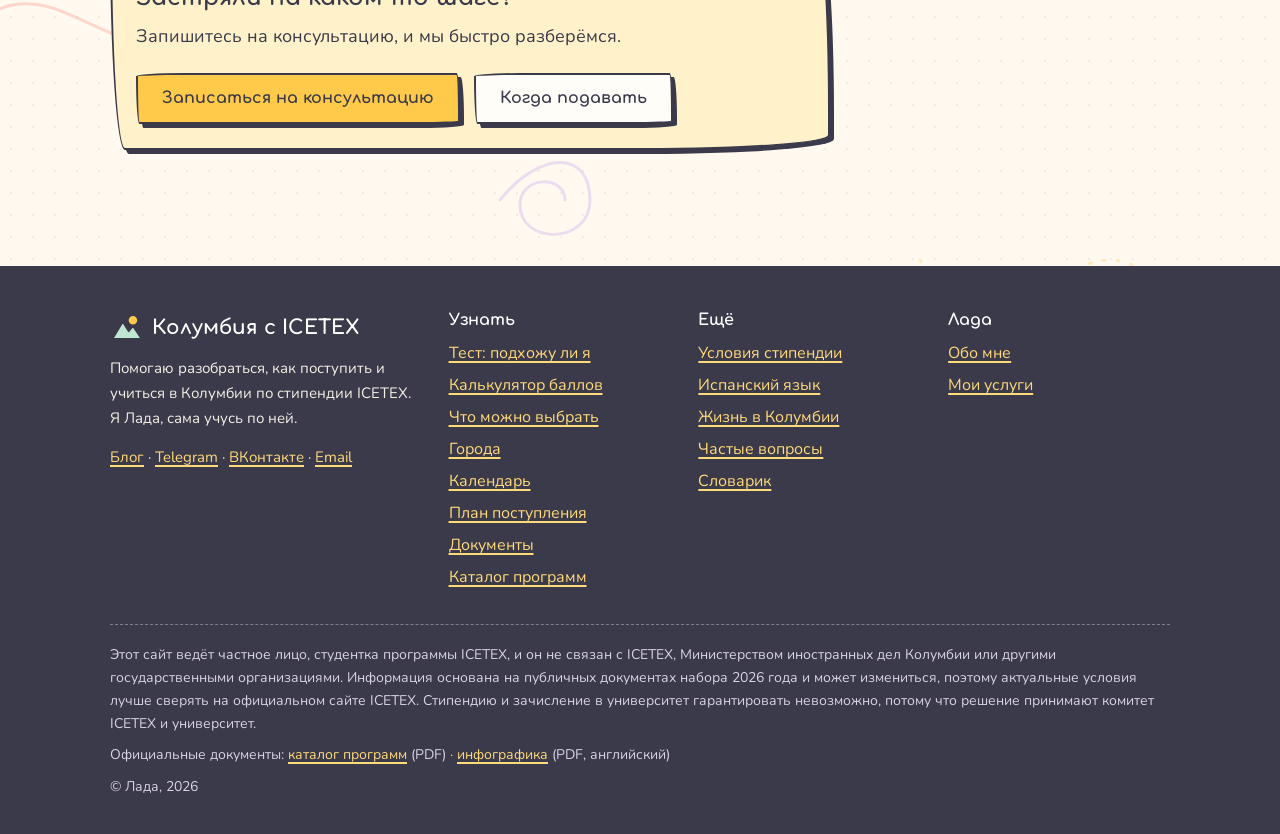
<file: plan/index.html>
<!DOCTYPE html>
<html lang="ru">
<head>
<meta charset="utf-8">
<meta name="viewport" content="width=device-width, initial-scale=1">
<title>Пошаговый план поступления по стипендии ICETEX</title>
<meta name="description" content="6 шагов от проверки условий до визы: что делать первым, что вторым и где чаще всего теряют время.">
<meta property="og:type" content="website">
<meta property="og:locale" content="ru_RU">
<meta property="og:title" content="Пошаговый план поступления по стипендии ICETEX">
<meta property="og:description" content="6 шагов от проверки условий до визы: что делать первым, что вторым и где чаще всего теряют время.">
<meta property="og:url" content="https://USERNAME.github.io/REPO/plan/">
<meta name="theme-color" content="#FFC94A">
<link rel="icon" href="../assets/img/favicon.svg" type="image/svg+xml">
<link rel="preconnect" href="https://fonts.googleapis.com">
<link rel="preconnect" href="https://fonts.gstatic.com" crossorigin>
<link href="https://fonts.googleapis.com/css2?family=Caveat:wght@600&family=Comfortaa:wght@700&family=Nunito:wght@400;600;700;800&display=swap" rel="stylesheet">
<link rel="stylesheet" href="../assets/css/style.css">
</head>
<body>
<a class="skip-link" href="#main">Перейти к содержимому</a>

<!-- Плашка про ближайший набор: одинаковая на всех страницах -->
<div class="notice" role="note">
 <div class="notice__inner">
  <p>Следующий приём заявок по стипендии ICETEX: <mark class="hl hl--strong">весна 2027</mark>. <a href="../sroki/">Подробнее о сроках →</a></p>
 </div>
</div>

<header class="site-header">
 <div class="site-header__inner">
  <a class="logo" href="../" aria-label="На главную"><svg viewBox="0 0 40 40" aria-hidden="true"><circle cx="27" cy="12" r="6" fill="#FFC94A" stroke="#3B3A4A" stroke-width="2"/><path d="M3 34 L15 14 L22 25 L27 19 L37 34 Z" fill="#BFE6D0" stroke="#3B3A4A" stroke-width="2" stroke-linejoin="round"/></svg><span>Колумбия <em>с ICETEX</em></span></a>
  <button class="menu-toggle" type="button" aria-expanded="false" aria-controls="site-nav">Меню</button>
  <nav class="nav" id="site-nav" aria-label="Основное меню">
   <a href="../obo-mne/">Обо мне</a><a href="../varianty/">Варианты</a><a href="../katalog/">Программы</a><a href="../goroda/">Города</a><a href="../sroki/">Сроки</a><a href="../baly/">Баллы</a><a href="../usloviya/">Условия</a><a href="../byudzhet/">Жизнь</a><a href="../uslugi/">Услуги</a>
   <a class="btn" href="../test/">Пройти тест</a>
  </nav>
 </div>
</header>

<main id="main">
<section class="page-head"><div class="container"><nav class="crumbs" aria-label="Хлебные крошки"><a href="../">Главная</a> / План поступления</nav><h1>План поступления в <mark class="hl">6</mark> шагов</h1><p class="lead">Главное правило такое:<br><mark class="hl">сначала письмо о зачислении от университета</mark> и только потом заявка в ICETEX, а многие понимают это слишком поздно.</p><span class="checked">Проверено по <span data-cfg-date>набору 2026 года</span></span></div></section><section class="section" style="padding-top:8px"><div class="container"><div class="text prose">
<ol class="steps">
 <li><strong>Проверьте условия.</strong> Пройдите <a href="../test/">тест</a>, и если все ответы подходят, двигайтесь дальше.</li>
 <li><strong>Выберите программы.</strong> Можно выбрать от 1 до 3 программ из <a href="../katalog/">каталога</a>, и стоит учитывать город (он даёт баллы), формат (очно или онлайн) и дату старта.</li>
 <li><strong>Получите письмо о зачислении.</strong> Напишите университетам и попросите окончательное письмо с датами начала и конца программы, причём старт должен попасть в семестр call.</li>
 <li><strong>Соберите документы.</strong> Вам понадобятся диплом, транскрипт, справки и паспорт, подробности на странице <a href="../dokumenty/">«Документы»</a>.</li>
 <li><strong>Подайте заявку.</strong> Она одна, и в ней вы загружаете письма о зачислении и расставляете программы по приоритету. Это делается на платформе ICETEX до закрытия набора: файлы принимают <mark class="hl">только в PDF</mark> и <mark class="hl">только до 17:00 по времени Колумбии</mark>, а по почте и на бумаге ничего не берут.</li>
 <li><strong>Подтвердите стипендию и оформите визу.</strong> На ответ победителю дают всего 2 дня, после чего вы оформляете визу V, ID-карту иностранца и банковский счёт, а заодно решаете, <a href="../byudzhet/#zhile">где жить</a>.</li>
</ol>
<div class="callout callout--sky"><strong class="callout__title">Сколько программ можно указать?</strong><p>Можно получить письма о зачислении на <mark class="hl">1–3 программы</mark> из каталога и приложить их к одной заявке. Если писем несколько, вы указываете приоритет от 1 до 3, где 1 это ваш первый выбор.</p></div>
<div class="card card--sun cta-box"><h3>Застряли на каком-то шаге?</h3><p>Запишитесь на консультацию, и мы быстро разберёмся.</p><div class="btn-row"><a class="btn " href="../uslugi/#zapis">Записаться на консультацию</a><a class="btn btn--ghost" href="../sroki/">Когда подавать</a></div></div></div></div></section>
</main>

<div class="float-cta"><a class="btn" href="../test/">Пройти тест</a></div>

<footer class="site-footer">
 <div class="container">
  <div class="footer__grid">
   <div class="footer__about">
    <a class="logo" href="../" style="color:#fff"><svg viewBox="0 0 40 40" aria-hidden="true"><circle cx="27" cy="12" r="6" fill="#FFC94A" stroke="#3B3A4A" stroke-width="2"/><path d="M3 34 L15 14 L22 25 L27 19 L37 34 Z" fill="#BFE6D0" stroke="#3B3A4A" stroke-width="2" stroke-linejoin="round"/></svg><span>Колумбия с ICETEX</span></a>
    <p style="margin-top:12px">Помогаю разобраться, как поступить и учиться в Колумбии по стипендии ICETEX. Я Лада, сама учусь по ней.</p>
    <p><a data-cfg="instagram" class="is-todo " href="#">Блог</a> · <a data-cfg="telegram" class="is-todo " href="#">Telegram</a> · <a data-cfg="vk" class="is-todo " href="#">ВКонтакте</a> · <a data-cfg="email" class="is-todo " href="#">Email</a></p>
   </div>
   <div><h4>Узнать</h4><ul><li><a href="../test/">Тест: подхожу ли я</a></li><li><a href="../baly/">Калькулятор баллов</a></li><li><a href="../varianty/">Что можно выбрать</a></li><li><a href="../goroda/">Города</a></li><li><a href="../sroki/">Календарь</a></li><li><a href="../plan/">План поступления</a></li><li><a href="../dokumenty/">Документы</a></li><li><a href="../katalog/">Каталог программ</a></li></ul></div>
   <div><h4>Ещё</h4><ul><li><a href="../usloviya/">Условия стипендии</a></li><li><a href="../ispanskij/">Испанский язык</a></li><li><a href="../byudzhet/">Жизнь в Колумбии</a></li><li><a href="../voprosy/">Частые вопросы</a></li><li><a href="../slovar/">Словарик</a></li></ul></div>
   <div><h4>Лада</h4><ul><li><a href="../obo-mne/">Обо мне</a></li><li><a href="../uslugi/">Мои услуги</a></li></ul></div>
  </div>
  <div class="disclaimer">
   <p>Этот сайт ведёт частное лицо, студентка программы ICETEX, и он не связан с ICETEX, Министерством иностранных дел Колумбии или другими государственными организациями. Информация основана на публичных документах набора 2026 года и может измениться, поэтому актуальные условия лучше сверять на официальном сайте ICETEX. Стипендию и зачисление в университет гарантировать невозможно, потому что решение принимают комитет ICETEX и университет.</p>
   <p>Официальные документы: <a data-cfg="catalog" href="#">каталог программ</a> (PDF) · <a data-cfg="info" href="#">инфографика</a> (PDF, английский)</p>
   <p>© Лада, 2026</p>
  </div>
 </div>
</footer>

<script src="../assets/js/config.js"></script>
<script src="../assets/js/main.js"></script>
</body>
</html>
</file>
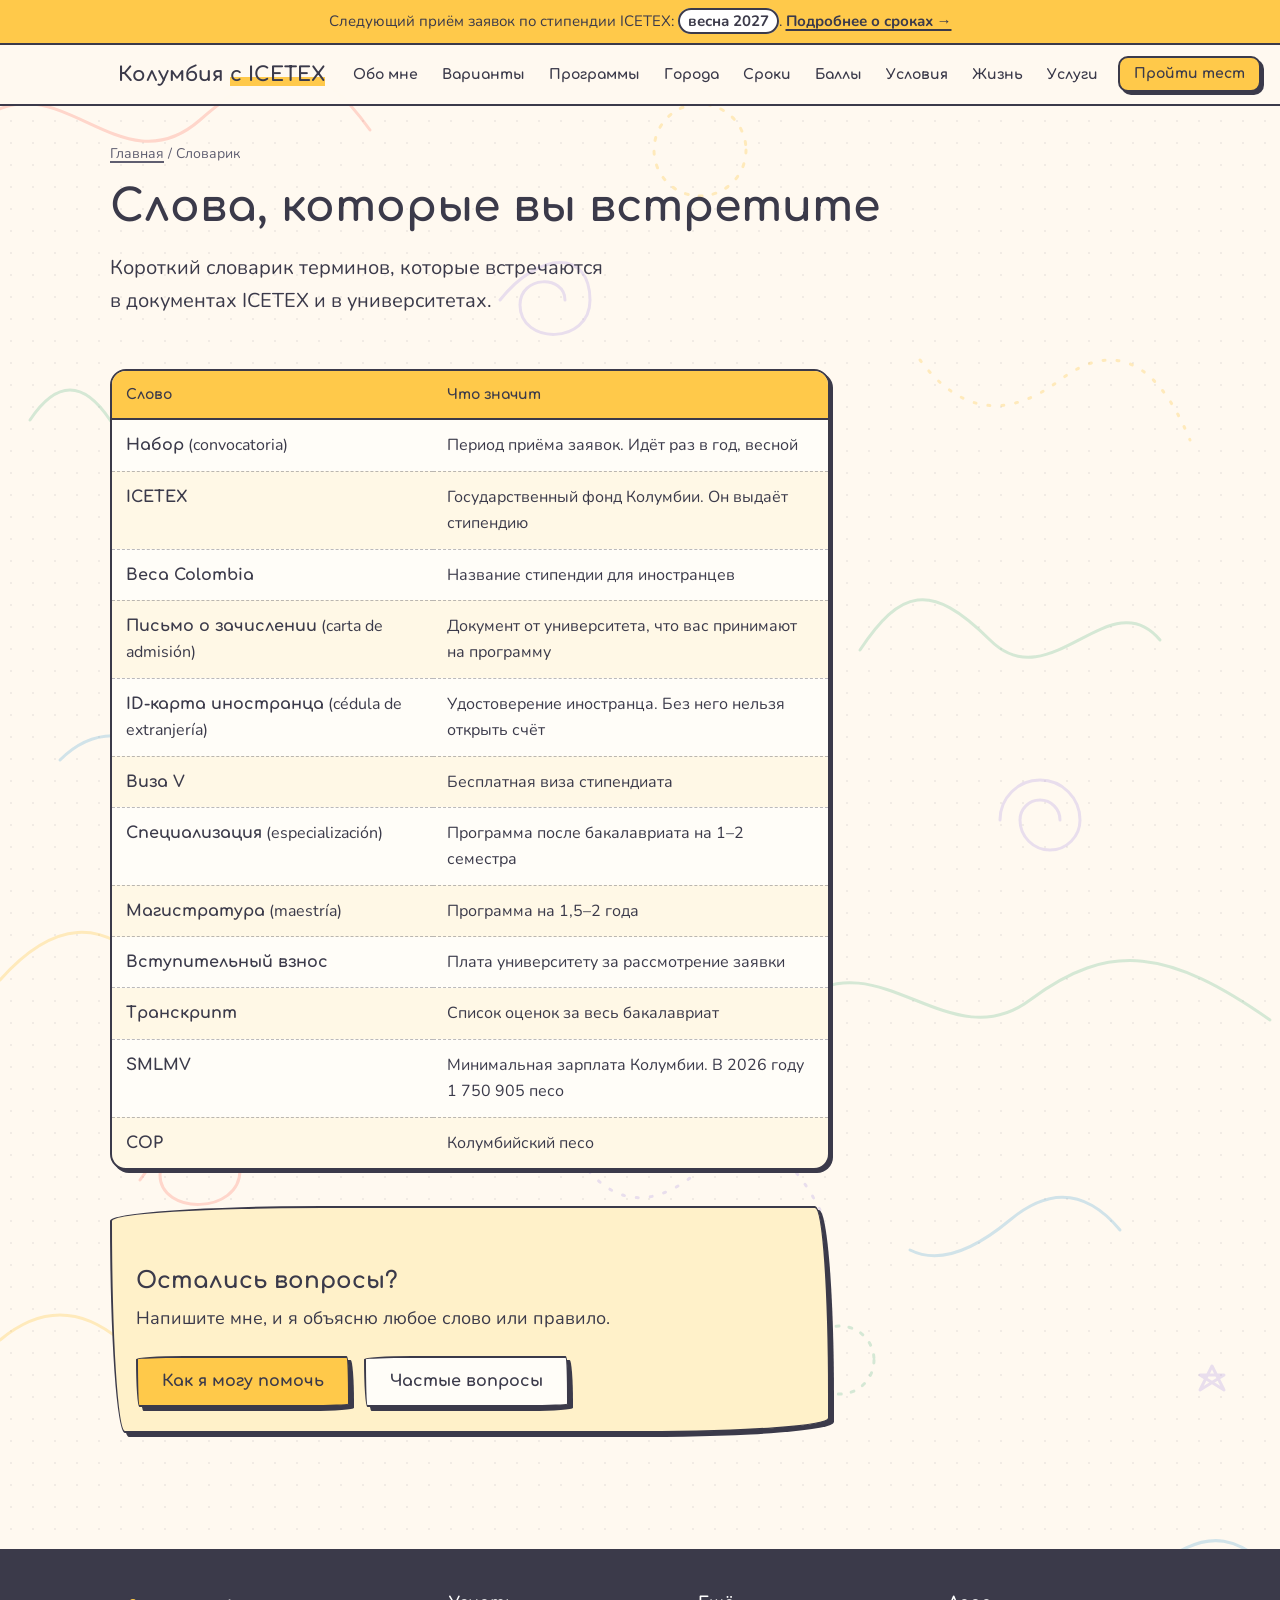
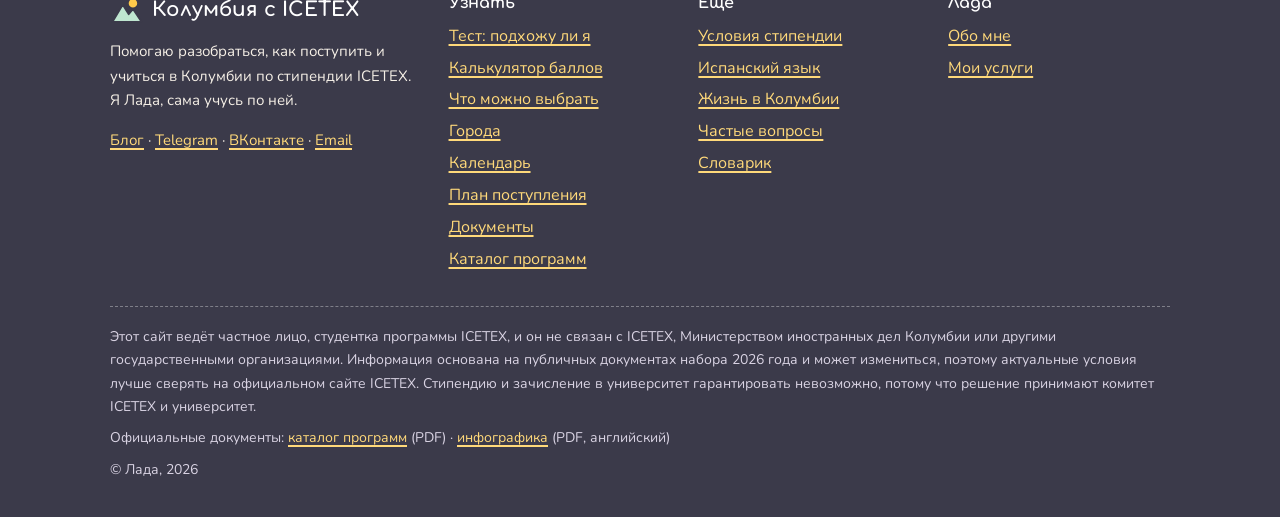
<file: slovar/index.html>
<!DOCTYPE html>
<html lang="ru">
<head>
<meta charset="utf-8">
<meta name="viewport" content="width=device-width, initial-scale=1">
<title>Словарик: термины стипендии ICETEX на русском</title>
<meta name="description" content="Набор, ID-карта иностранца, carta de admisión, виза V, especialización: что значат слова, которые встречаются при поступлении в Колумбию.">
<meta property="og:type" content="website">
<meta property="og:locale" content="ru_RU">
<meta property="og:title" content="Словарик: термины стипендии ICETEX на русском">
<meta property="og:description" content="Набор, ID-карта иностранца, carta de admisión, виза V, especialización: что значат слова, которые встречаются при поступлении в Колумбию.">
<meta property="og:url" content="https://USERNAME.github.io/REPO/slovar/">
<meta name="theme-color" content="#FFC94A">
<link rel="icon" href="../assets/img/favicon.svg" type="image/svg+xml">
<link rel="preconnect" href="https://fonts.googleapis.com">
<link rel="preconnect" href="https://fonts.gstatic.com" crossorigin>
<link href="https://fonts.googleapis.com/css2?family=Caveat:wght@600&family=Comfortaa:wght@700&family=Nunito:wght@400;600;700;800&display=swap" rel="stylesheet">
<link rel="stylesheet" href="../assets/css/style.css">
</head>
<body>
<a class="skip-link" href="#main">Перейти к содержимому</a>

<!-- Плашка про ближайший набор: одинаковая на всех страницах -->
<div class="notice" role="note">
 <div class="notice__inner">
  <p>Следующий приём заявок по стипендии ICETEX: <mark class="hl hl--strong">весна 2027</mark>. <a href="../sroki/">Подробнее о сроках →</a></p>
 </div>
</div>

<header class="site-header">
 <div class="site-header__inner">
  <a class="logo" href="../" aria-label="На главную"><svg viewBox="0 0 40 40" aria-hidden="true"><circle cx="27" cy="12" r="6" fill="#FFC94A" stroke="#3B3A4A" stroke-width="2"/><path d="M3 34 L15 14 L22 25 L27 19 L37 34 Z" fill="#BFE6D0" stroke="#3B3A4A" stroke-width="2" stroke-linejoin="round"/></svg><span>Колумбия <em>с ICETEX</em></span></a>
  <button class="menu-toggle" type="button" aria-expanded="false" aria-controls="site-nav">Меню</button>
  <nav class="nav" id="site-nav" aria-label="Основное меню">
   <a href="../obo-mne/">Обо мне</a><a href="../varianty/">Варианты</a><a href="../katalog/">Программы</a><a href="../goroda/">Города</a><a href="../sroki/">Сроки</a><a href="../baly/">Баллы</a><a href="../usloviya/">Условия</a><a href="../byudzhet/">Жизнь</a><a href="../uslugi/">Услуги</a>
   <a class="btn" href="../test/">Пройти тест</a>
  </nav>
 </div>
</header>

<main id="main">
<section class="page-head"><div class="container"><nav class="crumbs" aria-label="Хлебные крошки"><a href="../">Главная</a> / Словарик</nav><h1>Слова, которые вы встретите</h1><p class="lead">Короткий словарик терминов, которые встречаются в документах ICETEX и в университетах.</p></div></section><section class="section" style="padding-top:8px"><div class="container"><div class="text prose"><div class="table-wrap "><table><thead><tr><th scope="col">Слово</th><th scope="col">Что значит</th></tr></thead><tbody><tr><td><strong>Набор</strong> (convocatoria)</td><td>Период приёма заявок. Идёт раз в год, весной</td></tr><tr><td><strong>ICETEX</strong></td><td>Государственный фонд Колумбии. Он выдаёт стипендию</td></tr><tr><td><strong>Beca Colombia</strong></td><td>Название стипендии для иностранцев</td></tr><tr><td><strong>Письмо о зачислении</strong> (carta de admisión)</td><td>Документ от университета, что вас принимают на программу</td></tr><tr><td><strong>ID-карта иностранца</strong> (cédula de extranjería)</td><td>Удостоверение иностранца. Без него нельзя открыть счёт</td></tr><tr><td><strong>Виза V</strong></td><td>Бесплатная виза стипендиата</td></tr><tr><td><strong>Специализация</strong> (especialización)</td><td>Программа после бакалавриата на 1–2 семестра</td></tr><tr><td><strong>Магистратура</strong> (maestría)</td><td>Программа на 1,5–2 года</td></tr><tr><td><strong>Вступительный взнос</strong></td><td>Плата университету за рассмотрение заявки</td></tr><tr><td><strong>Транскрипт</strong></td><td>Список оценок за весь бакалавриат</td></tr><tr><td><strong>SMLMV</strong></td><td>Минимальная зарплата Колумбии. В 2026 году 1 750 905 песо</td></tr><tr><td><strong>COP</strong></td><td>Колумбийский песо</td></tr></tbody></table></div><div class="card card--sun cta-box"><h3>Остались вопросы?</h3><p>Напишите мне, и я объясню любое слово или правило.</p><div class="btn-row"><a class="btn " href="../uslugi/">Как я могу помочь</a><a class="btn btn--ghost" href="../voprosy/">Частые вопросы</a></div></div></div></div></section>
</main>

<div class="float-cta"><a class="btn" href="../test/">Пройти тест</a></div>

<footer class="site-footer">
 <div class="container">
  <div class="footer__grid">
   <div class="footer__about">
    <a class="logo" href="../" style="color:#fff"><svg viewBox="0 0 40 40" aria-hidden="true"><circle cx="27" cy="12" r="6" fill="#FFC94A" stroke="#3B3A4A" stroke-width="2"/><path d="M3 34 L15 14 L22 25 L27 19 L37 34 Z" fill="#BFE6D0" stroke="#3B3A4A" stroke-width="2" stroke-linejoin="round"/></svg><span>Колумбия с ICETEX</span></a>
    <p style="margin-top:12px">Помогаю разобраться, как поступить и учиться в Колумбии по стипендии ICETEX. Я Лада, сама учусь по ней.</p>
    <p><a data-cfg="instagram" class="is-todo " href="#">Блог</a> · <a data-cfg="telegram" class="is-todo " href="#">Telegram</a> · <a data-cfg="vk" class="is-todo " href="#">ВКонтакте</a> · <a data-cfg="email" class="is-todo " href="#">Email</a></p>
   </div>
   <div><h4>Узнать</h4><ul><li><a href="../test/">Тест: подхожу ли я</a></li><li><a href="../baly/">Калькулятор баллов</a></li><li><a href="../varianty/">Что можно выбрать</a></li><li><a href="../goroda/">Города</a></li><li><a href="../sroki/">Календарь</a></li><li><a href="../plan/">План поступления</a></li><li><a href="../dokumenty/">Документы</a></li><li><a href="../katalog/">Каталог программ</a></li></ul></div>
   <div><h4>Ещё</h4><ul><li><a href="../usloviya/">Условия стипендии</a></li><li><a href="../ispanskij/">Испанский язык</a></li><li><a href="../byudzhet/">Жизнь в Колумбии</a></li><li><a href="../voprosy/">Частые вопросы</a></li><li><a href="../slovar/">Словарик</a></li></ul></div>
   <div><h4>Лада</h4><ul><li><a href="../obo-mne/">Обо мне</a></li><li><a href="../uslugi/">Мои услуги</a></li></ul></div>
  </div>
  <div class="disclaimer">
   <p>Этот сайт ведёт частное лицо, студентка программы ICETEX, и он не связан с ICETEX, Министерством иностранных дел Колумбии или другими государственными организациями. Информация основана на публичных документах набора 2026 года и может измениться, поэтому актуальные условия лучше сверять на официальном сайте ICETEX. Стипендию и зачисление в университет гарантировать невозможно, потому что решение принимают комитет ICETEX и университет.</p>
   <p>Официальные документы: <a data-cfg="catalog" href="#">каталог программ</a> (PDF) · <a data-cfg="info" href="#">инфографика</a> (PDF, английский)</p>
   <p>© Лада, 2026</p>
  </div>
 </div>
</footer>

<script src="../assets/js/config.js"></script>
<script src="../assets/js/main.js"></script>
</body>
</html>
</file>
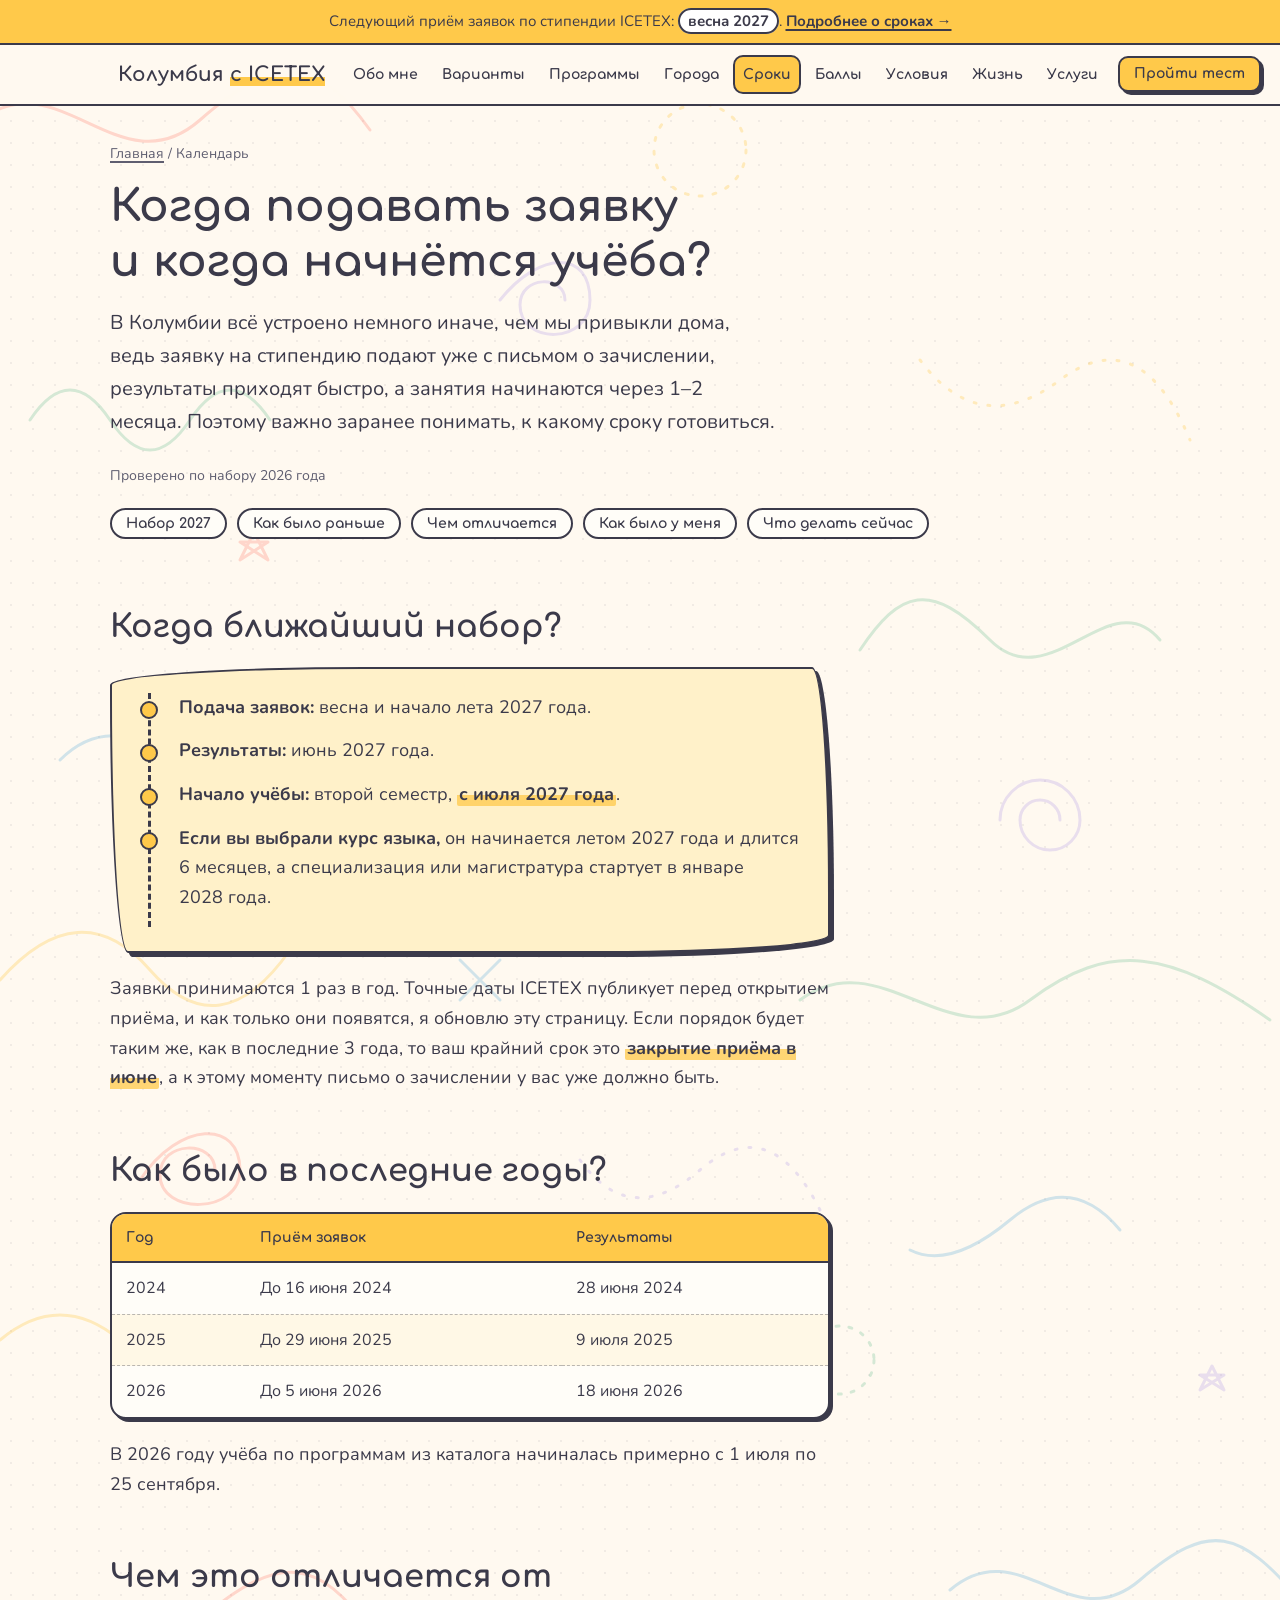
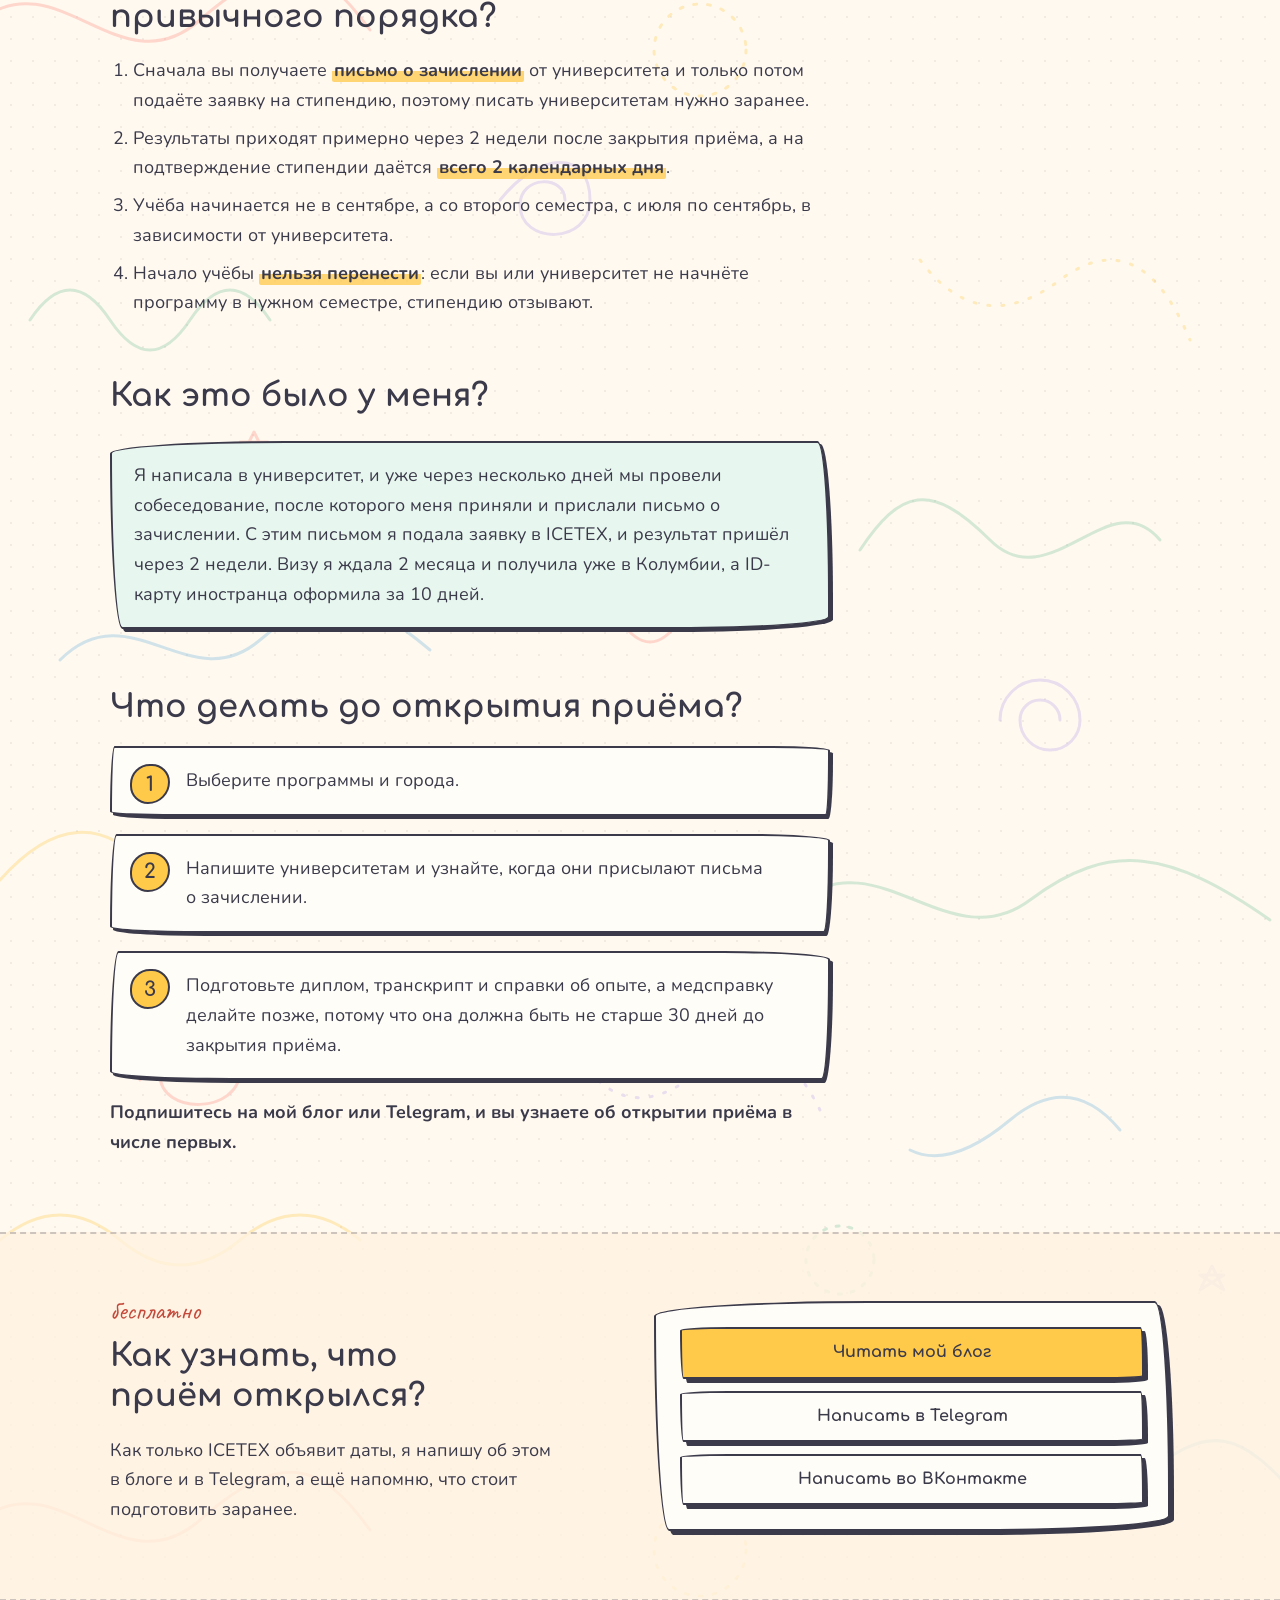
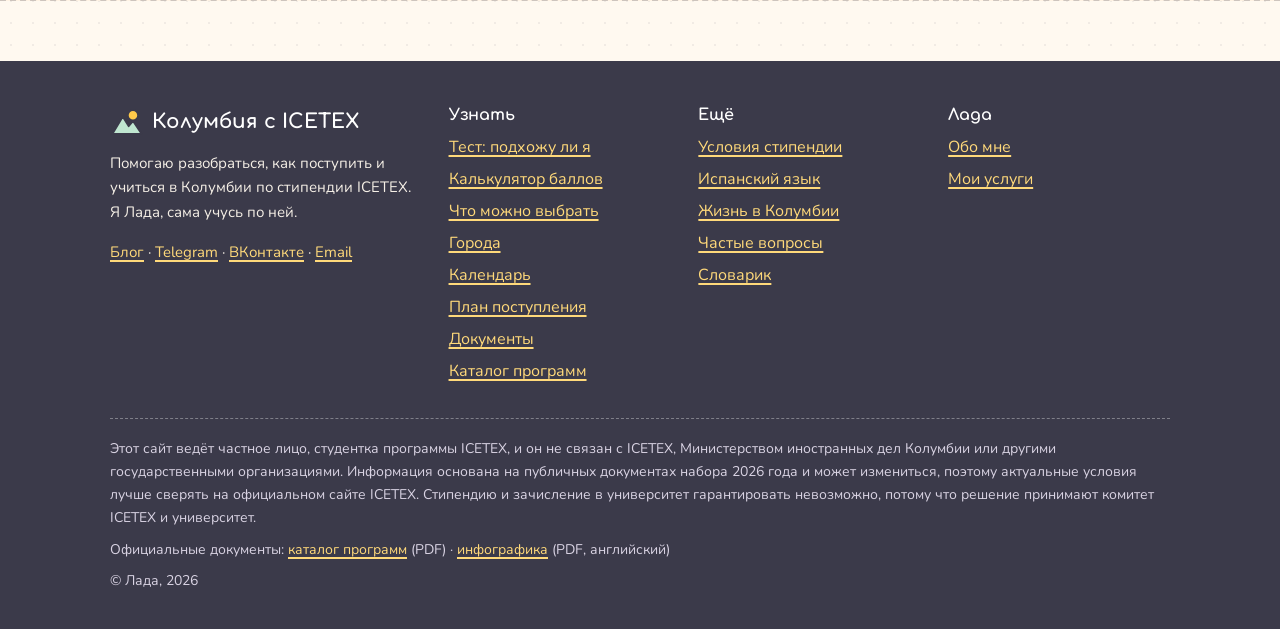
<file: sroki/index.html>
<!DOCTYPE html>
<html lang="ru">
<head>
<meta charset="utf-8">
<meta name="viewport" content="width=device-width, initial-scale=1">
<title>Календарь ICETEX: когда подавать заявку и когда начнётся учёба</title>
<meta name="description" content="Набор 2027: заявки весной и в начале лета, учёба со второго семестра, с июля. Как проходили наборы 2024, 2025 и 2026 годов.">
<meta property="og:type" content="website">
<meta property="og:locale" content="ru_RU">
<meta property="og:title" content="Календарь ICETEX: когда подавать заявку и когда начнётся учёба">
<meta property="og:description" content="Набор 2027: заявки весной и в начале лета, учёба со второго семестра, с июля. Как проходили наборы 2024, 2025 и 2026 годов.">
<meta property="og:url" content="https://USERNAME.github.io/REPO/sroki/">
<meta name="theme-color" content="#FFC94A">
<link rel="icon" href="../assets/img/favicon.svg" type="image/svg+xml">
<link rel="preconnect" href="https://fonts.googleapis.com">
<link rel="preconnect" href="https://fonts.gstatic.com" crossorigin>
<link href="https://fonts.googleapis.com/css2?family=Caveat:wght@600&family=Comfortaa:wght@700&family=Nunito:wght@400;600;700;800&display=swap" rel="stylesheet">
<link rel="stylesheet" href="../assets/css/style.css">
</head>
<body>
<a class="skip-link" href="#main">Перейти к содержимому</a>

<!-- Плашка про ближайший набор: одинаковая на всех страницах -->
<div class="notice" role="note">
 <div class="notice__inner">
  <p>Следующий приём заявок по стипендии ICETEX: <mark class="hl hl--strong">весна 2027</mark>. <a href="../sroki/">Подробнее о сроках →</a></p>
 </div>
</div>

<header class="site-header">
 <div class="site-header__inner">
  <a class="logo" href="../" aria-label="На главную"><svg viewBox="0 0 40 40" aria-hidden="true"><circle cx="27" cy="12" r="6" fill="#FFC94A" stroke="#3B3A4A" stroke-width="2"/><path d="M3 34 L15 14 L22 25 L27 19 L37 34 Z" fill="#BFE6D0" stroke="#3B3A4A" stroke-width="2" stroke-linejoin="round"/></svg><span>Колумбия <em>с ICETEX</em></span></a>
  <button class="menu-toggle" type="button" aria-expanded="false" aria-controls="site-nav">Меню</button>
  <nav class="nav" id="site-nav" aria-label="Основное меню">
   <a href="../obo-mne/">Обо мне</a><a href="../varianty/">Варианты</a><a href="../katalog/">Программы</a><a href="../goroda/">Города</a><a href="../sroki/" aria-current="page">Сроки</a><a href="../baly/">Баллы</a><a href="../usloviya/">Условия</a><a href="../byudzhet/">Жизнь</a><a href="../uslugi/">Услуги</a>
   <a class="btn" href="../test/">Пройти тест</a>
  </nav>
 </div>
</header>

<main id="main">
<section class="page-head"><div class="container"><nav class="crumbs" aria-label="Хлебные крошки"><a href="../">Главная</a> / Календарь</nav><h1>Когда подавать заявку<br>и когда начнётся учёба?</h1><p class="lead">В Колумбии всё устроено немного иначе, чем мы привыкли дома, ведь заявку на стипендию подают уже с письмом о зачислении, результаты приходят быстро, а занятия начинаются через 1–2 месяца. Поэтому важно заранее понимать, к какому сроку готовиться.</p><span class="checked">Проверено по <span data-cfg-date>набору 2026 года</span></span><div style="margin-top:18px"><ul class="toc"><li><a href="#blizhajshij">Набор 2027</a></li><li><a href="#kak-bylo">Как было раньше</a></li><li><a href="#otlichiya">Чем отличается</a></li><li><a href="#moj-opyt">Как было у меня</a></li><li><a href="#do-otkrytiya">Что делать сейчас</a></li></ul></div></div></section><section class="section" style="padding-top:8px"><div class="container"><div class="text prose">
<h2 id="blizhajshij">Когда ближайший набор?</h2>
<div class="card card--sun">
 <ul class="timeline">
  <li><strong>Подача заявок:</strong> весна и начало лета 2027 года.</li>
  <li><strong>Результаты:</strong> июнь 2027 года.</li>
  <li><strong>Начало учёбы:</strong> второй семестр, <mark class="hl">с июля 2027 года</mark>.</li>
  <li><strong>Если вы выбрали курс языка,</strong> он начинается летом 2027 года и длится 6 месяцев, а специализация или магистратура стартует в январе 2028 года.</li>
 </ul>
</div>
<p style="margin-top:1.2em">Заявки принимаются 1 раз в год. Точные даты ICETEX публикует перед открытием приёма, и как только они появятся, я обновлю эту страницу. Если порядок будет таким же, как в последние 3 года, то ваш крайний срок это <mark class="hl">закрытие приёма в июне</mark>, а к этому моменту письмо о зачислении у вас уже должно быть.</p>

<h2 id="kak-bylo">Как было в последние годы?</h2>
<div class="table-wrap "><table><thead><tr><th scope="col">Год</th><th scope="col">Приём заявок</th><th scope="col">Результаты</th></tr></thead><tbody><tr><td>2024</td><td>До 16 июня 2024</td><td>28 июня 2024</td></tr><tr><td>2025</td><td>До 29 июня 2025</td><td>9 июля 2025</td></tr><tr><td>2026</td><td>До 5 июня 2026</td><td>18 июня 2026</td></tr></tbody></table></div>
<p>В 2026 году учёба по программам из каталога начиналась примерно с 1 июля по 25 сентября.</p>

<h2 id="otlichiya">Чем это отличается от привычного порядка?</h2>
<ol>
 <li>Сначала вы получаете <mark class="hl">письмо о зачислении</mark> от университета и только потом подаёте заявку на стипендию, поэтому писать университетам нужно заранее.</li>
 <li>Результаты приходят примерно через 2 недели после закрытия приёма, а на подтверждение стипендии даётся <mark class="hl">всего 2 календарных дня</mark>.</li>
 <li>Учёба начинается не в сентябре, а со второго семестра, с июля по сентябрь, в зависимости от университета.</li>
 <li>Начало учёбы <mark class="hl">нельзя перенести</mark>: если вы или университет не начнёте программу в нужном семестре, стипендию отзывают.</li>
</ol>

<h2 id="moj-opyt">Как это было у меня?</h2>
<div class="callout callout--mint"><p>Я написала в университет, и уже через несколько дней мы провели собеседование, после которого меня приняли и прислали письмо о зачислении. С этим письмом я подала заявку в ICETEX, и результат пришёл через 2 недели. Визу я ждала 2 месяца и получила уже в Колумбии, а ID-карту иностранца оформила за 10 дней.</p></div>

<h2 id="do-otkrytiya">Что делать до открытия приёма?</h2>
<ol class="steps">
 <li>Выберите программы и города.</li>
 <li>Напишите университетам и узнайте, когда они присылают письма о зачислении.</li>
 <li>Подготовьте диплом, транскрипт и справки об опыте, а медсправку делайте позже, потому что она должна быть не старше 30 дней до закрытия приёма.</li>
</ol>
<p><strong>Подпишитесь на мой блог или Telegram, и вы узнаете об открытии приёма в числе первых.</strong></p>
</div></div></section>
<section class="section section--tint" id="podpiska" aria-labelledby="sub-title">
 <div class="container subscribe">
  <div>
   <p class="eyebrow">бесплатно</p>
   <h2 id="sub-title">Как узнать, что приём открылся?</h2>
   <p>Как только ICETEX объявит даты, я напишу об этом в блоге и в Telegram, а ещё напомню, что стоит подготовить заранее.</p>
  </div>
  <div class="card follow">
   <a class="btn" data-cfg="instagram" href="#">Читать мой блог</a>
   <a class="btn btn--ghost" data-cfg="telegram" href="#">Написать в Telegram</a>
   <a class="btn btn--ghost" data-cfg="vk" href="#">Написать во ВКонтакте</a>
  </div>
 </div>
</section>
</main>

<div class="float-cta"><a class="btn" href="../test/">Пройти тест</a></div>

<footer class="site-footer">
 <div class="container">
  <div class="footer__grid">
   <div class="footer__about">
    <a class="logo" href="../" style="color:#fff"><svg viewBox="0 0 40 40" aria-hidden="true"><circle cx="27" cy="12" r="6" fill="#FFC94A" stroke="#3B3A4A" stroke-width="2"/><path d="M3 34 L15 14 L22 25 L27 19 L37 34 Z" fill="#BFE6D0" stroke="#3B3A4A" stroke-width="2" stroke-linejoin="round"/></svg><span>Колумбия с ICETEX</span></a>
    <p style="margin-top:12px">Помогаю разобраться, как поступить и учиться в Колумбии по стипендии ICETEX. Я Лада, сама учусь по ней.</p>
    <p><a data-cfg="instagram" class="is-todo " href="#">Блог</a> · <a data-cfg="telegram" class="is-todo " href="#">Telegram</a> · <a data-cfg="vk" class="is-todo " href="#">ВКонтакте</a> · <a data-cfg="email" class="is-todo " href="#">Email</a></p>
   </div>
   <div><h4>Узнать</h4><ul><li><a href="../test/">Тест: подхожу ли я</a></li><li><a href="../baly/">Калькулятор баллов</a></li><li><a href="../varianty/">Что можно выбрать</a></li><li><a href="../goroda/">Города</a></li><li><a href="../sroki/">Календарь</a></li><li><a href="../plan/">План поступления</a></li><li><a href="../dokumenty/">Документы</a></li><li><a href="../katalog/">Каталог программ</a></li></ul></div>
   <div><h4>Ещё</h4><ul><li><a href="../usloviya/">Условия стипендии</a></li><li><a href="../ispanskij/">Испанский язык</a></li><li><a href="../byudzhet/">Жизнь в Колумбии</a></li><li><a href="../voprosy/">Частые вопросы</a></li><li><a href="../slovar/">Словарик</a></li></ul></div>
   <div><h4>Лада</h4><ul><li><a href="../obo-mne/">Обо мне</a></li><li><a href="../uslugi/">Мои услуги</a></li></ul></div>
  </div>
  <div class="disclaimer">
   <p>Этот сайт ведёт частное лицо, студентка программы ICETEX, и он не связан с ICETEX, Министерством иностранных дел Колумбии или другими государственными организациями. Информация основана на публичных документах набора 2026 года и может измениться, поэтому актуальные условия лучше сверять на официальном сайте ICETEX. Стипендию и зачисление в университет гарантировать невозможно, потому что решение принимают комитет ICETEX и университет.</p>
   <p>Официальные документы: <a data-cfg="catalog" href="#">каталог программ</a> (PDF) · <a data-cfg="info" href="#">инфографика</a> (PDF, английский)</p>
   <p>© Лада, 2026</p>
  </div>
 </div>
</footer>

<script src="../assets/js/config.js"></script>
<script src="../assets/js/main.js"></script>
</body>
</html>
</file>
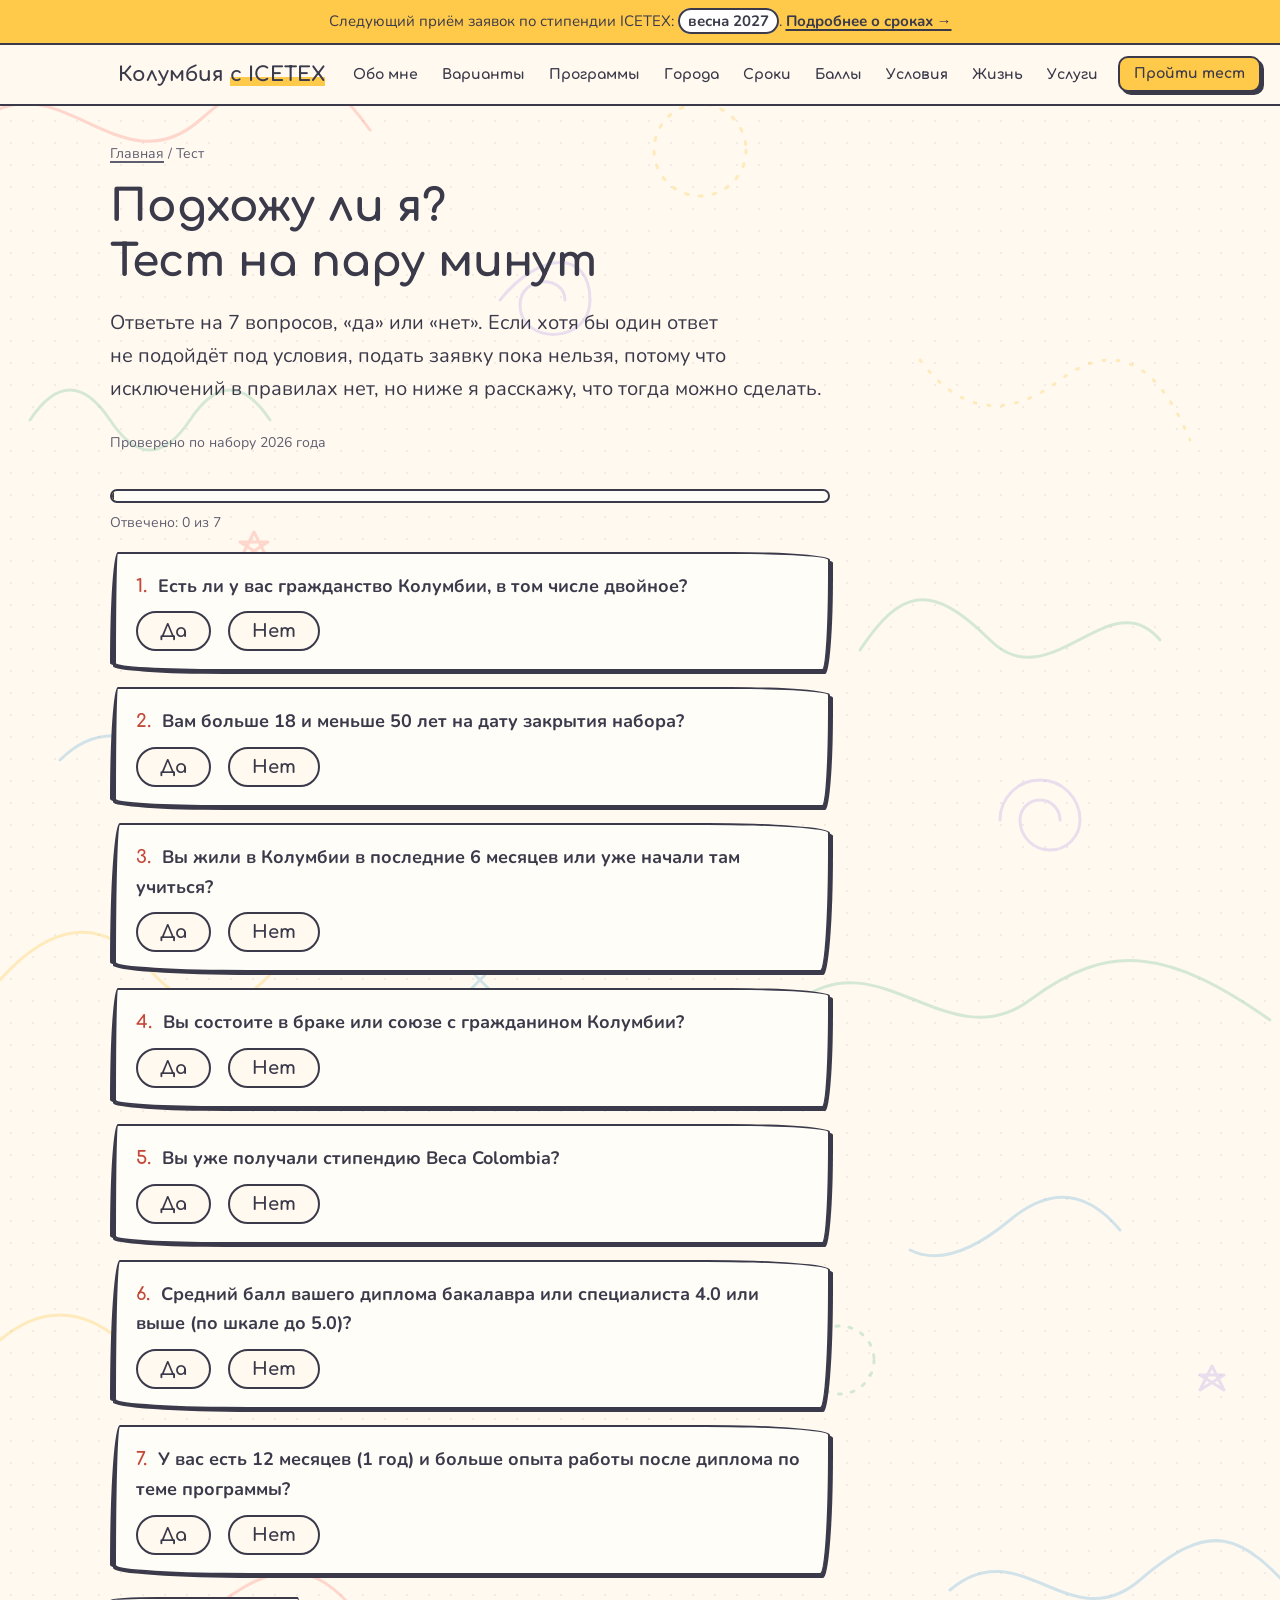
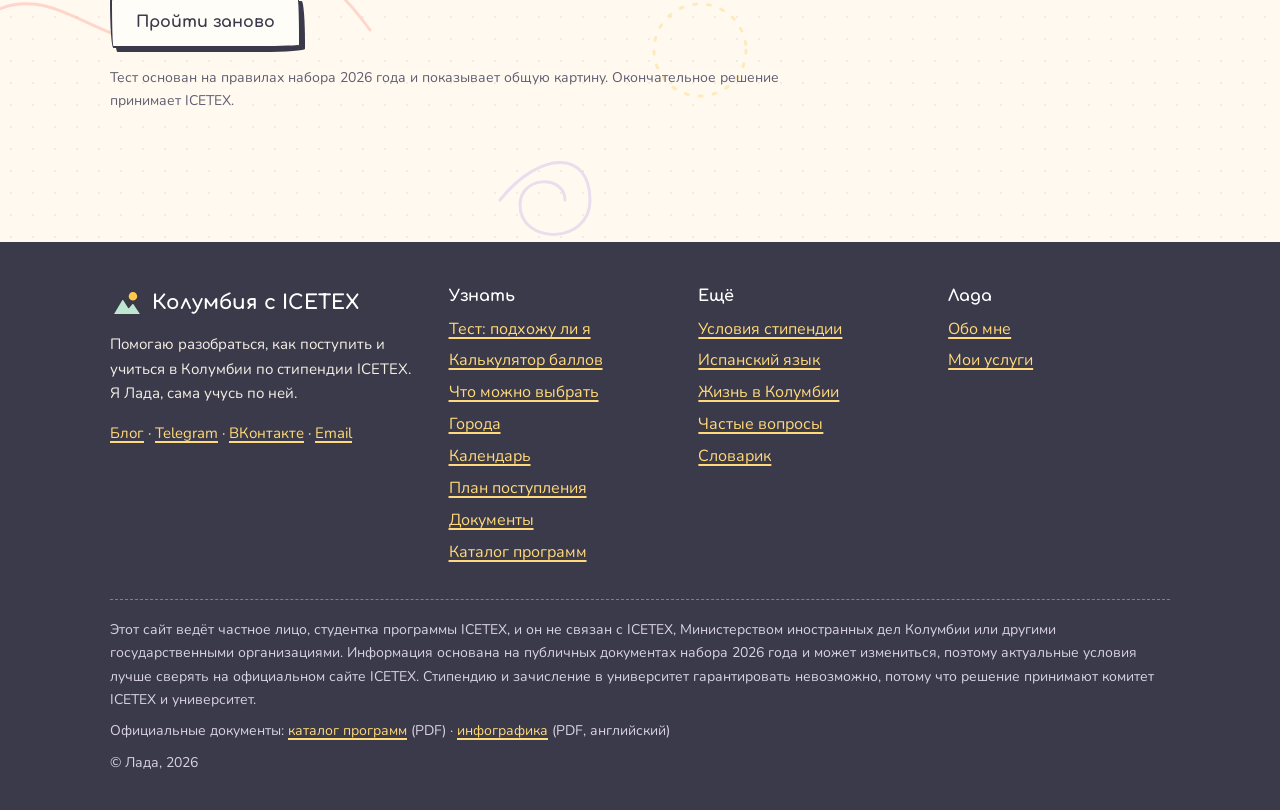
<file: test/index.html>
<!DOCTYPE html>
<html lang="ru">
<head>
<meta charset="utf-8">
<meta name="viewport" content="width=device-width, initial-scale=1">
<title>Подхожу ли я под условия стипендии ICETEX? Тест на пару минут</title>
<meta name="description" content="7 вопросов по правилам набора 2026 года: возраст, гражданство, диплом, средний балл и опыт. Узнайте за две минуты, можно ли вам подавать заявку.">
<meta property="og:type" content="website">
<meta property="og:locale" content="ru_RU">
<meta property="og:title" content="Подхожу ли я под условия стипендии ICETEX? Тест на пару минут">
<meta property="og:description" content="7 вопросов по правилам набора 2026 года: возраст, гражданство, диплом, средний балл и опыт. Узнайте за две минуты, можно ли вам подавать заявку.">
<meta property="og:url" content="https://USERNAME.github.io/REPO/test/">
<meta name="theme-color" content="#FFC94A">
<link rel="icon" href="../assets/img/favicon.svg" type="image/svg+xml">
<link rel="preconnect" href="https://fonts.googleapis.com">
<link rel="preconnect" href="https://fonts.gstatic.com" crossorigin>
<link href="https://fonts.googleapis.com/css2?family=Caveat:wght@600&family=Comfortaa:wght@700&family=Nunito:wght@400;600;700;800&display=swap" rel="stylesheet">
<link rel="stylesheet" href="../assets/css/style.css">
</head>
<body>
<a class="skip-link" href="#main">Перейти к содержимому</a>

<!-- Плашка про ближайший набор: одинаковая на всех страницах -->
<div class="notice" role="note">
 <div class="notice__inner">
  <p>Следующий приём заявок по стипендии ICETEX: <mark class="hl hl--strong">весна 2027</mark>. <a href="../sroki/">Подробнее о сроках →</a></p>
 </div>
</div>

<header class="site-header">
 <div class="site-header__inner">
  <a class="logo" href="../" aria-label="На главную"><svg viewBox="0 0 40 40" aria-hidden="true"><circle cx="27" cy="12" r="6" fill="#FFC94A" stroke="#3B3A4A" stroke-width="2"/><path d="M3 34 L15 14 L22 25 L27 19 L37 34 Z" fill="#BFE6D0" stroke="#3B3A4A" stroke-width="2" stroke-linejoin="round"/></svg><span>Колумбия <em>с ICETEX</em></span></a>
  <button class="menu-toggle" type="button" aria-expanded="false" aria-controls="site-nav">Меню</button>
  <nav class="nav" id="site-nav" aria-label="Основное меню">
   <a href="../obo-mne/">Обо мне</a><a href="../varianty/">Варианты</a><a href="../katalog/">Программы</a><a href="../goroda/">Города</a><a href="../sroki/">Сроки</a><a href="../baly/">Баллы</a><a href="../usloviya/">Условия</a><a href="../byudzhet/">Жизнь</a><a href="../uslugi/">Услуги</a>
   <a class="btn" href="../test/">Пройти тест</a>
  </nav>
 </div>
</header>

<main id="main">
<section class="page-head"><div class="container"><nav class="crumbs" aria-label="Хлебные крошки"><a href="../">Главная</a> / Тест</nav><h1>Подхожу ли я?<br>Тест на пару минут</h1><p class="lead">Ответьте на 7 вопросов, «да» или «нет». Если хотя бы один ответ не подойдёт под условия, подать заявку пока нельзя, потому что исключений в правилах нет, но ниже я расскажу, что тогда можно сделать.</p><span class="checked">Проверено по <span data-cfg-date>набору 2026 года</span></span></div></section>
<section class="section" style="padding-top:8px"><div class="container"><div class="text">
 <div class="quiz-progress" role="progressbar" aria-label="Прогресс теста"><i id="quiz-bar"></i></div>
 <p class="quiz-progress-label" id="quiz-bar-label" aria-live="polite">Отвечено: 0 из 7</p>
 <form id="quiz" class="quiz" onsubmit="return false"><div class="q" data-short="У вас есть колумбийское гражданство"><fieldset><legend><span class="q__num">1.</span> Есть ли у вас гражданство Колумбии, в том числе двойное?</legend>
<label class="choice"><input type="radio" name="q1" value="no" required><span>Да</span></label>
<label class="choice"><input type="radio" name="q1" value="yes"><span>Нет</span></label></fieldset></div>
<div class="q" data-short="Возраст должен быть старше 18 и младше 50 лет на дату закрытия набора"><fieldset><legend><span class="q__num">2.</span> Вам больше 18 и меньше 50 лет на дату закрытия набора?</legend>
<label class="choice"><input type="radio" name="q2" value="yes" required><span>Да</span></label>
<label class="choice"><input type="radio" name="q2" value="no"><span>Нет</span></label></fieldset></div>
<div class="q" data-short="Вы жили в Колумбии в последние 6 месяцев или уже начали там учиться"><fieldset><legend><span class="q__num">3.</span> Вы жили в Колумбии в последние 6 месяцев или уже начали там учиться?</legend>
<label class="choice"><input type="radio" name="q3" value="no" required><span>Да</span></label>
<label class="choice"><input type="radio" name="q3" value="yes"><span>Нет</span></label></fieldset></div>
<div class="q" data-short="Вы состоите в браке или союзе с гражданином Колумбии"><fieldset><legend><span class="q__num">4.</span> Вы состоите в браке или союзе с гражданином Колумбии?</legend>
<label class="choice"><input type="radio" name="q4" value="no" required><span>Да</span></label>
<label class="choice"><input type="radio" name="q4" value="yes"><span>Нет</span></label></fieldset></div>
<div class="q" data-short="Вы уже получали Beca Colombia"><fieldset><legend><span class="q__num">5.</span> Вы уже получали стипендию Beca Colombia?</legend>
<label class="choice"><input type="radio" name="q5" value="no" required><span>Да</span></label>
<label class="choice"><input type="radio" name="q5" value="yes"><span>Нет</span></label></fieldset></div>
<div class="q" data-short="Средний балл диплома ниже 4.0 из 5.0 или диплома пока нет"><fieldset><legend><span class="q__num">6.</span> Средний балл вашего диплома бакалавра или специалиста 4.0 или выше (по шкале до 5.0)?</legend>
<label class="choice"><input type="radio" name="q6" value="yes" required><span>Да</span></label>
<label class="choice"><input type="radio" name="q6" value="no"><span>Нет</span></label></fieldset></div>
<div class="q" data-short="Опыта по теме программы меньше 12 месяцев"><fieldset><legend><span class="q__num">7.</span> У вас есть 12 месяцев (1 год) и больше опыта работы после диплома по теме программы?</legend>
<label class="choice"><input type="radio" name="q7" value="yes" required><span>Да</span></label>
<label class="choice"><input type="radio" name="q7" value="no"><span>Нет</span></label></fieldset></div>
</form>

 <div class="result card card--mint" id="quiz-ok" role="status">
  <h2>Вы подходите под условия</h2>
  <p>Следующий шаг это выбрать программу и написать университетам, поэтому откройте страницу «План поступления».</p>
  <div class="btn-row"><a class="btn" href="../plan/">Открыть план</a><a class="btn btn--ghost" href="../uslugi/#zapis">Написать Ладе</a></div>
 </div>
 <div class="result card card--sun" id="quiz-no" role="status">
  <h2>Сейчас подать заявку не получится</h2>
  <p>Вот что не сошлось с условиями:</p>
  <ul id="quiz-fails"></ul>
  <p>Но если дело только в опыте или баллах, к следующему набору можно подготовиться, и я с радостью помогу вам составить план.</p>
  <div class="btn-row"><a class="btn" href="../uslugi/#zapis">Написать Ладе</a><a class="btn btn--ghost" href="../sroki/">Когда следующий набор</a></div>
 </div>
 <p style="margin-top:22px"><button class="btn btn--ghost" type="button" id="quiz-reset" style="width:auto">Пройти заново</button></p>
 <p class="count-note">Тест основан на правилах набора 2026 года и показывает общую картину. Окончательное решение принимает ICETEX.</p>
</div></div></section>

</main>



<footer class="site-footer">
 <div class="container">
  <div class="footer__grid">
   <div class="footer__about">
    <a class="logo" href="../" style="color:#fff"><svg viewBox="0 0 40 40" aria-hidden="true"><circle cx="27" cy="12" r="6" fill="#FFC94A" stroke="#3B3A4A" stroke-width="2"/><path d="M3 34 L15 14 L22 25 L27 19 L37 34 Z" fill="#BFE6D0" stroke="#3B3A4A" stroke-width="2" stroke-linejoin="round"/></svg><span>Колумбия с ICETEX</span></a>
    <p style="margin-top:12px">Помогаю разобраться, как поступить и учиться в Колумбии по стипендии ICETEX. Я Лада, сама учусь по ней.</p>
    <p><a data-cfg="instagram" class="is-todo " href="#">Блог</a> · <a data-cfg="telegram" class="is-todo " href="#">Telegram</a> · <a data-cfg="vk" class="is-todo " href="#">ВКонтакте</a> · <a data-cfg="email" class="is-todo " href="#">Email</a></p>
   </div>
   <div><h4>Узнать</h4><ul><li><a href="../test/">Тест: подхожу ли я</a></li><li><a href="../baly/">Калькулятор баллов</a></li><li><a href="../varianty/">Что можно выбрать</a></li><li><a href="../goroda/">Города</a></li><li><a href="../sroki/">Календарь</a></li><li><a href="../plan/">План поступления</a></li><li><a href="../dokumenty/">Документы</a></li><li><a href="../katalog/">Каталог программ</a></li></ul></div>
   <div><h4>Ещё</h4><ul><li><a href="../usloviya/">Условия стипендии</a></li><li><a href="../ispanskij/">Испанский язык</a></li><li><a href="../byudzhet/">Жизнь в Колумбии</a></li><li><a href="../voprosy/">Частые вопросы</a></li><li><a href="../slovar/">Словарик</a></li></ul></div>
   <div><h4>Лада</h4><ul><li><a href="../obo-mne/">Обо мне</a></li><li><a href="../uslugi/">Мои услуги</a></li></ul></div>
  </div>
  <div class="disclaimer">
   <p>Этот сайт ведёт частное лицо, студентка программы ICETEX, и он не связан с ICETEX, Министерством иностранных дел Колумбии или другими государственными организациями. Информация основана на публичных документах набора 2026 года и может измениться, поэтому актуальные условия лучше сверять на официальном сайте ICETEX. Стипендию и зачисление в университет гарантировать невозможно, потому что решение принимают комитет ICETEX и университет.</p>
   <p>Официальные документы: <a data-cfg="catalog" href="#">каталог программ</a> (PDF) · <a data-cfg="info" href="#">инфографика</a> (PDF, английский)</p>
   <p>© Лада, 2026</p>
  </div>
 </div>
</footer>

<script src="../assets/js/config.js"></script>
<script src="../assets/js/main.js"></script>
</body>
</html>
</file>
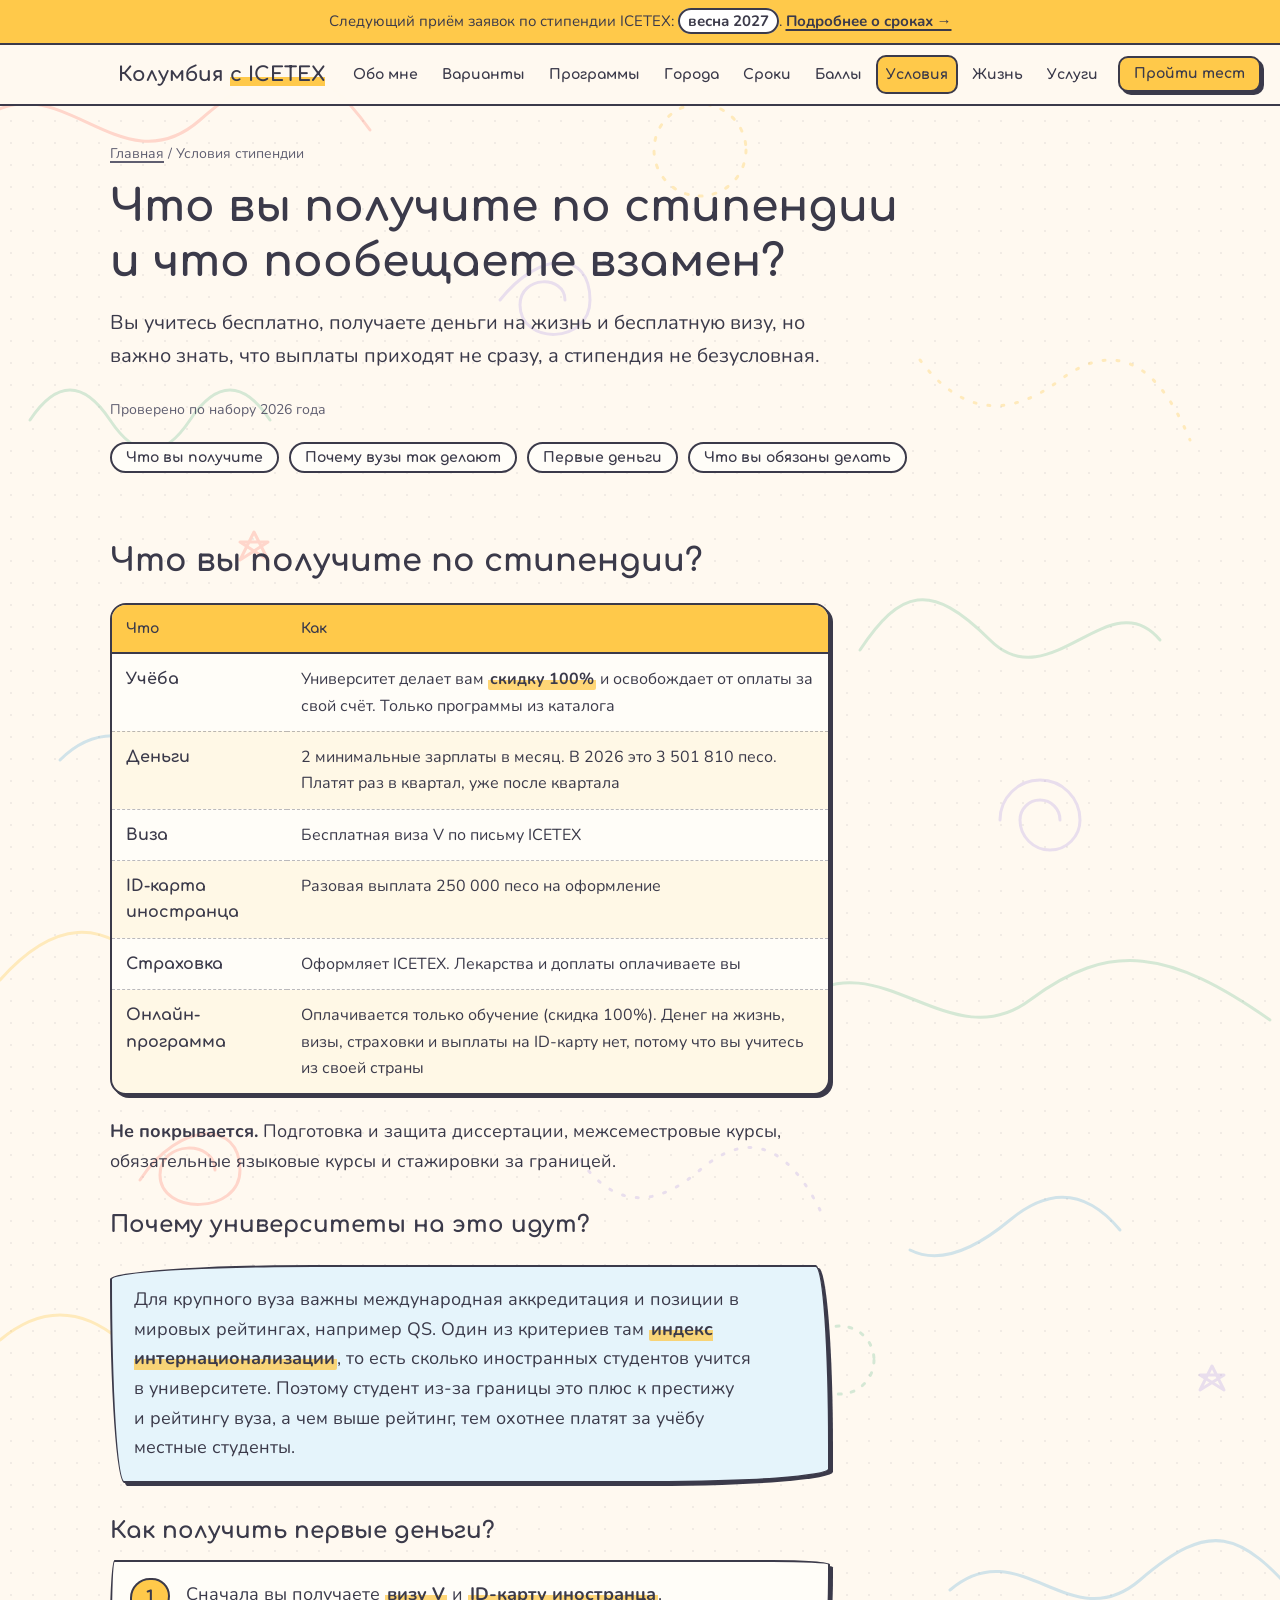
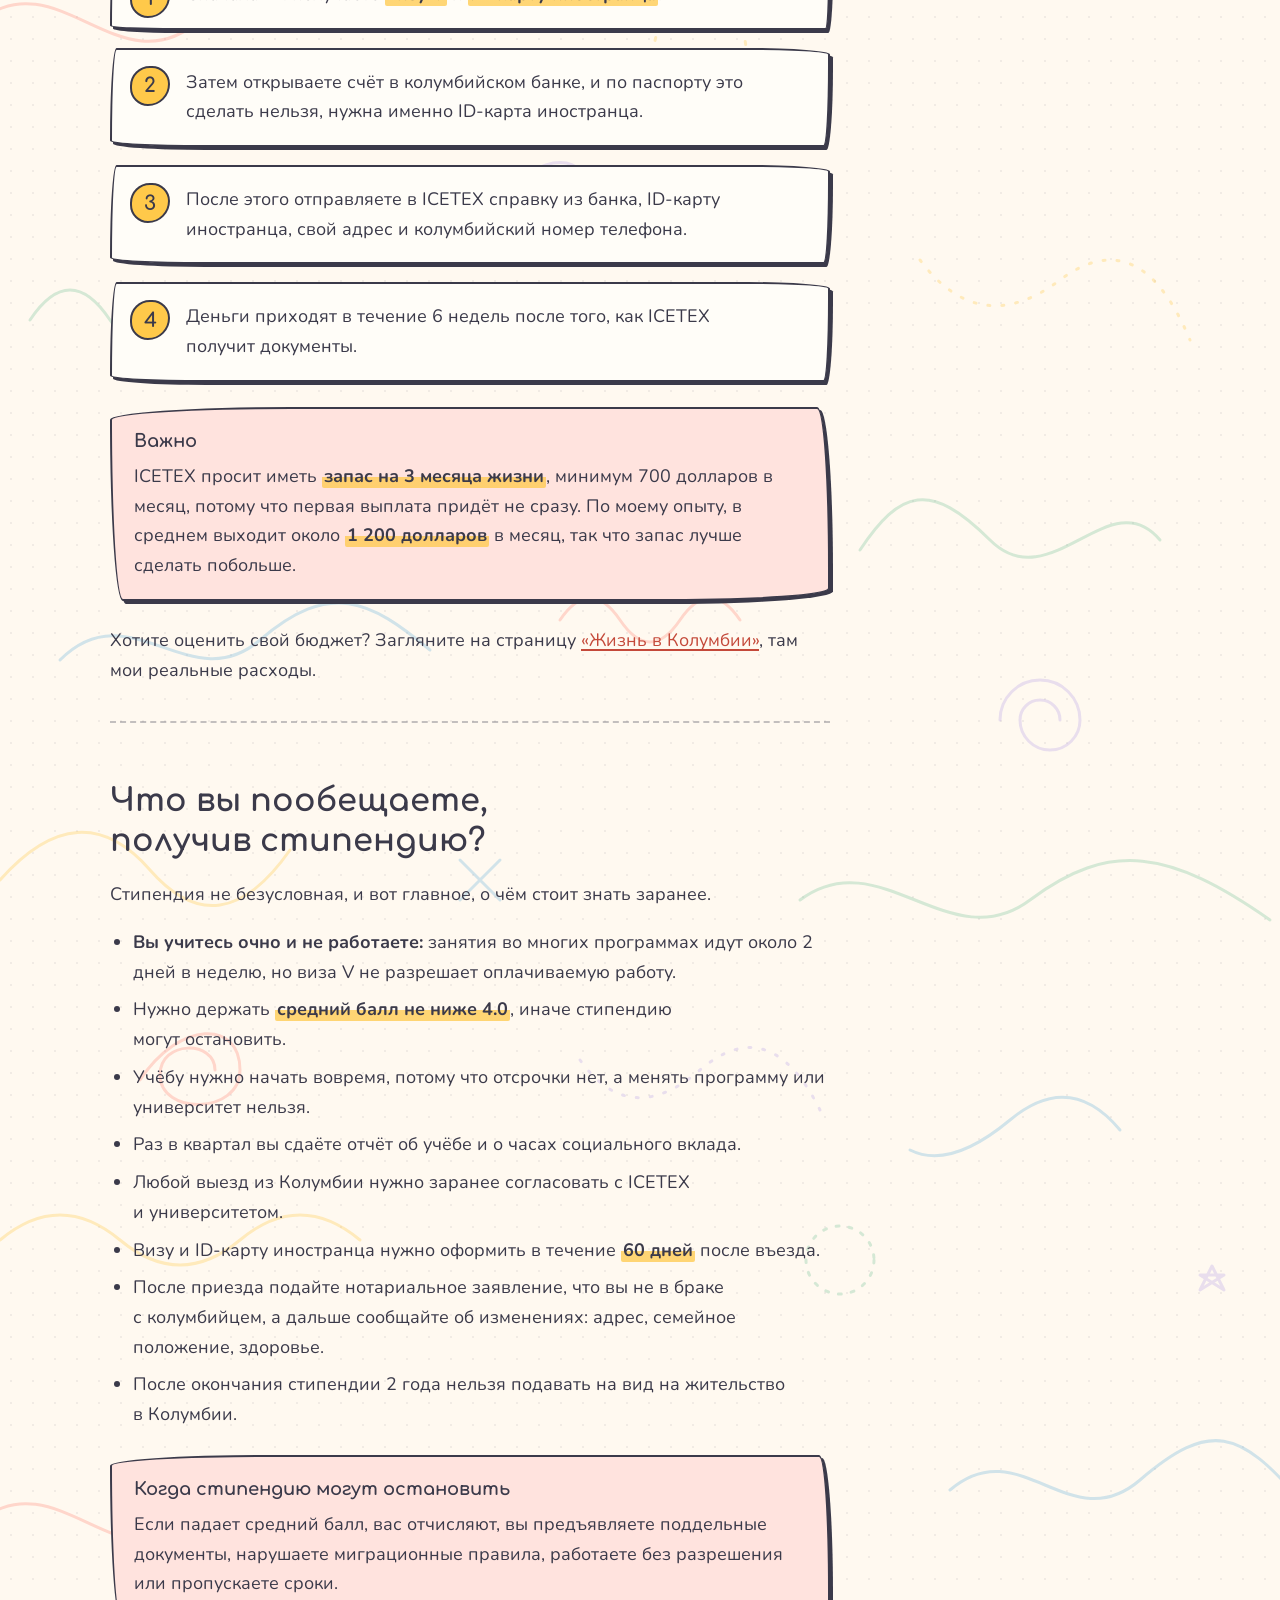
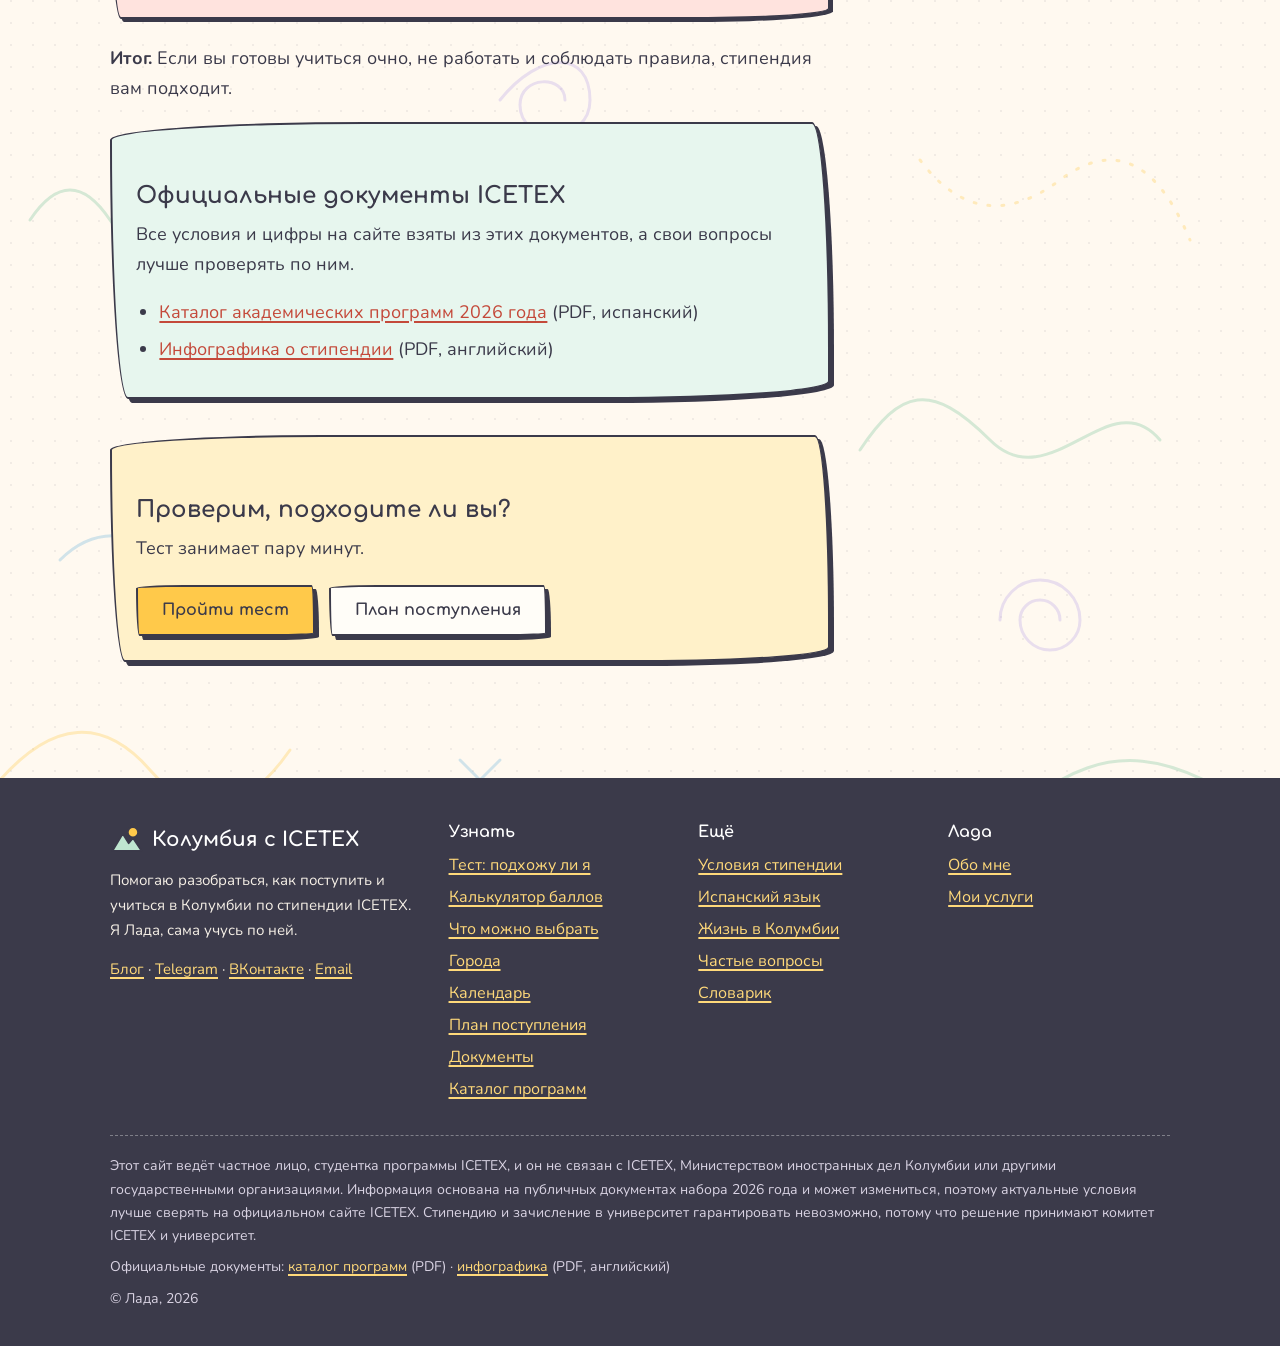
<file: usloviya/index.html>
<!DOCTYPE html>
<html lang="ru">
<head>
<meta charset="utf-8">
<meta name="viewport" content="width=device-width, initial-scale=1">
<title>Что даёт стипендия ICETEX и какие у неё условия</title>
<meta name="description" content="Что оплачивает стипендия, сколько платят в месяц, как получить первые деньги и какие обязанности у стипендиата.">
<meta property="og:type" content="website">
<meta property="og:locale" content="ru_RU">
<meta property="og:title" content="Что даёт стипендия ICETEX и какие у неё условия">
<meta property="og:description" content="Что оплачивает стипендия, сколько платят в месяц, как получить первые деньги и какие обязанности у стипендиата.">
<meta property="og:url" content="https://USERNAME.github.io/REPO/usloviya/">
<meta name="theme-color" content="#FFC94A">
<link rel="icon" href="../assets/img/favicon.svg" type="image/svg+xml">
<link rel="preconnect" href="https://fonts.googleapis.com">
<link rel="preconnect" href="https://fonts.gstatic.com" crossorigin>
<link href="https://fonts.googleapis.com/css2?family=Caveat:wght@600&family=Comfortaa:wght@700&family=Nunito:wght@400;600;700;800&display=swap" rel="stylesheet">
<link rel="stylesheet" href="../assets/css/style.css">
</head>
<body>
<a class="skip-link" href="#main">Перейти к содержимому</a>

<!-- Плашка про ближайший набор: одинаковая на всех страницах -->
<div class="notice" role="note">
 <div class="notice__inner">
  <p>Следующий приём заявок по стипендии ICETEX: <mark class="hl hl--strong">весна 2027</mark>. <a href="../sroki/">Подробнее о сроках →</a></p>
 </div>
</div>

<header class="site-header">
 <div class="site-header__inner">
  <a class="logo" href="../" aria-label="На главную"><svg viewBox="0 0 40 40" aria-hidden="true"><circle cx="27" cy="12" r="6" fill="#FFC94A" stroke="#3B3A4A" stroke-width="2"/><path d="M3 34 L15 14 L22 25 L27 19 L37 34 Z" fill="#BFE6D0" stroke="#3B3A4A" stroke-width="2" stroke-linejoin="round"/></svg><span>Колумбия <em>с ICETEX</em></span></a>
  <button class="menu-toggle" type="button" aria-expanded="false" aria-controls="site-nav">Меню</button>
  <nav class="nav" id="site-nav" aria-label="Основное меню">
   <a href="../obo-mne/">Обо мне</a><a href="../varianty/">Варианты</a><a href="../katalog/">Программы</a><a href="../goroda/">Города</a><a href="../sroki/">Сроки</a><a href="../baly/">Баллы</a><a href="../usloviya/" aria-current="page">Условия</a><a href="../byudzhet/">Жизнь</a><a href="../uslugi/">Услуги</a>
   <a class="btn" href="../test/">Пройти тест</a>
  </nav>
 </div>
</header>

<main id="main">
<section class="page-head"><div class="container"><nav class="crumbs" aria-label="Хлебные крошки"><a href="../">Главная</a> / Условия стипендии</nav><h1>Что вы получите по стипендии<br>и что пообещаете взамен?</h1><p class="lead">Вы учитесь бесплатно, получаете деньги на жизнь и бесплатную визу, но важно знать, что выплаты приходят не сразу, а стипендия не безусловная.</p><span class="checked">Проверено по <span data-cfg-date>набору 2026 года</span></span><div style="margin-top:18px"><ul class="toc"><li><a href="#daet">Что вы получите</a></li><li><a href="#pochemu">Почему вузы так делают</a></li><li><a href="#pervye-dengi">Первые деньги</a></li><li><a href="#obyazannosti">Что вы обязаны делать</a></li></ul></div></div></section><section class="section" style="padding-top:8px"><div class="container"><div class="text prose">
<h2 id="daet">Что вы получите по стипендии?</h2>
<div class="table-wrap "><table><thead><tr><th scope="col">Что</th><th scope="col">Как</th></tr></thead><tbody><tr><td><strong>Учёба</strong></td><td>Университет делает вам <mark class="hl">скидку 100%</mark> и освобождает от оплаты за свой счёт. Только программы из каталога</td></tr><tr><td><strong>Деньги</strong></td><td>2 минимальные зарплаты в месяц. В 2026 это 3 501 810 песо. Платят раз в квартал, уже после квартала</td></tr><tr><td><strong>Виза</strong></td><td>Бесплатная виза V по письму ICETEX</td></tr><tr><td><strong>ID-карта иностранца</strong></td><td>Разовая выплата 250 000 песо на оформление</td></tr><tr><td><strong>Страховка</strong></td><td>Оформляет ICETEX. Лекарства и доплаты оплачиваете вы</td></tr><tr><td><strong>Онлайн-программа</strong></td><td>Оплачивается только обучение (скидка 100%). Денег на жизнь, визы, страховки и выплаты на ID-карту нет, потому что вы учитесь из своей страны</td></tr></tbody></table></div>
<p><strong>Не покрывается.</strong> Подготовка и защита диссертации, межсеместровые курсы, обязательные языковые курсы и стажировки за границей.</p>

<h3 id="pochemu">Почему университеты на это идут?</h3>
<div class="callout callout--sky"><p>Для крупного вуза важны международная аккредитация и позиции в мировых рейтингах, например QS. Один из критериев там <mark class="hl">индекс интернационализации</mark>, то есть сколько иностранных студентов учится в университете. Поэтому студент из-за границы это плюс к престижу и рейтингу вуза, а чем выше рейтинг, тем охотнее платят за учёбу местные студенты.</p></div>

<h3 id="pervye-dengi">Как получить первые деньги?</h3>
<ol class="steps">
 <li>Сначала вы получаете <mark class="hl">визу V</mark> и <mark class="hl">ID-карту иностранца</mark>.</li>
 <li>Затем открываете счёт в колумбийском банке, и по паспорту это сделать нельзя, нужна именно ID-карта иностранца.</li>
 <li>После этого отправляете в ICETEX справку из банка, ID-карту иностранца, свой адрес и колумбийский номер телефона.</li>
 <li>Деньги приходят в течение 6 недель после того, как ICETEX получит документы.</li>
</ol>
<div class="callout callout--coral"><strong class="callout__title">Важно</strong><p>ICETEX просит иметь <mark class="hl">запас на 3 месяца жизни</mark>, минимум 700 долларов в месяц, потому что первая выплата придёт не сразу. По моему опыту, в среднем выходит около <mark class="hl">1 200 долларов</mark> в месяц, так что запас лучше сделать побольше.</p></div>
<p>Хотите оценить свой бюджет? Загляните на страницу <a href="../byudzhet/">«Жизнь в Колумбии»</a>, там мои реальные расходы.</p>

<hr>
<h2 id="obyazannosti">Что вы пообещаете, получив стипендию?</h2>
<p>Стипендия не безусловная, и вот главное, о чём стоит знать заранее.</p>
<ul>
 <li><strong>Вы учитесь очно и не работаете:</strong> занятия во многих программах идут около 2 дней в неделю, но виза V не разрешает оплачиваемую работу.</li>
 <li>Нужно держать <mark class="hl">средний балл не ниже 4.0</mark>, иначе стипендию могут остановить.</li>
 <li>Учёбу нужно начать вовремя, потому что отсрочки нет, а менять программу или университет нельзя.</li>
 <li>Раз в квартал вы сдаёте отчёт об учёбе и о часах социального вклада.</li>
 <li>Любой выезд из Колумбии нужно заранее согласовать с ICETEX и университетом.</li>
 <li>Визу и ID-карту иностранца нужно оформить в течение <mark class="hl">60 дней</mark> после въезда.</li>
 <li>После приезда подайте нотариальное заявление, что вы не в браке с колумбийцем, а дальше сообщайте об изменениях: адрес, семейное положение, здоровье.</li>
 <li>После окончания стипендии 2 года нельзя подавать на вид на жительство в Колумбии.</li>
</ul>
<div class="callout callout--coral"><strong class="callout__title">Когда стипендию могут остановить</strong><p>Если падает средний балл, вас отчисляют, вы предъявляете поддельные документы, нарушаете миграционные правила, работаете без разрешения или пропускаете сроки.</p></div>
<p><strong>Итог.</strong> Если вы готовы учиться очно, не работать и соблюдать правила, стипендия вам подходит.</p>
<div class="card card--mint docs-box"><h3>Официальные документы ICETEX</h3><p>Все условия и цифры на сайте взяты из этих документов, а свои вопросы лучше проверять по ним.</p><ul><li><a data-cfg="catalog" href="#">Каталог академических программ 2026 года</a> (PDF, испанский)</li><li><a data-cfg="info" href="#">Инфографика о стипендии</a> (PDF, английский)</li></ul></div><div class="card card--sun cta-box"><h3>Проверим, подходите ли вы?</h3><p>Тест занимает пару минут.</p><div class="btn-row"><a class="btn " href="../test/">Пройти тест</a><a class="btn btn--ghost" href="../plan/">План поступления</a></div></div></div></div></section>
</main>

<div class="float-cta"><a class="btn" href="../test/">Пройти тест</a></div>

<footer class="site-footer">
 <div class="container">
  <div class="footer__grid">
   <div class="footer__about">
    <a class="logo" href="../" style="color:#fff"><svg viewBox="0 0 40 40" aria-hidden="true"><circle cx="27" cy="12" r="6" fill="#FFC94A" stroke="#3B3A4A" stroke-width="2"/><path d="M3 34 L15 14 L22 25 L27 19 L37 34 Z" fill="#BFE6D0" stroke="#3B3A4A" stroke-width="2" stroke-linejoin="round"/></svg><span>Колумбия с ICETEX</span></a>
    <p style="margin-top:12px">Помогаю разобраться, как поступить и учиться в Колумбии по стипендии ICETEX. Я Лада, сама учусь по ней.</p>
    <p><a data-cfg="instagram" class="is-todo " href="#">Блог</a> · <a data-cfg="telegram" class="is-todo " href="#">Telegram</a> · <a data-cfg="vk" class="is-todo " href="#">ВКонтакте</a> · <a data-cfg="email" class="is-todo " href="#">Email</a></p>
   </div>
   <div><h4>Узнать</h4><ul><li><a href="../test/">Тест: подхожу ли я</a></li><li><a href="../baly/">Калькулятор баллов</a></li><li><a href="../varianty/">Что можно выбрать</a></li><li><a href="../goroda/">Города</a></li><li><a href="../sroki/">Календарь</a></li><li><a href="../plan/">План поступления</a></li><li><a href="../dokumenty/">Документы</a></li><li><a href="../katalog/">Каталог программ</a></li></ul></div>
   <div><h4>Ещё</h4><ul><li><a href="../usloviya/">Условия стипендии</a></li><li><a href="../ispanskij/">Испанский язык</a></li><li><a href="../byudzhet/">Жизнь в Колумбии</a></li><li><a href="../voprosy/">Частые вопросы</a></li><li><a href="../slovar/">Словарик</a></li></ul></div>
   <div><h4>Лада</h4><ul><li><a href="../obo-mne/">Обо мне</a></li><li><a href="../uslugi/">Мои услуги</a></li></ul></div>
  </div>
  <div class="disclaimer">
   <p>Этот сайт ведёт частное лицо, студентка программы ICETEX, и он не связан с ICETEX, Министерством иностранных дел Колумбии или другими государственными организациями. Информация основана на публичных документах набора 2026 года и может измениться, поэтому актуальные условия лучше сверять на официальном сайте ICETEX. Стипендию и зачисление в университет гарантировать невозможно, потому что решение принимают комитет ICETEX и университет.</p>
   <p>Официальные документы: <a data-cfg="catalog" href="#">каталог программ</a> (PDF) · <a data-cfg="info" href="#">инфографика</a> (PDF, английский)</p>
   <p>© Лада, 2026</p>
  </div>
 </div>
</footer>

<script src="../assets/js/config.js"></script>
<script src="../assets/js/main.js"></script>
</body>
</html>
</file>
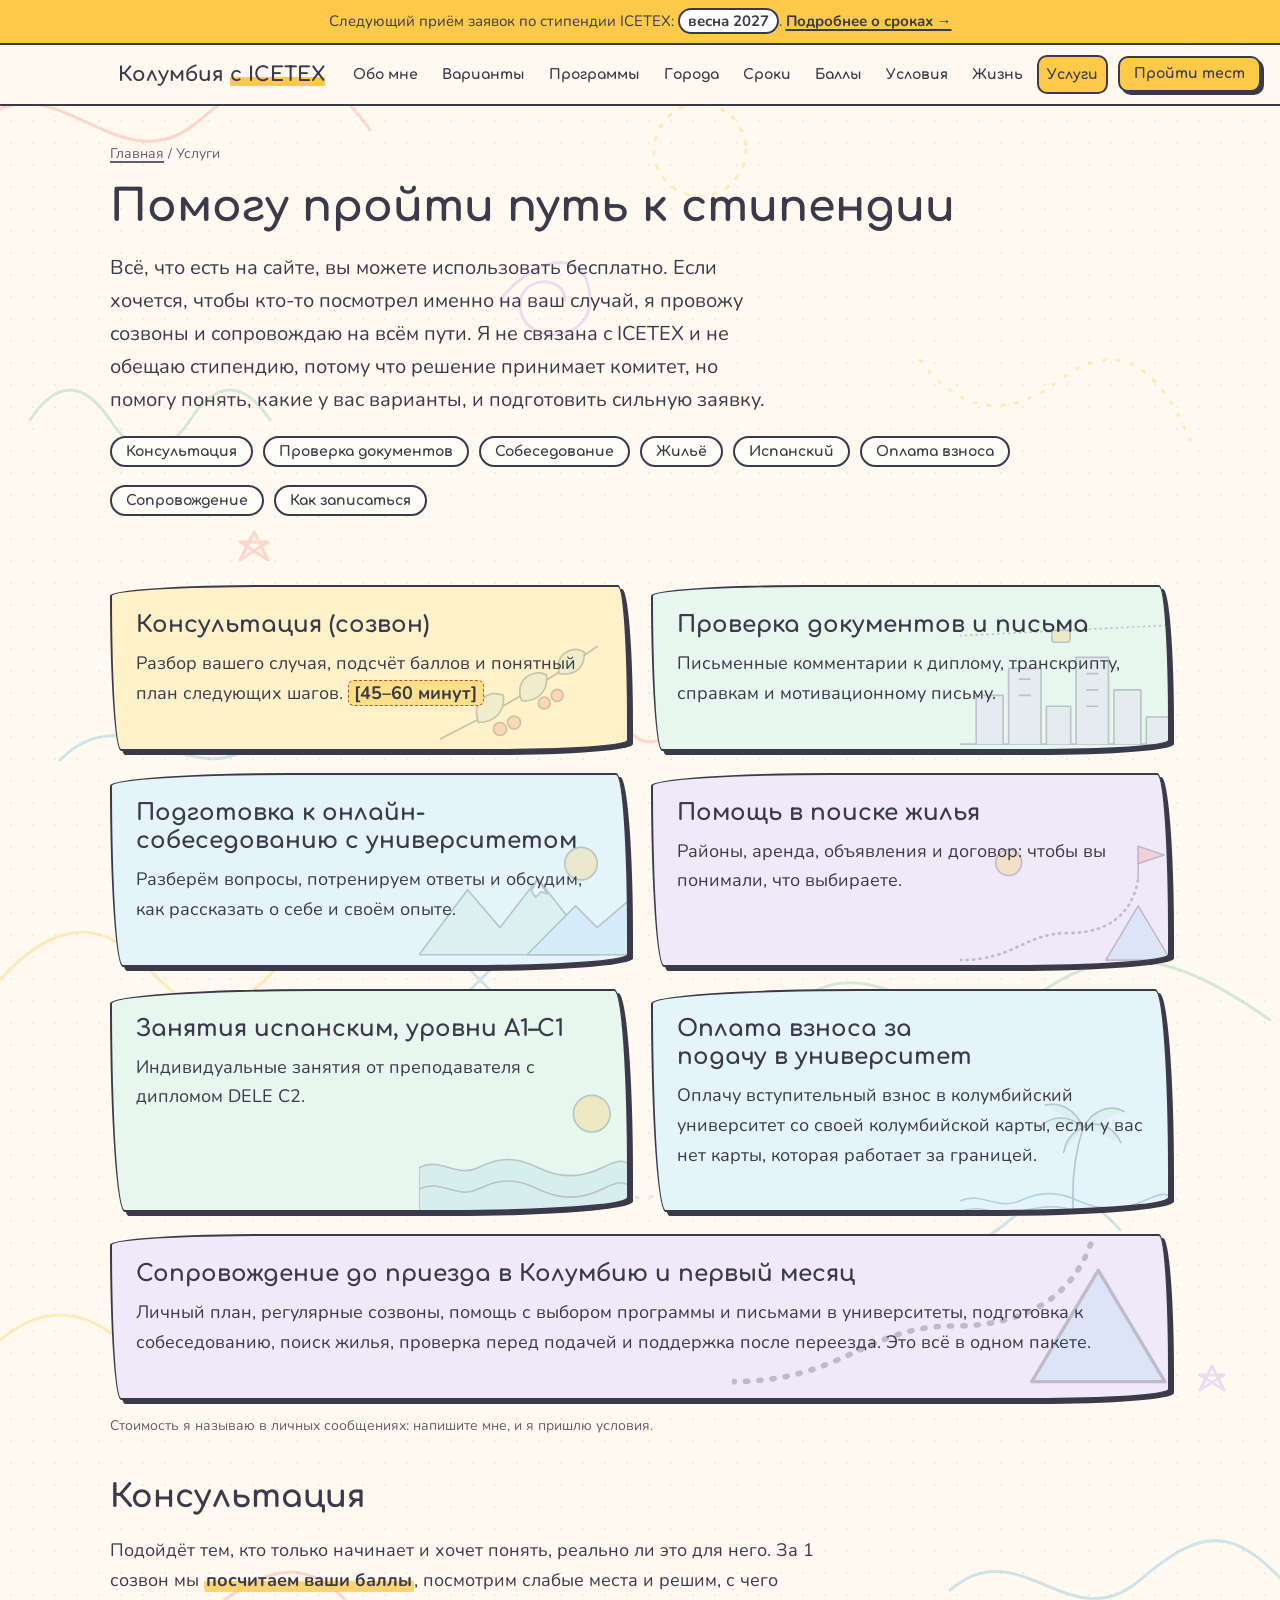
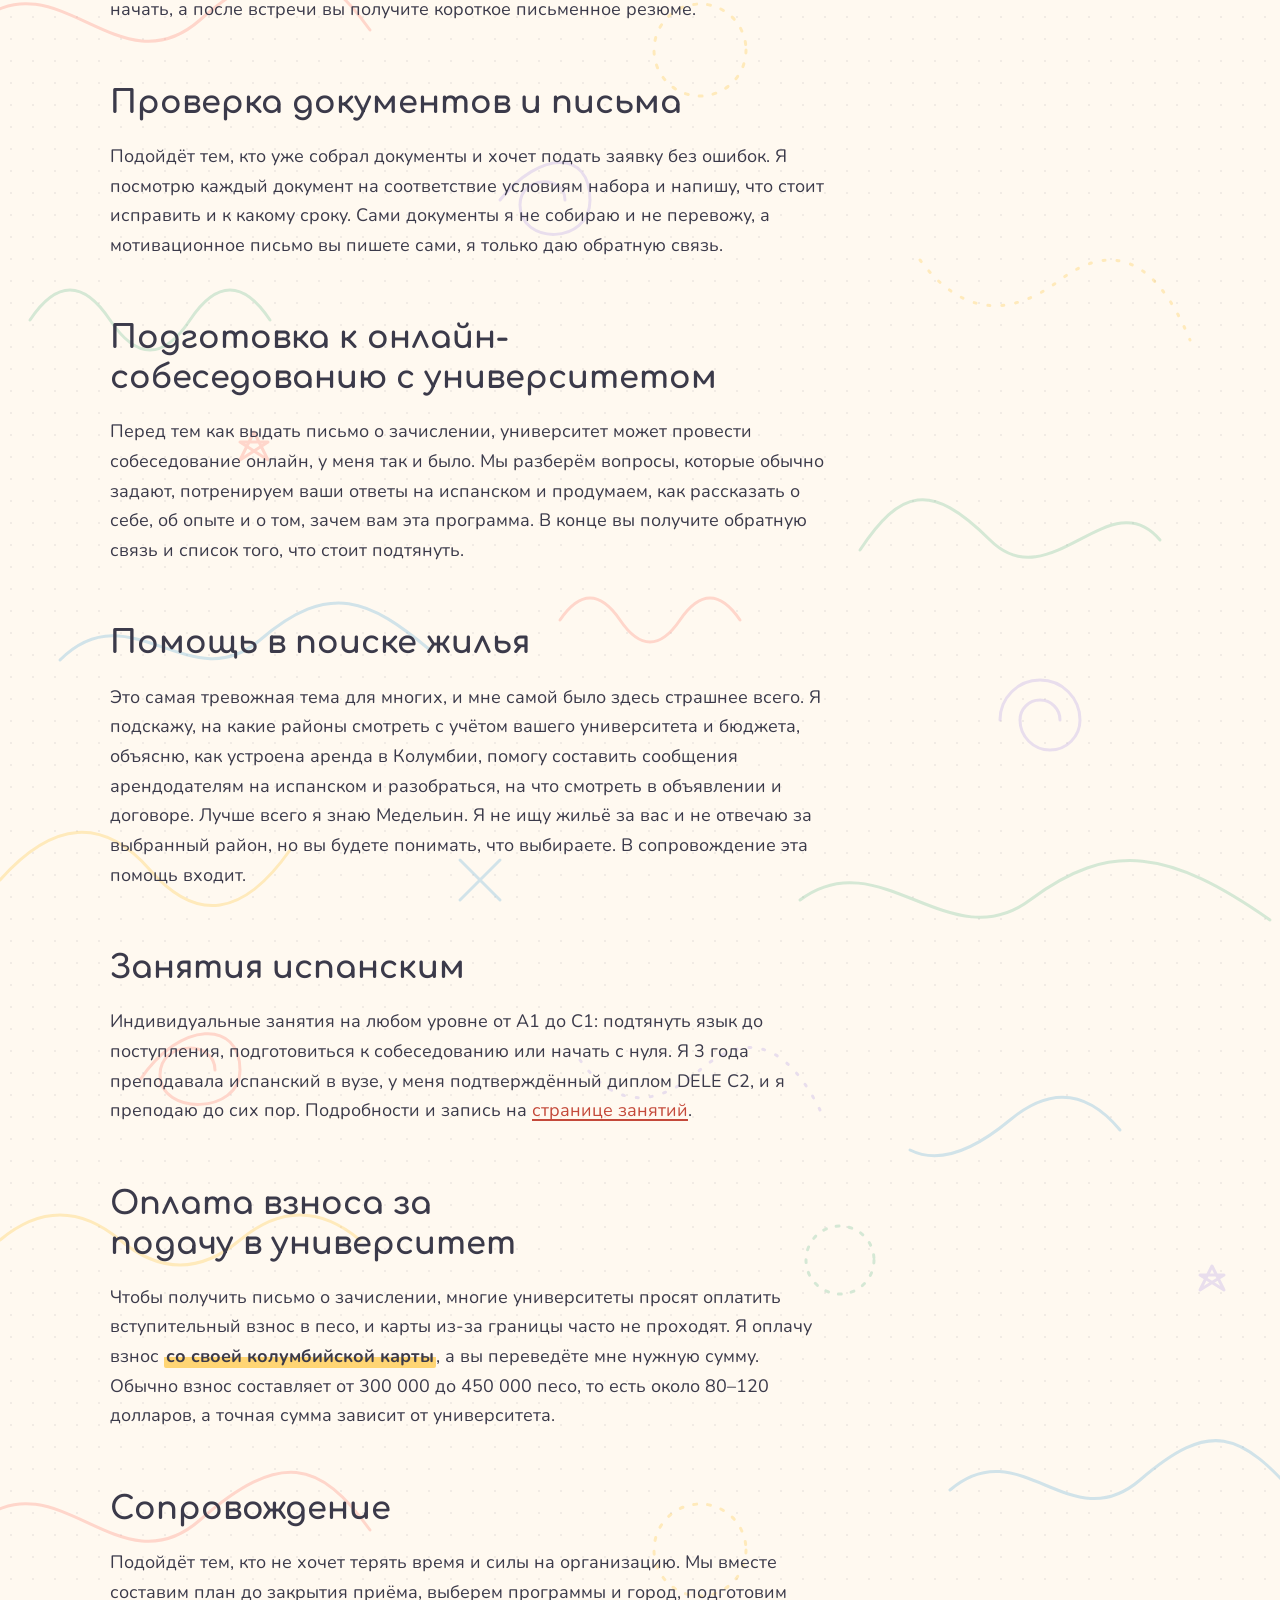
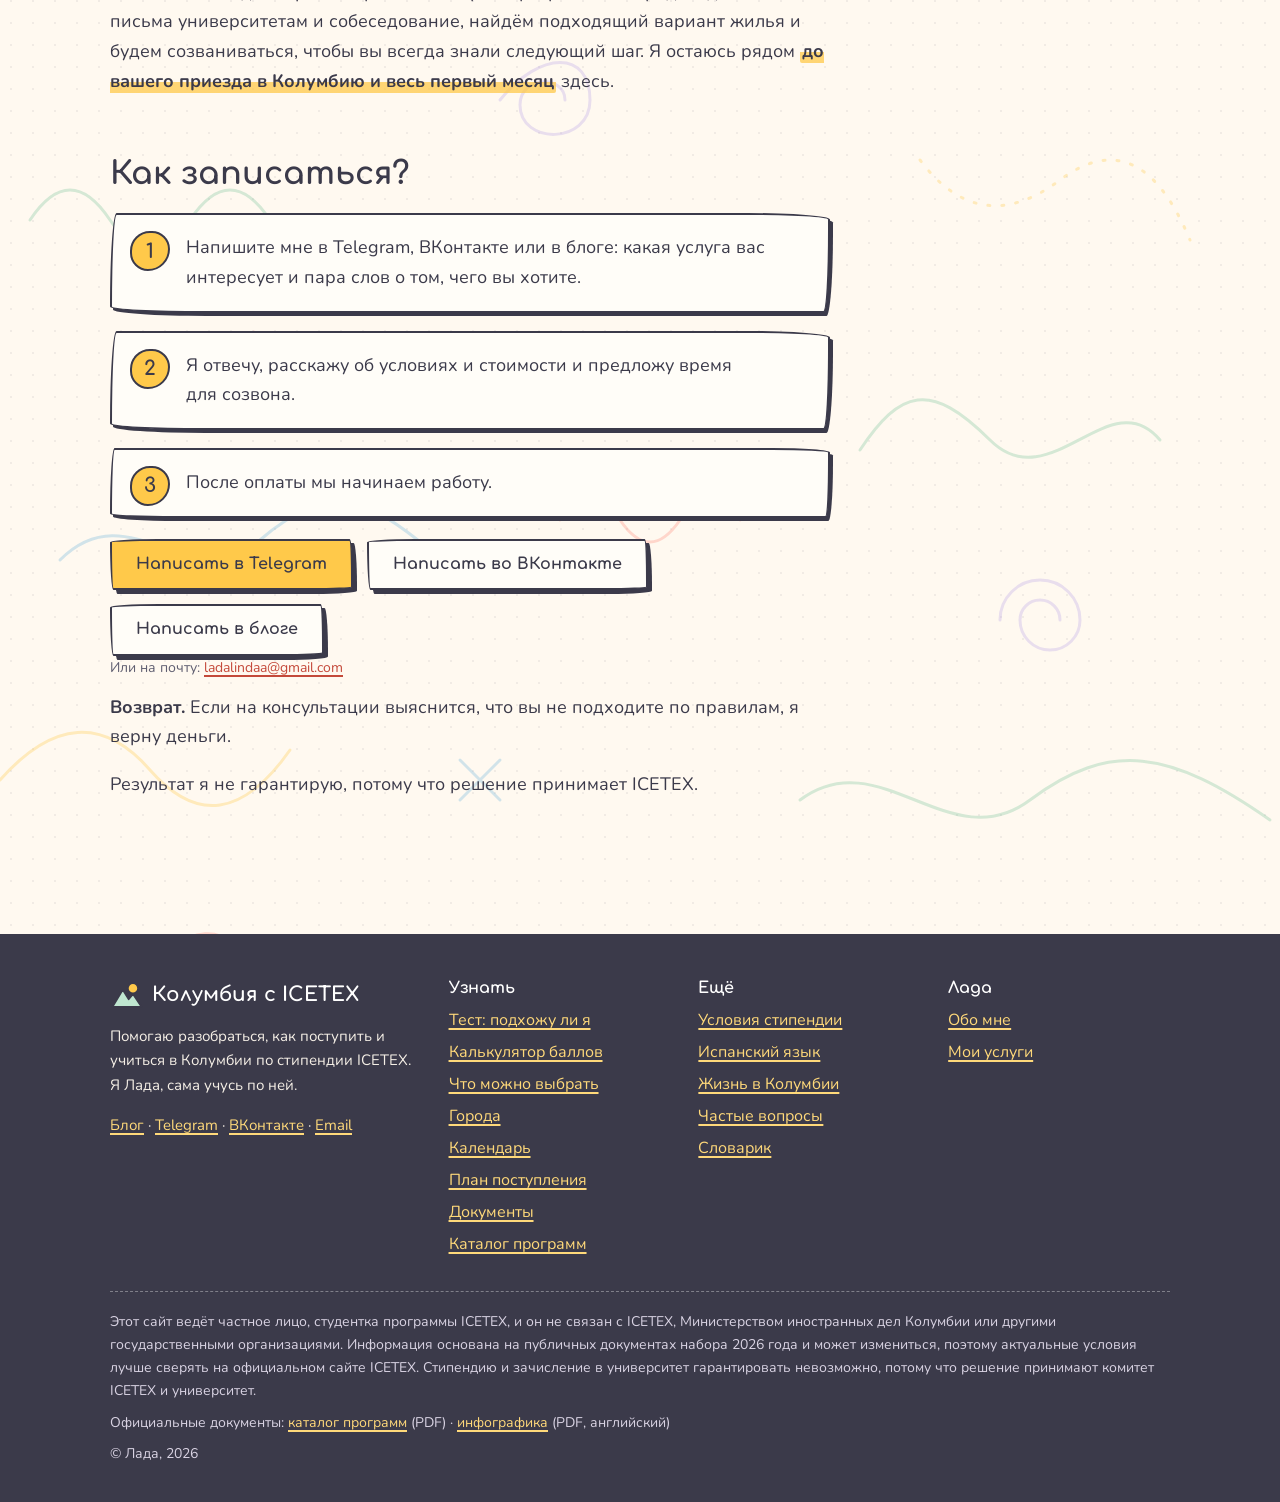
<file: uslugi/index.html>
<!DOCTYPE html>
<html lang="ru">
<head>
<meta charset="utf-8">
<meta name="viewport" content="width=device-width, initial-scale=1">
<title>Консультации по стипендии ICETEX: созвон, проверка документов, сопровождение</title>
<meta name="description" content="Помогу разобраться со стипендией ICETEX: консультация, проверка документов и письма, сопровождение до приезда и оплата взноса в университет.">
<meta property="og:type" content="website">
<meta property="og:locale" content="ru_RU">
<meta property="og:title" content="Консультации по стипендии ICETEX: созвон, проверка документов, сопровождение">
<meta property="og:description" content="Помогу разобраться со стипендией ICETEX: консультация, проверка документов и письма, сопровождение до приезда и оплата взноса в университет.">
<meta property="og:url" content="https://USERNAME.github.io/REPO/uslugi/">
<meta name="theme-color" content="#FFC94A">
<link rel="icon" href="../assets/img/favicon.svg" type="image/svg+xml">
<link rel="preconnect" href="https://fonts.googleapis.com">
<link rel="preconnect" href="https://fonts.gstatic.com" crossorigin>
<link href="https://fonts.googleapis.com/css2?family=Caveat:wght@600&family=Comfortaa:wght@700&family=Nunito:wght@400;600;700;800&display=swap" rel="stylesheet">
<link rel="stylesheet" href="../assets/css/style.css">
</head>
<body>
<a class="skip-link" href="#main">Перейти к содержимому</a>

<!-- Плашка про ближайший набор: одинаковая на всех страницах -->
<div class="notice" role="note">
 <div class="notice__inner">
  <p>Следующий приём заявок по стипендии ICETEX: <mark class="hl hl--strong">весна 2027</mark>. <a href="../sroki/">Подробнее о сроках →</a></p>
 </div>
</div>

<header class="site-header">
 <div class="site-header__inner">
  <a class="logo" href="../" aria-label="На главную"><svg viewBox="0 0 40 40" aria-hidden="true"><circle cx="27" cy="12" r="6" fill="#FFC94A" stroke="#3B3A4A" stroke-width="2"/><path d="M3 34 L15 14 L22 25 L27 19 L37 34 Z" fill="#BFE6D0" stroke="#3B3A4A" stroke-width="2" stroke-linejoin="round"/></svg><span>Колумбия <em>с ICETEX</em></span></a>
  <button class="menu-toggle" type="button" aria-expanded="false" aria-controls="site-nav">Меню</button>
  <nav class="nav" id="site-nav" aria-label="Основное меню">
   <a href="../obo-mne/">Обо мне</a><a href="../varianty/">Варианты</a><a href="../katalog/">Программы</a><a href="../goroda/">Города</a><a href="../sroki/">Сроки</a><a href="../baly/">Баллы</a><a href="../usloviya/">Условия</a><a href="../byudzhet/">Жизнь</a><a href="../uslugi/" aria-current="page">Услуги</a>
   <a class="btn" href="../test/">Пройти тест</a>
  </nav>
 </div>
</header>

<main id="main">
<section class="page-head"><div class="container"><nav class="crumbs" aria-label="Хлебные крошки"><a href="../">Главная</a> / Услуги</nav><h1>Помогу пройти путь к стипендии</h1><p class="lead">Всё, что есть на сайте, вы можете использовать бесплатно. Если хочется, чтобы кто-то посмотрел именно на ваш случай, я провожу созвоны и сопровождаю на всём пути. Я не связана с ICETEX и не обещаю стипендию, потому что решение принимает комитет, но помогу понять, какие у вас варианты, и подготовить сильную заявку.</p><div style="margin-top:18px"><ul class="toc"><li><a href="#konsultaciya">Консультация</a></li><li><a href="#proverka">Проверка документов</a></li><li><a href="#sobesedovanie">Собеседование</a></li><li><a href="#zhile-uslugi">Жильё</a></li><li><a href="#ispanskij-uslugi">Испанский</a></li><li><a href="#oplata">Оплата взноса</a></li><li><a href="#soprovozhdenie">Сопровождение</a></li><li><a href="#zapis">Как записаться</a></li></ul></div></div></section>
<section class="section" style="padding-top:8px"><div class="container">
 <div class="grid grid--2">
  <div class="card card--sun bg-coffee"><h3>Консультация (созвон)</h3><p>Разбор вашего случая, подсчёт баллов и понятный план следующих шагов. <mark class="todo">[45–60 минут]</mark></p></div>
  <div class="card card--mint bg-city"><h3>Проверка документов и письма</h3><p>Письменные комментарии к диплому, транскрипту, справкам и мотивационному письму.</p></div>
  <div class="card card--sky bg-mountains"><h3>Подготовка к онлайн-собеседованию с университетом</h3><p>Разберём вопросы, потренируем ответы и обсудим, как рассказать о себе и своём опыте.</p></div>
  <div class="card card--lavender bg-road"><h3>Помощь в поиске жилья</h3><p>Районы, аренда, объявления и договор: чтобы вы понимали, что выбираете.</p></div>
  <div class="card card--mint bg-waves"><h3>Занятия испанским, уровни A1–C1</h3><p>Индивидуальные занятия от преподавателя с дипломом DELE C2.</p></div>
  <div class="card card--sky bg-palms"><h3>Оплата взноса за подачу в университет</h3><p>Оплачу вступительный взнос в колумбийский университет со своей колумбийской карты, если у вас нет карты, которая работает за границей.</p></div>
  <div class="card card--lavender bg-road" style="grid-column:1/-1"><h3>Сопровождение до приезда в Колумбию и первый месяц</h3><p>Личный план, регулярные созвоны, помощь с выбором программы и письмами в университеты, подготовка к собеседованию, поиск жилья, проверка перед подачей и поддержка после переезда. Это всё в одном пакете.</p></div>
 </div>
 <p class="count-note" style="margin-top:14px">Стоимость я называю в личных сообщениях: напишите мне, и я пришлю условия.</p>
 <div class="text prose" style="margin-top:40px">
  <h2 id="konsultaciya">Консультация</h2>
  <p>Подойдёт тем, кто только начинает и хочет понять, реально ли это для него. За 1 созвон мы <mark class="hl">посчитаем ваши баллы</mark>, посмотрим слабые места и решим, с чего начать, а после встречи вы получите короткое письменное резюме.</p>
  <h2 id="proverka">Проверка документов и письма</h2>
  <p>Подойдёт тем, кто уже собрал документы и хочет подать заявку без ошибок. Я посмотрю каждый документ на соответствие условиям набора и напишу, что стоит исправить и к какому сроку. Сами документы я не собираю и не перевожу, а мотивационное письмо вы пишете сами, я только даю обратную связь.</p>
  <h2 id="sobesedovanie">Подготовка к онлайн-собеседованию с университетом</h2>
  <p>Перед тем как выдать письмо о зачислении, университет может провести собеседование онлайн, у меня так и было. Мы разберём вопросы, которые обычно задают, потренируем ваши ответы на испанском и продумаем, как рассказать о себе, об опыте и о том, зачем вам эта программа. В конце вы получите обратную связь и список того, что стоит подтянуть.</p>
  <h2 id="zhile-uslugi">Помощь в поиске жилья</h2>
  <p>Это самая тревожная тема для многих, и мне самой было здесь страшнее всего. Я подскажу, на какие районы смотреть с учётом вашего университета и бюджета, объясню, как устроена аренда в Колумбии, помогу составить сообщения арендодателям на испанском и разобраться, на что смотреть в объявлении и договоре. Лучше всего я знаю Медельин. Я не ищу жильё за вас и не отвечаю за выбранный район, но вы будете понимать, что выбираете. В сопровождение эта помощь входит.</p>
  <h2 id="ispanskij-uslugi">Занятия испанским</h2>
  <p>Индивидуальные занятия на любом уровне от A1 до C1: подтянуть язык до поступления, подготовиться к собеседованию или начать с нуля. Я 3 года преподавала испанский в вузе, у меня подтверждённый диплом DELE C2, и я преподаю до сих пор. Подробности и запись на <a data-cfg="esp" href="#">странице занятий</a>.</p>
  <h2 id="oplata">Оплата взноса за подачу в университет</h2>
  <p>Чтобы получить письмо о зачислении, многие университеты просят оплатить вступительный взнос в песо, и карты из-за границы часто не проходят. Я оплачу взнос <mark class="hl">со своей колумбийской карты</mark>, а вы переведёте мне нужную сумму. Обычно взнос составляет от 300 000 до 450 000 песо, то есть около 80–120 долларов, а точная сумма зависит от университета.</p>
  <h2 id="soprovozhdenie">Сопровождение</h2>
  <p>Подойдёт тем, кто не хочет терять время и силы на организацию. Мы вместе составим план до закрытия приёма, выберем программы и город, подготовим письма университетам и собеседование, найдём подходящий вариант жилья и будем созваниваться, чтобы вы всегда знали следующий шаг. Я остаюсь рядом <mark class="hl">до вашего приезда в Колумбию и весь первый месяц</mark> здесь.</p>
  <h2 id="zapis">Как записаться?</h2>
  <ol class="steps">
   <li>Напишите мне в Telegram, ВКонтакте или в блоге: какая услуга вас интересует и пара слов о том, чего вы хотите.</li>
   <li>Я отвечу, расскажу об условиях и стоимости и предложу время для созвона.</li>
   <li>После оплаты мы начинаем работу.</li>
  </ol>
  <div class="btn-row"><a class="btn" data-cfg="telegram" href="#">Написать в Telegram</a><a class="btn btn--ghost" data-cfg="vk" href="#">Написать во ВКонтакте</a><a class="btn btn--ghost" data-cfg="instagram" href="#">Написать в блоге</a></div>
  <p class="count-note">Или на почту: <a data-cfg="email" data-cfg-text class="is-todo" href="#">email</a></p>
  <p><strong>Возврат.</strong> Если на консультации выяснится, что вы не подходите по правилам, я верну деньги.</p>
  <p>Результат я не гарантирую, потому что решение принимает ICETEX.</p>
 </div>
</div></section>

</main>

<div class="float-cta"><a class="btn" href="../test/">Пройти тест</a></div>

<footer class="site-footer">
 <div class="container">
  <div class="footer__grid">
   <div class="footer__about">
    <a class="logo" href="../" style="color:#fff"><svg viewBox="0 0 40 40" aria-hidden="true"><circle cx="27" cy="12" r="6" fill="#FFC94A" stroke="#3B3A4A" stroke-width="2"/><path d="M3 34 L15 14 L22 25 L27 19 L37 34 Z" fill="#BFE6D0" stroke="#3B3A4A" stroke-width="2" stroke-linejoin="round"/></svg><span>Колумбия с ICETEX</span></a>
    <p style="margin-top:12px">Помогаю разобраться, как поступить и учиться в Колумбии по стипендии ICETEX. Я Лада, сама учусь по ней.</p>
    <p><a data-cfg="instagram" class="is-todo " href="#">Блог</a> · <a data-cfg="telegram" class="is-todo " href="#">Telegram</a> · <a data-cfg="vk" class="is-todo " href="#">ВКонтакте</a> · <a data-cfg="email" class="is-todo " href="#">Email</a></p>
   </div>
   <div><h4>Узнать</h4><ul><li><a href="../test/">Тест: подхожу ли я</a></li><li><a href="../baly/">Калькулятор баллов</a></li><li><a href="../varianty/">Что можно выбрать</a></li><li><a href="../goroda/">Города</a></li><li><a href="../sroki/">Календарь</a></li><li><a href="../plan/">План поступления</a></li><li><a href="../dokumenty/">Документы</a></li><li><a href="../katalog/">Каталог программ</a></li></ul></div>
   <div><h4>Ещё</h4><ul><li><a href="../usloviya/">Условия стипендии</a></li><li><a href="../ispanskij/">Испанский язык</a></li><li><a href="../byudzhet/">Жизнь в Колумбии</a></li><li><a href="../voprosy/">Частые вопросы</a></li><li><a href="../slovar/">Словарик</a></li></ul></div>
   <div><h4>Лада</h4><ul><li><a href="../obo-mne/">Обо мне</a></li><li><a href="../uslugi/">Мои услуги</a></li></ul></div>
  </div>
  <div class="disclaimer">
   <p>Этот сайт ведёт частное лицо, студентка программы ICETEX, и он не связан с ICETEX, Министерством иностранных дел Колумбии или другими государственными организациями. Информация основана на публичных документах набора 2026 года и может измениться, поэтому актуальные условия лучше сверять на официальном сайте ICETEX. Стипендию и зачисление в университет гарантировать невозможно, потому что решение принимают комитет ICETEX и университет.</p>
   <p>Официальные документы: <a data-cfg="catalog" href="#">каталог программ</a> (PDF) · <a data-cfg="info" href="#">инфографика</a> (PDF, английский)</p>
   <p>© Лада, 2026</p>
  </div>
 </div>
</footer>

<script src="../assets/js/config.js"></script>
<script src="../assets/js/main.js"></script>
</body>
</html>
</file>
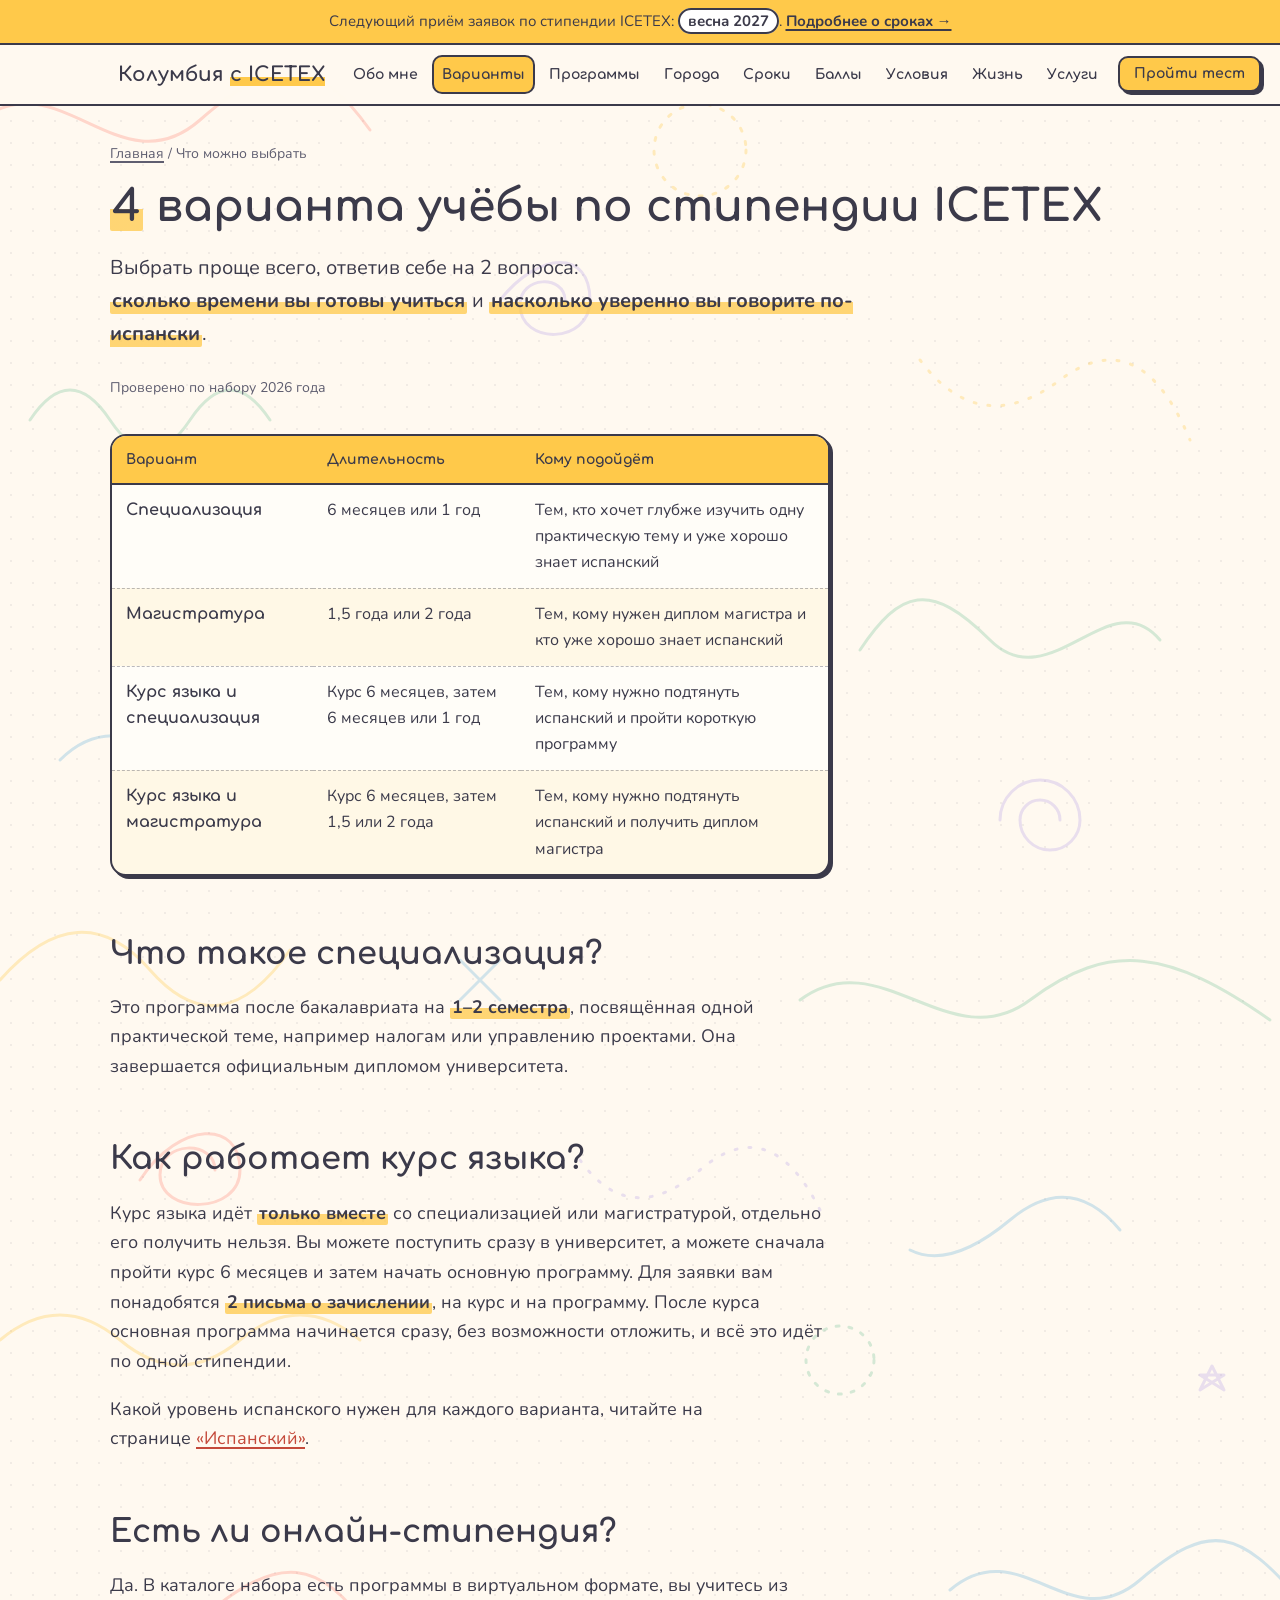
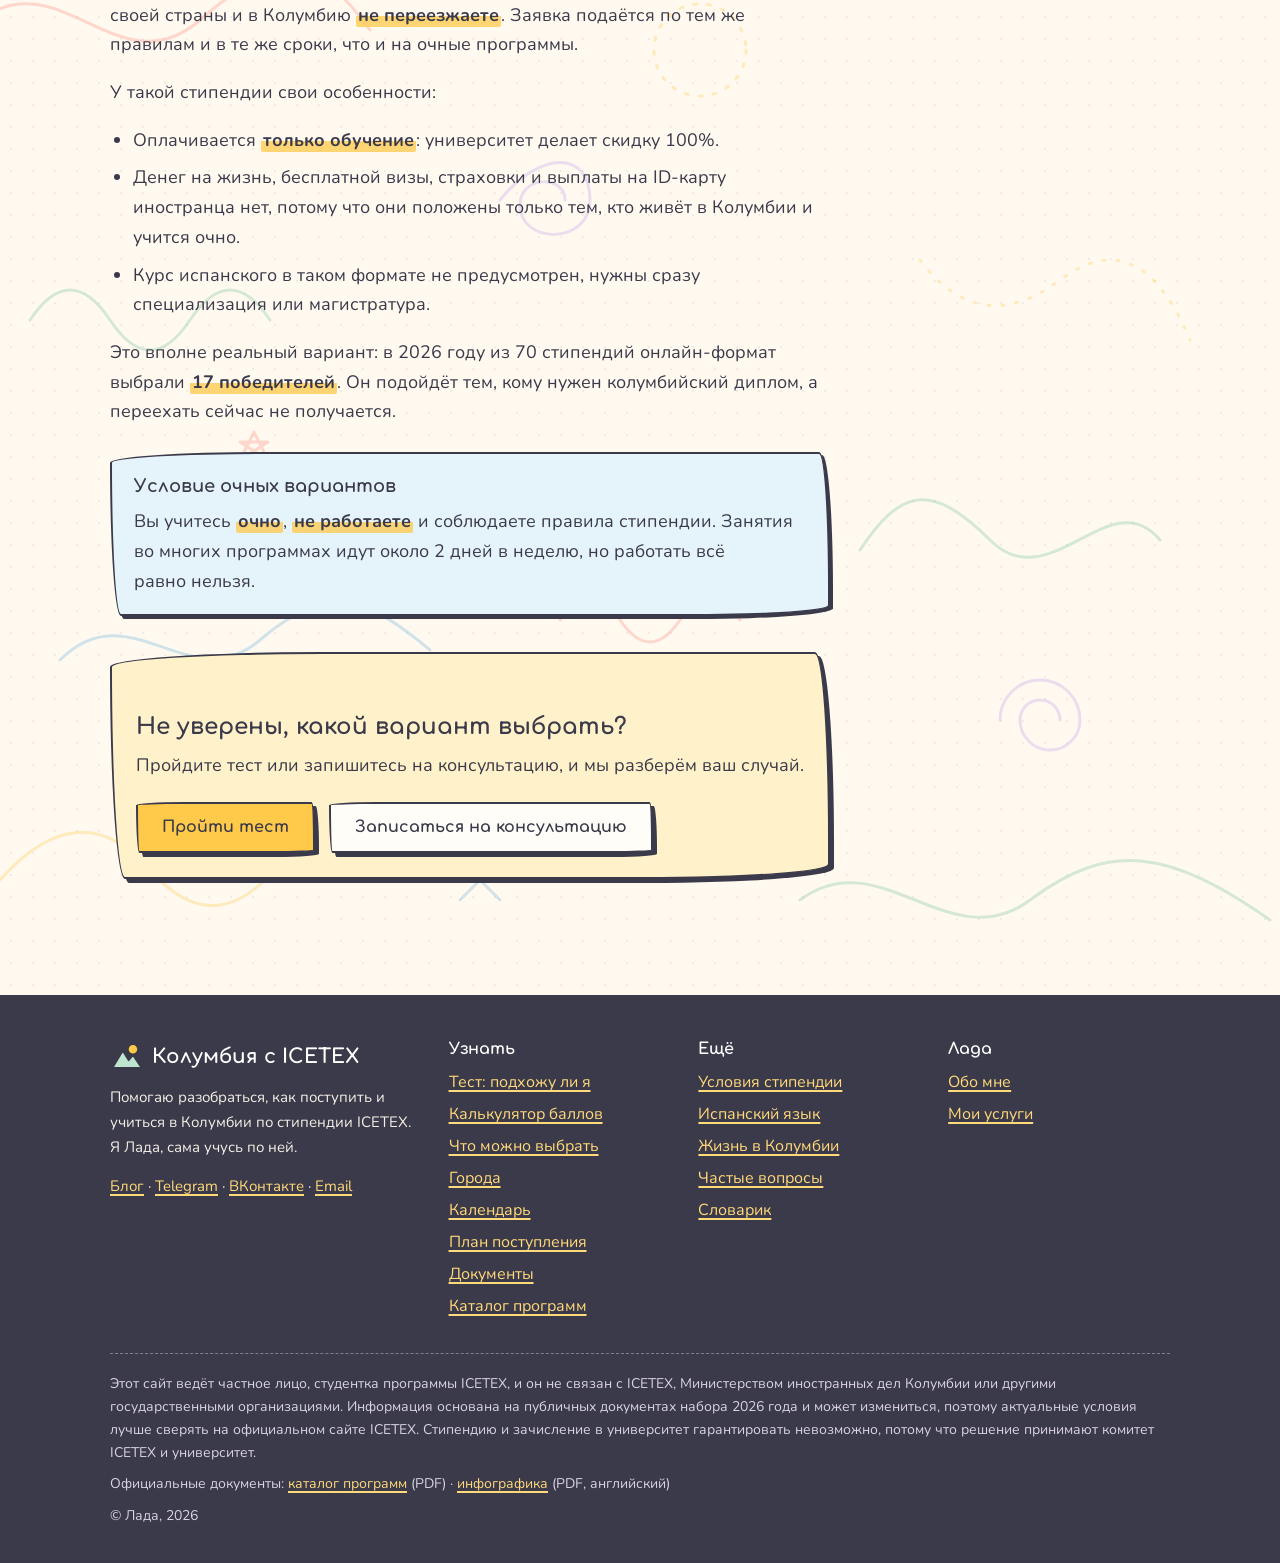
<file: varianty/index.html>
<!DOCTYPE html>
<html lang="ru">
<head>
<meta charset="utf-8">
<meta name="viewport" content="width=device-width, initial-scale=1">
<title>Что можно выбрать по ICETEX: 4 варианта учёбы</title>
<meta name="description" content="Специализация, магистратура и курс языка вместе с ними: сколько длится каждый вариант и кому подойдёт.">
<meta property="og:type" content="website">
<meta property="og:locale" content="ru_RU">
<meta property="og:title" content="Что можно выбрать по ICETEX: 4 варианта учёбы">
<meta property="og:description" content="Специализация, магистратура и курс языка вместе с ними: сколько длится каждый вариант и кому подойдёт.">
<meta property="og:url" content="https://USERNAME.github.io/REPO/varianty/">
<meta name="theme-color" content="#FFC94A">
<link rel="icon" href="../assets/img/favicon.svg" type="image/svg+xml">
<link rel="preconnect" href="https://fonts.googleapis.com">
<link rel="preconnect" href="https://fonts.gstatic.com" crossorigin>
<link href="https://fonts.googleapis.com/css2?family=Caveat:wght@600&family=Comfortaa:wght@700&family=Nunito:wght@400;600;700;800&display=swap" rel="stylesheet">
<link rel="stylesheet" href="../assets/css/style.css">
</head>
<body>
<a class="skip-link" href="#main">Перейти к содержимому</a>

<!-- Плашка про ближайший набор: одинаковая на всех страницах -->
<div class="notice" role="note">
 <div class="notice__inner">
  <p>Следующий приём заявок по стипендии ICETEX: <mark class="hl hl--strong">весна 2027</mark>. <a href="../sroki/">Подробнее о сроках →</a></p>
 </div>
</div>

<header class="site-header">
 <div class="site-header__inner">
  <a class="logo" href="../" aria-label="На главную"><svg viewBox="0 0 40 40" aria-hidden="true"><circle cx="27" cy="12" r="6" fill="#FFC94A" stroke="#3B3A4A" stroke-width="2"/><path d="M3 34 L15 14 L22 25 L27 19 L37 34 Z" fill="#BFE6D0" stroke="#3B3A4A" stroke-width="2" stroke-linejoin="round"/></svg><span>Колумбия <em>с ICETEX</em></span></a>
  <button class="menu-toggle" type="button" aria-expanded="false" aria-controls="site-nav">Меню</button>
  <nav class="nav" id="site-nav" aria-label="Основное меню">
   <a href="../obo-mne/">Обо мне</a><a href="../varianty/" aria-current="page">Варианты</a><a href="../katalog/">Программы</a><a href="../goroda/">Города</a><a href="../sroki/">Сроки</a><a href="../baly/">Баллы</a><a href="../usloviya/">Условия</a><a href="../byudzhet/">Жизнь</a><a href="../uslugi/">Услуги</a>
   <a class="btn" href="../test/">Пройти тест</a>
  </nav>
 </div>
</header>

<main id="main">
<section class="page-head"><div class="container"><nav class="crumbs" aria-label="Хлебные крошки"><a href="../">Главная</a> / Что можно выбрать</nav><h1><mark class="hl">4</mark> варианта учёбы по стипендии ICETEX</h1><p class="lead">Выбрать проще всего, ответив себе на 2 вопроса:<br><mark class="hl">сколько времени вы готовы учиться</mark> и <mark class="hl">насколько уверенно вы говорите по-испански</mark>.</p><span class="checked">Проверено по <span data-cfg-date>набору 2026 года</span></span></div></section><section class="section" style="padding-top:8px"><div class="container"><div class="text prose"><div class="table-wrap "><table><thead><tr><th scope="col">Вариант</th><th scope="col">Длительность</th><th scope="col">Кому подойдёт</th></tr></thead><tbody><tr><td><strong>Специализация</strong></td><td>6 месяцев или 1 год</td><td>Тем, кто хочет глубже изучить одну практическую тему и уже хорошо знает испанский</td></tr><tr><td><strong>Магистратура</strong></td><td>1,5 года или 2 года</td><td>Тем, кому нужен диплом магистра и кто уже хорошо знает испанский</td></tr><tr><td><strong>Курс языка и специализация</strong></td><td>Курс 6 месяцев, затем 6 месяцев или 1 год</td><td>Тем, кому нужно подтянуть испанский и пройти короткую программу</td></tr><tr><td><strong>Курс языка и магистратура</strong></td><td>Курс 6 месяцев, затем 1,5 или 2 года</td><td>Тем, кому нужно подтянуть испанский и получить диплом магистра</td></tr></tbody></table></div><h2 id="specializaciya">Что такое специализация?</h2>
<p>Это программа после бакалавриата на <mark class="hl">1–2 семестра</mark>, посвящённая одной практической теме, например налогам или управлению проектами. Она завершается официальным дипломом университета.</p>
<h2 id="kurs-yazyka">Как работает курс языка?</h2>
<p>Курс языка идёт <mark class="hl">только вместе</mark> со специализацией или магистратурой, отдельно его получить нельзя. Вы можете поступить сразу в университет, а можете сначала пройти курс 6 месяцев и затем начать основную программу. Для заявки вам понадобятся <mark class="hl">2 письма о зачислении</mark>, на курс и на программу. После курса основная программа начинается сразу, без возможности отложить, и всё это идёт по одной стипендии.</p>
<p>Какой уровень испанского нужен для каждого варианта, читайте на странице <a href="../ispanskij/">«Испанский»</a>.</p>
<h2 id="online">Есть ли онлайн-стипендия?</h2>
<p>Да. В каталоге набора есть программы в виртуальном формате, вы учитесь из своей страны и в Колумбию <mark class="hl">не переезжаете</mark>. Заявка подаётся по тем же правилам и в те же сроки, что и на очные программы.</p>
<p>У такой стипендии свои особенности:</p>
<ul>
 <li>Оплачивается <mark class="hl">только обучение</mark>: университет делает скидку 100%.</li>
 <li>Денег на жизнь, бесплатной визы, страховки и выплаты на ID-карту иностранца нет, потому что они положены только тем, кто живёт в Колумбии и учится очно.</li>
 <li>Курс испанского в таком формате не предусмотрен, нужны сразу специализация или магистратура.</li>
</ul>
<p>Это вполне реальный вариант: в 2026 году из 70 стипендий онлайн-формат выбрали <mark class="hl">17 победителей</mark>. Он подойдёт тем, кому нужен колумбийский диплом, а переехать сейчас не получается.</p>
<div class="callout callout--sky"><strong class="callout__title">Условие очных вариантов</strong><p>Вы учитесь <mark class="hl">очно</mark>, <mark class="hl">не работаете</mark> и соблюдаете правила стипендии. Занятия во многих программах идут около 2 дней в неделю, но работать всё равно нельзя.</p></div><div class="card card--sun cta-box"><h3>Не уверены, какой вариант выбрать?</h3><p>Пройдите тест или запишитесь на консультацию, и мы разберём ваш случай.</p><div class="btn-row"><a class="btn " href="../test/">Пройти тест</a><a class="btn btn--ghost" href="../uslugi/#zapis">Записаться на консультацию</a></div></div></div></div></section>
</main>

<div class="float-cta"><a class="btn" href="../test/">Пройти тест</a></div>

<footer class="site-footer">
 <div class="container">
  <div class="footer__grid">
   <div class="footer__about">
    <a class="logo" href="../" style="color:#fff"><svg viewBox="0 0 40 40" aria-hidden="true"><circle cx="27" cy="12" r="6" fill="#FFC94A" stroke="#3B3A4A" stroke-width="2"/><path d="M3 34 L15 14 L22 25 L27 19 L37 34 Z" fill="#BFE6D0" stroke="#3B3A4A" stroke-width="2" stroke-linejoin="round"/></svg><span>Колумбия с ICETEX</span></a>
    <p style="margin-top:12px">Помогаю разобраться, как поступить и учиться в Колумбии по стипендии ICETEX. Я Лада, сама учусь по ней.</p>
    <p><a data-cfg="instagram" class="is-todo " href="#">Блог</a> · <a data-cfg="telegram" class="is-todo " href="#">Telegram</a> · <a data-cfg="vk" class="is-todo " href="#">ВКонтакте</a> · <a data-cfg="email" class="is-todo " href="#">Email</a></p>
   </div>
   <div><h4>Узнать</h4><ul><li><a href="../test/">Тест: подхожу ли я</a></li><li><a href="../baly/">Калькулятор баллов</a></li><li><a href="../varianty/">Что можно выбрать</a></li><li><a href="../goroda/">Города</a></li><li><a href="../sroki/">Календарь</a></li><li><a href="../plan/">План поступления</a></li><li><a href="../dokumenty/">Документы</a></li><li><a href="../katalog/">Каталог программ</a></li></ul></div>
   <div><h4>Ещё</h4><ul><li><a href="../usloviya/">Условия стипендии</a></li><li><a href="../ispanskij/">Испанский язык</a></li><li><a href="../byudzhet/">Жизнь в Колумбии</a></li><li><a href="../voprosy/">Частые вопросы</a></li><li><a href="../slovar/">Словарик</a></li></ul></div>
   <div><h4>Лада</h4><ul><li><a href="../obo-mne/">Обо мне</a></li><li><a href="../uslugi/">Мои услуги</a></li></ul></div>
  </div>
  <div class="disclaimer">
   <p>Этот сайт ведёт частное лицо, студентка программы ICETEX, и он не связан с ICETEX, Министерством иностранных дел Колумбии или другими государственными организациями. Информация основана на публичных документах набора 2026 года и может измениться, поэтому актуальные условия лучше сверять на официальном сайте ICETEX. Стипендию и зачисление в университет гарантировать невозможно, потому что решение принимают комитет ICETEX и университет.</p>
   <p>Официальные документы: <a data-cfg="catalog" href="#">каталог программ</a> (PDF) · <a data-cfg="info" href="#">инфографика</a> (PDF, английский)</p>
   <p>© Лада, 2026</p>
  </div>
 </div>
</footer>

<script src="../assets/js/config.js"></script>
<script src="../assets/js/main.js"></script>
</body>
</html>
</file>
<file: assets/css/style.css>
/* ==========================================================================
   Сайт «Колумбия по стипендии ICETEX» — единый файл стилей
   Стиль: светлый «нарисованный от руки» (бумага, контур чернилами, маркер).
   Структура файла:
     1. Переменные (цвета, шрифты, радиусы)
     2. Базовые стили
     3. Макет (контейнеры, сетки)
     4. Плашка про набор и шапка
     5. Кнопки, карточки, бейджи, декор
     6. Главная: первый экран и блоки
     7. Заголовок внутренней страницы
     8. Текстовые страницы, списки, шаги
     9. Таблицы
    10. FAQ (аккордеон)
    11. Тест и калькулятор
    12. Города (фильтры)
    13. Формы
    14. Подвал
    15. Мобильная версия и доступность
   ========================================================================== */

/* ---------- 1. Переменные ---------- */
:root {
  --paper: #FFF9F0;        /* фон страницы */
  --paper-2: #FFF3E0;      /* чуть темнее, для полос */
  --card: #FFFDF8;         /* карточки */
  --ink: #3B3A4A;          /* основной текст и контуры */
  --ink-soft: #5F5E70;     /* вторичный текст (контраст на фоне > 4.5:1) */
  --mango: #FFC94A;        /* акцент: кнопки, маркер */
  --sky: #A8D8F0;
  --coral: #FF8C7A;
  --coral-text: #C4493A;   /* коралловый для текста */
  --mint: #BFE6D0;
  --lavender: #DCD0F2;
  --danger-bg: #FFE3DE;
  --ok-bg: #DFF3E7;

  /* «нарисованная» неровная рамка */
  --sketch: 255px 18px 225px 18px / 18px 225px 18px 255px;
  --sketch-2: 18px 225px 18px 255px / 255px 18px 225px 18px;

  --font-head: 'Comfortaa', 'Trebuchet MS', sans-serif;
  --font-body: 'Nunito', 'Segoe UI', sans-serif;
  --font-hand: 'Caveat', 'Segoe Script', cursive;

  --shadow: 4px 4px 0 var(--ink);
  --shadow-sm: 3px 3px 0 var(--ink);
  --line: 2px solid var(--ink);
  --maxw: 1100px;
  --textw: 720px;
}

/* ---------- 2. Базовые стили ---------- */
*, *::before, *::after { box-sizing: border-box; }
html { scroll-behavior: smooth; scroll-padding-top: 90px; -webkit-text-size-adjust: 100%; }
body {
  margin: 0;
  font-family: var(--font-body);
  font-size: 18px;
  line-height: 1.65;
  color: var(--ink);
  background-color: var(--paper);
  /* едва заметная «тетрадная» точка */
  background-image: radial-gradient(rgba(59,58,74,.07) 1px, transparent 1px);
  background-size: 22px 22px;
}
img, svg { max-width: 100%; display: block; }
a { color: var(--coral-text); text-decoration-thickness: 2px; text-underline-offset: 3px; }
a:hover { color: var(--ink); }
h1, h2, h3, h4 { font-family: var(--font-head); line-height: 1.25; margin: 0 0 .6em; color: var(--ink); }
h1 { font-size: clamp(28px, 5vw, 44px); }
h2 { font-size: clamp(24px, 3.6vw, 32px); }
h3 { font-size: clamp(19px, 2.6vw, 23px); }
p { margin: 0 0 1em; }
ul, ol { padding-left: 1.3em; margin: 0 0 1em; }
li { margin-bottom: .45em; }
hr { border: 0; border-top: 2px dashed rgba(59,58,74,.3); margin: 2em 0; }
:focus-visible { outline: 3px solid var(--coral-text); outline-offset: 3px; }
.skip-link {
  position: absolute; left: -999px; top: 8px; background: var(--mango); color: var(--ink);
  padding: 8px 14px; border: var(--line); border-radius: 10px; z-index: 100;
}
.skip-link:focus { left: 8px; }
.visually-hidden {
  position: absolute !important; width: 1px; height: 1px; overflow: hidden;
  clip: rect(0 0 0 0); white-space: nowrap;
}

/* ---------- 3. Макет ---------- */
.container { width: 100%; max-width: var(--maxw); margin: 0 auto; padding: 0 20px; }
.text { max-width: var(--textw); }
.section { padding: 56px 0; }
.section--tint { background: var(--paper-2); border-block: 2px dashed rgba(59,58,74,.25); }
.grid { display: grid; gap: 22px; }
.grid--2 { grid-template-columns: repeat(2, 1fr); }
.grid--3 { grid-template-columns: repeat(3, 1fr); }
.grid--4 { grid-template-columns: repeat(4, 1fr); }
.center { text-align: center; }
.stack > * + * { margin-top: 1.2em; }

/* ---------- 4. Плашка и шапка ---------- */
.notice {
  background: var(--mango);
  border-bottom: var(--line);
  font-size: 15px;
  line-height: 1.5;
}
.notice__inner { display: flex; gap: 12px; align-items: flex-start; padding: 10px 20px; max-width: var(--maxw); margin: 0 auto; }
.notice__icon { font-size: 20px; line-height: 1.3; }
.notice p { margin: 0; }
.notice a { color: var(--ink); font-weight: 700; white-space: nowrap; }

.site-header {
  position: sticky; top: 0; z-index: 50;
  background: rgba(255,249,240,.96);
  backdrop-filter: blur(6px);
  border-bottom: 2px solid var(--ink);
}
.site-header__inner { display: flex; align-items: center; gap: 18px; padding: 10px 20px; max-width: var(--maxw); margin: 0 auto; }
.logo {
  font-family: var(--font-head); font-weight: 700; font-size: 20px; color: var(--ink);
  text-decoration: none; display: flex; align-items: center; gap: 8px; white-space: nowrap;
}
.logo svg { width: 34px; height: 34px; }
.logo span em { font-style: normal; background: linear-gradient(transparent 60%, var(--mango) 60%); }
.nav { margin-left: auto; display: flex; align-items: center; gap: 4px; }
.nav a {
  font-family: var(--font-head); font-weight: 700; font-size: 14px; color: var(--ink);
  text-decoration: none; padding: 8px 10px; border-radius: 10px;
}
.nav a:hover { background: var(--lavender); }
.nav a[aria-current="page"] { background: var(--mango); border: 2px solid var(--ink); padding: 6px 8px; }
.nav .btn { margin-left: 6px; padding: 8px 14px; font-size: 14px; box-shadow: var(--shadow-sm); }
.menu-toggle {
  display: none; margin-left: auto; background: var(--mango); border: var(--line);
  border-radius: 12px; padding: 8px 14px; font: 700 15px var(--font-head); color: var(--ink);
  cursor: pointer; box-shadow: var(--shadow-sm);
}

/* ---------- 5. Кнопки, карточки, декор ---------- */
.btn {
  display: inline-flex; align-items: center; justify-content: center; gap: 8px;
  font-family: var(--font-head); font-weight: 700; font-size: 16px; line-height: 1.2;
  color: var(--ink); background: var(--mango);
  border: var(--line); border-radius: var(--sketch); padding: 14px 24px;
  text-decoration: none; cursor: pointer; box-shadow: var(--shadow);
  transition: transform .15s ease, box-shadow .15s ease;
}
.btn:hover { transform: translate(-2px,-2px); box-shadow: 6px 6px 0 var(--ink); color: var(--ink); }
.btn:active { transform: translate(2px,2px); box-shadow: 1px 1px 0 var(--ink); }
.btn--ghost { background: var(--card); }
.btn--coral { background: var(--coral); }
.btn--block { width: 100%; }
.btn[disabled] { opacity: .55; cursor: not-allowed; }
.btn-row { display: flex; flex-wrap: wrap; gap: 14px; margin-top: 1.2em; }

.card {
  background: var(--card); border: var(--line); border-radius: var(--sketch);
  padding: 24px; box-shadow: var(--shadow); position: relative;
}
.card--sky { background: #E5F4FB; }
.card--mint { background: #E7F6EE; }
.card--lavender { background: #EFE9FA; }
.card--sun { background: #FFF1C9; }
.card h3 { margin-bottom: .4em; }
.card p:last-child, .card ul:last-child { margin-bottom: 0; }
.card--link { text-decoration: none; color: var(--ink); display: block; transition: transform .15s, box-shadow .15s; }
.card--link:hover { transform: translate(-2px,-2px); box-shadow: 6px 6px 0 var(--ink); color: var(--ink); }
.card__emoji { font-size: 34px; line-height: 1; margin-bottom: 10px; }
.card__more { font-family: var(--font-head); font-weight: 700; color: var(--coral-text); margin-top: 10px; display: inline-block; }

/* заголовок с маркером */
.marker { background: linear-gradient(transparent 58%, var(--mango) 58%, var(--mango) 92%, transparent 92%); padding: 0 .12em; }
.marker--sky { background: linear-gradient(transparent 58%, var(--sky) 58%, var(--sky) 92%, transparent 92%); }
.marker--coral { background: linear-gradient(transparent 58%, #FFC1B6 58%, #FFC1B6 92%, transparent 92%); }

/* рукописная подпись */
.note { font-family: var(--font-hand); font-size: 26px; line-height: 1.2; color: var(--coral-text); }
.eyebrow { font-family: var(--font-hand); font-size: 26px; color: var(--coral-text); margin-bottom: 4px; }

.badge {
  display: inline-block; background: var(--lavender); border: 2px solid var(--ink);
  border-radius: 999px; padding: 3px 14px; font: 700 14px var(--font-head);
}
.badge--mango { background: var(--mango); }
.badge--mint { background: var(--mint); }
.badge--sky { background: var(--sky); }

/* «скотч» для фото */
.tape { position: relative; }
.tape::before {
  content: ""; position: absolute; top: -14px; left: 50%; width: 90px; height: 28px;
  transform: translateX(-50%) rotate(-3deg); background: rgba(255,201,74,.75);
  border: 1px dashed rgba(59,58,74,.35); z-index: 2;
}

/* пометки «заполнить» (видны, пока вы не вписали свои данные) */
mark.todo {
  background: #FFE08A; color: var(--ink); padding: 0 .3em; border-radius: 6px;
  border: 1.5px dashed var(--coral-text); font-weight: 700;
}
.is-todo { opacity: .6; }

/* ---------- 6. Главная ---------- */
.hero { padding: 48px 0 40px; position: relative; overflow: hidden; }
.hero__grid { display: grid; grid-template-columns: 1.25fr .75fr; gap: 36px; align-items: center; }
.hero h1 { margin-bottom: .5em; }
.hero__sub { font-size: 20px; color: var(--ink); max-width: 640px; }
.hero__author { font-family: var(--font-hand); font-size: 25px; line-height: 1.3; color: var(--coral-text); margin: 1em 0; }
.hero__hint { font-size: 15px; color: var(--ink-soft); margin-top: .8em; }
.hero__art { position: relative; min-height: 280px; }
.hero__art svg { width: 100%; height: auto; }

.checks { list-style: none; padding: 0; }
.checks li { position: relative; padding-left: 38px; margin-bottom: .9em; }
.checks li::before {
  content: "✓"; position: absolute; left: 0; top: 0; width: 26px; height: 26px; text-align: center;
  line-height: 24px; font-weight: 800; background: var(--mint); border: 2px solid var(--ink);
  border-radius: 50% 40% 50% 45%;
}

.steps { counter-reset: step; list-style: none; padding: 0; display: grid; gap: 18px; }
.steps > li {
  counter-increment: step; position: relative; background: var(--card); border: var(--line);
  border-radius: var(--sketch-2); padding: 18px 20px 18px 74px; box-shadow: var(--shadow-sm); margin: 0;
}
.steps > li::before {
  content: counter(step); position: absolute; left: 18px; top: 16px; width: 40px; height: 40px;
  display: grid; place-items: center; font: 700 20px var(--font-head); background: var(--mango);
  border: var(--line); border-radius: 50% 45% 55% 45%;
}
.steps > li strong:first-child { font-family: var(--font-head); }

.doubt { border-left: 6px solid var(--coral); padding: 4px 0 4px 18px; margin-bottom: 1.4em; }
.doubt h3 { margin-bottom: .2em; font-size: 19px; }

.cta-final { text-align: center; padding: 40px 24px; }
.cta-final h2 { max-width: 640px; margin-inline: auto; }

/* ---------- 7. Заголовок внутренней страницы ---------- */
.page-head { padding: 36px 0 24px; }
.crumbs { font-size: 14px; color: var(--ink-soft); margin-bottom: 14px; }
.crumbs a { color: var(--ink-soft); }
.page-head h1 { margin-bottom: .4em; }
.lead { font-size: 20px; max-width: 760px; }
.checked { display: inline-block; margin-top: .4em; font-size: 14px; color: var(--ink-soft); }

/* ---------- 8. Текстовые страницы ---------- */
.prose h2 { margin-top: 1.8em; }
.prose h3 { margin-top: 1.5em; }
.prose > :first-child { margin-top: 0; }
.callout {
  border: var(--line); border-radius: var(--sketch); padding: 18px 22px; background: #FFF1C9;
  margin: 1.4em 0; box-shadow: var(--shadow-sm);
}
.callout--sky { background: #E5F4FB; }
.callout--mint { background: #E7F6EE; }
.callout--coral { background: var(--danger-bg); }
.callout > :last-child { margin-bottom: 0; }
.callout strong.callout__title { font-family: var(--font-head); display: block; margin-bottom: .3em; }
.cta-box { margin: 2em 0 0; }
.toc { display: flex; flex-wrap: wrap; gap: 10px; margin: 0 0 1.6em; padding: 0; list-style: none; }
.toc a { display: inline-block; padding: 6px 14px; border: 2px solid var(--ink); border-radius: 999px; background: var(--card); text-decoration: none; color: var(--ink); font: 700 14px var(--font-head); }
.toc a:hover { background: var(--mango); }

.timeline { list-style: none; padding: 0; border-left: 3px dashed var(--ink); margin-left: 12px; }
.timeline li { position: relative; padding: 0 0 14px 28px; margin: 0; }
.timeline li::before { content: ""; position: absolute; left: -11px; top: 8px; width: 18px; height: 18px; background: var(--mango); border: 2px solid var(--ink); border-radius: 50%; }

.photo-frame {
  background: var(--lavender); border: var(--line); border-radius: var(--sketch); padding: 12px;
  box-shadow: var(--shadow); aspect-ratio: 4/5; display: grid; place-items: center; overflow: hidden; position: relative;
}
.photo-frame img { width: 100%; height: 100%; object-fit: cover; border-radius: 14px; }
.photo-frame__ph { text-align: center; font-family: var(--font-hand); font-size: 28px; padding: 20px; }

/* ---------- 9. Таблицы ---------- */
.table-wrap { overflow-x: auto; margin: 1.2em 0; border: var(--line); border-radius: 16px; background: var(--card); box-shadow: var(--shadow-sm); }
table { width: 100%; border-collapse: collapse; font-size: 16px; }
th, td { padding: 12px 14px; text-align: left; vertical-align: top; border-bottom: 1.5px dashed rgba(59,58,74,.35); }
thead th { background: var(--mango); font-family: var(--font-head); font-size: 14px; border-bottom: var(--line); white-space: nowrap; }
tbody tr:last-child td { border-bottom: 0; }
tbody tr:nth-child(even) { background: rgba(255,201,74,.10); }
td strong { font-family: var(--font-head); }
.pts { display: inline-block; min-width: 38px; text-align: center; padding: 1px 8px; border: 2px solid var(--ink); border-radius: 999px; font: 700 15px var(--font-head); }
.pts--20 { background: var(--mint); }
.pts--10 { background: var(--sky); }
.pts--5  { background: var(--lavender); }
tfoot td { font-weight: 800; background: var(--paper-2); }

/* ---------- 10. FAQ ---------- */
details.faq { background: var(--card); border: var(--line); border-radius: 16px; margin-bottom: 14px; box-shadow: var(--shadow-sm); }
details.faq summary {
  cursor: pointer; list-style: none; padding: 16px 52px 16px 20px; font: 700 17px var(--font-head); position: relative;
}
details.faq summary::-webkit-details-marker { display: none; }
details.faq summary::after {
  content: "+"; position: absolute; right: 16px; top: 50%; transform: translateY(-50%);
  width: 28px; height: 28px; line-height: 24px; text-align: center; font-size: 22px;
  background: var(--mango); border: 2px solid var(--ink); border-radius: 50%;
}
details.faq[open] summary::after { content: "–"; }
details.faq .faq__body { padding: 0 20px 18px; }
details.faq .faq__body p:last-child { margin: 0; }

/* ---------- 11. Тест и калькулятор ---------- */
.quiz { display: grid; gap: 16px; }
.q {
  background: var(--card); border: var(--line); border-radius: var(--sketch-2); padding: 18px 20px;
  box-shadow: var(--shadow-sm); border-inline-start-width: 6px;
}
.q.is-yes { border-inline-start-color: #2F9E6B; }
.q.is-no { border-inline-start-color: var(--coral-text); }
.q fieldset { border: 0; margin: 0; padding: 0; }
.q legend { font-weight: 700; padding: 0; margin-bottom: 10px; }
.q__num { font-family: var(--font-head); color: var(--coral-text); margin-right: 6px; }
.choice { display: inline-flex; gap: 10px; margin-right: 12px; }
.choice input { position: absolute; opacity: 0; }
.choice span {
  display: inline-block; padding: 8px 22px; border: var(--line); border-radius: 999px; background: var(--paper);
  font: 700 15px var(--font-head); cursor: pointer; transition: background .15s;
}
.choice input:focus-visible + span { outline: 3px solid var(--coral-text); outline-offset: 2px; }
.choice input:checked + span { background: var(--mango); box-shadow: 2px 2px 0 var(--ink); }
.quiz-progress { height: 14px; border: var(--line); border-radius: 999px; background: var(--card); overflow: hidden; margin-bottom: 8px; }
.quiz-progress i { display: block; height: 100%; width: 0; background: var(--mango); border-right: 2px solid var(--ink); transition: width .3s; }
.quiz-progress-label { font-size: 14px; color: var(--ink-soft); margin-bottom: 18px; }

.result { display: none; margin-top: 28px; }
.result.is-shown { display: block; animation: pop .35s ease; }
.result__score { font: 700 clamp(40px, 8vw, 64px) var(--font-head); line-height: 1; }
.result__score small { font-size: .4em; color: var(--ink-soft); }
.meter { height: 22px; border: var(--line); border-radius: 999px; background: var(--card); overflow: hidden; margin: 14px 0; }
.meter i { display: block; height: 100%; width: 0; background: linear-gradient(90deg, var(--mango), var(--coral)); transition: width .5s ease; }
@keyframes pop { from { opacity: 0; transform: translateY(8px); } to { opacity: 1; transform: none; } }

.calc-grid { display: grid; grid-template-columns: repeat(2, 1fr); gap: 18px; }
.field { display: grid; gap: 6px; }
.field > label, .field > .label { font: 700 15px var(--font-head); }
.field small { color: var(--ink-soft); font-size: 14px; line-height: 1.4; }

/* ---------- 12. Города ---------- */
.filters { display: flex; flex-wrap: wrap; gap: 10px; align-items: center; margin: 1.2em 0 .6em; }
.chip {
  padding: 8px 16px; border: var(--line); border-radius: 999px; background: var(--card);
  font: 700 14px var(--font-head); color: var(--ink); cursor: pointer;
}
.chip[aria-pressed="true"] { background: var(--mango); box-shadow: 2px 2px 0 var(--ink); }
.filters input[type="search"] { flex: 1 1 200px; max-width: 280px; }
.count-note { font-size: 14px; color: var(--ink-soft); }
th button.sort { all: unset; cursor: pointer; font: inherit; }
th button.sort:focus-visible { outline: 3px solid var(--coral-text); }
th button.sort::after { content: " ↕"; font-weight: 400; }
tr[hidden] { display: none; }

/* ---------- 13. Формы ---------- */
input[type="text"], input[type="email"], input[type="search"], select, textarea {
  width: 100%; font: 400 17px var(--font-body); color: var(--ink); background: var(--card);
  border: var(--line); border-radius: 14px; padding: 12px 14px;
}
textarea { min-height: 120px; resize: vertical; }
select { appearance: auto; }
input:focus, select:focus, textarea:focus { outline: 3px solid var(--sky); outline-offset: 1px; }
.consent { display: flex; gap: 10px; align-items: flex-start; font-size: 15px; line-height: 1.45; }
.consent input { width: 22px; height: 22px; margin-top: 2px; flex: none; accent-color: var(--coral-text); }
.form { display: grid; gap: 14px; }
.form__msg { display: none; padding: 12px 16px; border: var(--line); border-radius: 12px; font-weight: 700; }
.form__msg.is-shown { display: block; }
.form__msg--ok { background: var(--ok-bg); }
.form__msg--err { background: var(--danger-bg); }
.hp { position: absolute; left: -9999px; }
.subscribe { display: grid; grid-template-columns: 1fr 1fr; gap: 28px; align-items: center; }
.subscribe__row { display: flex; gap: 10px; flex-wrap: wrap; }
.subscribe__row input { flex: 1 1 220px; }

/* ---------- 14. Подвал ---------- */
.site-footer { background: var(--ink); color: #F5EFE6; margin-top: 60px; padding: 44px 0 28px; }
.site-footer a { color: #FFD97A; }
.site-footer a:hover { color: #fff; }
.footer__grid { display: grid; grid-template-columns: 1.4fr 1fr 1fr 1fr; gap: 28px; }
.footer__grid h4 { color: #fff; font-size: 16px; margin-bottom: .6em; }
.footer__grid ul { list-style: none; padding: 0; margin: 0; }
.footer__grid li { margin-bottom: .35em; font-size: 16px; }
.footer__about { font-size: 15px; }
.disclaimer { border-top: 1px dashed rgba(255,255,255,.35); margin-top: 28px; padding-top: 18px; font-size: 14px; color: #D9D3E3; }
.disclaimer p { margin-bottom: .6em; }

/* плавающая кнопка «Пройти тест» на телефоне */
.float-cta { display: none; }

/* ---------- 15. Мобильная версия и доступность ---------- */
@media (max-width: 1120px) {
  .grid--4 { grid-template-columns: repeat(2, 1fr); }
  .footer__grid { grid-template-columns: 1fr 1fr; }
  .nav a { padding: 8px 6px; font-size: 13px; }
}
@media (max-width: 1120px) {
  .menu-toggle { display: block; }
  .nav {
    display: none; position: absolute; left: 0; right: 0; top: 100%; flex-direction: column; align-items: stretch;
    gap: 2px; background: var(--paper); border-bottom: 2px solid var(--ink); padding: 12px 20px 18px;
    max-height: calc(100vh - 80px); overflow-y: auto;
  }
  .nav.is-open { display: flex; }
  .nav a { font-size: 17px; padding: 12px 10px; }
  .nav .btn { margin: 8px 0 0; text-align: center; }
  .site-header { position: sticky; }
}
@media (max-width: 720px) {
  body { font-size: 17px; }
  .section { padding: 40px 0; }
  .hero__grid, .subscribe { grid-template-columns: 1fr; }
  .hero__art { min-height: 0; max-width: 240px; margin: 0 auto; }
  .grid--2, .grid--3, .grid--4, .calc-grid { grid-template-columns: 1fr; }
  .btn { width: 100%; }
  .btn-row { flex-direction: column; }
  .steps > li { padding-left: 66px; }
  .footer__grid { grid-template-columns: 1fr; }
  .notice__inner { padding: 10px 16px; }
  .notice a { white-space: normal; }
  .float-cta {
    display: block; position: fixed; right: 14px; bottom: 14px; z-index: 40;
  }
  .float-cta .btn { width: auto; padding: 12px 18px; font-size: 15px; }
  table { font-size: 15px; }
  th, td { padding: 10px; }
}
@media (prefers-reduced-motion: reduce) {
  html { scroll-behavior: auto; }
  *, *::before, *::after { animation: none !important; transition: none !important; }
}
@media print {
  .notice, .site-header, .site-footer, .float-cta, .btn-row { display: none !important; }
  body { background: #fff; }
}

/* ---------- v2: маркер, иконки, аватар, карта, цены ---------- */
.hl { background: linear-gradient(transparent 55%, rgba(255,201,74,.75) 55%); color: inherit; padding: 0 2px; border-radius: 2px; font-weight: 700; }
.hl--strong { background: #fff; padding: 1px 8px; border: 2px solid var(--ink); border-radius: 999px; }
.ico { width: 44px; height: 44px; display: block; }
.ico--sm { width: 24px; height: 24px; flex: none; margin-top: 1px; }
.card__icon { margin-bottom: 8px; }
.author { display: flex; gap: 16px; align-items: center; margin: 18px 0; }
.author p { margin: 0; }
.avatar { flex: none; width: 96px; height: 96px; border-radius: 50%; border: var(--line); background: var(--lavender); overflow: hidden; display: grid; place-items: center; box-shadow: var(--shadow-sm); }
.avatar img { width: 100%; height: 100%; object-fit: cover; }
.avatar__ph { font: 700 36px var(--font-head); }
.about-grid { display: grid; grid-template-columns: 300px 1fr; gap: 36px; align-items: start; }
@media (max-width: 800px) { .about-grid { grid-template-columns: 1fr; } .about-grid .tape { max-width: 280px; } .author { align-items: flex-start; } .avatar { width: 72px; height: 72px; } }
.map-scroll { overflow-x: auto; -webkit-overflow-scrolling: touch; border: var(--line); border-radius: 16px; background: var(--card); padding: 8px; }
.map-scroll svg { min-width: 560px; width: 100%; height: auto; display: block; }
.map-hint { color: var(--ink-soft); font-size: 15px; }
.cost { font: 700 15px var(--font-head); white-space: nowrap; letter-spacing: 1px; }
.cost b { color: var(--ink); }
.cost { color: #C9C3D6; }
.price { font: 700 24px var(--font-head); margin: .4em 0; }
.price small { font: 400 14px var(--font-body); color: var(--ink-soft); display: block; }
.opt { font-weight: 400; color: var(--ink-soft); font-size: 14px; }
.figure { margin: 1.4em 0; }
.photo-frame--wide { aspect-ratio: 16/10; }
.contacts { list-style: none; padding: 0; }
.contacts li { margin-bottom: .4em; }
.unis { font-size: 14px; max-width: 380px; color: var(--ink-soft); }
.hero__art svg { max-width: 100%; }

/* ---------- v3: фоновые картинки под текстом, без значков ---------- */
.checks li::before { content: ""; width: 14px; height: 14px; top: 7px; left: 6px; background: var(--mango); border: 2px solid var(--ink); border-radius: 50% 40% 50% 45%; }
[class*="bg-"] { background-repeat: no-repeat; background-position: right -8px bottom -6px; background-size: 42% auto; }
.bg-mountains { background-image: url(../img/bg/mountains.svg); }
.bg-palms { background-image: url(../img/bg/palms.svg); }
.bg-coffee { background-image: url(../img/bg/coffee.svg); }
.bg-city { background-image: url(../img/bg/city.svg); }
.bg-road { background-image: url(../img/bg/road.svg); }
.bg-waves { background-image: url(../img/bg/waves.svg); }
[class*="bg-"] p { position: relative; max-width: 100%; }
.card[class*="bg-"] { padding-bottom: 40px; }
.notice__inner { align-items: center; justify-content: center; text-align: center; }

/* ---------- v3: интерактивные карты ---------- */
.map-hero .c { cursor: pointer; outline: none; }
.map-hero .c:hover path, .map-hero .c:focus path { fill: #FFE08A; }
.map-hero .c--col:hover path, .map-hero .c--col:focus path { fill: #FFB020; }
.map-tip { position: fixed; z-index: 50; max-width: 270px; background: var(--card); border: var(--line); border-radius: 14px; padding: 10px 14px; box-shadow: var(--shadow-sm); pointer-events: none; font-size: 14px; line-height: 1.4; }
.map-tip[hidden] { display: none; }
.map-tip strong { display: block; font-family: var(--font-head); font-size: 15px; }
.map-tip em { display: block; font-style: normal; color: var(--ink-soft); margin-top: 2px; }
.map-cities .city { cursor: pointer; outline: none; transition: opacity .15s; }
.map-cities .bound { opacity: 0; transition: opacity .15s; pointer-events: none; }
.map-cities .city:hover .bound, .map-cities .city:focus .bound { opacity: 1; }
.map-cities .lg { cursor: pointer; outline: none; }
.map-cities .lg:hover rect, .map-cities .lg:focus rect, .map-cities .lg.is-on rect { fill: #FFF3E0; }
.map-cities[class*="is-g"] .city, .map-cities[class*="is-g"] .lead { opacity: .18; }
.map-cities.is-g20 .city[data-pts="20"], .map-cities.is-g20 .lead[data-pts="20"],
.map-cities.is-g10 .city[data-pts="10"], .map-cities.is-g10 .lead[data-pts="10"],
.map-cities.is-g5 .city[data-pts="5"], .map-cities.is-g5 .lead[data-pts="5"] { opacity: 1; }
.map-cities.is-g20 .city[data-pts="20"] .bound, .map-cities.is-g10 .city[data-pts="10"] .bound, .map-cities.is-g5 .city[data-pts="5"] .bound { opacity: 1; }
.map-list { margin-top: 12px; min-height: 3em; }
.map-list strong { font-family: var(--font-head); }

/* ---------- v3: прочее ---------- */
.two-photos { display: grid; grid-template-columns: 1fr 1fr; gap: 16px; margin: 1.4em 0; }
.two-photos .photo-frame { aspect-ratio: 4/3; }
.photo-frame__ph { border: 2px dashed var(--ink-soft); border-radius: 14px; color: var(--ink-soft); font-size: 22px; }
@media (max-width: 600px) { .two-photos { grid-template-columns: 1fr; } }
.h1-line { display: block; }
h1 .hl { white-space: nowrap; }
.stat { font: 800 44px var(--font-head); line-height: 1; }
.stat small { display: block; font: 400 15px var(--font-body); color: var(--ink-soft); margin-top: 6px; }
.field-row { display: grid; grid-template-columns: 1fr 1fr; gap: 12px; }
@media (max-width: 600px) { .field-row { grid-template-columns: 1fr; } }
.choice span { font-size: 18px; }

.map-tip__img { display: block; width: 100%; max-height: 130px; object-fit: cover; border-radius: 10px; margin-bottom: 8px; }
.map-tip { max-width: 250px; }
h1, h2, h3, .lead { text-wrap: balance; }
p, li { text-wrap: pretty; }
.city-thumb { width: 56px; height: 40px; object-fit: cover; border-radius: 8px; border: 2px solid var(--ink); vertical-align: middle; margin-right: 8px; }

/* ---------- v5: каталог программ ---------- */
.prog-filters { display: grid; grid-template-columns: 2fr 1fr 1fr 1fr; gap: 14px; margin: 14px 0; }
@media (max-width: 800px) { .prog-filters { grid-template-columns: 1fr 1fr; } .prog-filters .field:first-child { grid-column: 1 / -1; } }
details.area { background: var(--card); border: var(--line); border-radius: 16px; box-shadow: var(--shadow-sm); margin: 0 0 14px; }
details.area[hidden] { display: none; }
details.area > summary { cursor: pointer; padding: 16px 20px; font: 700 18px var(--font-head); list-style: none; display: flex; justify-content: space-between; gap: 12px; align-items: center; }
details.area > summary::-webkit-details-marker { display: none; }
details.area > summary::after { content: "+"; font-size: 24px; line-height: 1; }
details.area[open] > summary::after { content: "\2212"; }
.area__count { background: var(--mango); border: 2px solid var(--ink); border-radius: 999px; padding: 0 10px; font-size: 15px; margin-left: auto; }
details.area .table-wrap { margin: 0; border: 0; border-top: var(--line); border-radius: 0 0 16px 16px; box-shadow: none; }
.prog-name strong { display: block; }
.prog-uni { display: block; color: var(--ink-soft); font-size: 14px; margin-top: 2px; }
.prog-table td, .prog-table th { font-size: 15px; }
.prog-table tr[hidden] { display: none; }
.nav a, .nav .btn { white-space: nowrap; }

/* ---------- v6: рисованный фон, памятка, статистика, блоки-призывы ---------- */
body {
  background-image: url("../img/bg/doodles.svg"), radial-gradient(rgba(59,58,74,.07) 1px, transparent 1px);
  background-size: 1400px auto, 22px 22px;
  background-repeat: repeat-y, repeat;
  background-position: center top, 0 0;
}
.section--tint { background: rgba(255,243,224,.78); }

.facts { list-style: none; padding: 0; margin: 18px 0 0; display: grid; grid-template-columns: repeat(4, 1fr); gap: 14px; }
.facts li { margin: 0; background: var(--card); border: var(--line); border-radius: 16px; box-shadow: var(--shadow-sm); padding: 14px 16px; }
.facts span { display: block; font-size: 14px; color: var(--ink-soft); }
.facts b { font: 800 17px/1.3 var(--font-head); display: block; margin-top: 2px; }
@media (max-width: 900px) { .facts { grid-template-columns: repeat(2, 1fr); } }
@media (max-width: 480px) { .facts { grid-template-columns: 1fr; } }
.why { display: grid; grid-template-columns: repeat(3, 1fr); gap: 16px; margin-top: 12px; }
.why__i { background-color: var(--card); border: var(--line); border-radius: 16px; box-shadow: var(--shadow-sm); padding: 16px 18px 36px; }
.why__i b { font: 800 19px var(--font-head); display: block; margin-bottom: 6px; }
.why__i p { margin: 0; font-size: 16px; }
@media (max-width: 900px) { .why { grid-template-columns: 1fr 1fr; } }
@media (max-width: 560px) { .why { grid-template-columns: 1fr; } }

.stats { align-items: stretch; }
.stat-card { display: flex; flex-direction: column; gap: 8px; }
.stat-card .stat { font-size: 72px; margin: 0; }
.stat-card .stat-cap { font: 700 18px/1.35 var(--font-head); margin: 0; }
.stat-card p { margin: 0; }
.dots { display: grid; grid-template-columns: repeat(14, 1fr); gap: 5px; margin-top: 8px; }
.dot { width: 100%; aspect-ratio: 1; border: 2px solid var(--ink); border-radius: 50%; background: var(--paper); display: block; }
.dot--r { background: #FF8C7A; }
.dot--inl { display: inline-block; width: 14px; vertical-align: -2px; margin-right: 6px; }
.years { list-style: none; padding: 0; margin: 6px 0 0; }
.years li { display: flex; align-items: center; gap: 14px; margin: 0 0 10px; }
.years b { font: 800 18px var(--font-head); width: 52px; }
.yr-dots { display: flex; gap: 6px; align-items: center; }
.yr-dots .dot { width: 22px; }
.yr-dots em { color: var(--ink-soft); font-size: 15px; }

.follow { display: flex; flex-direction: column; gap: 12px; }
.follow .btn { width: 100%; text-align: center; }
.docs-box ul { margin: 0; }
.blog-box { margin: 1.4em 0; }
.blog-box .btn { margin-top: 6px; }
</file>
